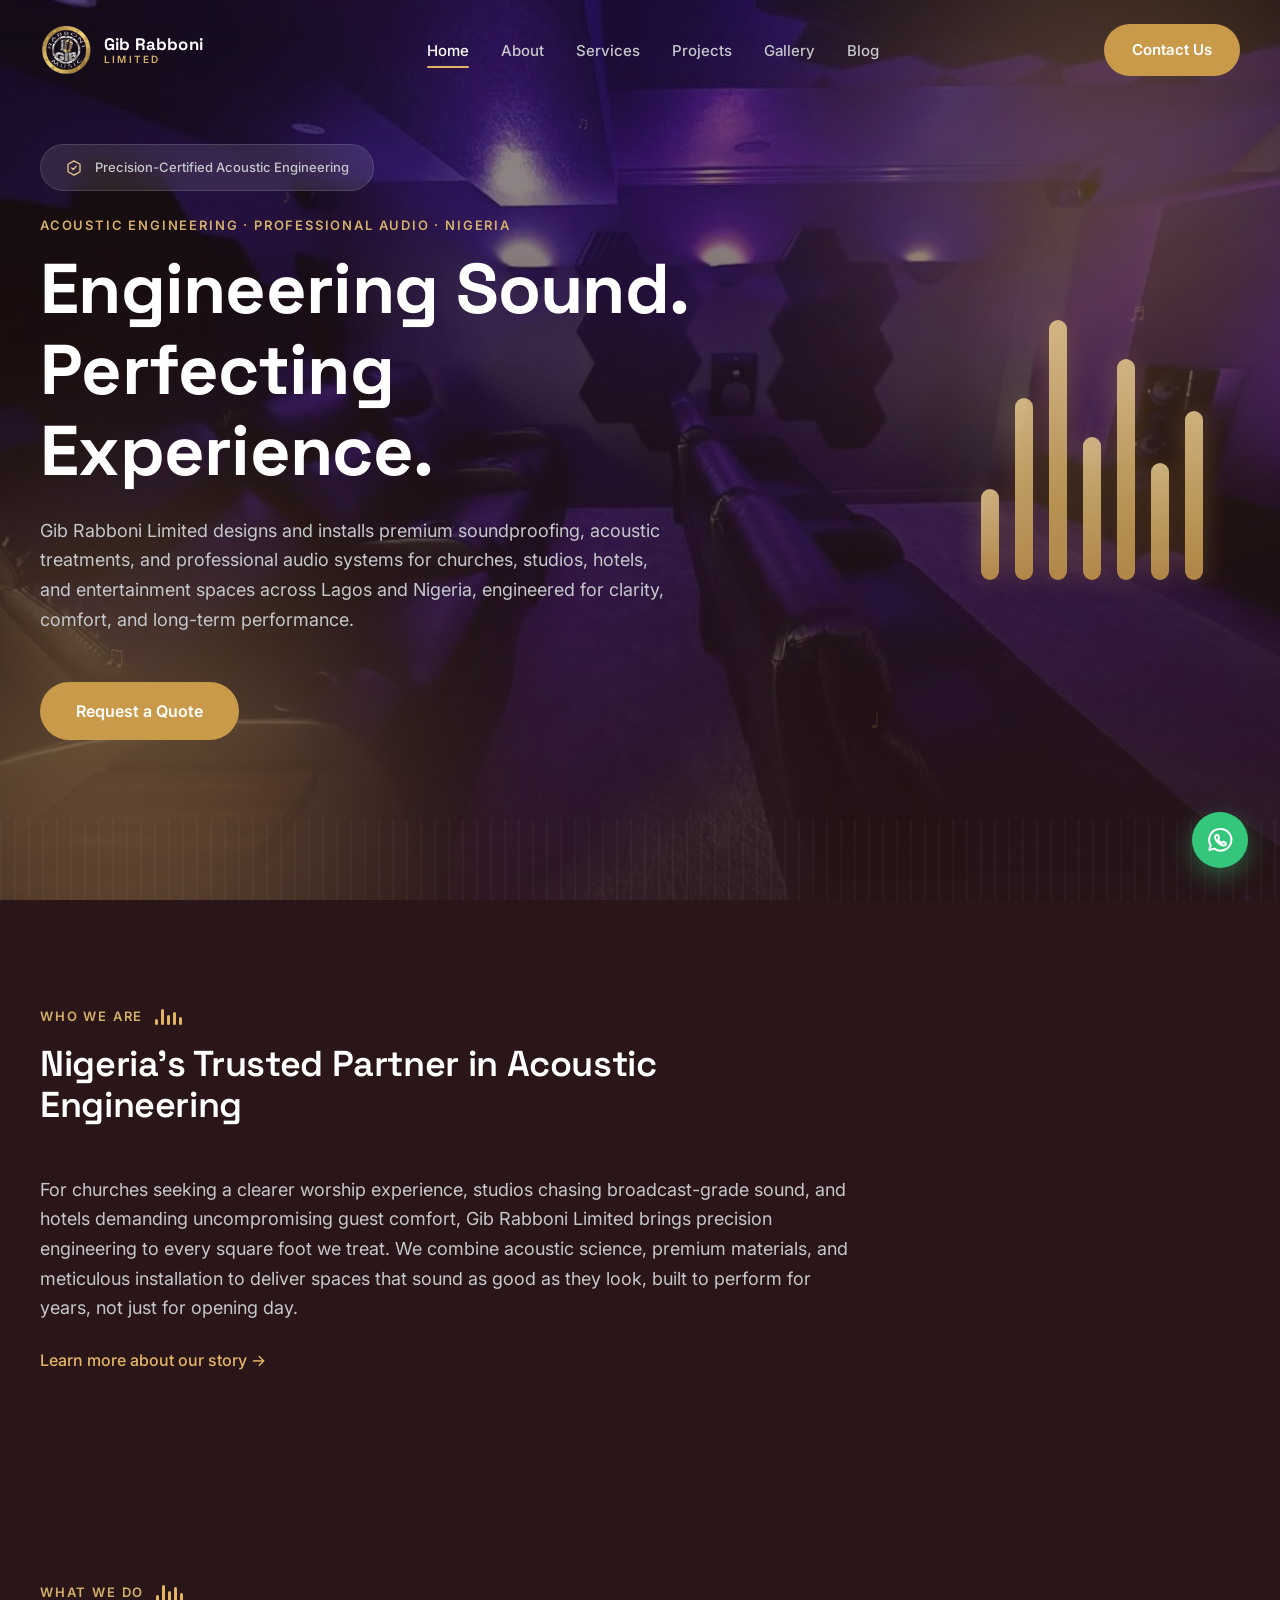
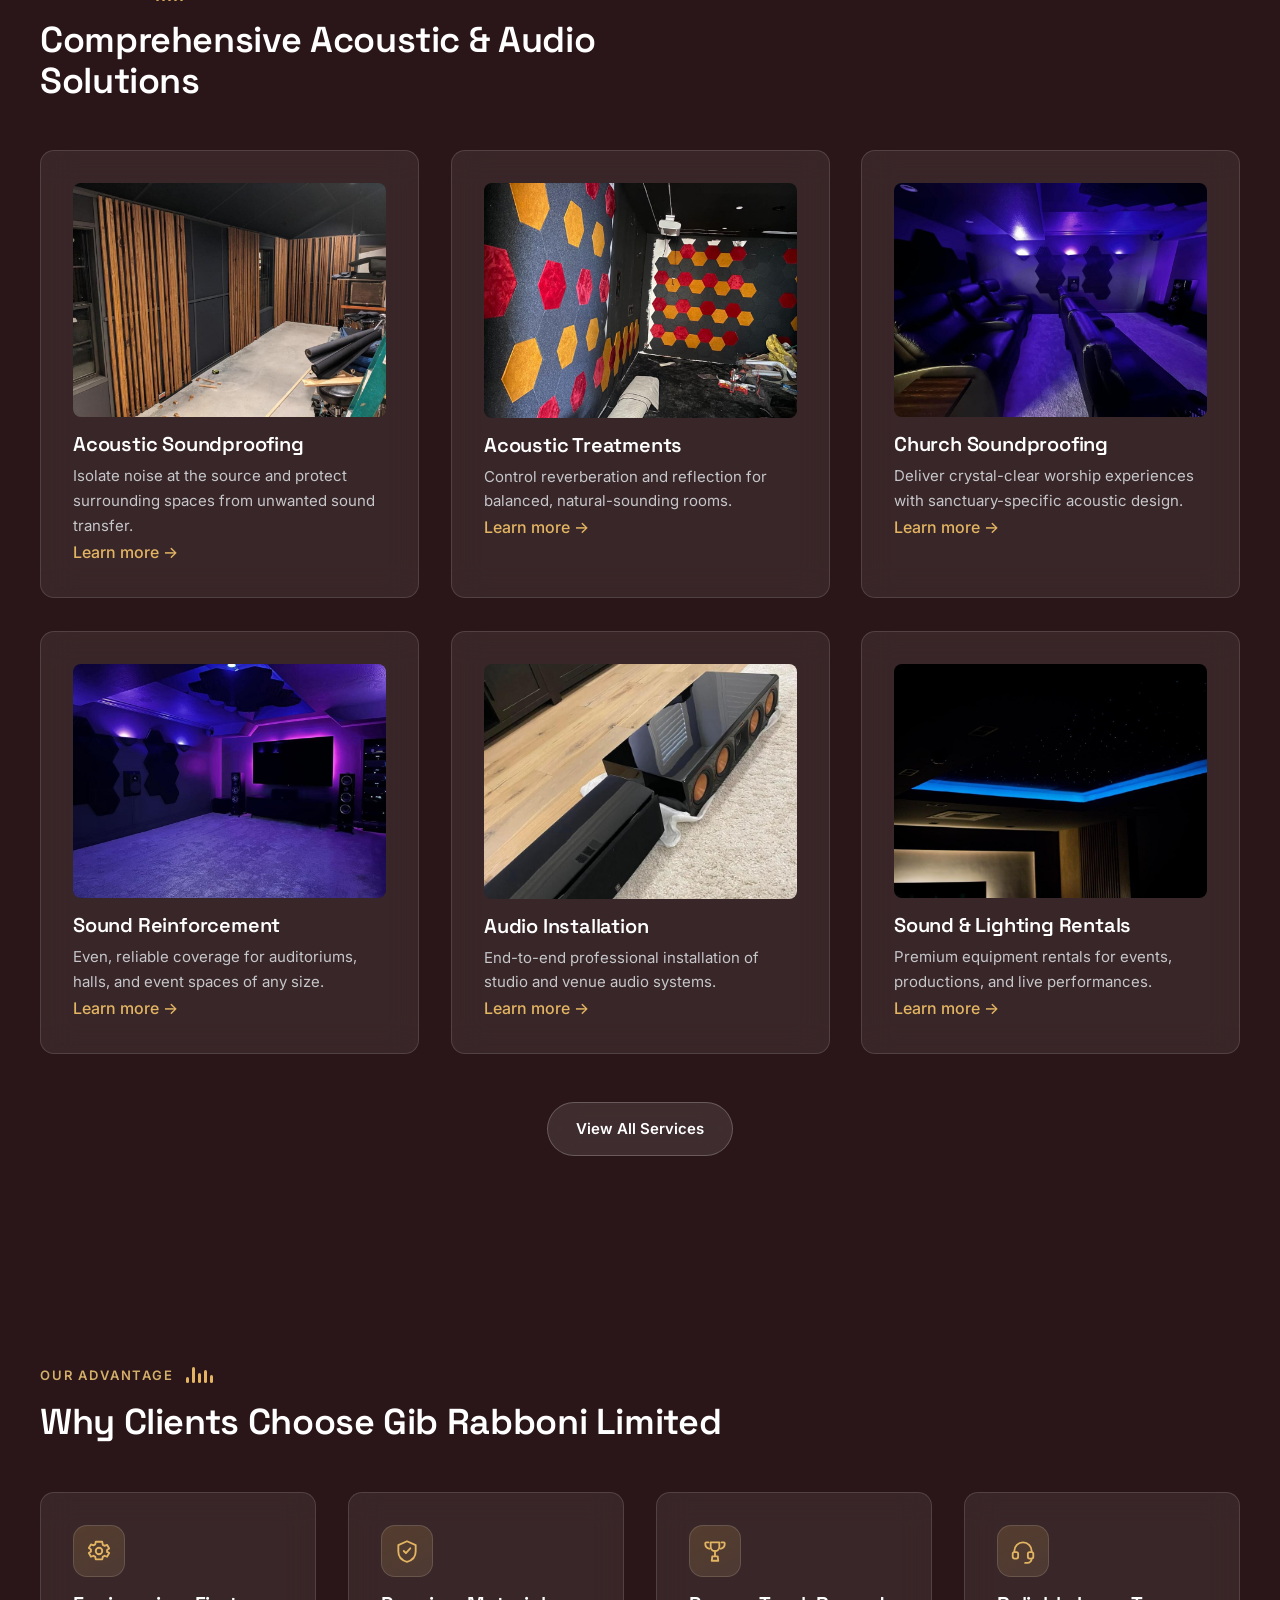
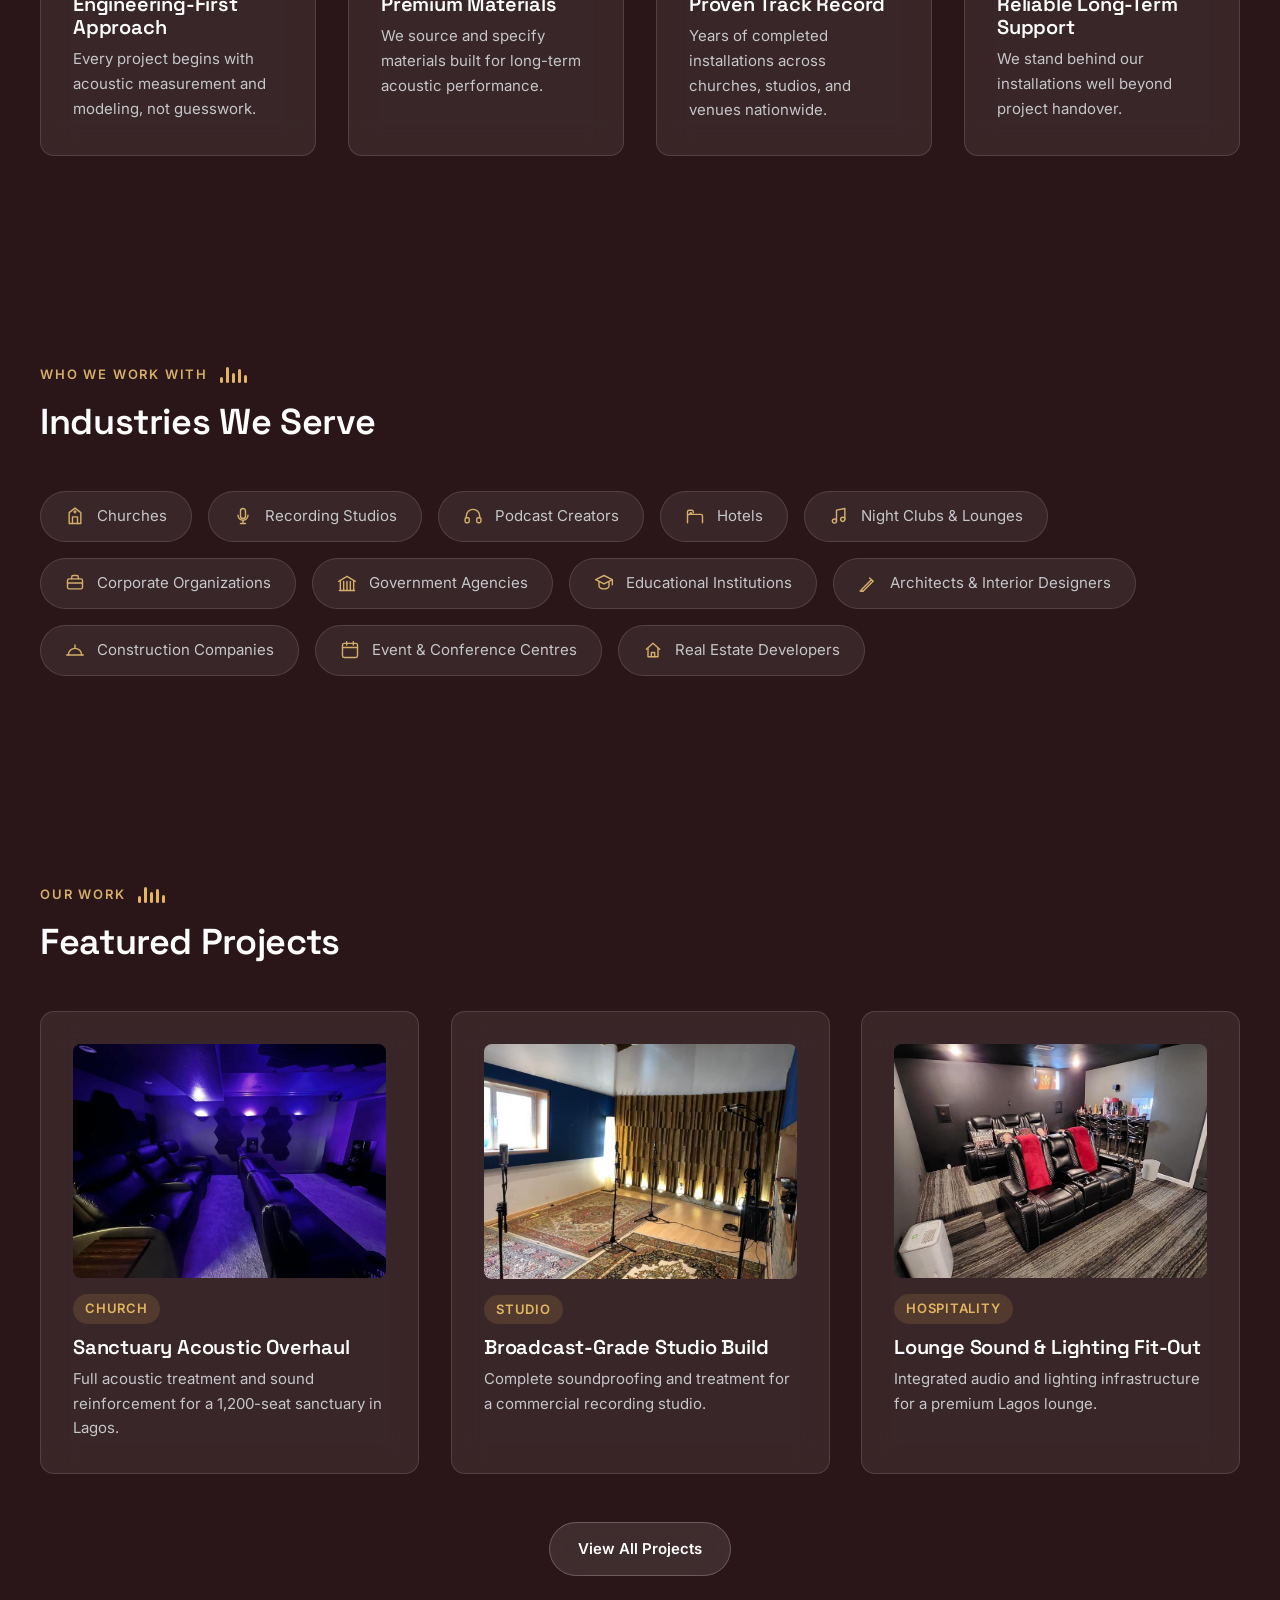
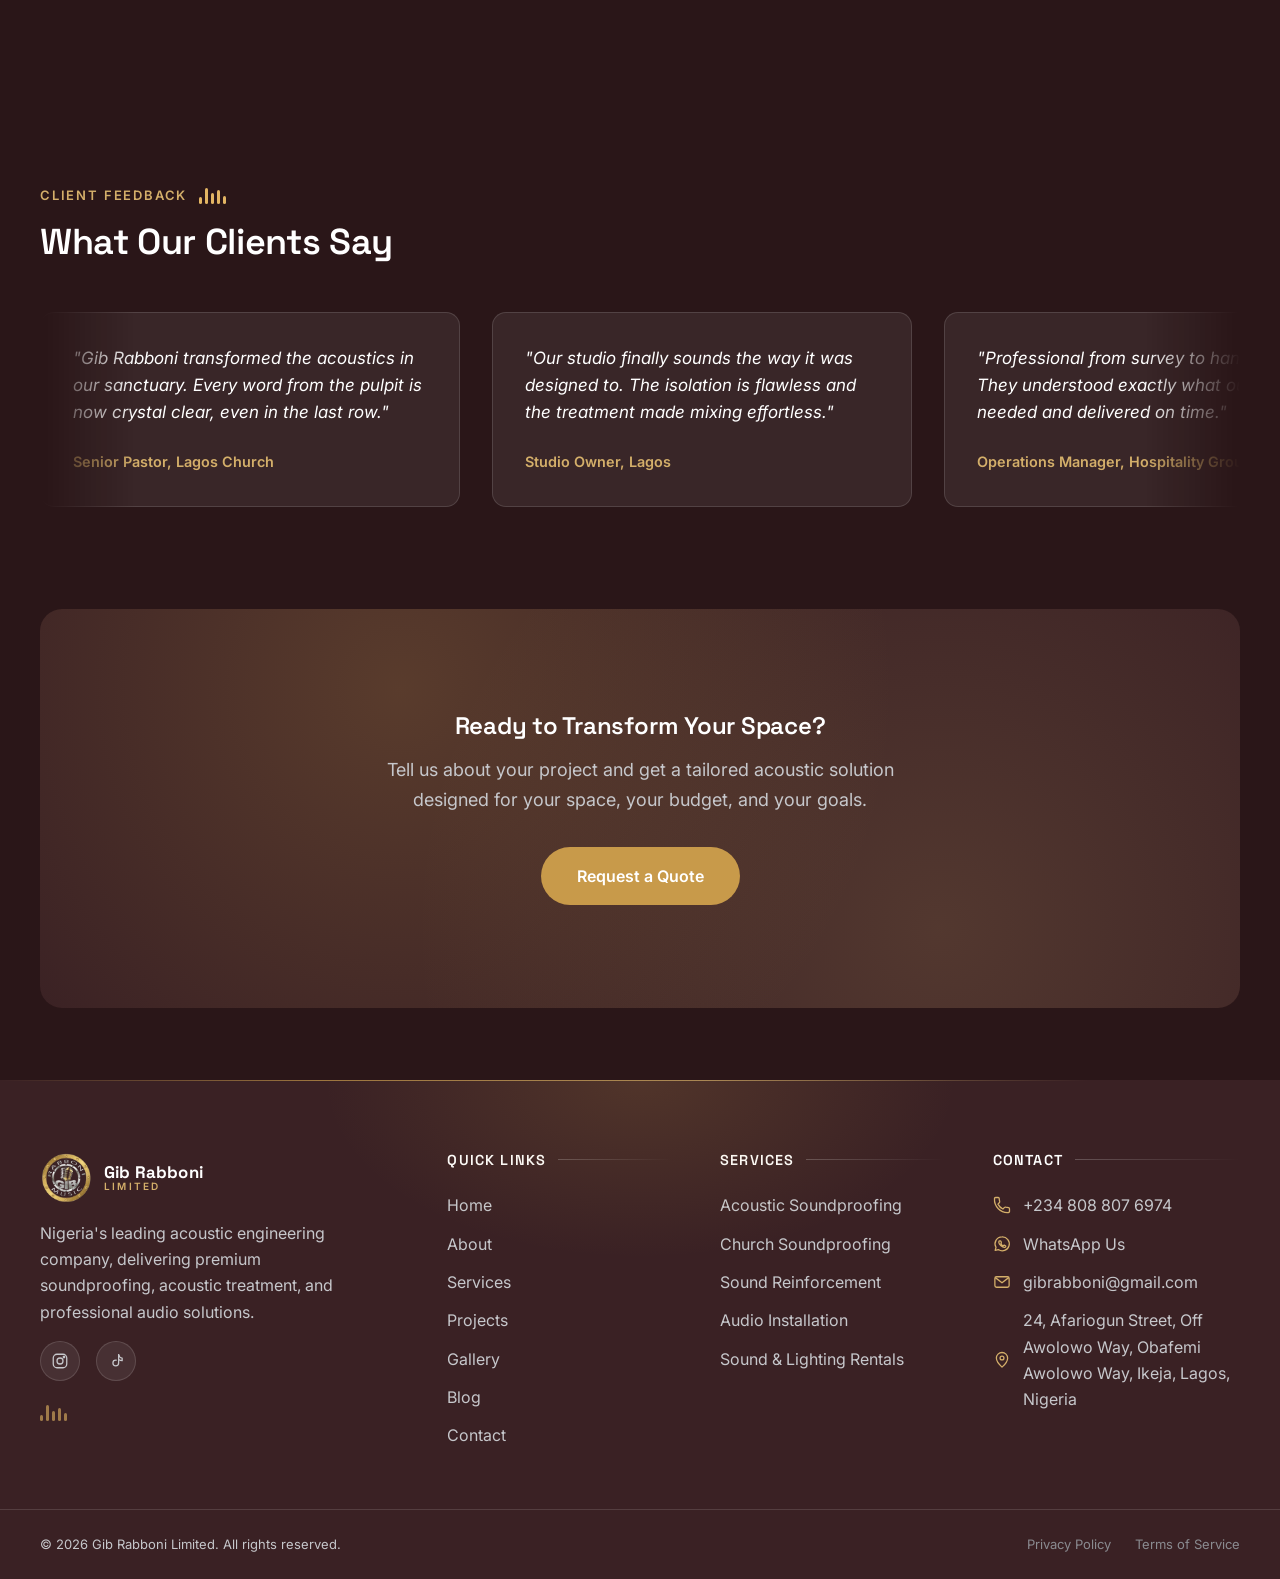
<file: index.html>
<!DOCTYPE html>
<html lang="en">
<head>
    <!-- ============================================================
         META / SEO
         ============================================================ -->
    <meta charset="UTF-8">
    <meta name="viewport" content="width=device-width, initial-scale=1.0">
    <title>Gib Rabboni Limited | Acoustic Engineering & Professional Audio Solutions in Lagos, Nigeria</title>
    <meta name="description" content="Gib Rabboni Limited is Nigeria's leading acoustic engineering company, delivering premium soundproofing, acoustic treatments, sound reinforcement, and professional audio installation for churches, studios, hotels, and corporate spaces in Lagos and across Nigeria.">
    <meta name="author" content="Gib Rabboni Limited">
    <meta name="theme-color" content="#2a1618">
    <link rel="canonical" href="https://www.gibrabboni.com/">

    <!-- Open Graph -->
    <meta property="og:type" content="website">
    <meta property="og:site_name" content="Gib Rabboni Limited">
    <meta property="og:title" content="Gib Rabboni Limited | Acoustic Engineering & Professional Audio Solutions">
    <meta property="og:description" content="Premium soundproofing, acoustic treatments, and professional audio installation for churches, studios, hotels, and corporate spaces across Nigeria.">
    <meta property="og:image" content="/images/hero/hero-home.jpg">
    <meta property="og:url" content="https://www.gibrabboni.com/">
    <meta property="og:locale" content="en_NG">

    <!-- Twitter Card -->
    <meta name="twitter:card" content="summary_large_image">
    <meta name="twitter:title" content="Gib Rabboni Limited | Acoustic Engineering & Professional Audio Solutions">
    <meta name="twitter:description" content="Nigeria's leading acoustic engineering company for churches, studios, hotels, and entertainment infrastructure.">
    <meta name="twitter:image" content="/images/hero/hero-home.jpg">

    <!-- Favicons -->
    <link rel="icon" type="image/png" sizes="32x32" href="/favicon/favicon-32x32.png">
    <link rel="icon" type="image/png" sizes="16x16" href="/favicon/favicon-16x16.png">
    <link rel="apple-touch-icon" sizes="180x180" href="/favicon/apple-touch-icon.png">
    <link rel="manifest" href="/favicon/site.webmanifest">

    <!-- Fonts (Google Fonts pairing: Space Grotesk + Inter) -->
    <link rel="preconnect" href="https://fonts.googleapis.com">
    <link rel="preconnect" href="https://fonts.gstatic.com" crossorigin>
    <link href="https://fonts.googleapis.com/css2?family=Space+Grotesk:wght@500;600;700&family=Inter:wght@400;500;600&display=swap" rel="stylesheet">

    <!-- Stylesheet -->
    <link rel="stylesheet" href="/css/style.css">

    <!-- Schema.org: Organization / LocalBusiness -->
    <script type="application/ld+json">
    {
        "@context": "https://schema.org",
        "@type": "LocalBusiness",
        "name": "Gib Rabboni Limited",
        "image": "https://www.gibrabboni.com/images/hero/hero-home.jpg",
        "url": "https://www.gibrabboni.com/",
        "telephone": "+234-808-807-6974",
        "priceRange": "$$",
        "address": {
            "@type": "PostalAddress",
            "streetAddress": "24, Afariogun Street, Off Awolowo Way, Obafemi Awolowo Way",
            "addressLocality": "Ikeja",
            "addressRegion": "Lagos",
            "addressCountry": "NG"
        },
        "areaServed": "Nigeria",
        "sameAs": [
            "https://www.instagram.com/gibrabboni",
            "https://www.facebook.com/gibrabboni",
            "https://www.linkedin.com/company/gibrabboni"
        ],
        "description": "Nigeria's leading acoustic engineering company providing soundproofing, acoustic treatments, sound reinforcement, sound design, audio installation, and entertainment infrastructure solutions."
    }
    </script>
</head>
<body>

    <!-- Skip link for keyboard/screen reader users -->
    <a class="skip-link" href="#main-content">Skip to main content</a>

    <!-- ============================================================
         HEADER / NAVIGATION
         ============================================================ -->
    <header class="site-header" id="site-header">
        <div class="container header__inner">

            <a href="/" class="logo-lockup" aria-label="Gib Rabboni Limited, Home"><span class="logo-lockup__mark"><img src="/images/brand/logo.png" alt="Gib Rabboni Limited emblem" width="52" height="52"></span><span class="logo-lockup__text"><span class="logo-lockup__name">Gib Rabboni</span><span class="logo-lockup__sub">Limited</span></span></a>

            <nav class="main-nav" aria-label="Primary navigation">
                <ul class="main-nav__list">
                    <li><a href="/" class="main-nav__link is-active" aria-current="page">Home</a></li>
                    <li><a href="/about/" class="main-nav__link">About</a></li>
                    <li><a href="/services/" class="main-nav__link">Services</a></li>
                    <li><a href="/projects/" class="main-nav__link">Projects</a></li>
                    <li><a href="/gallery/" class="main-nav__link">Gallery</a></li>
                    <li><a href="/blog/" class="main-nav__link">Blog</a></li>
                </ul>
            </nav>

            <div class="header__actions">
                <a href="/contact/" class="btn btn--primary">Contact Us</a>
            </div>

            <button class="hamburger" id="hamburger-btn" aria-label="Open menu" aria-expanded="false" aria-controls="mobile-menu">
                <span class="hamburger__line"></span>
                <span class="hamburger__line"></span>
                <span class="hamburger__line"></span>
            </button>
        </div>

        <!-- Mobile menu -->
        <nav class="mobile-menu" id="mobile-menu" aria-label="Mobile navigation" hidden>
            <button class="mobile-menu__close" id="mobile-menu-close" aria-label="Close menu">
                <svg viewBox="0 0 24 24" fill="none" stroke="currentColor" stroke-width="2" stroke-linecap="round" aria-hidden="true"><path d="M6 6l12 12M18 6L6 18"/></svg>
            </button>
            <ul class="mobile-menu__list">
                <li><a href="/" class="mobile-menu__link is-active" aria-current="page">Home</a></li>
                <li><a href="/about/" class="mobile-menu__link">About</a></li>
                <li><a href="/services/" class="mobile-menu__link">Services</a></li>
                <li><a href="/projects/" class="mobile-menu__link">Projects</a></li>
                <li><a href="/gallery/" class="mobile-menu__link">Gallery</a></li>
                <li><a href="/blog/" class="mobile-menu__link">Blog</a></li>
            </ul>
            <div class="mobile-menu__actions">
                <a href="/contact/" class="btn btn--primary btn--block">Contact Us</a>
                <a href="tel:+2348088076974" class="btn btn--secondary btn--block">Call Now</a>
            </div>
        </nav>
    </header>

    <!-- ============================================================
         MAIN CONTENT
         ============================================================ -->
    <main id="main-content">

        <!-- ========================================================
             HERO
             ======================================================== -->
        <section class="hero" aria-label="Introduction">
            <div class="hero__background" role="presentation">
                <img src="/images/hero/hero-home.jpg" alt="Home theater room with wood acoustic paneling and ambient blue lighting, installed by Gib Rabboni Limited" class="hero__bg-image is-active">
                <img src="/images/gallery/gallery-churches-01.jpg" alt="Acoustically treated hall with wood wall panels and ambient lighting" class="hero__bg-image">
                <img src="/images/gallery/gallery-studios-01.jpg" alt="Live recording room with microphone stands set up on rugs" class="hero__bg-image">
                <img src="/images/gallery/gallery-finished-01.jpg" alt="Finished home theater room with large projection screen" class="hero__bg-image">
                <img src="/images/gallery/gallery-lighting-01.jpg" alt="Ambient blue LED ceiling lighting in a treated room" class="hero__bg-image">
                <div class="hero__overlay"></div>
            </div>

            <div class="hero__decor" aria-hidden="true">
                <div class="hero__glow hero__glow--blue"></div>
                <div class="hero__glow hero__glow--gold"></div>
                <div class="hero__waveform"></div>
                <div class="note-field">
                    <span class="note">&#9835;</span>
                    <span class="note">&#9834;</span>
                    <span class="note">&#9836;</span>
                    <span class="note">&#9833;</span>
                    <span class="note">&#9835;</span>
                </div>
                <div class="hero__eq-decor">
                    <span></span><span></span><span></span><span></span><span></span><span></span><span></span>
                </div>
            </div>

            <div class="container hero__content">
                <div class="hero__badge">
                    <svg viewBox="0 0 24 24" fill="none" stroke="currentColor" stroke-width="1.7" stroke-linecap="round" stroke-linejoin="round" aria-hidden="true"><path d="M12 2.5 20 7v10L12 21.5 4 17V7l8-4.5Z"/><path d="m9 12 2 2 4-4.5"/></svg>
                    <span>Precision-Certified Acoustic Engineering</span>
                </div>
                <p class="eyebrow">Acoustic Engineering &middot; Professional Audio &middot; Nigeria</p>
                <h1 class="hero__title">Engineering Sound. Perfecting Experience.</h1>
                <p class="hero__subtitle">
                    Gib Rabboni Limited designs and installs premium soundproofing, acoustic treatments,
                    and professional audio systems for churches, studios, hotels, and entertainment
                    spaces across Lagos and Nigeria, engineered for clarity, comfort, and long-term
                    performance.
                </p>
                <div class="hero__actions">
                    <a href="/contact/" class="btn btn--primary btn--large">Request a Quote</a>
                </div>
            </div>
        </section>

        <!-- ========================================================
             COMPANY INTRODUCTION
             ======================================================== -->
        <section class="company-intro" id="company-intro">
            <div class="container">
                <div class="section-header">
                    <p class="eyebrow-row"><span class="eyebrow">Who We Are</span><span class="eq-bars" aria-hidden="true"><span class="eq-bars__bar"></span><span class="eq-bars__bar"></span><span class="eq-bars__bar"></span><span class="eq-bars__bar"></span><span class="eq-bars__bar"></span></span></p>
                    <h2 class="section-title">Nigeria's Trusted Partner in Acoustic Engineering</h2>
                </div>
                <div class="company-intro__grid">
                    <p class="company-intro__text">
                        For churches seeking a clearer worship experience, studios chasing broadcast-grade
                        sound, and hotels demanding uncompromising guest comfort, Gib Rabboni Limited brings
                        precision engineering to every square foot we treat. We combine acoustic science,
                        premium materials, and meticulous installation to deliver spaces that sound as good
                        as they look, built to perform for years, not just for opening day.
                    </p>
                    <a href="/about/" class="link-arrow">Learn more about our story &rarr;</a>
                </div>
            </div>
        </section>

        <!-- ========================================================
             FEATURED SERVICES
             ======================================================== -->
        <section class="featured-services" aria-labelledby="featured-services-title">
            <div class="container">
                <div class="section-header">
                    <p class="eyebrow-row"><span class="eyebrow">What We Do</span><span class="eq-bars" aria-hidden="true"><span class="eq-bars__bar"></span><span class="eq-bars__bar"></span><span class="eq-bars__bar"></span><span class="eq-bars__bar"></span><span class="eq-bars__bar"></span></span></p>
                    <h2 class="section-title" id="featured-services-title">Comprehensive Acoustic &amp; Audio Solutions</h2>
                </div>

                <div class="card-grid card-grid--services">
                    <article class="card card--service">
                        <img src="/images/services/service-acoustic-soundproofing.jpg" alt="Vertical wood acoustic slat wall paneling installed floor to ceiling" class="card__image" loading="lazy">
                        <h3 class="card__title">Acoustic Soundproofing</h3>
                        <p class="card__text">Isolate noise at the source and protect surrounding spaces from unwanted sound transfer.</p>
                        <a href="/services/#acoustic-soundproofing" class="link-arrow">Learn more &rarr;</a>
                    </article>

                    <article class="card card--service">
                        <img src="/images/services/service-acoustic-treatments.jpg" alt="Hexagonal acoustic treatment panels installed on a wall and ceiling" class="card__image" loading="lazy">
                        <h3 class="card__title">Acoustic Treatments</h3>
                        <p class="card__text">Control reverberation and reflection for balanced, natural-sounding rooms.</p>
                        <a href="/services/#acoustic-treatments" class="link-arrow">Learn more &rarr;</a>
                    </article>

                    <article class="card card--service">
                        <img src="/images/services/service-church-soundproofing.jpg" alt="Large acoustically treated hall with tiered seating and wood wall panels" class="card__image" loading="lazy">
                        <h3 class="card__title">Church Soundproofing</h3>
                        <p class="card__text">Deliver crystal-clear worship experiences with sanctuary-specific acoustic design.</p>
                        <a href="/services/#church-soundproofing" class="link-arrow">Learn more &rarr;</a>
                    </article>

                    <article class="card card--service">
                        <img src="/images/services/service-sound-reinforcement.jpg" alt="Speaker system installed alongside a wall-mounted display and equipment rack" class="card__image" loading="lazy">
                        <h3 class="card__title">Sound Reinforcement</h3>
                        <p class="card__text">Even, reliable coverage for auditoriums, halls, and event spaces of any size.</p>
                        <a href="/services/#sound-reinforcement" class="link-arrow">Learn more &rarr;</a>
                    </article>

                    <article class="card card--service">
                        <img src="/images/services/service-audio-installation.jpg" alt="Professional center channel speaker and subwoofer being installed" class="card__image" loading="lazy">
                        <h3 class="card__title">Audio Installation</h3>
                        <p class="card__text">End-to-end professional installation of studio and venue audio systems.</p>
                        <a href="/services/#audio-installation" class="link-arrow">Learn more &rarr;</a>
                    </article>

                    <article class="card card--service">
                        <img src="/images/services/service-sound-lighting-rentals.jpg" alt="Ambient blue LED lighting installed along a ceiling and screen wall" class="card__image" loading="lazy">
                        <h3 class="card__title">Sound &amp; Lighting Rentals</h3>
                        <p class="card__text">Premium equipment rentals for events, productions, and live performances.</p>
                        <a href="/services/#sound-lighting-rentals" class="link-arrow">Learn more &rarr;</a>
                    </article>
                </div>

                <div class="section-cta">
                    <a href="/services/" class="btn btn--secondary">View All Services</a>
                </div>
            </div>
        </section>

        <!-- ========================================================
             WHY CHOOSE US
             ======================================================== -->
        <section class="why-choose-us" aria-labelledby="why-choose-us-title">
            <div class="container">
                <div class="section-header">
                    <p class="eyebrow-row"><span class="eyebrow">Our Advantage</span><span class="eq-bars" aria-hidden="true"><span class="eq-bars__bar"></span><span class="eq-bars__bar"></span><span class="eq-bars__bar"></span><span class="eq-bars__bar"></span><span class="eq-bars__bar"></span></span></p>
                    <h2 class="section-title" id="why-choose-us-title">Why Clients Choose Gib Rabboni Limited</h2>
                </div>

                <div class="card-grid card-grid--features">
                    <article class="card card--feature">
                        <span class="icon-badge"><svg class="" viewBox="0 0 24 24" fill="none" stroke="currentColor" stroke-width="1.7" stroke-linecap="round" stroke-linejoin="round" aria-hidden="true"><circle cx="12" cy="12" r="3"/><path d="M19.4 12.9a7.4 7.4 0 0 0 0-1.8l2-1.4-2-3.4-2.3.9a7.6 7.6 0 0 0-1.6-.9L15 3.5h-6l-.5 2.4a7.6 7.6 0 0 0-1.6.9l-2.3-.9-2 3.4 2 1.4a7.4 7.4 0 0 0 0 1.8l-2 1.4 2 3.4 2.3-.9c.5.4 1 .7 1.6.9l.5 2.4h6l.5-2.4c.6-.2 1.1-.5 1.6-.9l2.3.9 2-3.4-2-1.4Z"/></svg></span>
                        <h3 class="card__title">Engineering-First Approach</h3>
                        <p class="card__text">Every project begins with acoustic measurement and modeling, not guesswork.</p>
                    </article>

                    <article class="card card--feature">
                        <span class="icon-badge"><svg class="" viewBox="0 0 24 24" fill="none" stroke="currentColor" stroke-width="1.7" stroke-linecap="round" stroke-linejoin="round" aria-hidden="true"><path d="M12 3 4 6.5v6c0 4.8 3.2 8.2 8 9.5 4.8-1.3 8-4.7 8-9.5v-6L12 3Z"/><path d="m9 12 2 2 4-4.5"/></svg></span>
                        <h3 class="card__title">Premium Materials</h3>
                        <p class="card__text">We source and specify materials built for long-term acoustic performance.</p>
                    </article>

                    <article class="card card--feature">
                        <span class="icon-badge"><svg class="" viewBox="0 0 24 24" fill="none" stroke="currentColor" stroke-width="1.7" stroke-linecap="round" stroke-linejoin="round" aria-hidden="true"><path d="M8 4h8v4a4 4 0 0 1-8 0V4Z"/><path d="M6 4H4a1 1 0 0 0-1 1c0 2.5 1.6 4.3 3.6 4.9M18 4h2a1 1 0 0 1 1 1c0 2.5-1.6 4.3-3.6 4.9"/><path d="M12 13v4M9 21h6M9.5 17h5l.5 4H9l.5-4Z"/></svg></span>
                        <h3 class="card__title">Proven Track Record</h3>
                        <p class="card__text">Years of completed installations across churches, studios, and venues nationwide.</p>
                    </article>

                    <article class="card card--feature">
                        <span class="icon-badge"><svg class="" viewBox="0 0 24 24" fill="none" stroke="currentColor" stroke-width="1.7" stroke-linecap="round" stroke-linejoin="round" aria-hidden="true"><path d="M4 13v-1a8 8 0 0 1 16 0v1"/><rect x="2.5" y="13" width="5" height="6" rx="1.6"/><rect x="16.5" y="13" width="5" height="6" rx="1.6"/><path d="M20 19a4 4 0 0 1-4 4h-2"/></svg></span>
                        <h3 class="card__title">Reliable Long-Term Support</h3>
                        <p class="card__text">We stand behind our installations well beyond project handover.</p>
                    </article>
                </div>
            </div>
        </section>

        <!-- ========================================================
             INDUSTRIES WE SERVE
             ======================================================== -->
        <section class="industries" aria-labelledby="industries-title">
            <div class="container">
                <div class="section-header">
                    <p class="eyebrow-row"><span class="eyebrow">Who We Work With</span><span class="eq-bars" aria-hidden="true"><span class="eq-bars__bar"></span><span class="eq-bars__bar"></span><span class="eq-bars__bar"></span><span class="eq-bars__bar"></span><span class="eq-bars__bar"></span></span></p>
                    <h2 class="section-title" id="industries-title">Industries We Serve</h2>
                </div>

                <ul class="industries__list">
                    <li class="industries__item" data-animate="fade-up" style="transition-delay:0ms"><svg viewBox="0 0 24 24" fill="none" stroke="currentColor" stroke-width="1.7" stroke-linecap="round" stroke-linejoin="round" aria-hidden="true"><path d="M12 2.5 19 8v13H5V8l7-5.5Z"/><path d="M9 21V13h6v8M12 5.5v3M10.5 7h3"/></svg><span>Churches</span></li>
                    <li class="industries__item" data-animate="fade-up" style="transition-delay:60ms"><svg viewBox="0 0 24 24" fill="none" stroke="currentColor" stroke-width="1.7" stroke-linecap="round" stroke-linejoin="round" aria-hidden="true"><path d="M12 15a3 3 0 0 0 3-3V6a3 3 0 0 0-6 0v6a3 3 0 0 0 3 3Z"/><path d="M6 11a6 6 0 0 0 12 0"/><path d="M12 17v4M9 21h6"/></svg><span>Recording Studios</span></li>
                    <li class="industries__item" data-animate="fade-up" style="transition-delay:120ms"><svg viewBox="0 0 24 24" fill="none" stroke="currentColor" stroke-width="1.7" stroke-linecap="round" stroke-linejoin="round" aria-hidden="true"><path d="M4 14v-2a8 8 0 0 1 16 0v2"/><rect x="2.5" y="14" width="5" height="6" rx="1.6"/><rect x="16.5" y="14" width="5" height="6" rx="1.6"/></svg><span>Podcast Creators</span></li>
                    <li class="industries__item" data-animate="fade-up" style="transition-delay:180ms"><svg viewBox="0 0 24 24" fill="none" stroke="currentColor" stroke-width="1.7" stroke-linecap="round" stroke-linejoin="round" aria-hidden="true"><path d="M3 18v-6a2 2 0 0 1 2-2h14a2 2 0 0 1 2 2v6"/><path d="M3 18v2M21 18v2"/><path d="M3 12V7a2 2 0 0 1 2-2h3a2 2 0 0 1 2 2v1"/><circle cx="7" cy="9" r="1"/></svg><span>Hotels</span></li>
                    <li class="industries__item" data-animate="fade-up" style="transition-delay:240ms"><svg viewBox="0 0 24 24" fill="none" stroke="currentColor" stroke-width="1.7" stroke-linecap="round" stroke-linejoin="round" aria-hidden="true"><path d="M9 18V5l10-2v13"/><circle cx="6.5" cy="18" r="2.5"/><circle cx="16.5" cy="16" r="2.5"/></svg><span>Night Clubs &amp; Lounges</span></li>
                    <li class="industries__item" data-animate="fade-up" style="transition-delay:300ms"><svg viewBox="0 0 24 24" fill="none" stroke="currentColor" stroke-width="1.7" stroke-linecap="round" stroke-linejoin="round" aria-hidden="true"><rect x="3" y="7" width="18" height="12" rx="2"/><path d="M8 7V5a2 2 0 0 1 2-2h4a2 2 0 0 1 2 2v2"/><path d="M3 12h18"/></svg><span>Corporate Organizations</span></li>
                    <li class="industries__item" data-animate="fade-up" style="transition-delay:0ms"><svg viewBox="0 0 24 24" fill="none" stroke="currentColor" stroke-width="1.7" stroke-linecap="round" stroke-linejoin="round" aria-hidden="true"><path d="M3 21h18"/><path d="M4 21V10M20 21V10"/><path d="m2 10 10-6 10 6"/><path d="M8 10v11M12 10v11M16 10v11"/></svg><span>Government Agencies</span></li>
                    <li class="industries__item" data-animate="fade-up" style="transition-delay:60ms"><svg viewBox="0 0 24 24" fill="none" stroke="currentColor" stroke-width="1.7" stroke-linecap="round" stroke-linejoin="round" aria-hidden="true"><path d="M12 3 2 8l10 5 10-5-10-5Z"/><path d="M6 10.5V16c0 1.5 2.7 3 6 3s6-1.5 6-3v-5.5"/><path d="M22 8v6"/></svg><span>Educational Institutions</span></li>
                    <li class="industries__item" data-animate="fade-up" style="transition-delay:120ms"><svg viewBox="0 0 24 24" fill="none" stroke="currentColor" stroke-width="1.7" stroke-linecap="round" stroke-linejoin="round" aria-hidden="true"><path d="M4 20 16 8l2 2L6 22H4v-2Z"/><path d="M14 6l4 4"/><path d="M2.5 21.5h3"/></svg><span>Architects &amp; Interior Designers</span></li>
                    <li class="industries__item" data-animate="fade-up" style="transition-delay:180ms"><svg viewBox="0 0 24 24" fill="none" stroke="currentColor" stroke-width="1.7" stroke-linecap="round" stroke-linejoin="round" aria-hidden="true"><path d="M4 18a8 8 0 0 1 16 0"/><path d="M2 18h20"/><path d="M12 6v4"/></svg><span>Construction Companies</span></li>
                    <li class="industries__item" data-animate="fade-up" style="transition-delay:240ms"><svg viewBox="0 0 24 24" fill="none" stroke="currentColor" stroke-width="1.7" stroke-linecap="round" stroke-linejoin="round" aria-hidden="true"><rect x="3" y="4" width="18" height="17" rx="2"/><path d="M3 9h18M8 2v4M16 2v4"/></svg><span>Event &amp; Conference Centres</span></li>
                    <li class="industries__item" data-animate="fade-up" style="transition-delay:300ms"><svg viewBox="0 0 24 24" fill="none" stroke="currentColor" stroke-width="1.7" stroke-linecap="round" stroke-linejoin="round" aria-hidden="true"><path d="m4 11 8-7 8 7"/><path d="M6 10v10h12V10"/><path d="M10 20v-5h4v5"/></svg><span>Real Estate Developers</span></li>
                </ul>
            </div>
        </section>

        <!-- ========================================================
             FEATURED PROJECTS
             ======================================================== -->
        <section class="featured-projects" aria-labelledby="featured-projects-title">
            <div class="container">
                <div class="section-header">
                    <p class="eyebrow-row"><span class="eyebrow">Our Work</span><span class="eq-bars" aria-hidden="true"><span class="eq-bars__bar"></span><span class="eq-bars__bar"></span><span class="eq-bars__bar"></span><span class="eq-bars__bar"></span><span class="eq-bars__bar"></span></span></p>
                    <h2 class="section-title" id="featured-projects-title">Featured Projects</h2>
                </div>

                <div class="card-grid card-grid--projects">
                    <article class="card card--project">
                        <img src="/images/projects/project-church-sanctuary.jpg" alt="Completed large hall acoustic treatment with tiered seating and wood wall panels" class="card__image" loading="lazy">
                        <span class="tag">Church</span>
                        <h3 class="card__title">Sanctuary Acoustic Overhaul</h3>
                        <p class="card__text">Full acoustic treatment and sound reinforcement for a 1,200-seat sanctuary in Lagos.</p>
                    </article>

                    <article class="card card--project">
                        <img src="/images/projects/project-recording-studio.jpg" alt="Live recording room with microphone stands and acoustic treatment" class="card__image" loading="lazy">
                        <span class="tag">Studio</span>
                        <h3 class="card__title">Broadcast-Grade Studio Build</h3>
                        <p class="card__text">Complete soundproofing and treatment for a commercial recording studio.</p>
                    </article>

                    <article class="card card--project">
                        <img src="/images/projects/project-hotel-lounge.jpg" alt="Lounge-style theater room with bar seating and recliners" class="card__image" loading="lazy">
                        <span class="tag">Hospitality</span>
                        <h3 class="card__title">Lounge Sound &amp; Lighting Fit-Out</h3>
                        <p class="card__text">Integrated audio and lighting infrastructure for a premium Lagos lounge.</p>
                    </article>
                </div>

                <div class="section-cta">
                    <a href="/projects/" class="btn btn--secondary">View All Projects</a>
                </div>
            </div>
        </section>

        <!-- ========================================================
             TESTIMONIALS
             ======================================================== -->
        <section class="testimonials" aria-labelledby="testimonials-title">
            <div class="container">
                <div class="section-header">
                    <p class="eyebrow-row"><span class="eyebrow">Client Feedback</span><span class="eq-bars" aria-hidden="true"><span class="eq-bars__bar"></span><span class="eq-bars__bar"></span><span class="eq-bars__bar"></span><span class="eq-bars__bar"></span><span class="eq-bars__bar"></span></span></p>
                    <h2 class="section-title" id="testimonials-title">What Our Clients Say</h2>
                </div>

                <div class="testimonial-marquee">
                    <div class="testimonial-marquee__track">
                        <blockquote class="card testimonial-card">
                            <p class="testimonial-card__quote">"Gib Rabboni transformed the acoustics in our sanctuary. Every word from the pulpit is now crystal clear, even in the last row."</p>
                            <footer class="testimonial-card__author">Senior Pastor, Lagos Church</footer>
                        </blockquote>
                        <blockquote class="card testimonial-card">
                            <p class="testimonial-card__quote">"Our studio finally sounds the way it was designed to. The isolation is flawless and the treatment made mixing effortless."</p>
                            <footer class="testimonial-card__author">Studio Owner, Lagos</footer>
                        </blockquote>
                        <blockquote class="card testimonial-card">
                            <p class="testimonial-card__quote">"Professional from survey to handover. They understood exactly what our lounge needed and delivered on time."</p>
                            <footer class="testimonial-card__author">Operations Manager, Hospitality Group</footer>
                        </blockquote>
                        <blockquote class="card testimonial-card" aria-hidden="true">
                            <p class="testimonial-card__quote">"Gib Rabboni transformed the acoustics in our sanctuary. Every word from the pulpit is now crystal clear, even in the last row."</p>
                            <footer class="testimonial-card__author">Senior Pastor, Lagos Church</footer>
                        </blockquote>
                        <blockquote class="card testimonial-card" aria-hidden="true">
                            <p class="testimonial-card__quote">"Our studio finally sounds the way it was designed to. The isolation is flawless and the treatment made mixing effortless."</p>
                            <footer class="testimonial-card__author">Studio Owner, Lagos</footer>
                        </blockquote>
                        <blockquote class="card testimonial-card" aria-hidden="true">
                            <p class="testimonial-card__quote">"Professional from survey to handover. They understood exactly what our lounge needed and delivered on time."</p>
                            <footer class="testimonial-card__author">Operations Manager, Hospitality Group</footer>
                        </blockquote>
                    </div>
                </div>
            </div>
        </section>

        <!-- ========================================================
             FINAL CALL TO ACTION
             ======================================================== -->
        <section class="cta-band" aria-labelledby="cta-band-title">
            <div class="cta-band__decor" aria-hidden="true"></div><div class="note-field"><span class="note">&#9835;</span><span class="note">&#9834;</span><span class="note">&#9836;</span><span class="note">&#9833;</span></div>
            <div class="container cta-band__content">
                <h2 class="cta-band__title" id="cta-band-title">Ready to Transform Your Space?</h2>
                <p class="cta-band__text">Tell us about your project and get a tailored acoustic solution designed for your space, your budget, and your goals.</p>
                <div class="cta-band__actions">
                    <a href="/contact/" class="btn btn--primary btn--large">Request a Quote</a>
                </div>
            </div>
        </section>

    </main>

    <!-- ============================================================
         FOOTER
         ============================================================ -->
    <footer class="site-footer">
        <div class="container footer__grid">

            <div class="footer__col footer__col--brand">
                <a href="/" class="logo-lockup" aria-label="Gib Rabboni Limited, Home"><span class="logo-lockup__mark"><img src="/images/brand/logo.png" alt="Gib Rabboni Limited emblem" width="52" height="52"></span><span class="logo-lockup__text"><span class="logo-lockup__name">Gib Rabboni</span><span class="logo-lockup__sub">Limited</span></span></a>
                <p class="footer__text">Nigeria's leading acoustic engineering company, delivering premium soundproofing, acoustic treatment, and professional audio solutions.</p>
                <ul class="footer__social" aria-label="Social media links">
                    <li><a href="https://www.instagram.com/gibrabboni?igsh=MTg4dmE5OWlzd2l6MQ%3D%3D&amp;utm_source=qr" target="_blank" rel="noopener" aria-label="Gib Rabboni on Instagram"><svg class="mini-icon" viewBox="0 0 24 24" fill="none" stroke="currentColor" stroke-width="1.7" stroke-linecap="round" stroke-linejoin="round" aria-hidden="true"><rect x="3" y="3" width="18" height="18" rx="5"/><circle cx="12" cy="12" r="4"/><circle cx="17.3" cy="6.7" r="1"/></svg></a></li>
                    <li><a href="https://www.tiktok.com/@gibrabboni?_r=1&amp;_t=ZS-98AgWlw9CQX" target="_blank" rel="noopener" aria-label="Gib Rabboni on TikTok"><svg class="mini-icon" viewBox="0 0 24 24" fill="none" stroke="currentColor" stroke-width="1.7" stroke-linecap="round" stroke-linejoin="round" aria-hidden="true"><path d="M15.5 3.5v11.2a3.8 3.8 0 1 1-3.8-3.8c.2 0 .4 0 .6.03"/><path d="M15.5 3.5c.5 2.5 2.3 4.3 4.7 4.7v3.3a7.8 7.8 0 0 1-4.7-1.6"/></svg></a></li>
                </ul>
                <div class="footer__eq eq-bars" aria-hidden="true"><span class="eq-bars__bar"></span><span class="eq-bars__bar"></span><span class="eq-bars__bar"></span><span class="eq-bars__bar"></span><span class="eq-bars__bar"></span></div>
            </div>

            <nav class="footer__col" aria-label="Quick links">
                <h3 class="footer__heading">Quick Links</h3>
                <ul class="footer__links">
                    <li><a href="/">Home</a></li>
                    <li><a href="/about/">About</a></li>
                    <li><a href="/services/">Services</a></li>
                    <li><a href="/projects/">Projects</a></li>
                    <li><a href="/gallery/">Gallery</a></li>
                    <li><a href="/blog/">Blog</a></li>
                    <li><a href="/contact/">Contact</a></li>
                </ul>
            </nav>

            <nav class="footer__col" aria-label="Our services">
                <h3 class="footer__heading">Services</h3>
                <ul class="footer__links">
                    <li><a href="/services/#acoustic-soundproofing">Acoustic Soundproofing</a></li>
                    <li><a href="/services/#church-soundproofing">Church Soundproofing</a></li>
                    <li><a href="/services/#sound-reinforcement">Sound Reinforcement</a></li>
                    <li><a href="/services/#audio-installation">Audio Installation</a></li>
                    <li><a href="/services/#sound-lighting-rentals">Sound &amp; Lighting Rentals</a></li>
                </ul>
            </nav>

            <div class="footer__col">
                <h3 class="footer__heading">Contact</h3>
                <ul class="footer__links footer__links--contact">
                    <li class="footer__contact-item"><svg class="mini-icon" viewBox="0 0 24 24" fill="none" stroke="currentColor" stroke-width="1.7" stroke-linecap="round" stroke-linejoin="round" aria-hidden="true"><path d="M6.6 10.8a15 15 0 0 0 6.6 6.6l2.2-2.2a1.4 1.4 0 0 1 1.5-.3c1.2.4 2.5.6 3.8.6a1.4 1.4 0 0 1 1.3 1.4v3.5A1.4 1.4 0 0 1 20.6 22 17.4 17.4 0 0 1 2 3.4 1.4 1.4 0 0 1 3.4 2h3.5a1.4 1.4 0 0 1 1.4 1.3c0 1.3.2 2.6.6 3.8a1.4 1.4 0 0 1-.3 1.5L6.6 10.8Z"/></svg><a href="tel:+2348088076974">+234 808 807 6974</a></li>
                    <li class="footer__contact-item"><svg class="mini-icon" viewBox="0 0 24 24" fill="none" stroke="currentColor" stroke-width="1.7" stroke-linecap="round" stroke-linejoin="round" aria-hidden="true"><path d="M12 2.5a9.3 9.3 0 0 0-8 14l-1.1 4 4.2-1.1a9.3 9.3 0 1 0 4.9-16.9Z"/><path d="M8.3 8.4c.2-.6.6-.6 1-.6h.6c.2 0 .4 0 .6.5l.7 1.8c.1.2 0 .4-.1.6l-.5.6c-.1.2-.2.3 0 .6.5.9 1.8 2.1 2.7 2.5.2.1.4.1.5-.1l.6-.7c.2-.2.4-.2.6-.1l1.7.9c.2.1.4.2.4.5 0 .8-.7 1.6-1.5 1.7-1.3.2-2.9-.3-4.9-2.1-1.7-1.5-2.7-3.1-2.9-4.4-.1-.7 0-1.4.5-2.2Z"/></svg><a href="https://wa.me/2348088076974" target="_blank" rel="noopener">WhatsApp Us</a></li>
                    <li class="footer__contact-item"><svg class="mini-icon" viewBox="0 0 24 24" fill="none" stroke="currentColor" stroke-width="1.7" stroke-linecap="round" stroke-linejoin="round" aria-hidden="true"><rect x="2.5" y="5" width="19" height="14" rx="2.2"/><path d="m3.5 6.5 8.5 6.5 8.5-6.5"/></svg><a href="mailto:gibrabboni@gmail.com">gibrabboni@gmail.com</a></li>
                    <li class="footer__contact-item"><svg class="mini-icon" viewBox="0 0 24 24" fill="none" stroke="currentColor" stroke-width="1.7" stroke-linecap="round" stroke-linejoin="round" aria-hidden="true"><path d="M12 21.5S4.5 14.8 4.5 9.5a7.5 7.5 0 0 1 15 0c0 5.3-7.5 12-7.5 12Z"/><circle cx="12" cy="9.3" r="2.6"/></svg><span>24, Afariogun Street, Off Awolowo Way, Obafemi Awolowo Way, Ikeja, Lagos, Nigeria</span></li>
                </ul>
            </div>

        </div>

        <div class="container footer__bottom">
            <p>&copy; <span id="current-year">2026</span> Gib Rabboni Limited. All rights reserved.</p>
            <div class="footer__legal-links">
                <a href="/privacy-policy/">Privacy Policy</a>
                <a href="/terms-of-service/">Terms of Service</a>
            </div>
        </div>
    </footer>

    <!-- Back to top -->

    <a href="https://wa.me/2348088076974" class="whatsapp-widget" target="_blank" rel="noopener" aria-label="Chat with us on WhatsApp">
        <svg viewBox="0 0 24 24" fill="none" stroke="currentColor" stroke-width="1.7" stroke-linecap="round" stroke-linejoin="round" aria-hidden="true"><path d="M12 2.5a9.3 9.3 0 0 0-8 14l-1.1 4 4.2-1.1a9.3 9.3 0 1 0 4.9-16.9Z"/><path d="M8.3 8.4c.2-.6.6-.6 1-.6h.6c.2 0 .4 0 .6.5l.7 1.8c.1.2 0 .4-.1.6l-.5.6c-.1.2-.2.3 0 .6.5.9 1.8 2.1 2.7 2.5.2.1.4.1.5-.1l.6-.7c.2-.2.4-.2.6-.1l1.7.9c.2.1.4.2.4.5 0 .8-.7 1.6-1.5 1.7-1.3.2-2.9-.3-4.9-2.1-1.7-1.5-2.7-3.1-2.9-4.4-.1-.7 0-1.4.5-2.2Z"/></svg>
    </a>
    <button class="back-to-top" id="back-to-top" aria-label="Back to top" hidden>
        <span aria-hidden="true">&uarr;</span>
    </button>

    <!-- Scroll progress indicator -->
    <div class="scroll-progress" id="scroll-progress" aria-hidden="true"></div>

    <script src="/js/script.js" defer></script>
</body>
</html>
</file>
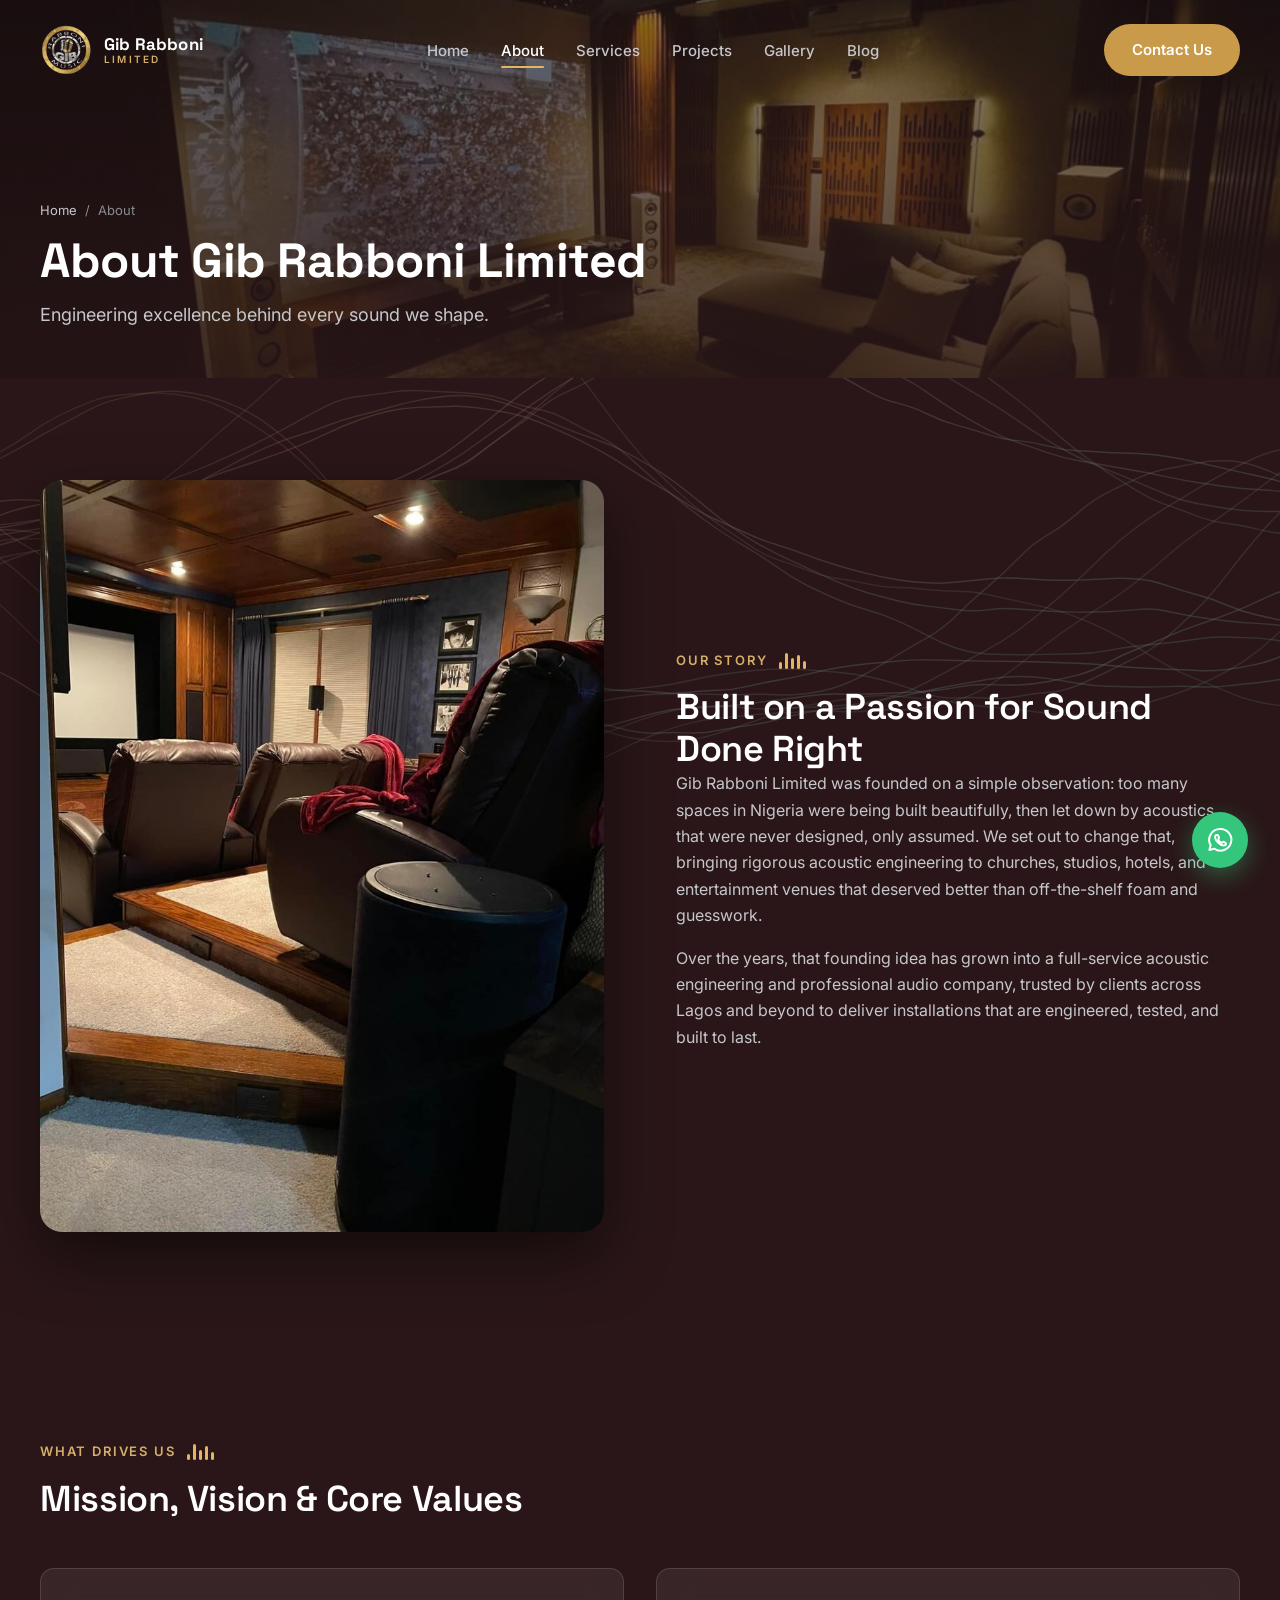
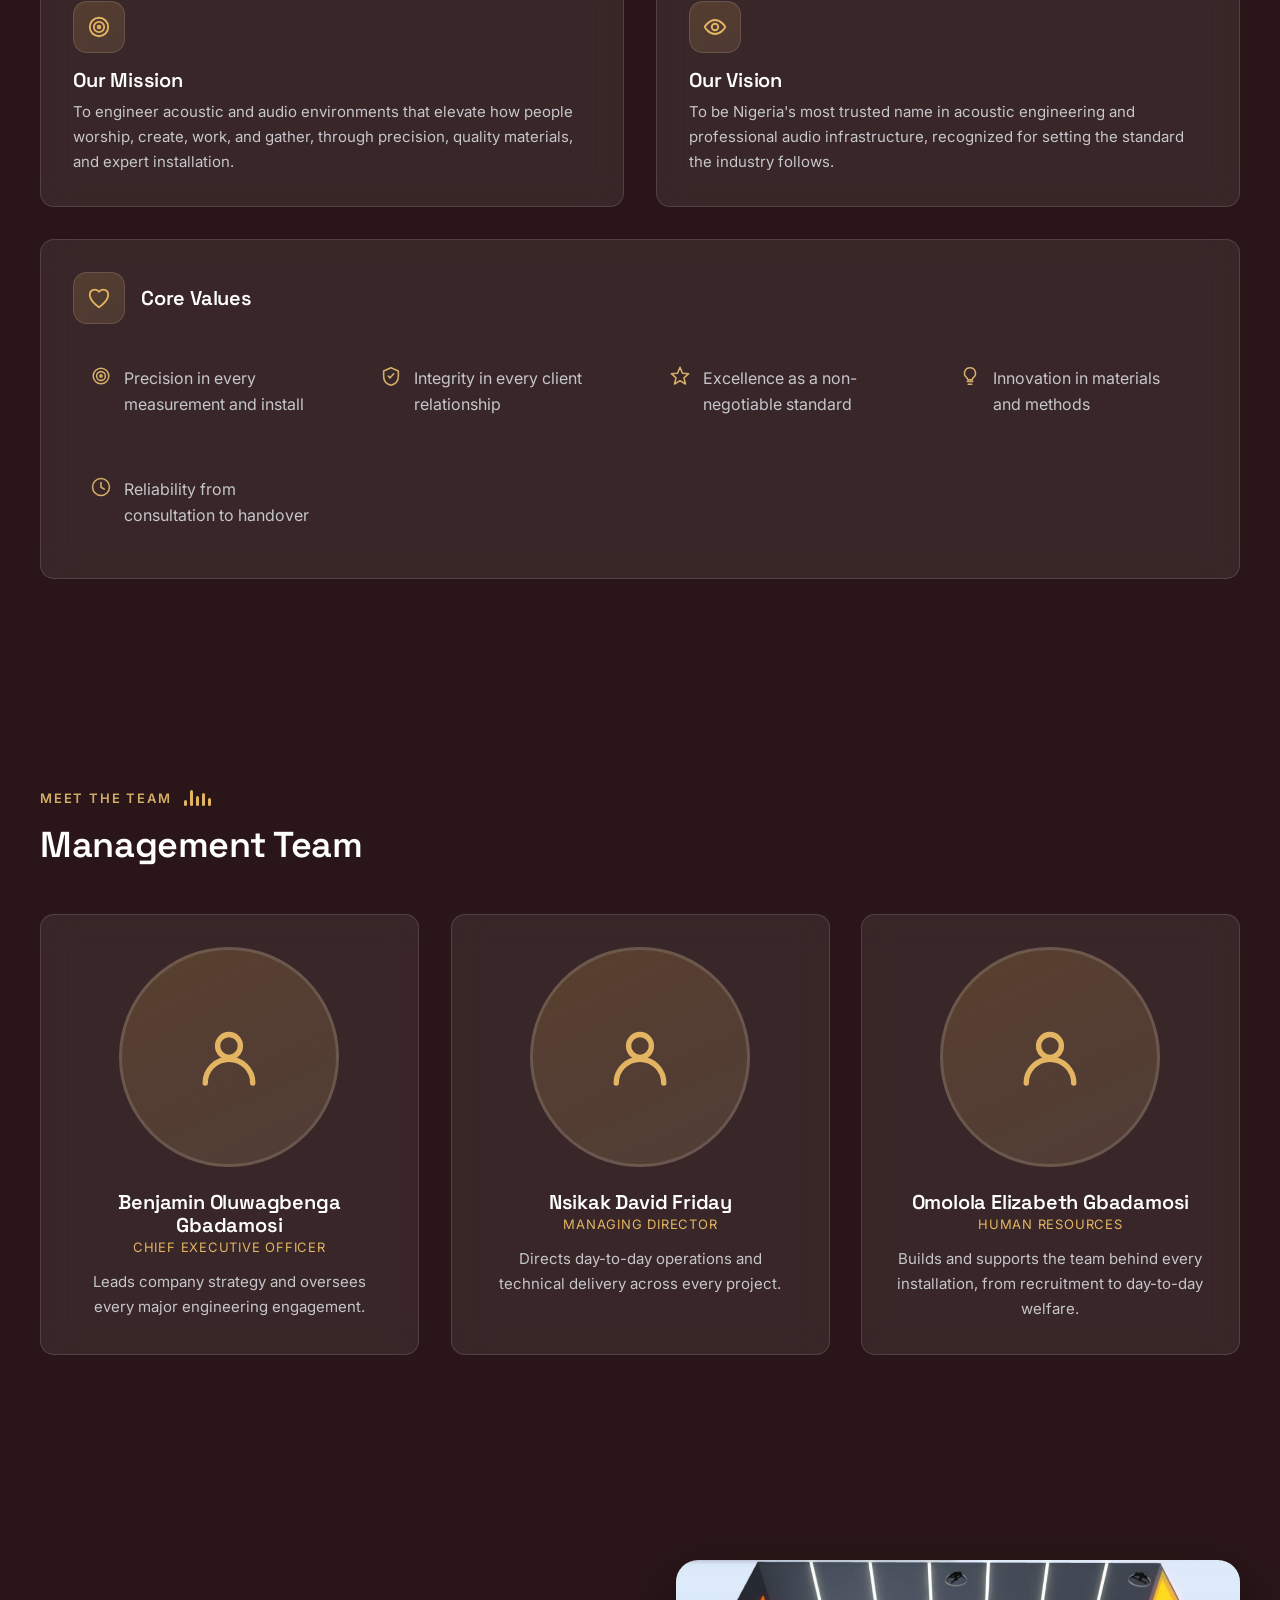
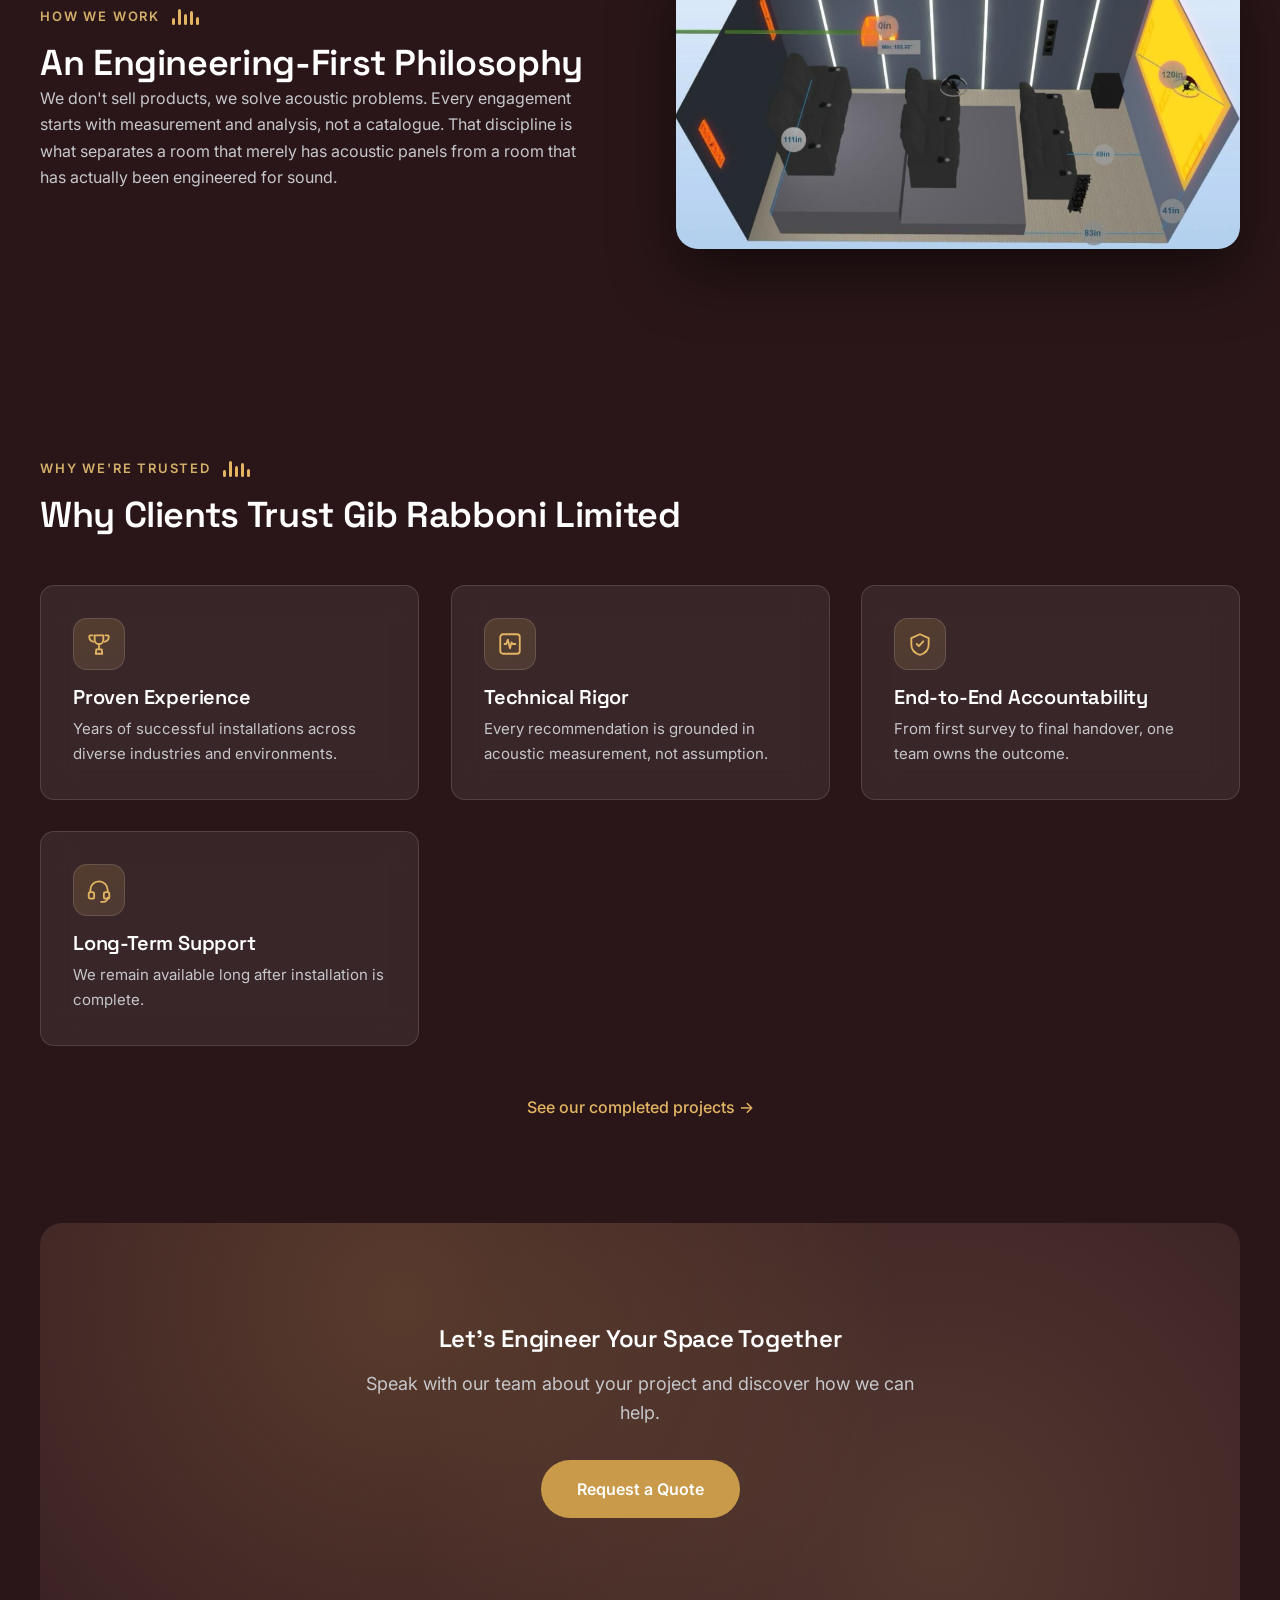
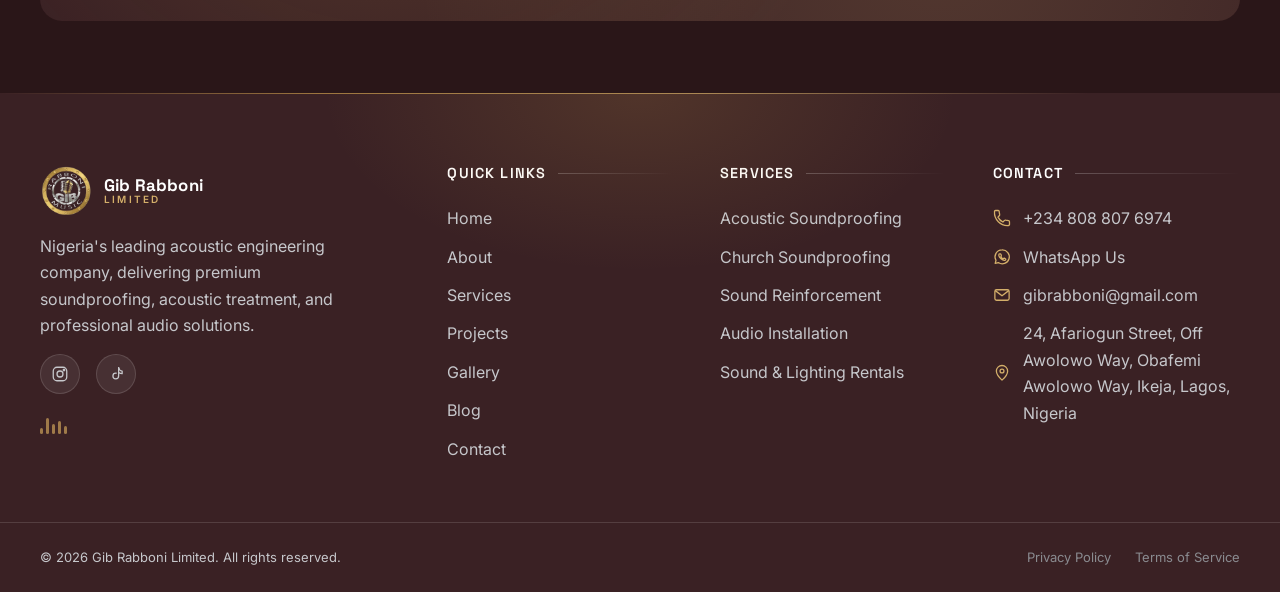
<file: about/index.html>
<!DOCTYPE html>
<html lang="en">
<head>
    <!-- ============================================================
         META / SEO
         ============================================================ -->
    <meta charset="UTF-8">
    <meta name="viewport" content="width=device-width, initial-scale=1.0">
    <title>About Us | Gib Rabboni Limited, Acoustic Engineering Experts, Lagos Nigeria</title>
    <meta name="description" content="Learn about Gib Rabboni Limited, Nigeria's acoustic engineering specialists. Discover our mission, vision, core values, management team, and why churches, studios, and hotels trust us with their sound.">
    <meta name="author" content="Gib Rabboni Limited">
    <meta name="theme-color" content="#2a1618">
    <link rel="canonical" href="https://www.gibrabboni.com/about/">

    <!-- Open Graph -->
    <meta property="og:type" content="website">
    <meta property="og:site_name" content="Gib Rabboni Limited">
    <meta property="og:title" content="About Us | Gib Rabboni Limited">
    <meta property="og:description" content="Nigeria's acoustic engineering specialists, our story, mission, values, and the team behind premium soundproofing and audio installations.">
    <meta property="og:image" content="/images/about/about-company.jpg">
    <meta property="og:url" content="https://www.gibrabboni.com/about/">
    <meta property="og:locale" content="en_NG">

    <!-- Twitter Card -->
    <meta name="twitter:card" content="summary_large_image">
    <meta name="twitter:title" content="About Us | Gib Rabboni Limited">
    <meta name="twitter:description" content="Our story, mission, values, and the team behind Nigeria's leading acoustic engineering company.">
    <meta name="twitter:image" content="/images/about/about-company.jpg">

    <!-- Favicons -->
    <link rel="icon" type="image/png" sizes="32x32" href="/favicon/favicon-32x32.png">
    <link rel="icon" type="image/png" sizes="16x16" href="/favicon/favicon-16x16.png">
    <link rel="apple-touch-icon" sizes="180x180" href="/favicon/apple-touch-icon.png">
    <link rel="manifest" href="/favicon/site.webmanifest">

    <!-- Fonts -->
    <link rel="preconnect" href="https://fonts.googleapis.com">
    <link rel="preconnect" href="https://fonts.gstatic.com" crossorigin>
    <link href="https://fonts.googleapis.com/css2?family=Space+Grotesk:wght@500;600;700&family=Inter:wght@400;500;600&display=swap" rel="stylesheet">

    <!-- Stylesheet -->
    <link rel="stylesheet" href="/css/style.css">

    <!-- Schema.org: BreadcrumbList -->
    <script type="application/ld+json">
    {
        "@context": "https://schema.org",
        "@type": "BreadcrumbList",
        "itemListElement": [
            { "@type": "ListItem", "position": 1, "name": "Home", "item": "https://www.gibrabboni.com/" },
            { "@type": "ListItem", "position": 2, "name": "About", "item": "https://www.gibrabboni.com/about/" }
        ]
    }
    </script>

    <!-- Schema.org: AboutPage -->
    <script type="application/ld+json">
    {
        "@context": "https://schema.org",
        "@type": "AboutPage",
        "name": "About Gib Rabboni Limited",
        "url": "https://www.gibrabboni.com/about/",
        "mainEntity": {
            "@type": "Organization",
            "name": "Gib Rabboni Limited",
            "foundingLocation": "Lagos, Nigeria"
        }
    }
    </script>
</head>
<body>

    <a class="skip-link" href="#main-content">Skip to main content</a>

    <!-- ============================================================
         HEADER / NAVIGATION (shared)
         ============================================================ -->
    <header class="site-header" id="site-header">
        <div class="container header__inner">

            <a href="/" class="logo-lockup" aria-label="Gib Rabboni Limited, Home"><span class="logo-lockup__mark"><img src="/images/brand/logo.png" alt="Gib Rabboni Limited emblem" width="52" height="52"></span><span class="logo-lockup__text"><span class="logo-lockup__name">Gib Rabboni</span><span class="logo-lockup__sub">Limited</span></span></a>

            <nav class="main-nav" aria-label="Primary navigation">
                <ul class="main-nav__list">
                    <li><a href="/" class="main-nav__link">Home</a></li>
                    <li><a href="/about/" class="main-nav__link is-active" aria-current="page">About</a></li>
                    <li><a href="/services/" class="main-nav__link">Services</a></li>
                    <li><a href="/projects/" class="main-nav__link">Projects</a></li>
                    <li><a href="/gallery/" class="main-nav__link">Gallery</a></li>
                    <li><a href="/blog/" class="main-nav__link">Blog</a></li>
                </ul>
            </nav>

            <div class="header__actions">
                <a href="/contact/" class="btn btn--primary">Contact Us</a>
            </div>

            <button class="hamburger" id="hamburger-btn" aria-label="Open menu" aria-expanded="false" aria-controls="mobile-menu">
                <span class="hamburger__line"></span>
                <span class="hamburger__line"></span>
                <span class="hamburger__line"></span>
            </button>
        </div>

        <nav class="mobile-menu" id="mobile-menu" aria-label="Mobile navigation" hidden>
            <button class="mobile-menu__close" id="mobile-menu-close" aria-label="Close menu">
                <svg viewBox="0 0 24 24" fill="none" stroke="currentColor" stroke-width="2" stroke-linecap="round" aria-hidden="true"><path d="M6 6l12 12M18 6L6 18"/></svg>
            </button>
            <ul class="mobile-menu__list">
                <li><a href="/" class="mobile-menu__link">Home</a></li>
                <li><a href="/about/" class="mobile-menu__link is-active" aria-current="page">About</a></li>
                <li><a href="/services/" class="mobile-menu__link">Services</a></li>
                <li><a href="/projects/" class="mobile-menu__link">Projects</a></li>
                <li><a href="/gallery/" class="mobile-menu__link">Gallery</a></li>
                <li><a href="/blog/" class="mobile-menu__link">Blog</a></li>
            </ul>
            <div class="mobile-menu__actions">
                <a href="/contact/" class="btn btn--primary btn--block">Contact Us</a>
                <a href="tel:+2348088076974" class="btn btn--secondary btn--block">Call Now</a>
            </div>
        </nav>
    </header>

    <!-- ============================================================
         MAIN CONTENT
         ============================================================ -->
    <main id="main-content">

        <!-- ========================================================
             PAGE BANNER
             ======================================================== -->
        <section class="page-banner" aria-label="Page introduction">
            <div class="page-banner__background" role="presentation">
                <img src="/images/backgrounds/about-banner.jpg" alt="Completed home theater installation with ambient star-ceiling lighting" class="page-banner__bg-image">
                <div class="page-banner__overlay"></div>
            </div>
            <div class="container page-banner__content">
                <nav class="breadcrumbs" aria-label="Breadcrumb">
                    <ol class="breadcrumbs__list">
                        <li><a href="/">Home</a></li>
                        <li aria-current="page">About</li>
                    </ol>
                </nav>
                <h1 class="page-banner__title">About Gib Rabboni Limited</h1>
                <p class="page-banner__subtitle">Engineering excellence behind every sound we shape.</p>
            </div>
        </section>

        <!-- ========================================================
             COMPANY STORY
             ======================================================== -->
        <section class="company-story" aria-labelledby="company-story-title">
            <div class="container company-story__grid">
                <div class="company-story__image">
                    <img src="/images/about/about-company.jpg" alt="Traditional wood-paneled home theater installation completed by Gib Rabboni Limited" loading="lazy">
                </div>
                <div class="company-story__content">
                    <p class="eyebrow-row"><span class="eyebrow">Our Story</span><span class="eq-bars" aria-hidden="true"><span class="eq-bars__bar"></span><span class="eq-bars__bar"></span><span class="eq-bars__bar"></span><span class="eq-bars__bar"></span><span class="eq-bars__bar"></span></span></p>
                    <h2 class="section-title" id="company-story-title">Built on a Passion for Sound Done Right</h2>
                    <p>
                        Gib Rabboni Limited was founded on a simple observation: too many spaces in Nigeria
                        were being built beautifully, then let down by acoustics that were never designed,
                        only assumed. We set out to change that, bringing rigorous acoustic engineering to
                        churches, studios, hotels, and entertainment venues that deserved better than
                        off-the-shelf foam and guesswork.
                    </p>
                    <p>
                        Over the years, that founding idea has grown into a full-service acoustic engineering
                        and professional audio company, trusted by clients across Lagos and beyond to deliver
                        installations that are engineered, tested, and built to last.
                    </p>
                </div>
            </div>
        </section>

        <!-- ========================================================
             MISSION / VISION / CORE VALUES
             ======================================================== -->
        <section class="mission-vision-values" aria-labelledby="mvv-title">
            <div class="container">
                <div class="section-header">
                    <p class="eyebrow-row"><span class="eyebrow">What Drives Us</span><span class="eq-bars" aria-hidden="true"><span class="eq-bars__bar"></span><span class="eq-bars__bar"></span><span class="eq-bars__bar"></span><span class="eq-bars__bar"></span><span class="eq-bars__bar"></span></span></p>
                    <h2 class="section-title" id="mvv-title">Mission, Vision &amp; Core Values</h2>
                </div>

                <div class="mvv-top">
                    <article class="card card--mvv" data-animate="fade-left">
                        <span class="icon-badge"><svg viewBox="0 0 24 24" fill="none" stroke="currentColor" stroke-width="1.7" stroke-linecap="round" stroke-linejoin="round" aria-hidden="true"><circle cx="12" cy="12" r="8.5"/><circle cx="12" cy="12" r="4.8"/><circle cx="12" cy="12" r="1.2"/></svg></span>
                        <h3 class="card__title">Our Mission</h3>
                        <p class="card__text">
                            To engineer acoustic and audio environments that elevate how people worship,
                            create, work, and gather, through precision, quality materials, and expert
                            installation.
                        </p>
                    </article>

                    <article class="card card--mvv" data-animate="fade-right">
                        <span class="icon-badge"><svg viewBox="0 0 24 24" fill="none" stroke="currentColor" stroke-width="1.7" stroke-linecap="round" stroke-linejoin="round" aria-hidden="true"><path d="M2.5 12S6 5.5 12 5.5 21.5 12 21.5 12 18 18.5 12 18.5 2.5 12 2.5 12Z"/><circle cx="12" cy="12" r="3"/></svg></span>
                        <h3 class="card__title">Our Vision</h3>
                        <p class="card__text">
                            To be Nigeria's most trusted name in acoustic engineering and professional
                            audio infrastructure, recognized for setting the standard the industry follows.
                        </p>
                    </article>
                </div>

                <div class="mvv-values" data-animate="fade-up">
                    <div class="mvv-values__header">
                        <span class="icon-badge"><svg viewBox="0 0 24 24" fill="none" stroke="currentColor" stroke-width="1.7" stroke-linecap="round" stroke-linejoin="round" aria-hidden="true"><path d="M12 20.5S3.5 15 3.5 9a4.7 4.7 0 0 1 8.5-2.7A4.7 4.7 0 0 1 20.5 9c0 6-8.5 11.5-8.5 11.5Z"/></svg></span>
                        <h3 class="card__title">Core Values</h3>
                    </div>
                    <ul class="mvv-values__list">
                        <li data-animate="fade-up">
                            <svg viewBox="0 0 24 24" fill="none" stroke="currentColor" stroke-width="1.7" stroke-linecap="round" stroke-linejoin="round" aria-hidden="true"><circle cx="12" cy="12" r="8.5"/><circle cx="12" cy="12" r="4.8"/><circle cx="12" cy="12" r="1.2"/></svg>
                            <span>Precision in every measurement and install</span>
                        </li>
                        <li data-animate="fade-up">
                            <svg viewBox="0 0 24 24" fill="none" stroke="currentColor" stroke-width="1.7" stroke-linecap="round" stroke-linejoin="round" aria-hidden="true"><path d="M12 3 4 6.5v6c0 4.8 3.2 8.2 8 9.5 4.8-1.3 8-4.7 8-9.5v-6L12 3Z"/><path d="m9 12 2 2 4-4.5"/></svg>
                            <span>Integrity in every client relationship</span>
                        </li>
                        <li data-animate="fade-up">
                            <svg viewBox="0 0 24 24" fill="none" stroke="currentColor" stroke-width="1.7" stroke-linecap="round" stroke-linejoin="round" aria-hidden="true"><path d="M12 2.5 14.7 9 21.5 9.5 16.3 14 18 20.7 12 17 6 20.7 7.7 14 2.5 9.5 9.3 9 12 2.5Z"/></svg>
                            <span>Excellence as a non-negotiable standard</span>
                        </li>
                        <li data-animate="fade-up">
                            <svg viewBox="0 0 24 24" fill="none" stroke="currentColor" stroke-width="1.7" stroke-linecap="round" stroke-linejoin="round" aria-hidden="true"><path d="M9 18h6M10 21h4M12 3a6 6 0 0 0-3.6 10.8c.6.5 1.1 1.3 1.1 2.2h5c0-.9.5-1.7 1.1-2.2A6 6 0 0 0 12 3Z"/></svg>
                            <span>Innovation in materials and methods</span>
                        </li>
                        <li data-animate="fade-up">
                            <svg viewBox="0 0 24 24" fill="none" stroke="currentColor" stroke-width="1.7" stroke-linecap="round" stroke-linejoin="round" aria-hidden="true"><circle cx="12" cy="12" r="9.2"/><path d="M12 7v5.3l3.6 2.1"/></svg>
                            <span>Reliability from consultation to handover</span>
                        </li>
                    </ul>
                </div>
            </div>
        </section>

        <!-- ========================================================
             MANAGEMENT TEAM
             ======================================================== -->
        <section class="management-team" aria-labelledby="team-title">
            <div class="container">
                <div class="section-header">
                    <p class="eyebrow-row"><span class="eyebrow">Meet the Team</span><span class="eq-bars" aria-hidden="true"><span class="eq-bars__bar"></span><span class="eq-bars__bar"></span><span class="eq-bars__bar"></span><span class="eq-bars__bar"></span><span class="eq-bars__bar"></span></span></p>
                    <h2 class="section-title" id="team-title">Management Team</h2>
                </div>

                <div class="card-grid card-grid--team">
                    <article class="card card--team">
                        <div class="card__avatar-placeholder" role="img" aria-label="Portrait of Benjamin Oluwagbenga Gbadamosi, CEO of Gib Rabboni Limited"><svg class="" viewBox="0 0 24 24" fill="none" stroke="currentColor" stroke-width="1.7" stroke-linecap="round" stroke-linejoin="round" aria-hidden="true"><circle cx="12" cy="8.5" r="3.6"/><path d="M4.5 20.2a7.5 7.5 0 0 1 15 0"/></svg></div>
                        <h3 class="card__title">Benjamin Oluwagbenga Gbadamosi</h3>
                        <p class="card__role">Chief Executive Officer</p>
                        <p class="card__text">Leads company strategy and oversees every major engineering engagement.</p>
                    </article>

                    <article class="card card--team">
                        <div class="card__avatar-placeholder" role="img" aria-label="Portrait of Nsikak David Friday, Managing Director of Gib Rabboni Limited"><svg class="" viewBox="0 0 24 24" fill="none" stroke="currentColor" stroke-width="1.7" stroke-linecap="round" stroke-linejoin="round" aria-hidden="true"><circle cx="12" cy="8.5" r="3.6"/><path d="M4.5 20.2a7.5 7.5 0 0 1 15 0"/></svg></div>
                        <h3 class="card__title">Nsikak David Friday</h3>
                        <p class="card__role">Managing Director</p>
                        <p class="card__text">Directs day-to-day operations and technical delivery across every project.</p>
                    </article>

                    <article class="card card--team">
                        <div class="card__avatar-placeholder" role="img" aria-label="Portrait of Omolola Elizabeth Gbadamosi, Head of HR at Gib Rabboni Limited"><svg class="" viewBox="0 0 24 24" fill="none" stroke="currentColor" stroke-width="1.7" stroke-linecap="round" stroke-linejoin="round" aria-hidden="true"><circle cx="12" cy="8.5" r="3.6"/><path d="M4.5 20.2a7.5 7.5 0 0 1 15 0"/></svg></div>
                        <h3 class="card__title">Omolola Elizabeth Gbadamosi</h3>
                        <p class="card__role">Human Resources</p>
                        <p class="card__text">Builds and supports the team behind every installation, from recruitment to day-to-day welfare.</p>
                    </article>
                </div>
            </div>
        </section>

        <!-- ========================================================
             COMPANY PHILOSOPHY
             ======================================================== -->
        <section class="company-philosophy" aria-labelledby="philosophy-title">
            <div class="container company-philosophy__grid">
                <div class="company-philosophy__content">
                    <p class="eyebrow-row"><span class="eyebrow">How We Work</span><span class="eq-bars" aria-hidden="true"><span class="eq-bars__bar"></span><span class="eq-bars__bar"></span><span class="eq-bars__bar"></span><span class="eq-bars__bar"></span><span class="eq-bars__bar"></span></span></p>
                    <h2 class="section-title" id="philosophy-title">An Engineering-First Philosophy</h2>
                    <p>
                        We don't sell products, we solve acoustic problems. Every engagement starts with
                        measurement and analysis, not a catalogue. That discipline is what separates a room
                        that merely has acoustic panels from a room that has actually been engineered for
                        sound.
                    </p>
                </div>
                <div class="company-philosophy__image">
                    <img src="/images/about/about-philosophy.jpg" alt="3D acoustic and audio system design plan used to engineer a room before installation" loading="lazy">
                </div>
            </div>
        </section>

        <!-- ========================================================
             WHY CLIENTS TRUST US
             ======================================================== -->
        <section class="trust-indicators" aria-labelledby="trust-title">
            <div class="container">
                <div class="section-header">
                    <p class="eyebrow-row"><span class="eyebrow">Why We're Trusted</span><span class="eq-bars" aria-hidden="true"><span class="eq-bars__bar"></span><span class="eq-bars__bar"></span><span class="eq-bars__bar"></span><span class="eq-bars__bar"></span><span class="eq-bars__bar"></span></span></p>
                    <h2 class="section-title" id="trust-title">Why Clients Trust Gib Rabboni Limited</h2>
                </div>

                <div class="card-grid card-grid--trust">
                    <article class="card card--trust" data-animate="fade-up">
                        <span class="icon-badge"><svg viewBox="0 0 24 24" fill="none" stroke="currentColor" stroke-width="1.7" stroke-linecap="round" stroke-linejoin="round" aria-hidden="true"><path d="M8 4h8v4a4 4 0 0 1-8 0V4Z"/><path d="M6 4H4a1 1 0 0 0-1 1c0 2.5 1.6 4.3 3.6 4.9M18 4h2a1 1 0 0 1 1 1c0 2.5-1.6 4.3-3.6 4.9"/><path d="M12 13v4M9 21h6M9.5 17h5l.5 4H9l.5-4Z"/></svg></span>
                        <h3 class="card__title">Proven Experience</h3>
                        <p class="card__text">Years of successful installations across diverse industries and environments.</p>
                    </article>
                    <article class="card card--trust" data-animate="fade-up">
                        <span class="icon-badge"><svg viewBox="0 0 24 24" fill="none" stroke="currentColor" stroke-width="1.7" stroke-linecap="round" stroke-linejoin="round" aria-hidden="true"><rect x="3" y="3" width="18" height="18" rx="2.5"/><path d="M7 12h1.6l1.4-4 2 8 1.4-5.5 1 1.5h2.6"/></svg></span>
                        <h3 class="card__title">Technical Rigor</h3>
                        <p class="card__text">Every recommendation is grounded in acoustic measurement, not assumption.</p>
                    </article>
                    <article class="card card--trust" data-animate="fade-up">
                        <span class="icon-badge"><svg viewBox="0 0 24 24" fill="none" stroke="currentColor" stroke-width="1.7" stroke-linecap="round" stroke-linejoin="round" aria-hidden="true"><path d="M12 3 4 6.5v6c0 4.8 3.2 8.2 8 9.5 4.8-1.3 8-4.7 8-9.5v-6L12 3Z"/><path d="m9 12 2 2 4-4.5"/></svg></span>
                        <h3 class="card__title">End-to-End Accountability</h3>
                        <p class="card__text">From first survey to final handover, one team owns the outcome.</p>
                    </article>
                    <article class="card card--trust" data-animate="fade-up">
                        <span class="icon-badge"><svg viewBox="0 0 24 24" fill="none" stroke="currentColor" stroke-width="1.7" stroke-linecap="round" stroke-linejoin="round" aria-hidden="true"><path d="M4 14v-2a8 8 0 0 1 16 0v2"/><rect x="2.5" y="14" width="5" height="6" rx="1.6"/><rect x="16.5" y="14" width="5" height="6" rx="1.6"/><path d="M20 19a4 4 0 0 1-4 4h-2"/></svg></span>
                        <h3 class="card__title">Long-Term Support</h3>
                        <p class="card__text">We remain available long after installation is complete.</p>
                    </article>
                </div>

                <div class="section-cta">
                    <a href="/projects/" class="link-arrow">See our completed projects &rarr;</a>
                </div>
            </div>
        </section>

        <!-- ========================================================
             FINAL CALL TO ACTION
             ======================================================== -->
        <section class="cta-band" aria-labelledby="cta-band-title">
            <div class="cta-band__decor" aria-hidden="true"></div><div class="note-field"><span class="note">&#9835;</span><span class="note">&#9834;</span><span class="note">&#9836;</span><span class="note">&#9833;</span></div>
            <div class="container cta-band__content">
                <h2 class="cta-band__title" id="cta-band-title">Let's Engineer Your Space Together</h2>
                <p class="cta-band__text">Speak with our team about your project and discover how we can help.</p>
                <div class="cta-band__actions">
                    <a href="/contact/" class="btn btn--primary btn--large">Request a Quote</a>
                </div>
            </div>
        </section>

    </main>

    <!-- ============================================================
         FOOTER (shared)
         ============================================================ -->
    <footer class="site-footer">
        <div class="container footer__grid">

            <div class="footer__col footer__col--brand">
                <a href="/" class="logo-lockup" aria-label="Gib Rabboni Limited, Home"><span class="logo-lockup__mark"><img src="/images/brand/logo.png" alt="Gib Rabboni Limited emblem" width="52" height="52"></span><span class="logo-lockup__text"><span class="logo-lockup__name">Gib Rabboni</span><span class="logo-lockup__sub">Limited</span></span></a>
                <p class="footer__text">Nigeria's leading acoustic engineering company, delivering premium soundproofing, acoustic treatment, and professional audio solutions.</p>
                <ul class="footer__social" aria-label="Social media links">
                    <li><a href="https://www.instagram.com/gibrabboni?igsh=MTg4dmE5OWlzd2l6MQ%3D%3D&amp;utm_source=qr" target="_blank" rel="noopener" aria-label="Gib Rabboni on Instagram"><svg class="mini-icon" viewBox="0 0 24 24" fill="none" stroke="currentColor" stroke-width="1.7" stroke-linecap="round" stroke-linejoin="round" aria-hidden="true"><rect x="3" y="3" width="18" height="18" rx="5"/><circle cx="12" cy="12" r="4"/><circle cx="17.3" cy="6.7" r="1"/></svg></a></li>
                    <li><a href="https://www.tiktok.com/@gibrabboni?_r=1&amp;_t=ZS-98AgWlw9CQX" target="_blank" rel="noopener" aria-label="Gib Rabboni on TikTok"><svg class="mini-icon" viewBox="0 0 24 24" fill="none" stroke="currentColor" stroke-width="1.7" stroke-linecap="round" stroke-linejoin="round" aria-hidden="true"><path d="M15.5 3.5v11.2a3.8 3.8 0 1 1-3.8-3.8c.2 0 .4 0 .6.03"/><path d="M15.5 3.5c.5 2.5 2.3 4.3 4.7 4.7v3.3a7.8 7.8 0 0 1-4.7-1.6"/></svg></a></li>
                </ul>
                <div class="footer__eq eq-bars" aria-hidden="true"><span class="eq-bars__bar"></span><span class="eq-bars__bar"></span><span class="eq-bars__bar"></span><span class="eq-bars__bar"></span><span class="eq-bars__bar"></span></div>
            </div>

            <nav class="footer__col" aria-label="Quick links">
                <h3 class="footer__heading">Quick Links</h3>
                <ul class="footer__links">
                    <li><a href="/">Home</a></li>
                    <li><a href="/about/">About</a></li>
                    <li><a href="/services/">Services</a></li>
                    <li><a href="/projects/">Projects</a></li>
                    <li><a href="/gallery/">Gallery</a></li>
                    <li><a href="/blog/">Blog</a></li>
                    <li><a href="/contact/">Contact</a></li>
                </ul>
            </nav>

            <nav class="footer__col" aria-label="Our services">
                <h3 class="footer__heading">Services</h3>
                <ul class="footer__links">
                    <li><a href="/services/#acoustic-soundproofing">Acoustic Soundproofing</a></li>
                    <li><a href="/services/#church-soundproofing">Church Soundproofing</a></li>
                    <li><a href="/services/#sound-reinforcement">Sound Reinforcement</a></li>
                    <li><a href="/services/#audio-installation">Audio Installation</a></li>
                    <li><a href="/services/#sound-lighting-rentals">Sound &amp; Lighting Rentals</a></li>
                </ul>
            </nav>

            <div class="footer__col">
                <h3 class="footer__heading">Contact</h3>
                <ul class="footer__links footer__links--contact">
                    <li class="footer__contact-item"><svg class="mini-icon" viewBox="0 0 24 24" fill="none" stroke="currentColor" stroke-width="1.7" stroke-linecap="round" stroke-linejoin="round" aria-hidden="true"><path d="M6.6 10.8a15 15 0 0 0 6.6 6.6l2.2-2.2a1.4 1.4 0 0 1 1.5-.3c1.2.4 2.5.6 3.8.6a1.4 1.4 0 0 1 1.3 1.4v3.5A1.4 1.4 0 0 1 20.6 22 17.4 17.4 0 0 1 2 3.4 1.4 1.4 0 0 1 3.4 2h3.5a1.4 1.4 0 0 1 1.4 1.3c0 1.3.2 2.6.6 3.8a1.4 1.4 0 0 1-.3 1.5L6.6 10.8Z"/></svg><a href="tel:+2348088076974">+234 808 807 6974</a></li>
                    <li class="footer__contact-item"><svg class="mini-icon" viewBox="0 0 24 24" fill="none" stroke="currentColor" stroke-width="1.7" stroke-linecap="round" stroke-linejoin="round" aria-hidden="true"><path d="M12 2.5a9.3 9.3 0 0 0-8 14l-1.1 4 4.2-1.1a9.3 9.3 0 1 0 4.9-16.9Z"/><path d="M8.3 8.4c.2-.6.6-.6 1-.6h.6c.2 0 .4 0 .6.5l.7 1.8c.1.2 0 .4-.1.6l-.5.6c-.1.2-.2.3 0 .6.5.9 1.8 2.1 2.7 2.5.2.1.4.1.5-.1l.6-.7c.2-.2.4-.2.6-.1l1.7.9c.2.1.4.2.4.5 0 .8-.7 1.6-1.5 1.7-1.3.2-2.9-.3-4.9-2.1-1.7-1.5-2.7-3.1-2.9-4.4-.1-.7 0-1.4.5-2.2Z"/></svg><a href="https://wa.me/2348088076974" target="_blank" rel="noopener">WhatsApp Us</a></li>
                    <li class="footer__contact-item"><svg class="mini-icon" viewBox="0 0 24 24" fill="none" stroke="currentColor" stroke-width="1.7" stroke-linecap="round" stroke-linejoin="round" aria-hidden="true"><rect x="2.5" y="5" width="19" height="14" rx="2.2"/><path d="m3.5 6.5 8.5 6.5 8.5-6.5"/></svg><a href="mailto:gibrabboni@gmail.com">gibrabboni@gmail.com</a></li>
                    <li class="footer__contact-item"><svg class="mini-icon" viewBox="0 0 24 24" fill="none" stroke="currentColor" stroke-width="1.7" stroke-linecap="round" stroke-linejoin="round" aria-hidden="true"><path d="M12 21.5S4.5 14.8 4.5 9.5a7.5 7.5 0 0 1 15 0c0 5.3-7.5 12-7.5 12Z"/><circle cx="12" cy="9.3" r="2.6"/></svg><span>24, Afariogun Street, Off Awolowo Way, Obafemi Awolowo Way, Ikeja, Lagos, Nigeria</span></li>
                </ul>
            </div>

        </div>

        <div class="container footer__bottom">
            <p>&copy; <span id="current-year">2026</span> Gib Rabboni Limited. All rights reserved.</p>
            <div class="footer__legal-links">
                <a href="/privacy-policy/">Privacy Policy</a>
                <a href="/terms-of-service/">Terms of Service</a>
            </div>
        </div>
    </footer>


    <a href="https://wa.me/2348088076974" class="whatsapp-widget" target="_blank" rel="noopener" aria-label="Chat with us on WhatsApp">
        <svg viewBox="0 0 24 24" fill="none" stroke="currentColor" stroke-width="1.7" stroke-linecap="round" stroke-linejoin="round" aria-hidden="true"><path d="M12 2.5a9.3 9.3 0 0 0-8 14l-1.1 4 4.2-1.1a9.3 9.3 0 1 0 4.9-16.9Z"/><path d="M8.3 8.4c.2-.6.6-.6 1-.6h.6c.2 0 .4 0 .6.5l.7 1.8c.1.2 0 .4-.1.6l-.5.6c-.1.2-.2.3 0 .6.5.9 1.8 2.1 2.7 2.5.2.1.4.1.5-.1l.6-.7c.2-.2.4-.2.6-.1l1.7.9c.2.1.4.2.4.5 0 .8-.7 1.6-1.5 1.7-1.3.2-2.9-.3-4.9-2.1-1.7-1.5-2.7-3.1-2.9-4.4-.1-.7 0-1.4.5-2.2Z"/></svg>
    </a>
    <button class="back-to-top" id="back-to-top" aria-label="Back to top" hidden>
        <span aria-hidden="true">&uarr;</span>
    </button>

    <div class="scroll-progress" id="scroll-progress" aria-hidden="true"></div>

    <script src="/js/script.js" defer></script>
</body>
</html>
</file>
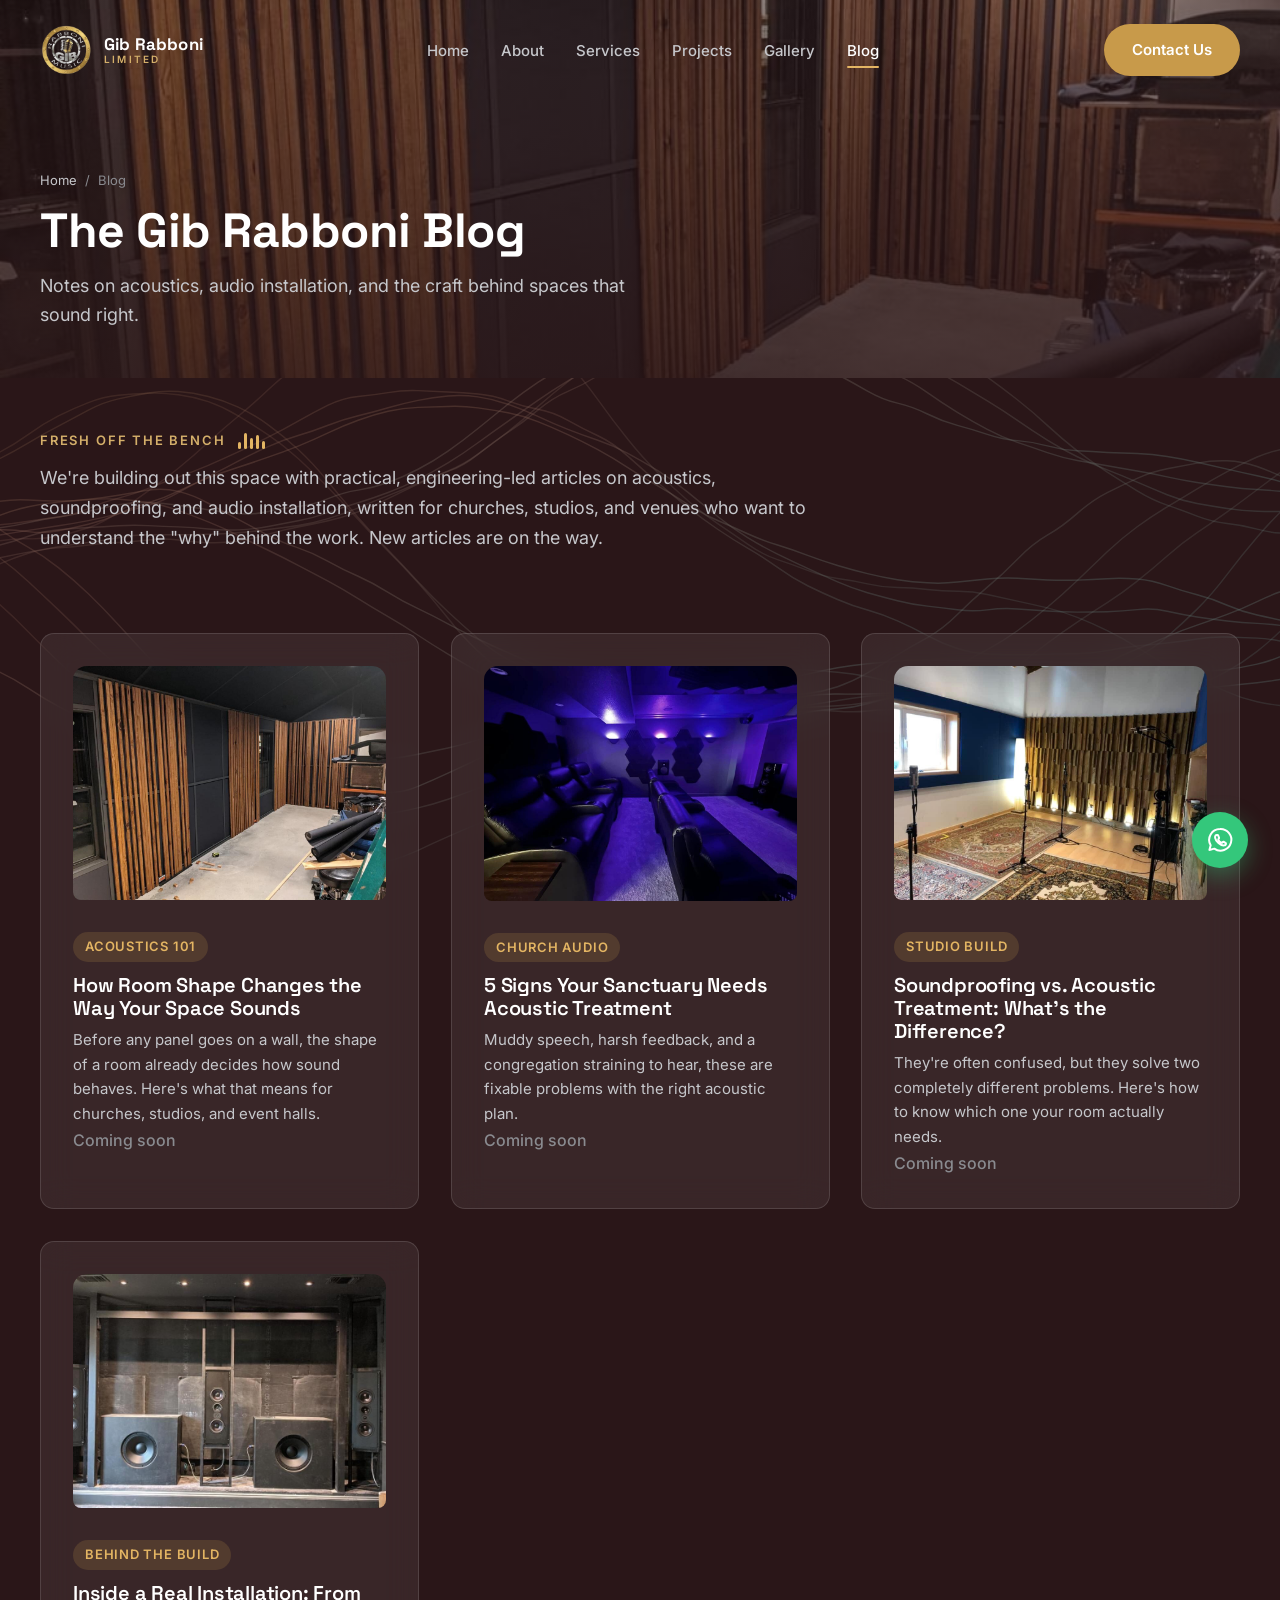
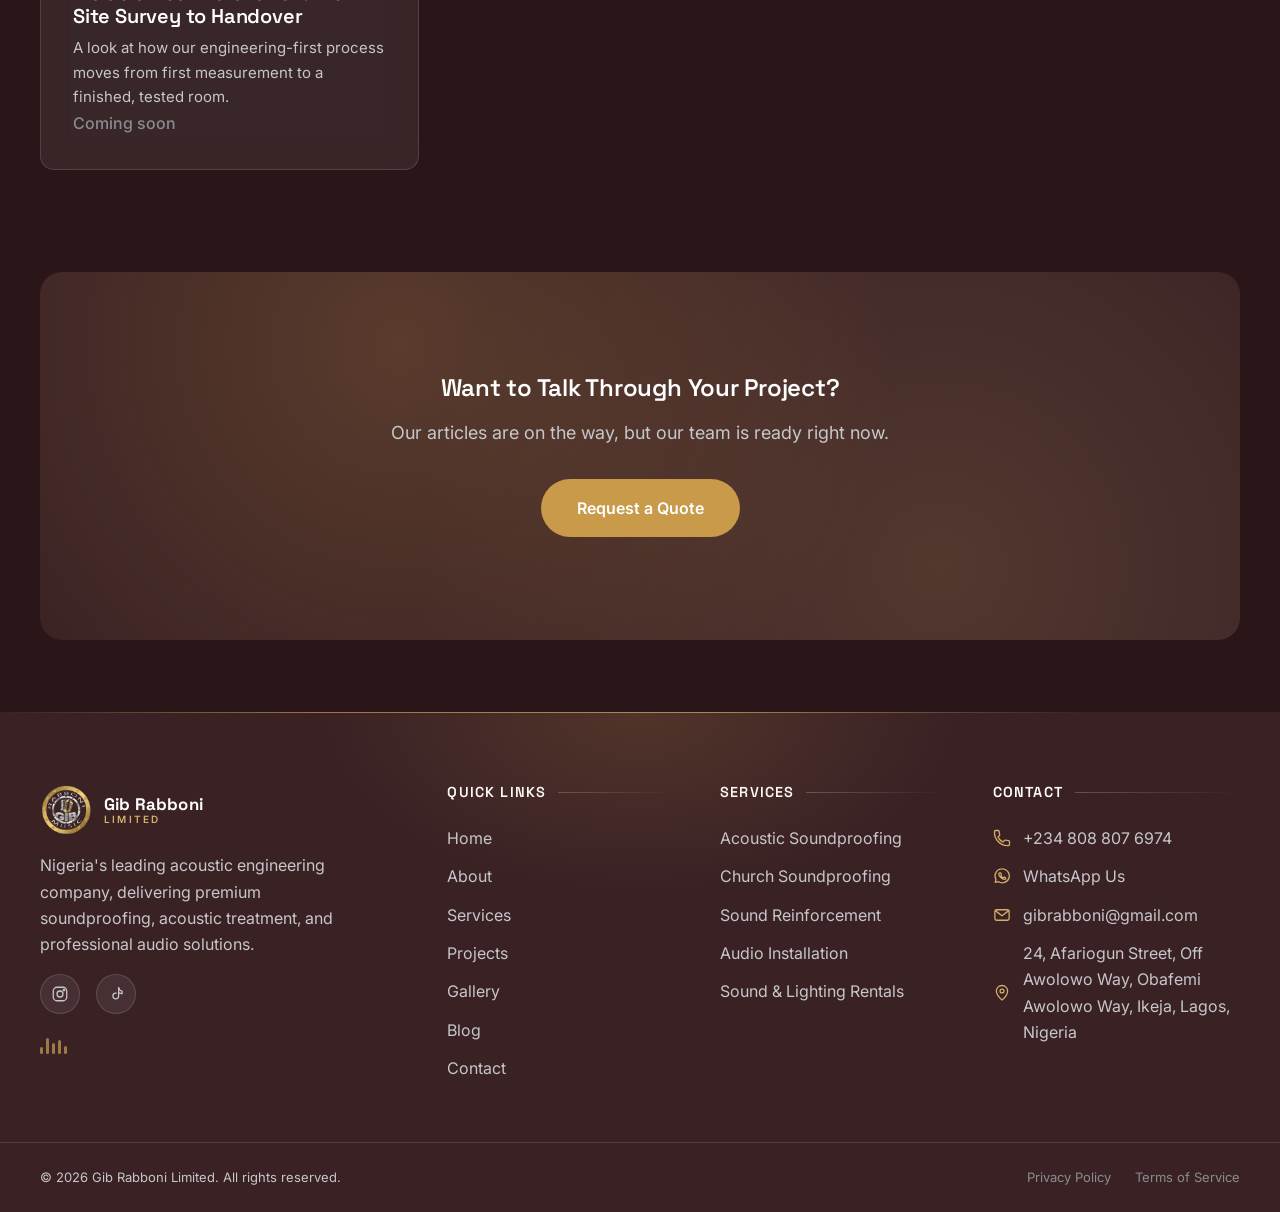
<file: blog/index.html>
<!DOCTYPE html>
<html lang="en">
<head>
    <meta charset="UTF-8">
    <meta name="viewport" content="width=device-width, initial-scale=1.0">
    <title>Blog | Acoustic Engineering Insights | Gib Rabboni Limited</title>
    <meta name="description" content="Articles and insights on acoustic engineering, soundproofing, and professional audio installation from Gib Rabboni Limited.">
    <meta name="author" content="Gib Rabboni Limited">
    <meta name="theme-color" content="#2a1618">
    <link rel="canonical" href="https://www.gibrabboni.com/blog/">

    <meta property="og:type" content="website">
    <meta property="og:site_name" content="Gib Rabboni Limited">
    <meta property="og:title" content="Blog | Acoustic Engineering Insights | Gib Rabboni Limited">
    <meta property="og:description" content="Articles and insights on acoustic engineering, soundproofing, and professional audio installation from Gib Rabboni Limited.">
    <meta property="og:image" content="/images/backgrounds/services-banner.jpg">
    <meta property="og:url" content="https://www.gibrabboni.com/blog/">
    <meta property="og:locale" content="en_NG">

    <meta name="twitter:card" content="summary_large_image">
    <meta name="twitter:title" content="Blog | Acoustic Engineering Insights | Gib Rabboni Limited">
    <meta name="twitter:description" content="Articles and insights on acoustic engineering, soundproofing, and professional audio installation from Gib Rabboni Limited.">
    <meta name="twitter:image" content="/images/backgrounds/services-banner.jpg">

    <link rel="icon" type="image/png" sizes="32x32" href="/favicon/favicon-32x32.png">
    <link rel="icon" type="image/png" sizes="16x16" href="/favicon/favicon-16x16.png">
    <link rel="apple-touch-icon" sizes="180x180" href="/favicon/apple-touch-icon.png">
    <link rel="manifest" href="/favicon/site.webmanifest">

    <link rel="preconnect" href="https://fonts.googleapis.com">
    <link rel="preconnect" href="https://fonts.gstatic.com" crossorigin>
    <link href="https://fonts.googleapis.com/css2?family=Space+Grotesk:wght@500;600;700&family=Inter:wght@400;500;600&display=swap" rel="stylesheet">

    <link rel="stylesheet" href="/css/style.css">

    <script type="application/ld+json">
    {
        "@context": "https://schema.org",
        "@type": "BreadcrumbList",
        "itemListElement": [
            { "@type": "ListItem", "position": 1, "name": "Home", "item": "https://www.gibrabboni.com/" },
            { "@type": "ListItem", "position": 2, "name": "Blog", "item": "https://www.gibrabboni.com/blog/" }
        ]
    }
    </script>

</head>
<body>

    <a class="skip-link" href="#main-content">Skip to main content</a>

    <header class="site-header" id="site-header">
        <div class="container header__inner">

            <a href="/" class="logo-lockup" aria-label="Gib Rabboni Limited, Home"><span class="logo-lockup__mark"><img src="/images/brand/logo.png" alt="Gib Rabboni Limited emblem" width="52" height="52"></span><span class="logo-lockup__text"><span class="logo-lockup__name">Gib Rabboni</span><span class="logo-lockup__sub">Limited</span></span></a>

            <nav class="main-nav" aria-label="Primary navigation">
                <ul class="main-nav__list">
                    <li><a href="/" class="main-nav__link">Home</a></li>
                    <li><a href="/about/" class="main-nav__link">About</a></li>
                    <li><a href="/services/" class="main-nav__link">Services</a></li>
                    <li><a href="/projects/" class="main-nav__link">Projects</a></li>
                    <li><a href="/gallery/" class="main-nav__link">Gallery</a></li>
                    <li><a href="/blog/" class="main-nav__link is-active" aria-current="page">Blog</a></li>
                </ul>
            </nav>

            <div class="header__actions">
                <a href="/contact/" class="btn btn--primary">Contact Us</a>
            </div>

            <button class="hamburger" id="hamburger-btn" aria-label="Open menu" aria-expanded="false" aria-controls="mobile-menu">
                <span class="hamburger__line"></span>
                <span class="hamburger__line"></span>
                <span class="hamburger__line"></span>
            </button>
        </div>

        <nav class="mobile-menu" id="mobile-menu" aria-label="Mobile navigation" hidden>
            <button class="mobile-menu__close" id="mobile-menu-close" aria-label="Close menu">
                <svg viewBox="0 0 24 24" fill="none" stroke="currentColor" stroke-width="2" stroke-linecap="round" aria-hidden="true"><path d="M6 6l12 12M18 6L6 18"/></svg>
            </button>
            <ul class="mobile-menu__list">
                <li><a href="/" class="mobile-menu__link">Home</a></li>
                <li><a href="/about/" class="mobile-menu__link">About</a></li>
                <li><a href="/services/" class="mobile-menu__link">Services</a></li>
                <li><a href="/projects/" class="mobile-menu__link">Projects</a></li>
                <li><a href="/gallery/" class="mobile-menu__link">Gallery</a></li>
                <li><a href="/blog/" class="mobile-menu__link is-active" aria-current="page">Blog</a></li>
            </ul>
            <div class="mobile-menu__actions">
                <a href="/contact/" class="btn btn--primary btn--block">Contact Us</a>
                <a href="tel:+2348088076974" class="btn btn--secondary btn--block">Call Now</a>
            </div>
        </nav>
    </header>

    <main id="main-content">
        <section class="page-banner" aria-label="Page introduction">
            <div class="page-banner__background" role="presentation">
                <img src="/images/backgrounds/services-banner.jpg" alt="" class="page-banner__bg-image">
                <div class="page-banner__overlay"></div>
            </div>
            <div class="container page-banner__content">
                <nav class="breadcrumbs" aria-label="Breadcrumb">
                    <ol class="breadcrumbs__list">
                        <li><a href="/">Home</a></li>
                        <li aria-current="page">Blog</li>
                    </ol>
                </nav>
                <h1 class="page-banner__title">The Gib Rabboni Blog</h1>
                <p class="page-banner__subtitle">Notes on acoustics, audio installation, and the craft behind spaces that sound right.</p>
            </div>
        </section>

        <section class="services-intro">
            <div class="container">
                <p class="eyebrow-row"><span class="eyebrow">Fresh Off the Bench</span><span class="eq-bars" aria-hidden="true"><span class="eq-bars__bar"></span><span class="eq-bars__bar"></span><span class="eq-bars__bar"></span><span class="eq-bars__bar"></span><span class="eq-bars__bar"></span></span></p>
                <p class="services-intro__text">
                    We're building out this space with practical, engineering-led articles on acoustics,
                    soundproofing, and audio installation, written for churches, studios, and venues who
                    want to understand the "why" behind the work. New articles are on the way.
                </p>
            </div>
        </section>

        <section class="projects-grid-section" aria-label="Blog articles">
            <div class="container">
                <div class="card-grid card-grid--projects">
                    <article class="card card--project">
                        <div class="card__image-wrap">
                            <img src="/images/gallery/gallery-installations-01.jpg" alt="How Room Shape Changes the Way Your Space Sounds" class="card__image" loading="lazy">
                        </div>
                        <span class="tag">Acoustics 101</span>
                        <h3 class="card__title">How Room Shape Changes the Way Your Space Sounds</h3>
                        <p class="card__text">Before any panel goes on a wall, the shape of a room already decides how sound behaves. Here's what that means for churches, studios, and event halls.</p>
                        <span class="link-arrow" aria-disabled="true">Coming soon</span>
                    </article>
                    <article class="card card--project">
                        <div class="card__image-wrap">
                            <img src="/images/gallery/gallery-churches-01.jpg" alt="5 Signs Your Sanctuary Needs Acoustic Treatment" class="card__image" loading="lazy">
                        </div>
                        <span class="tag">Church Audio</span>
                        <h3 class="card__title">5 Signs Your Sanctuary Needs Acoustic Treatment</h3>
                        <p class="card__text">Muddy speech, harsh feedback, and a congregation straining to hear, these are fixable problems with the right acoustic plan.</p>
                        <span class="link-arrow" aria-disabled="true">Coming soon</span>
                    </article>
                    <article class="card card--project">
                        <div class="card__image-wrap">
                            <img src="/images/gallery/gallery-studios-01.jpg" alt="Soundproofing vs. Acoustic Treatment: What's the Difference?" class="card__image" loading="lazy">
                        </div>
                        <span class="tag">Studio Build</span>
                        <h3 class="card__title">Soundproofing vs. Acoustic Treatment: What's the Difference?</h3>
                        <p class="card__text">They're often confused, but they solve two completely different problems. Here's how to know which one your room actually needs.</p>
                        <span class="link-arrow" aria-disabled="true">Coming soon</span>
                    </article>
                    <article class="card card--project">
                        <div class="card__image-wrap">
                            <img src="/images/gallery/gallery-installations-02.jpg" alt="Inside a Real Installation: From Site Survey to Handover" class="card__image" loading="lazy">
                        </div>
                        <span class="tag">Behind the Build</span>
                        <h3 class="card__title">Inside a Real Installation: From Site Survey to Handover</h3>
                        <p class="card__text">A look at how our engineering-first process moves from first measurement to a finished, tested room.</p>
                        <span class="link-arrow" aria-disabled="true">Coming soon</span>
                    </article>
                </div>
            </div>
        </section>

        <section class="cta-band" aria-labelledby="cta-band-title">
            <div class="cta-band__decor" aria-hidden="true"></div>
            <div class="note-field"><span class="note">&#9835;</span><span class="note">&#9834;</span><span class="note">&#9836;</span><span class="note">&#9833;</span></div>
            <div class="container cta-band__content">
                <h2 class="cta-band__title" id="cta-band-title">Want to Talk Through Your Project?</h2>
                <p class="cta-band__text">Our articles are on the way, but our team is ready right now.</p>
                <div class="cta-band__actions">
                    <a href="/contact/" class="btn btn--primary btn--large">Request a Quote</a>
                </div>
            </div>
        </section>

    </main>

    <footer class="site-footer">
        <div class="container footer__grid">

            <div class="footer__col footer__col--brand">
                <a href="/" class="logo-lockup" aria-label="Gib Rabboni Limited, Home"><span class="logo-lockup__mark"><img src="/images/brand/logo.png" alt="Gib Rabboni Limited emblem" width="52" height="52"></span><span class="logo-lockup__text"><span class="logo-lockup__name">Gib Rabboni</span><span class="logo-lockup__sub">Limited</span></span></a>
                <p class="footer__text">Nigeria's leading acoustic engineering company, delivering premium soundproofing, acoustic treatment, and professional audio solutions.</p>
                <ul class="footer__social" aria-label="Social media links">
                    <li><a href="https://www.instagram.com/gibrabboni?igsh=MTg4dmE5OWlzd2l6MQ%3D%3D&amp;utm_source=qr" target="_blank" rel="noopener" aria-label="Gib Rabboni on Instagram"><svg class="mini-icon" viewBox="0 0 24 24" fill="none" stroke="currentColor" stroke-width="1.7" stroke-linecap="round" stroke-linejoin="round" aria-hidden="true"><rect x="3" y="3" width="18" height="18" rx="5"/><circle cx="12" cy="12" r="4"/><circle cx="17.3" cy="6.7" r="1"/></svg></a></li>
                    <li><a href="https://www.tiktok.com/@gibrabboni?_r=1&amp;_t=ZS-98AgWlw9CQX" target="_blank" rel="noopener" aria-label="Gib Rabboni on TikTok"><svg class="mini-icon" viewBox="0 0 24 24" fill="none" stroke="currentColor" stroke-width="1.7" stroke-linecap="round" stroke-linejoin="round" aria-hidden="true"><path d="M15.5 3.5v11.2a3.8 3.8 0 1 1-3.8-3.8c.2 0 .4 0 .6.03"/><path d="M15.5 3.5c.5 2.5 2.3 4.3 4.7 4.7v3.3a7.8 7.8 0 0 1-4.7-1.6"/></svg></a></li>
                </ul>
                <div class="footer__eq eq-bars" aria-hidden="true"><span class="eq-bars__bar"></span><span class="eq-bars__bar"></span><span class="eq-bars__bar"></span><span class="eq-bars__bar"></span><span class="eq-bars__bar"></span></div>
            </div>

            <nav class="footer__col" aria-label="Quick links">
                <h3 class="footer__heading">Quick Links</h3>
                <ul class="footer__links">
                    <li><a href="/">Home</a></li>
                    <li><a href="/about/">About</a></li>
                    <li><a href="/services/">Services</a></li>
                    <li><a href="/projects/">Projects</a></li>
                    <li><a href="/gallery/">Gallery</a></li>
                    <li><a href="/blog/">Blog</a></li>
                    <li><a href="/contact/">Contact</a></li>
                </ul>
            </nav>

            <nav class="footer__col" aria-label="Our services">
                <h3 class="footer__heading">Services</h3>
                <ul class="footer__links">
                    <li><a href="/services/#acoustic-soundproofing">Acoustic Soundproofing</a></li>
                    <li><a href="/services/#church-soundproofing">Church Soundproofing</a></li>
                    <li><a href="/services/#sound-reinforcement">Sound Reinforcement</a></li>
                    <li><a href="/services/#audio-installation">Audio Installation</a></li>
                    <li><a href="/services/#sound-lighting-rentals">Sound &amp; Lighting Rentals</a></li>
                </ul>
            </nav>

            <div class="footer__col">
                <h3 class="footer__heading">Contact</h3>
                <ul class="footer__links footer__links--contact">
                    <li class="footer__contact-item"><svg class="mini-icon" viewBox="0 0 24 24" fill="none" stroke="currentColor" stroke-width="1.7" stroke-linecap="round" stroke-linejoin="round" aria-hidden="true"><path d="M6.6 10.8a15 15 0 0 0 6.6 6.6l2.2-2.2a1.4 1.4 0 0 1 1.5-.3c1.2.4 2.5.6 3.8.6a1.4 1.4 0 0 1 1.3 1.4v3.5A1.4 1.4 0 0 1 20.6 22 17.4 17.4 0 0 1 2 3.4 1.4 1.4 0 0 1 3.4 2h3.5a1.4 1.4 0 0 1 1.4 1.3c0 1.3.2 2.6.6 3.8a1.4 1.4 0 0 1-.3 1.5L6.6 10.8Z"/></svg><a href="tel:+2348088076974">+234 808 807 6974</a></li>
                    <li class="footer__contact-item"><svg class="mini-icon" viewBox="0 0 24 24" fill="none" stroke="currentColor" stroke-width="1.7" stroke-linecap="round" stroke-linejoin="round" aria-hidden="true"><path d="M12 2.5a9.3 9.3 0 0 0-8 14l-1.1 4 4.2-1.1a9.3 9.3 0 1 0 4.9-16.9Z"/><path d="M8.3 8.4c.2-.6.6-.6 1-.6h.6c.2 0 .4 0 .6.5l.7 1.8c.1.2 0 .4-.1.6l-.5.6c-.1.2-.2.3 0 .6.5.9 1.8 2.1 2.7 2.5.2.1.4.1.5-.1l.6-.7c.2-.2.4-.2.6-.1l1.7.9c.2.1.4.2.4.5 0 .8-.7 1.6-1.5 1.7-1.3.2-2.9-.3-4.9-2.1-1.7-1.5-2.7-3.1-2.9-4.4-.1-.7 0-1.4.5-2.2Z"/></svg><a href="https://wa.me/2348088076974" target="_blank" rel="noopener">WhatsApp Us</a></li>
                    <li class="footer__contact-item"><svg class="mini-icon" viewBox="0 0 24 24" fill="none" stroke="currentColor" stroke-width="1.7" stroke-linecap="round" stroke-linejoin="round" aria-hidden="true"><rect x="2.5" y="5" width="19" height="14" rx="2.2"/><path d="m3.5 6.5 8.5 6.5 8.5-6.5"/></svg><a href="mailto:gibrabboni@gmail.com">gibrabboni@gmail.com</a></li>
                    <li class="footer__contact-item"><svg class="mini-icon" viewBox="0 0 24 24" fill="none" stroke="currentColor" stroke-width="1.7" stroke-linecap="round" stroke-linejoin="round" aria-hidden="true"><path d="M12 21.5S4.5 14.8 4.5 9.5a7.5 7.5 0 0 1 15 0c0 5.3-7.5 12-7.5 12Z"/><circle cx="12" cy="9.3" r="2.6"/></svg><span>24, Afariogun Street, Off Awolowo Way, Obafemi Awolowo Way, Ikeja, Lagos, Nigeria</span></li>
                </ul>
            </div>

        </div>

        <div class="container footer__bottom">
            <p>&copy; <span id="current-year">2026</span> Gib Rabboni Limited. All rights reserved.</p>
            <div class="footer__legal-links">
                <a href="/privacy-policy/">Privacy Policy</a>
                <a href="/terms-of-service/">Terms of Service</a>
            </div>
        </div>
    </footer>


    <a href="https://wa.me/2348088076974" class="whatsapp-widget" target="_blank" rel="noopener" aria-label="Chat with us on WhatsApp">
        <svg viewBox="0 0 24 24" fill="none" stroke="currentColor" stroke-width="1.7" stroke-linecap="round" stroke-linejoin="round" aria-hidden="true"><path d="M12 2.5a9.3 9.3 0 0 0-8 14l-1.1 4 4.2-1.1a9.3 9.3 0 1 0 4.9-16.9Z"/><path d="M8.3 8.4c.2-.6.6-.6 1-.6h.6c.2 0 .4 0 .6.5l.7 1.8c.1.2 0 .4-.1.6l-.5.6c-.1.2-.2.3 0 .6.5.9 1.8 2.1 2.7 2.5.2.1.4.1.5-.1l.6-.7c.2-.2.4-.2.6-.1l1.7.9c.2.1.4.2.4.5 0 .8-.7 1.6-1.5 1.7-1.3.2-2.9-.3-4.9-2.1-1.7-1.5-2.7-3.1-2.9-4.4-.1-.7 0-1.4.5-2.2Z"/></svg>
    </a>
    <button class="back-to-top" id="back-to-top" aria-label="Back to top" hidden>
        <span aria-hidden="true">&uarr;</span>
    </button>

    <div class="scroll-progress" id="scroll-progress" aria-hidden="true"></div>

    <script src="/js/script.js" defer></script>
</body>
</html>
</file>
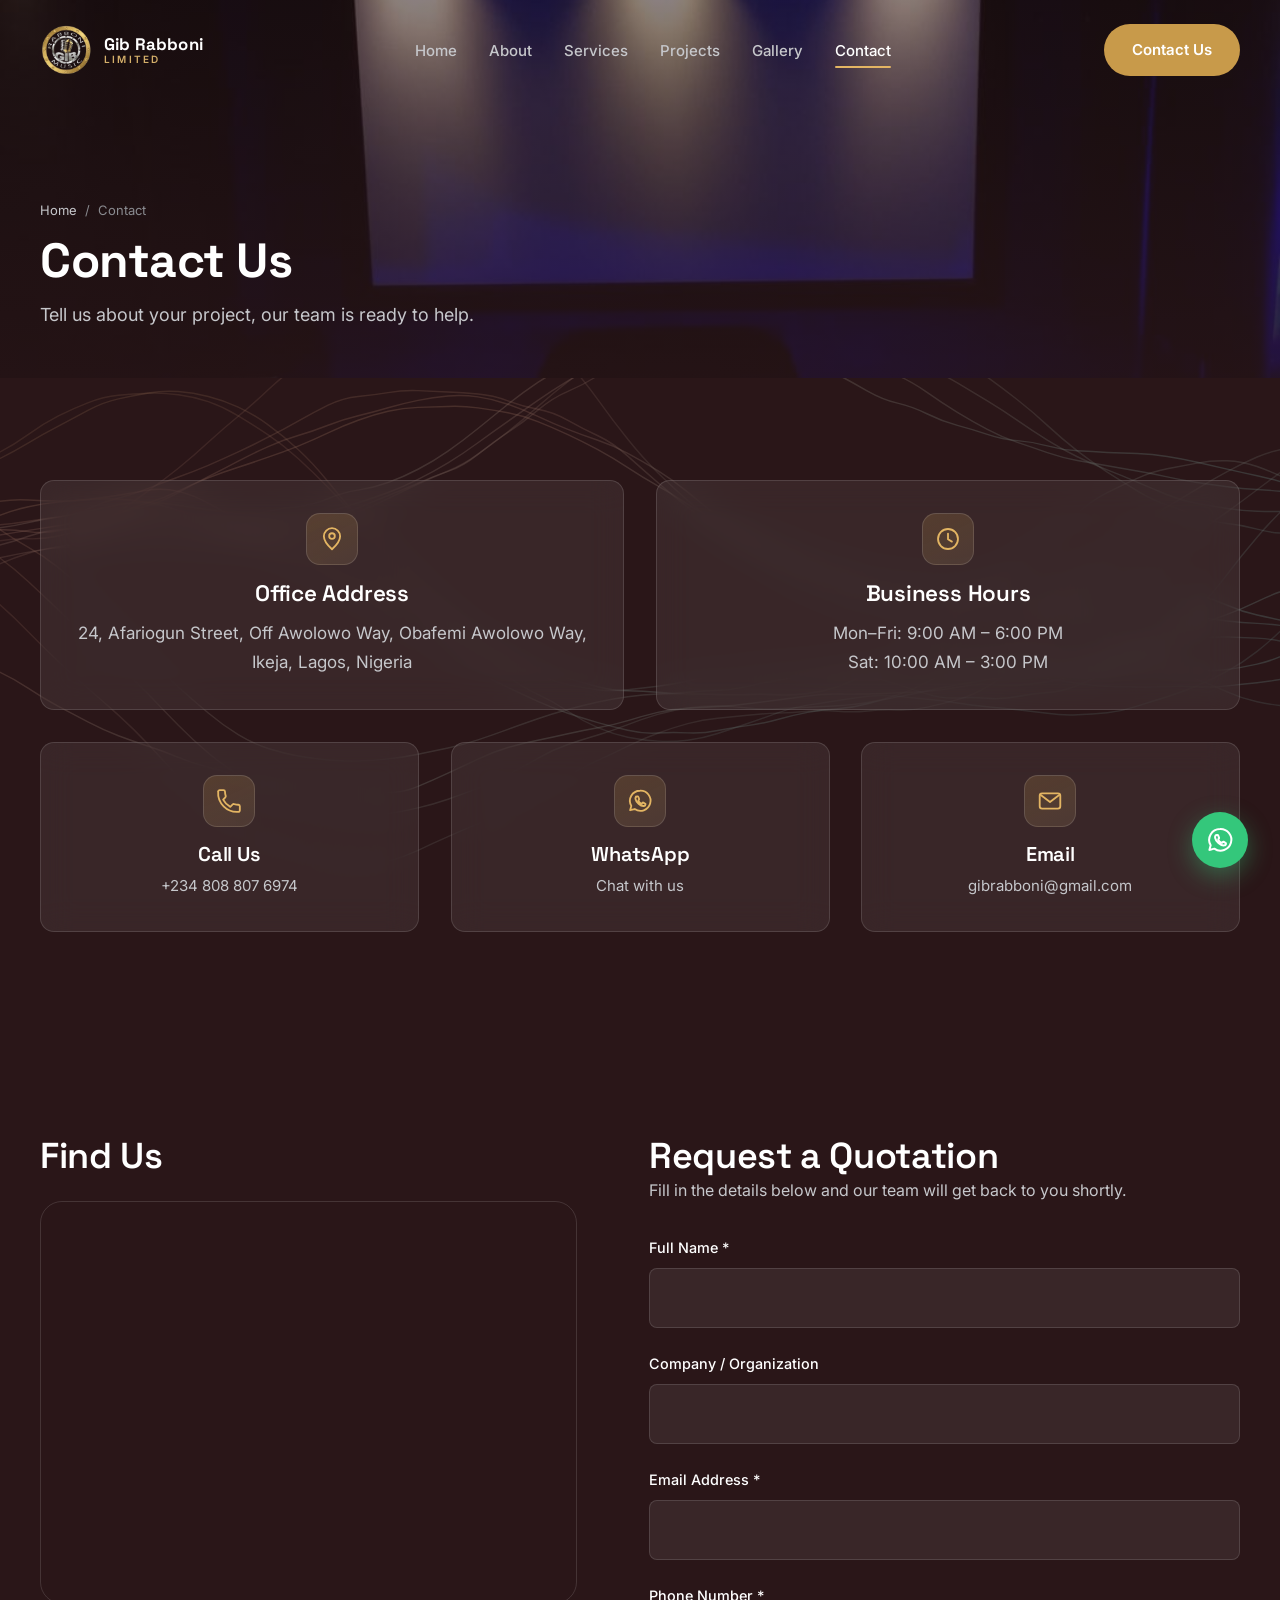
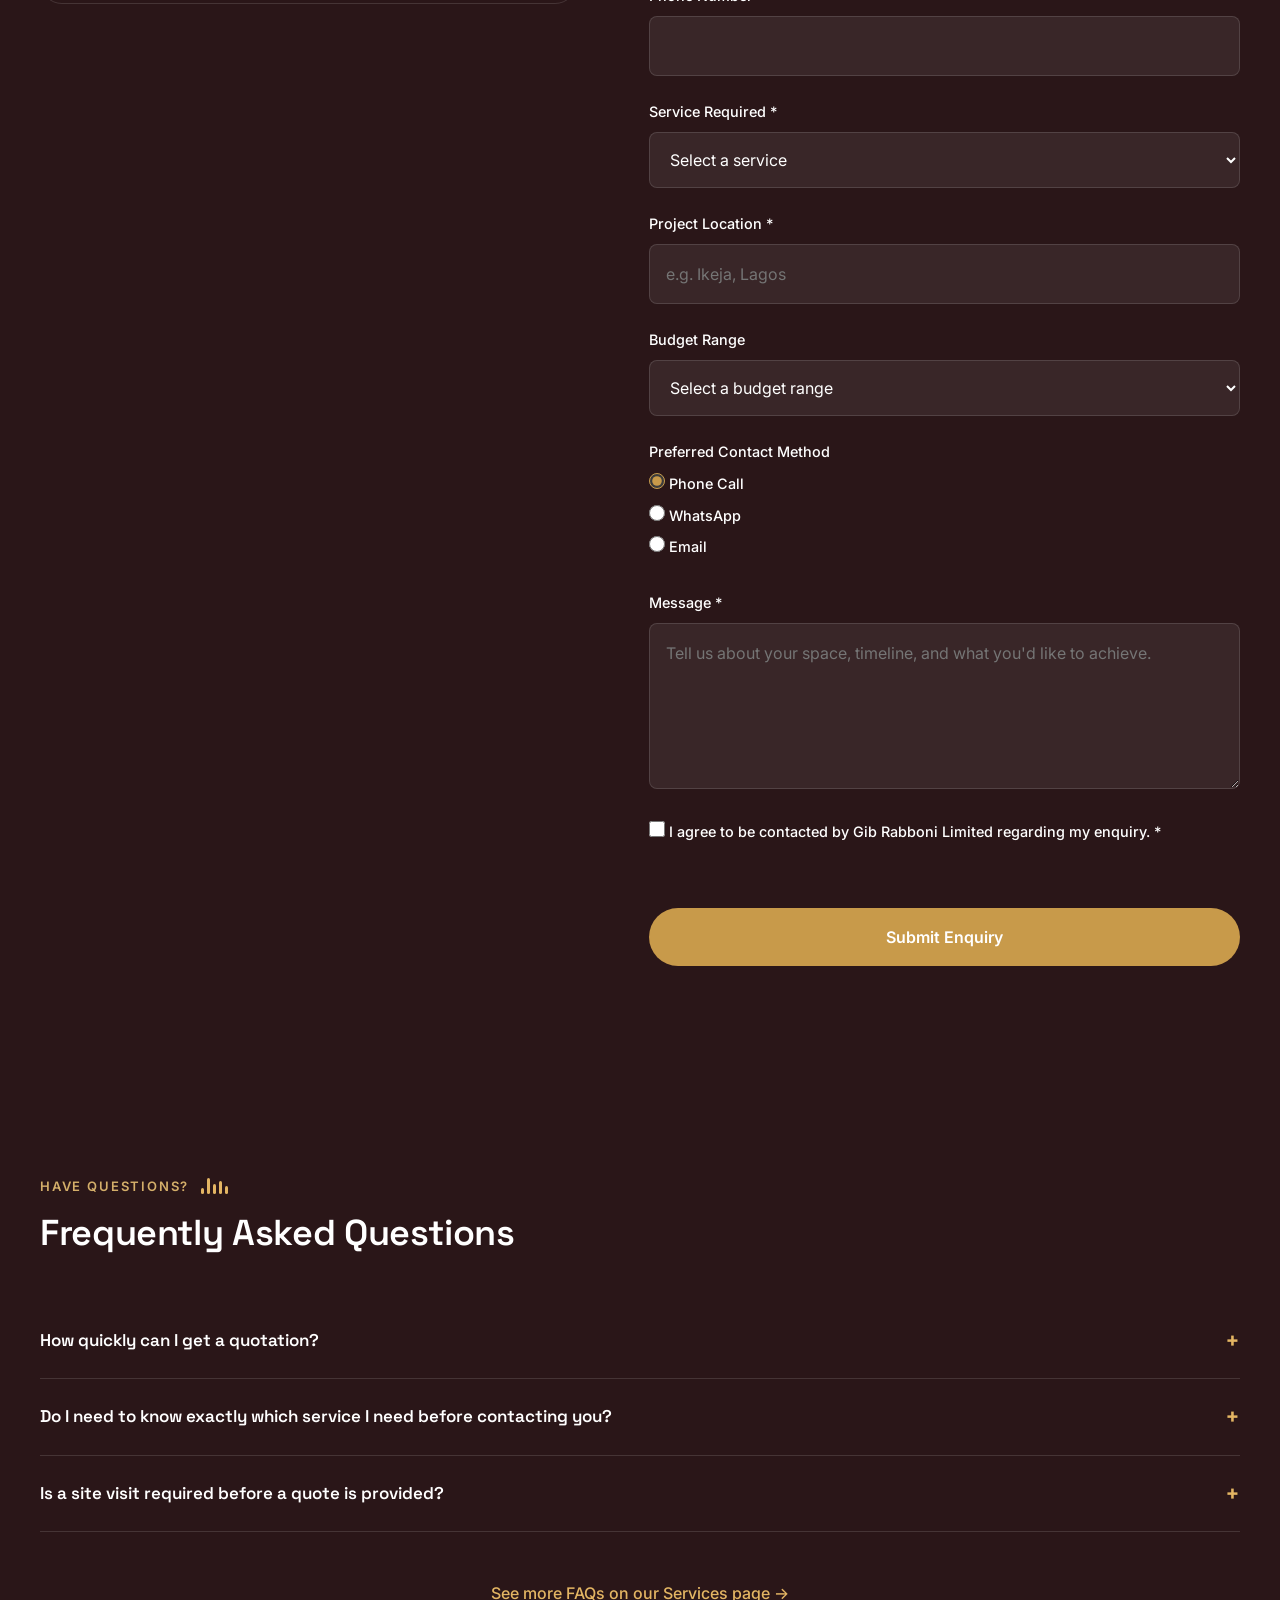
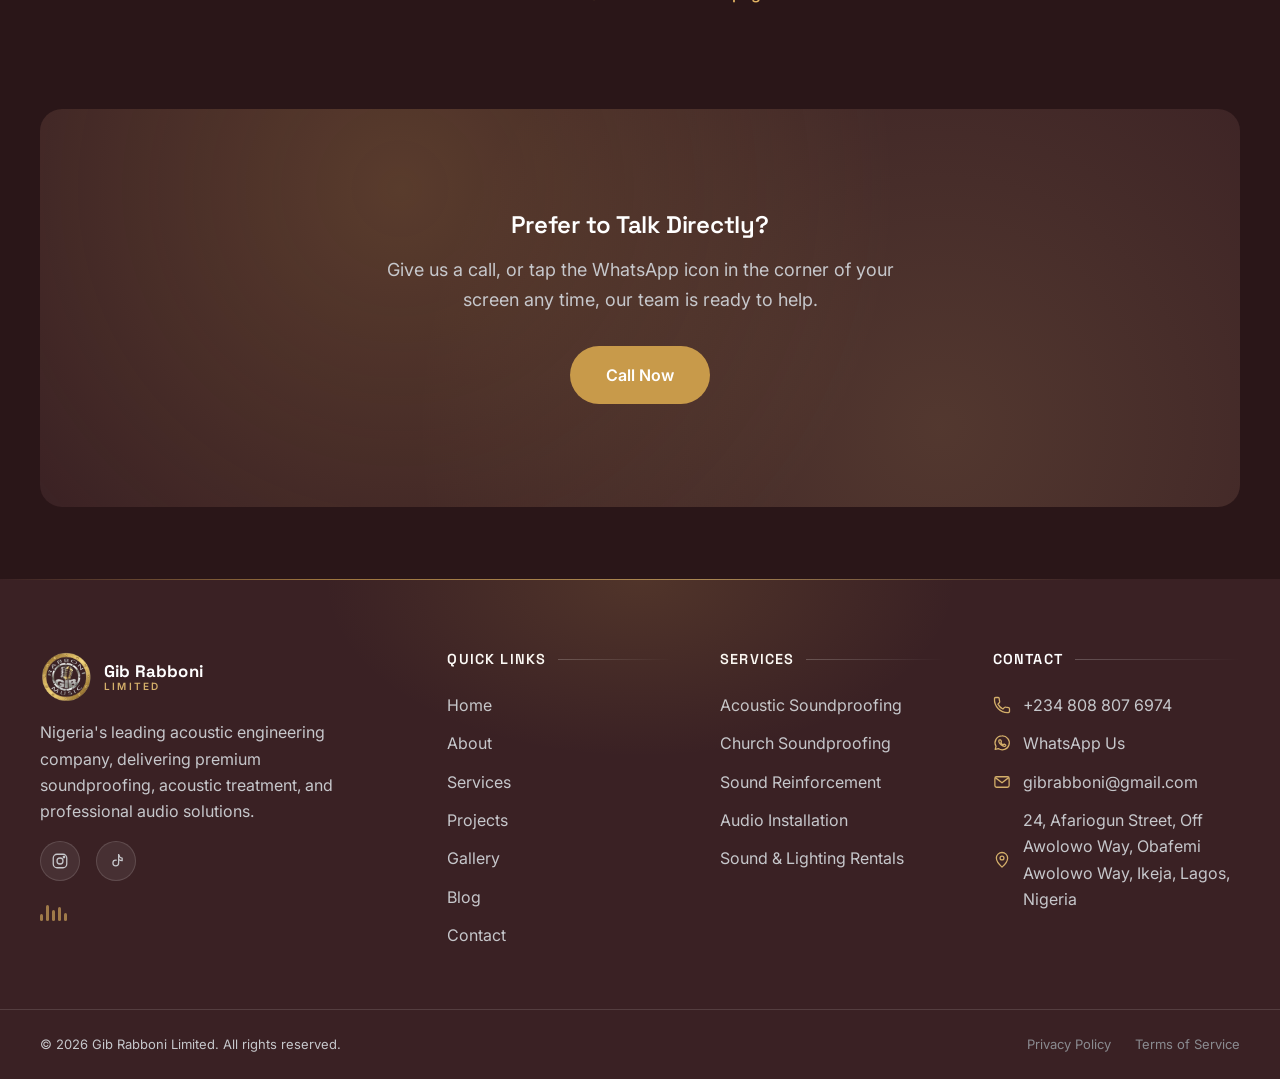
<file: contact/index.html>
<!DOCTYPE html>
<html lang="en">
<head>
    <!-- ============================================================
         META / SEO
         ============================================================ -->
    <meta charset="UTF-8">
    <meta name="viewport" content="width=device-width, initial-scale=1.0">
    <title>Contact Us | Request a Quote | Gib Rabboni Limited, Lagos, Nigeria</title>
    <meta name="description" content="Contact Gib Rabboni Limited for a quotation on acoustic soundproofing, treatments, or professional audio installation. Reach us by phone, WhatsApp, email, or our enquiry form in Ikeja, Lagos.">
    <meta name="author" content="Gib Rabboni Limited">
    <meta name="theme-color" content="#2a1618">
    <link rel="canonical" href="https://www.gibrabboni.com/contact/">

    <!-- Open Graph -->
    <meta property="og:type" content="website">
    <meta property="og:site_name" content="Gib Rabboni Limited">
    <meta property="og:title" content="Contact Us | Gib Rabboni Limited">
    <meta property="og:description" content="Request a quotation or speak with our acoustic engineering team. Phone, WhatsApp, email, and enquiry form available.">
    <meta property="og:image" content="/images/contact/contact-office.jpg">
    <meta property="og:url" content="https://www.gibrabboni.com/contact/">
    <meta property="og:locale" content="en_NG">

    <!-- Twitter Card -->
    <meta name="twitter:card" content="summary_large_image">
    <meta name="twitter:title" content="Contact Us | Gib Rabboni Limited">
    <meta name="twitter:description" content="Request a quotation or speak with our acoustic engineering team in Lagos, Nigeria.">
    <meta name="twitter:image" content="/images/contact/contact-office.jpg">

    <!-- Favicons -->
    <link rel="icon" type="image/png" sizes="32x32" href="/favicon/favicon-32x32.png">
    <link rel="icon" type="image/png" sizes="16x16" href="/favicon/favicon-16x16.png">
    <link rel="apple-touch-icon" sizes="180x180" href="/favicon/apple-touch-icon.png">
    <link rel="manifest" href="/favicon/site.webmanifest">

    <!-- Fonts -->
    <link rel="preconnect" href="https://fonts.googleapis.com">
    <link rel="preconnect" href="https://fonts.gstatic.com" crossorigin>
    <link href="https://fonts.googleapis.com/css2?family=Space+Grotesk:wght@500;600;700&family=Inter:wght@400;500;600&display=swap" rel="stylesheet">

    <!-- Stylesheet -->
    <link rel="stylesheet" href="/css/style.css">

    <!-- Schema.org: BreadcrumbList -->
    <script type="application/ld+json">
    {
        "@context": "https://schema.org",
        "@type": "BreadcrumbList",
        "itemListElement": [
            { "@type": "ListItem", "position": 1, "name": "Home", "item": "https://www.gibrabboni.com/" },
            { "@type": "ListItem", "position": 2, "name": "Contact", "item": "https://www.gibrabboni.com/contact/" }
        ]
    }
    </script>

    <!-- Schema.org: LocalBusiness (page-specific) -->
    <script type="application/ld+json">
    {
        "@context": "https://schema.org",
        "@type": "LocalBusiness",
        "name": "Gib Rabboni Limited",
        "telephone": "+234-808-807-6974",
        "email": "gibrabboni@gmail.com",
        "address": {
            "@type": "PostalAddress",
            "streetAddress": "24, Afariogun Street, Off Awolowo Way, Obafemi Awolowo Way",
            "addressLocality": "Ikeja",
            "addressRegion": "Lagos",
            "addressCountry": "NG"
        },
        "openingHoursSpecification": [
            {
                "@type": "OpeningHoursSpecification",
                "dayOfWeek": ["Monday", "Tuesday", "Wednesday", "Thursday", "Friday"],
                "opens": "09:00",
                "closes": "18:00"
            },
            {
                "@type": "OpeningHoursSpecification",
                "dayOfWeek": ["Saturday"],
                "opens": "10:00",
                "closes": "15:00"
            }
        ]
    }
    </script>

    <!-- Schema.org: FAQPage (preview subset) -->
    <script type="application/ld+json">
    {
        "@context": "https://schema.org",
        "@type": "FAQPage",
        "mainEntity": [
            {
                "@type": "Question",
                "name": "How quickly can I get a quotation?",
                "acceptedAnswer": { "@type": "Answer", "text": "We typically respond to enquiries within one business day and can schedule a site survey shortly after." }
            },
            {
                "@type": "Question",
                "name": "Do I need to know exactly which service I need before contacting you?",
                "acceptedAnswer": { "@type": "Answer", "text": "No. Tell us about your space and goals, and our team will recommend the right solution." }
            },
            {
                "@type": "Question",
                "name": "Is a site visit required before a quote is provided?",
                "acceptedAnswer": { "@type": "Answer", "text": "For most projects, yes, an on-site acoustic survey ensures our quotation is accurate and tailored to your space." }
            }
        ]
    }
    </script>
</head>
<body>

    <a class="skip-link" href="#main-content">Skip to main content</a>

    <!-- ============================================================
         HEADER / NAVIGATION (shared)
         ============================================================ -->
    <header class="site-header" id="site-header">
        <div class="container header__inner">

            <a href="/" class="logo-lockup" aria-label="Gib Rabboni Limited, Home"><span class="logo-lockup__mark"><img src="/images/brand/logo.png" alt="Gib Rabboni Limited emblem" width="52" height="52"></span><span class="logo-lockup__text"><span class="logo-lockup__name">Gib Rabboni</span><span class="logo-lockup__sub">Limited</span></span></a>

            <nav class="main-nav" aria-label="Primary navigation">
                <ul class="main-nav__list">
                    <li><a href="/" class="main-nav__link">Home</a></li>
                    <li><a href="/about/" class="main-nav__link">About</a></li>
                    <li><a href="/services/" class="main-nav__link">Services</a></li>
                    <li><a href="/projects/" class="main-nav__link">Projects</a></li>
                    <li><a href="/gallery/" class="main-nav__link">Gallery</a></li>
                    <li><a href="/contact/" class="main-nav__link is-active" aria-current="page">Contact</a></li>
                </ul>
            </nav>

            <div class="header__actions">
                <a href="/contact/" class="btn btn--primary">Contact Us</a>
            </div>

            <button class="hamburger" id="hamburger-btn" aria-label="Open menu" aria-expanded="false" aria-controls="mobile-menu">
                <span class="hamburger__line"></span>
                <span class="hamburger__line"></span>
                <span class="hamburger__line"></span>
            </button>
        </div>

        <nav class="mobile-menu" id="mobile-menu" aria-label="Mobile navigation" hidden>
            <button class="mobile-menu__close" id="mobile-menu-close" aria-label="Close menu">
                <svg viewBox="0 0 24 24" fill="none" stroke="currentColor" stroke-width="2" stroke-linecap="round" aria-hidden="true"><path d="M6 6l12 12M18 6L6 18"/></svg>
            </button>
            <ul class="mobile-menu__list">
                <li><a href="/" class="mobile-menu__link">Home</a></li>
                <li><a href="/about/" class="mobile-menu__link">About</a></li>
                <li><a href="/services/" class="mobile-menu__link">Services</a></li>
                <li><a href="/projects/" class="mobile-menu__link">Projects</a></li>
                <li><a href="/gallery/" class="mobile-menu__link">Gallery</a></li>
                <li><a href="/contact/" class="mobile-menu__link is-active" aria-current="page">Contact</a></li>
            </ul>
            <div class="mobile-menu__actions">
                <a href="/contact/" class="btn btn--primary btn--block">Contact Us</a>
                <a href="tel:+2348088076974" class="btn btn--secondary btn--block">Call Now</a>
            </div>
        </nav>
    </header>

    <!-- ============================================================
         MAIN CONTENT
         ============================================================ -->
    <main id="main-content">

        <!-- ========================================================
             PAGE BANNER
             ======================================================== -->
        <section class="page-banner" aria-label="Page introduction">
            <div class="page-banner__background" role="presentation">
                <img src="/images/backgrounds/contact-banner.jpg" alt="Home theater screen wall with ambient blue cove lighting" class="page-banner__bg-image">
                <div class="page-banner__overlay"></div>
            </div>
            <div class="container page-banner__content">
                <nav class="breadcrumbs" aria-label="Breadcrumb">
                    <ol class="breadcrumbs__list">
                        <li><a href="/">Home</a></li>
                        <li aria-current="page">Contact</li>
                    </ol>
                </nav>
                <h1 class="page-banner__title">Contact Us</h1>
                <p class="page-banner__subtitle">Tell us about your project, our team is ready to help.</p>
            </div>
        </section>

        <!-- ========================================================
             CONTACT INFO CARDS
             ======================================================== -->
        <section class="contact-info" aria-label="Contact information">
            <div class="container">

                <div class="contact-info__primary">
                    <article class="card card--contact card--contact-primary" data-animate="fade-left">
                        <span class="icon-badge"><svg viewBox="0 0 24 24" fill="none" stroke="currentColor" stroke-width="1.7" stroke-linecap="round" stroke-linejoin="round" aria-hidden="true"><path d="M12 21.5S4.5 14.8 4.5 9.5a7.5 7.5 0 0 1 15 0c0 5.3-7.5 12-7.5 12Z"/><circle cx="12" cy="9.3" r="2.6"/></svg></span>
                        <h3 class="card__title">Office Address</h3>
                        <p class="card__text">24, Afariogun Street, Off Awolowo Way, Obafemi Awolowo Way, Ikeja, Lagos, Nigeria</p>
                    </article>

                    <article class="card card--contact card--contact-primary" data-animate="fade-right">
                        <span class="icon-badge"><svg viewBox="0 0 24 24" fill="none" stroke="currentColor" stroke-width="1.7" stroke-linecap="round" stroke-linejoin="round" aria-hidden="true"><circle cx="12" cy="12" r="9.2"/><path d="M12 7v5.3l3.6 2.1"/></svg></span>
                        <h3 class="card__title">Business Hours</h3>
                        <p class="card__text">Mon–Fri: 9:00 AM – 6:00 PM<br>Sat: 10:00 AM – 3:00 PM</p>
                    </article>
                </div>

                <div class="card-grid card-grid--contact-secondary">

                    <article class="card card--contact" data-animate="fade-up">
                        <span class="icon-badge"><svg viewBox="0 0 24 24" fill="none" stroke="currentColor" stroke-width="1.7" stroke-linecap="round" stroke-linejoin="round" aria-hidden="true"><path d="M6.6 10.8a15 15 0 0 0 6.6 6.6l2.2-2.2a1.4 1.4 0 0 1 1.5-.3c1.2.4 2.5.6 3.8.6a1.4 1.4 0 0 1 1.3 1.4v3.5A1.4 1.4 0 0 1 20.6 22 17.4 17.4 0 0 1 2 3.4 1.4 1.4 0 0 1 3.4 2h3.5a1.4 1.4 0 0 1 1.4 1.3c0 1.3.2 2.6.6 3.8a1.4 1.4 0 0 1-.3 1.5L6.6 10.8Z"/></svg></span>
                        <h3 class="card__title">Call Us</h3>
                        <p class="card__text"><a href="tel:+2348088076974">+234 808 807 6974</a></p>
                    </article>

                    <article class="card card--contact" data-animate="fade-up">
                        <span class="icon-badge"><svg viewBox="0 0 24 24" fill="none" stroke="currentColor" stroke-width="1.7" stroke-linecap="round" stroke-linejoin="round" aria-hidden="true"><path d="M12 2.5a9.3 9.3 0 0 0-8 14l-1.1 4 4.2-1.1a9.3 9.3 0 1 0 4.9-16.9Z"/><path d="M8.3 8.4c.2-.6.6-.6 1-.6h.6c.2 0 .4 0 .6.5l.7 1.8c.1.2 0 .4-.1.6l-.5.6c-.1.2-.2.3 0 .6.5.9 1.8 2.1 2.7 2.5.2.1.4.1.5-.1l.6-.7c.2-.2.4-.2.6-.1l1.7.9c.2.1.4.2.4.5 0 .8-.7 1.6-1.5 1.7-1.3.2-2.9-.3-4.9-2.1-1.7-1.5-2.7-3.1-2.9-4.4-.1-.7 0-1.4.5-2.2Z"/></svg></span>
                        <h3 class="card__title">WhatsApp</h3>
                        <p class="card__text"><a href="https://wa.me/2348088076974" target="_blank" rel="noopener">Chat with us</a></p>
                    </article>

                    <article class="card card--contact" data-animate="fade-up">
                        <span class="icon-badge"><svg viewBox="0 0 24 24" fill="none" stroke="currentColor" stroke-width="1.7" stroke-linecap="round" stroke-linejoin="round" aria-hidden="true"><rect x="2.5" y="5" width="19" height="14" rx="2.2"/><path d="m3.5 6.5 8.5 6.5 8.5-6.5"/></svg></span>
                        <h3 class="card__title">Email</h3>
                        <p class="card__text"><a href="mailto:gibrabboni@gmail.com">gibrabboni@gmail.com</a></p>
                    </article>

                </div>
            </div>
        </section>

        <!-- ========================================================
             MAP + ENQUIRY FORM
             ======================================================== -->
        <section class="contact-main" aria-label="Location and enquiry form">
            <div class="container contact-main__grid">

                <div class="contact-main__map">
                    <h2 class="section-title">Find Us</h2>
                    <div class="map-embed" role="presentation">
                        <!-- Google Maps embed placeholder -->
                        <iframe
                            src="https://www.google.com/maps?q=24+Afariogun+Street+Off+Awolowo+Way+Ikeja+Lagos+Nigeria&output=embed"
                            title="Gib Rabboni Limited office location map"
                            loading="lazy"
                            referrerpolicy="no-referrer-when-downgrade"
                            width="100%"
                            height="100%">
                        </iframe>
                    </div>
                </div>

                <div class="contact-main__form">
                    <h2 class="section-title" id="enquiry-form-title">Request a Quotation</h2>
                    <p class="contact-main__form-intro">Fill in the details below and our team will get back to you shortly.</p>

                    <form class="enquiry-form" id="enquiry-form" aria-labelledby="enquiry-form-title" novalidate>

                        <div class="form-group">
                            <label for="full-name">Full Name <span aria-hidden="true">*</span></label>
                            <input type="text" id="full-name" name="fullName" autocomplete="name" required aria-required="true">
                        </div>

                        <div class="form-group">
                            <label for="company">Company / Organization</label>
                            <input type="text" id="company" name="company" autocomplete="organization">
                        </div>

                        <div class="form-group">
                            <label for="email">Email Address <span aria-hidden="true">*</span></label>
                            <input type="email" id="email" name="email" autocomplete="email" required aria-required="true">
                        </div>

                        <div class="form-group">
                            <label for="phone">Phone Number <span aria-hidden="true">*</span></label>
                            <input type="tel" id="phone" name="phone" autocomplete="tel" required aria-required="true">
                        </div>

                        <div class="form-group">
                            <label for="service-required">Service Required <span aria-hidden="true">*</span></label>
                            <select id="service-required" name="serviceRequired" required aria-required="true">
                                <option value="" disabled selected>Select a service</option>
                                <option value="acoustic-soundproofing">Acoustic Soundproofing</option>
                                <option value="acoustic-treatments">Acoustic Treatments</option>
                                <option value="live-music-studio">Live Music Studio Soundproofing</option>
                                <option value="digital-studio">Digital Studio Soundproofing</option>
                                <option value="podcast-room">Podcast Room Soundproofing</option>
                                <option value="church-soundproofing">Church Soundproofing</option>
                                <option value="clubs-lounge">Clubs &amp; Lounge Soundproofing</option>
                                <option value="sound-reinforcement">Sound Reinforcement</option>
                                <option value="sound-design">Sound Design</option>
                                <option value="audio-installation">Audio Installation</option>
                                <option value="sound-lighting-rentals">Sound &amp; Lighting Rentals</option>
                                <option value="not-sure">Not Sure / Need Advice</option>
                            </select>
                        </div>

                        <div class="form-group">
                            <label for="project-location">Project Location <span aria-hidden="true">*</span></label>
                            <input type="text" id="project-location" name="projectLocation" autocomplete="address-level2" placeholder="e.g. Ikeja, Lagos" required aria-required="true">
                        </div>

                        <div class="form-group">
                            <label for="budget-range">Budget Range</label>
                            <select id="budget-range" name="budgetRange">
                                <option value="" disabled selected>Select a budget range</option>
                                <option value="under-500k">Under ₦500,000</option>
                                <option value="500k-2m">₦500,000 – ₦2,000,000</option>
                                <option value="2m-10m">₦2,000,000 – ₦10,000,000</option>
                                <option value="above-10m">Above ₦10,000,000</option>
                                <option value="not-sure">Not Sure Yet</option>
                            </select>
                        </div>

                        <fieldset class="form-group form-group--radio">
                            <legend>Preferred Contact Method</legend>
                            <label class="radio-label">
                                <input type="radio" name="preferredContact" value="phone" checked>
                                Phone Call
                            </label>
                            <label class="radio-label">
                                <input type="radio" name="preferredContact" value="whatsapp">
                                WhatsApp
                            </label>
                            <label class="radio-label">
                                <input type="radio" name="preferredContact" value="email">
                                Email
                            </label>
                        </fieldset>

                        <div class="form-group">
                            <label for="message">Message <span aria-hidden="true">*</span></label>
                            <textarea id="message" name="message" rows="5" minlength="10" required aria-required="true" placeholder="Tell us about your space, timeline, and what you'd like to achieve."></textarea>
                        </div>

                        <div class="form-group form-group--checkbox">
                            <label class="checkbox-label">
                                <input type="checkbox" id="consent" name="consent" required aria-required="true">
                                I agree to be contacted by Gib Rabboni Limited regarding my enquiry. <span aria-hidden="true">*</span>
                            </label>
                        </div>

                        <div class="form-feedback" id="form-feedback" role="status" aria-live="polite"></div>

                        <button type="submit" class="btn btn--primary btn--large btn--block">Submit Enquiry</button>
                    </form>
                </div>

            </div>
        </section>

        <!-- ========================================================
             FAQ PREVIEW
             ======================================================== -->
        <section class="faq faq--preview" aria-labelledby="faq-preview-title">
            <div class="container">
                <div class="section-header">
                    <p class="eyebrow-row"><span class="eyebrow">Have Questions?</span><span class="eq-bars" aria-hidden="true"><span class="eq-bars__bar"></span><span class="eq-bars__bar"></span><span class="eq-bars__bar"></span><span class="eq-bars__bar"></span><span class="eq-bars__bar"></span></span></p>
                    <h2 class="section-title" id="faq-preview-title">Frequently Asked Questions</h2>
                </div>

                <div class="accordion" data-component="accordion">
                    <div class="accordion__item">
                        <h3 class="accordion__header">
                            <button class="accordion__trigger" aria-expanded="false" aria-controls="cfaq-answer-1" id="cfaq-question-1">
                                How quickly can I get a quotation?
                            </button>
                        </h3>
                        <div class="accordion__panel" id="cfaq-answer-1" role="region" aria-labelledby="cfaq-question-1" hidden>
                            <p>We typically respond to enquiries within one business day and can schedule a site survey shortly after.</p>
                        </div>
                    </div>

                    <div class="accordion__item">
                        <h3 class="accordion__header">
                            <button class="accordion__trigger" aria-expanded="false" aria-controls="cfaq-answer-2" id="cfaq-question-2">
                                Do I need to know exactly which service I need before contacting you?
                            </button>
                        </h3>
                        <div class="accordion__panel" id="cfaq-answer-2" role="region" aria-labelledby="cfaq-question-2" hidden>
                            <p>No. Tell us about your space and goals, and our team will recommend the right solution.</p>
                        </div>
                    </div>

                    <div class="accordion__item">
                        <h3 class="accordion__header">
                            <button class="accordion__trigger" aria-expanded="false" aria-controls="cfaq-answer-3" id="cfaq-question-3">
                                Is a site visit required before a quote is provided?
                            </button>
                        </h3>
                        <div class="accordion__panel" id="cfaq-answer-3" role="region" aria-labelledby="cfaq-question-3" hidden>
                            <p>For most projects, yes, an on-site acoustic survey ensures our quotation is accurate and tailored to your space.</p>
                        </div>
                    </div>
                </div>

                <div class="section-cta">
                    <a href="/services/" class="link-arrow">See more FAQs on our Services page &rarr;</a>
                </div>
            </div>
        </section>

        <!-- ========================================================
             FINAL CALL TO ACTION
             ======================================================== -->
        <section class="cta-band" aria-labelledby="cta-band-title">
            <div class="cta-band__decor" aria-hidden="true"></div><div class="note-field"><span class="note">&#9835;</span><span class="note">&#9834;</span><span class="note">&#9836;</span><span class="note">&#9833;</span></div>
            <div class="container cta-band__content">
                <h2 class="cta-band__title" id="cta-band-title">Prefer to Talk Directly?</h2>
                <p class="cta-band__text">Give us a call, or tap the WhatsApp icon in the corner of your screen any time, our team is ready to help.</p>
                <div class="cta-band__actions">
                    <a href="tel:+2348088076974" class="btn btn--primary btn--large">Call Now</a>
                </div>
            </div>
        </section>

    </main>

    <!-- ============================================================
         FOOTER (shared)
         ============================================================ -->
    <footer class="site-footer">
        <div class="container footer__grid">

            <div class="footer__col footer__col--brand">
                <a href="/" class="logo-lockup" aria-label="Gib Rabboni Limited, Home"><span class="logo-lockup__mark"><img src="/images/brand/logo.png" alt="Gib Rabboni Limited emblem" width="52" height="52"></span><span class="logo-lockup__text"><span class="logo-lockup__name">Gib Rabboni</span><span class="logo-lockup__sub">Limited</span></span></a>
                <p class="footer__text">Nigeria's leading acoustic engineering company, delivering premium soundproofing, acoustic treatment, and professional audio solutions.</p>
                <ul class="footer__social" aria-label="Social media links">
                    <li><a href="https://www.instagram.com/gibrabboni?igsh=MTg4dmE5OWlzd2l6MQ%3D%3D&amp;utm_source=qr" target="_blank" rel="noopener" aria-label="Gib Rabboni on Instagram"><svg class="mini-icon" viewBox="0 0 24 24" fill="none" stroke="currentColor" stroke-width="1.7" stroke-linecap="round" stroke-linejoin="round" aria-hidden="true"><rect x="3" y="3" width="18" height="18" rx="5"/><circle cx="12" cy="12" r="4"/><circle cx="17.3" cy="6.7" r="1"/></svg></a></li>
                    <li><a href="https://www.tiktok.com/@gibrabboni?_r=1&amp;_t=ZS-98AgWlw9CQX" target="_blank" rel="noopener" aria-label="Gib Rabboni on TikTok"><svg class="mini-icon" viewBox="0 0 24 24" fill="none" stroke="currentColor" stroke-width="1.7" stroke-linecap="round" stroke-linejoin="round" aria-hidden="true"><path d="M15.5 3.5v11.2a3.8 3.8 0 1 1-3.8-3.8c.2 0 .4 0 .6.03"/><path d="M15.5 3.5c.5 2.5 2.3 4.3 4.7 4.7v3.3a7.8 7.8 0 0 1-4.7-1.6"/></svg></a></li>
                </ul>
                <div class="footer__eq eq-bars" aria-hidden="true"><span class="eq-bars__bar"></span><span class="eq-bars__bar"></span><span class="eq-bars__bar"></span><span class="eq-bars__bar"></span><span class="eq-bars__bar"></span></div>
            </div>

            <nav class="footer__col" aria-label="Quick links">
                <h3 class="footer__heading">Quick Links</h3>
                <ul class="footer__links">
                    <li><a href="/">Home</a></li>
                    <li><a href="/about/">About</a></li>
                    <li><a href="/services/">Services</a></li>
                    <li><a href="/projects/">Projects</a></li>
                    <li><a href="/gallery/">Gallery</a></li>
                    <li><a href="/blog/">Blog</a></li>
                    <li><a href="/contact/">Contact</a></li>
                </ul>
            </nav>

            <nav class="footer__col" aria-label="Our services">
                <h3 class="footer__heading">Services</h3>
                <ul class="footer__links">
                    <li><a href="/services/#acoustic-soundproofing">Acoustic Soundproofing</a></li>
                    <li><a href="/services/#church-soundproofing">Church Soundproofing</a></li>
                    <li><a href="/services/#sound-reinforcement">Sound Reinforcement</a></li>
                    <li><a href="/services/#audio-installation">Audio Installation</a></li>
                    <li><a href="/services/#sound-lighting-rentals">Sound &amp; Lighting Rentals</a></li>
                </ul>
            </nav>

            <div class="footer__col">
                <h3 class="footer__heading">Contact</h3>
                <ul class="footer__links footer__links--contact">
                    <li class="footer__contact-item"><svg class="mini-icon" viewBox="0 0 24 24" fill="none" stroke="currentColor" stroke-width="1.7" stroke-linecap="round" stroke-linejoin="round" aria-hidden="true"><path d="M6.6 10.8a15 15 0 0 0 6.6 6.6l2.2-2.2a1.4 1.4 0 0 1 1.5-.3c1.2.4 2.5.6 3.8.6a1.4 1.4 0 0 1 1.3 1.4v3.5A1.4 1.4 0 0 1 20.6 22 17.4 17.4 0 0 1 2 3.4 1.4 1.4 0 0 1 3.4 2h3.5a1.4 1.4 0 0 1 1.4 1.3c0 1.3.2 2.6.6 3.8a1.4 1.4 0 0 1-.3 1.5L6.6 10.8Z"/></svg><a href="tel:+2348088076974">+234 808 807 6974</a></li>
                    <li class="footer__contact-item"><svg class="mini-icon" viewBox="0 0 24 24" fill="none" stroke="currentColor" stroke-width="1.7" stroke-linecap="round" stroke-linejoin="round" aria-hidden="true"><path d="M12 2.5a9.3 9.3 0 0 0-8 14l-1.1 4 4.2-1.1a9.3 9.3 0 1 0 4.9-16.9Z"/><path d="M8.3 8.4c.2-.6.6-.6 1-.6h.6c.2 0 .4 0 .6.5l.7 1.8c.1.2 0 .4-.1.6l-.5.6c-.1.2-.2.3 0 .6.5.9 1.8 2.1 2.7 2.5.2.1.4.1.5-.1l.6-.7c.2-.2.4-.2.6-.1l1.7.9c.2.1.4.2.4.5 0 .8-.7 1.6-1.5 1.7-1.3.2-2.9-.3-4.9-2.1-1.7-1.5-2.7-3.1-2.9-4.4-.1-.7 0-1.4.5-2.2Z"/></svg><a href="https://wa.me/2348088076974" target="_blank" rel="noopener">WhatsApp Us</a></li>
                    <li class="footer__contact-item"><svg class="mini-icon" viewBox="0 0 24 24" fill="none" stroke="currentColor" stroke-width="1.7" stroke-linecap="round" stroke-linejoin="round" aria-hidden="true"><rect x="2.5" y="5" width="19" height="14" rx="2.2"/><path d="m3.5 6.5 8.5 6.5 8.5-6.5"/></svg><a href="mailto:gibrabboni@gmail.com">gibrabboni@gmail.com</a></li>
                    <li class="footer__contact-item"><svg class="mini-icon" viewBox="0 0 24 24" fill="none" stroke="currentColor" stroke-width="1.7" stroke-linecap="round" stroke-linejoin="round" aria-hidden="true"><path d="M12 21.5S4.5 14.8 4.5 9.5a7.5 7.5 0 0 1 15 0c0 5.3-7.5 12-7.5 12Z"/><circle cx="12" cy="9.3" r="2.6"/></svg><span>24, Afariogun Street, Off Awolowo Way, Obafemi Awolowo Way, Ikeja, Lagos, Nigeria</span></li>
                </ul>
            </div>

        </div>

        <div class="container footer__bottom">
            <p>&copy; <span id="current-year">2026</span> Gib Rabboni Limited. All rights reserved.</p>
            <div class="footer__legal-links">
                <a href="/privacy-policy/">Privacy Policy</a>
                <a href="/terms-of-service/">Terms of Service</a>
            </div>
        </div>
    </footer>


    <a href="https://wa.me/2348088076974" class="whatsapp-widget" target="_blank" rel="noopener" aria-label="Chat with us on WhatsApp">
        <svg viewBox="0 0 24 24" fill="none" stroke="currentColor" stroke-width="1.7" stroke-linecap="round" stroke-linejoin="round" aria-hidden="true"><path d="M12 2.5a9.3 9.3 0 0 0-8 14l-1.1 4 4.2-1.1a9.3 9.3 0 1 0 4.9-16.9Z"/><path d="M8.3 8.4c.2-.6.6-.6 1-.6h.6c.2 0 .4 0 .6.5l.7 1.8c.1.2 0 .4-.1.6l-.5.6c-.1.2-.2.3 0 .6.5.9 1.8 2.1 2.7 2.5.2.1.4.1.5-.1l.6-.7c.2-.2.4-.2.6-.1l1.7.9c.2.1.4.2.4.5 0 .8-.7 1.6-1.5 1.7-1.3.2-2.9-.3-4.9-2.1-1.7-1.5-2.7-3.1-2.9-4.4-.1-.7 0-1.4.5-2.2Z"/></svg>
    </a>
    <button class="back-to-top" id="back-to-top" aria-label="Back to top" hidden>
        <span aria-hidden="true">&uarr;</span>
    </button>

    <div class="scroll-progress" id="scroll-progress" aria-hidden="true"></div>

    <script src="/js/script.js" defer></script>
</body>
</html>
</file>
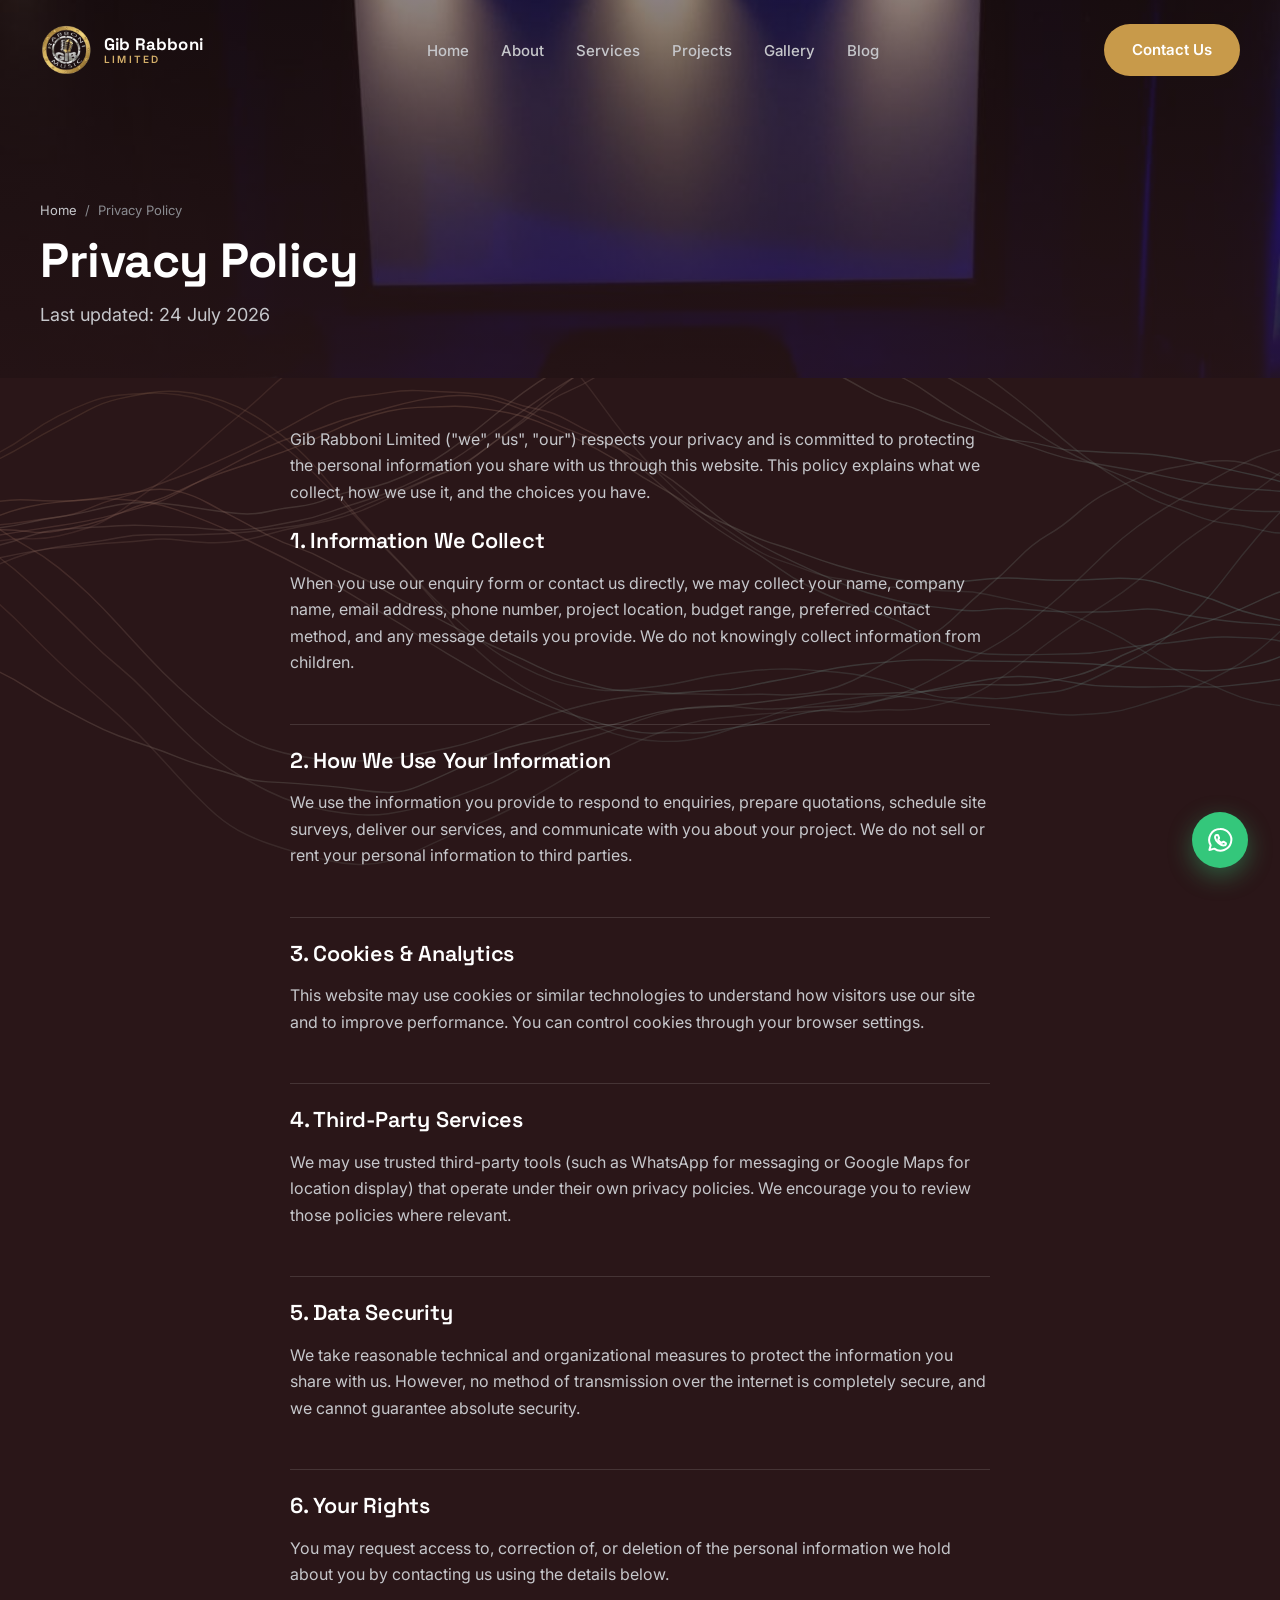
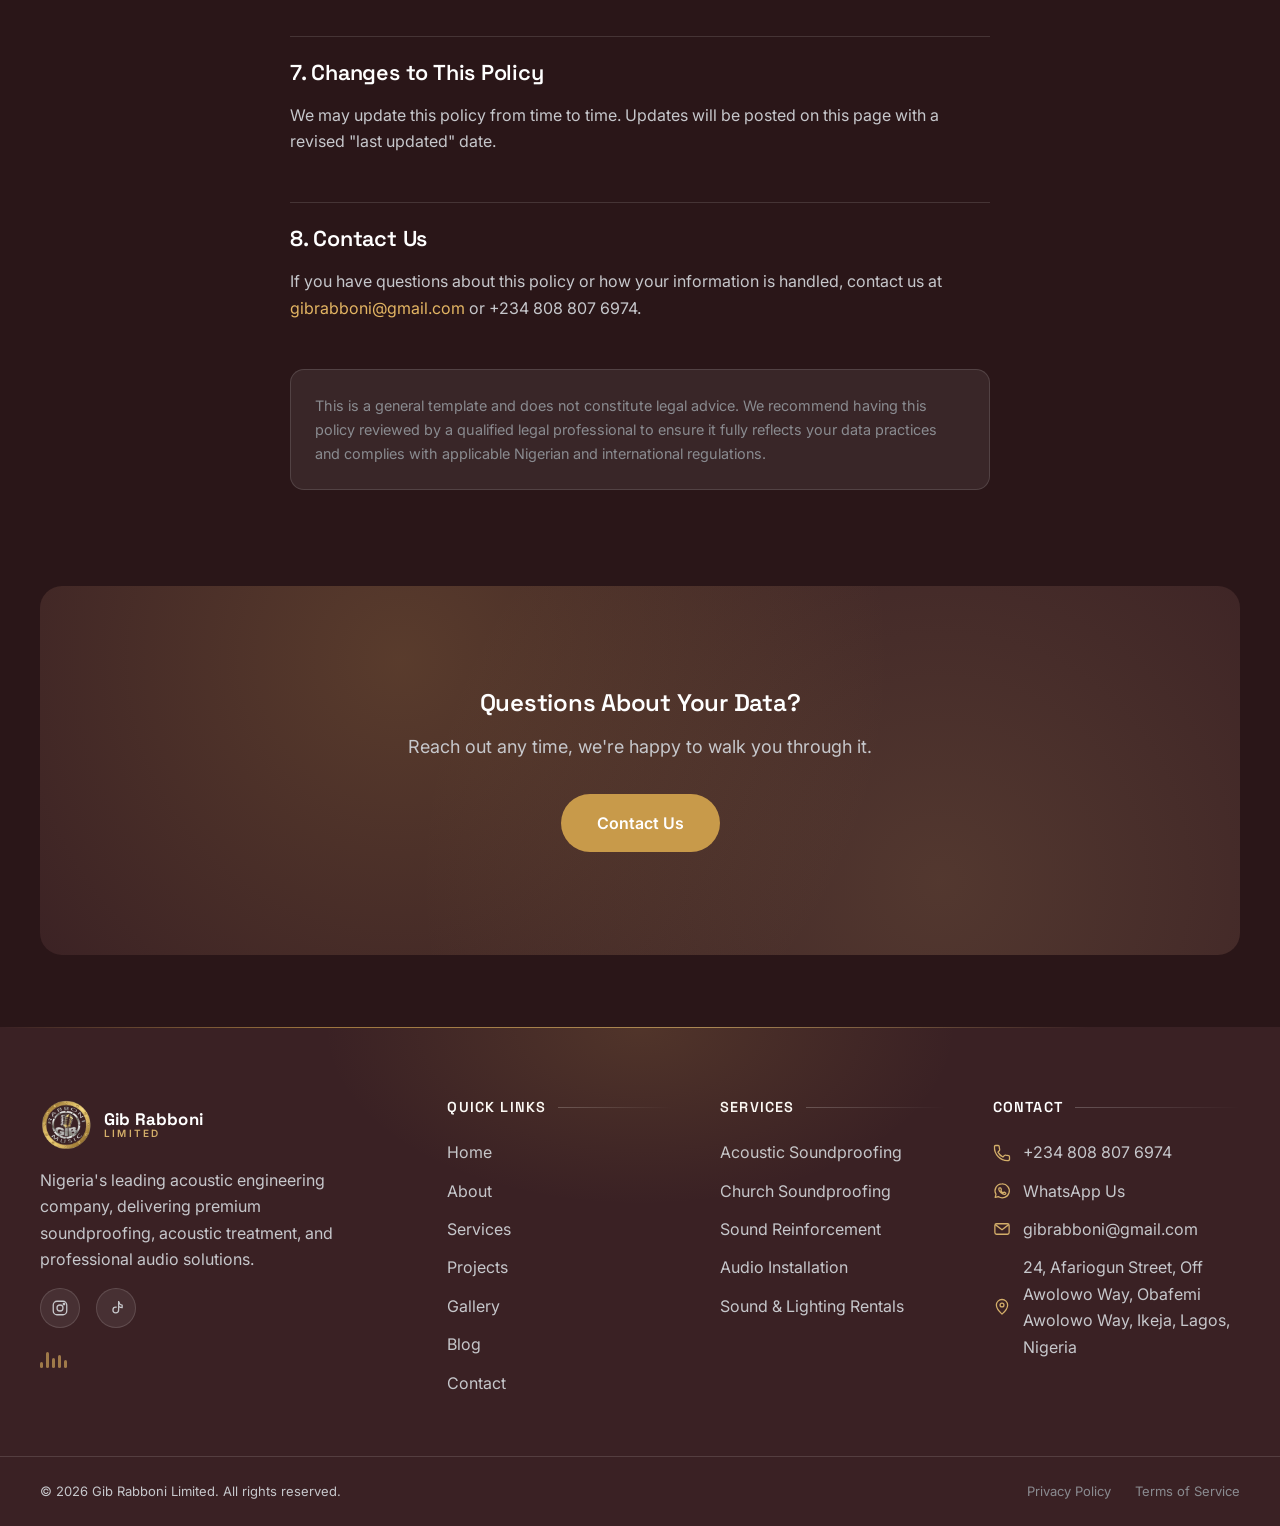
<file: privacy-policy/index.html>
<!DOCTYPE html>
<html lang="en">
<head>
    <meta charset="UTF-8">
    <meta name="viewport" content="width=device-width, initial-scale=1.0">
    <title>Privacy Policy | Gib Rabboni Limited</title>
    <meta name="description" content="Read Gib Rabboni Limited's privacy policy to understand how we collect, use, and protect your personal information.">
    <meta name="author" content="Gib Rabboni Limited">
    <meta name="theme-color" content="#2a1618">
    <link rel="canonical" href="https://www.gibrabboni.com/privacy-policy/">

    <meta property="og:type" content="website">
    <meta property="og:site_name" content="Gib Rabboni Limited">
    <meta property="og:title" content="Privacy Policy | Gib Rabboni Limited">
    <meta property="og:description" content="Read Gib Rabboni Limited's privacy policy to understand how we collect, use, and protect your personal information.">
    <meta property="og:image" content="/images/backgrounds/contact-banner.jpg">
    <meta property="og:url" content="https://www.gibrabboni.com/privacy-policy/">
    <meta property="og:locale" content="en_NG">

    <meta name="twitter:card" content="summary_large_image">
    <meta name="twitter:title" content="Privacy Policy | Gib Rabboni Limited">
    <meta name="twitter:description" content="Read Gib Rabboni Limited's privacy policy to understand how we collect, use, and protect your personal information.">
    <meta name="twitter:image" content="/images/backgrounds/contact-banner.jpg">

    <link rel="icon" type="image/png" sizes="32x32" href="/favicon/favicon-32x32.png">
    <link rel="icon" type="image/png" sizes="16x16" href="/favicon/favicon-16x16.png">
    <link rel="apple-touch-icon" sizes="180x180" href="/favicon/apple-touch-icon.png">
    <link rel="manifest" href="/favicon/site.webmanifest">

    <link rel="preconnect" href="https://fonts.googleapis.com">
    <link rel="preconnect" href="https://fonts.gstatic.com" crossorigin>
    <link href="https://fonts.googleapis.com/css2?family=Space+Grotesk:wght@500;600;700&family=Inter:wght@400;500;600&display=swap" rel="stylesheet">

    <link rel="stylesheet" href="/css/style.css">

    <script type="application/ld+json">
    {
        "@context": "https://schema.org",
        "@type": "BreadcrumbList",
        "itemListElement": [
            { "@type": "ListItem", "position": 1, "name": "Home", "item": "https://www.gibrabboni.com/" },
            { "@type": "ListItem", "position": 2, "name": "Privacy Policy", "item": "https://www.gibrabboni.com/privacy-policy/" }
        ]
    }
    </script>

</head>
<body>

    <a class="skip-link" href="#main-content">Skip to main content</a>

    <header class="site-header" id="site-header">
        <div class="container header__inner">

            <a href="/" class="logo-lockup" aria-label="Gib Rabboni Limited, Home"><span class="logo-lockup__mark"><img src="/images/brand/logo.png" alt="Gib Rabboni Limited emblem" width="52" height="52"></span><span class="logo-lockup__text"><span class="logo-lockup__name">Gib Rabboni</span><span class="logo-lockup__sub">Limited</span></span></a>

            <nav class="main-nav" aria-label="Primary navigation">
                <ul class="main-nav__list">
                    <li><a href="/" class="main-nav__link">Home</a></li>
                    <li><a href="/about/" class="main-nav__link">About</a></li>
                    <li><a href="/services/" class="main-nav__link">Services</a></li>
                    <li><a href="/projects/" class="main-nav__link">Projects</a></li>
                    <li><a href="/gallery/" class="main-nav__link">Gallery</a></li>
                    <li><a href="/blog/" class="main-nav__link">Blog</a></li>
                </ul>
            </nav>

            <div class="header__actions">
                <a href="/contact/" class="btn btn--primary">Contact Us</a>
            </div>

            <button class="hamburger" id="hamburger-btn" aria-label="Open menu" aria-expanded="false" aria-controls="mobile-menu">
                <span class="hamburger__line"></span>
                <span class="hamburger__line"></span>
                <span class="hamburger__line"></span>
            </button>
        </div>

        <nav class="mobile-menu" id="mobile-menu" aria-label="Mobile navigation" hidden>
            <button class="mobile-menu__close" id="mobile-menu-close" aria-label="Close menu">
                <svg viewBox="0 0 24 24" fill="none" stroke="currentColor" stroke-width="2" stroke-linecap="round" aria-hidden="true"><path d="M6 6l12 12M18 6L6 18"/></svg>
            </button>
            <ul class="mobile-menu__list">
                <li><a href="/" class="mobile-menu__link">Home</a></li>
                <li><a href="/about/" class="mobile-menu__link">About</a></li>
                <li><a href="/services/" class="mobile-menu__link">Services</a></li>
                <li><a href="/projects/" class="mobile-menu__link">Projects</a></li>
                <li><a href="/gallery/" class="mobile-menu__link">Gallery</a></li>
                <li><a href="/blog/" class="mobile-menu__link">Blog</a></li>
            </ul>
            <div class="mobile-menu__actions">
                <a href="/contact/" class="btn btn--primary btn--block">Contact Us</a>
                <a href="tel:+2348088076974" class="btn btn--secondary btn--block">Call Now</a>
            </div>
        </nav>
    </header>

    <main id="main-content">
        <section class="page-banner" aria-label="Page introduction">
            <div class="page-banner__background" role="presentation">
                <img src="/images/backgrounds/contact-banner.jpg" alt="" class="page-banner__bg-image">
                <div class="page-banner__overlay"></div>
            </div>
            <div class="container page-banner__content">
                <nav class="breadcrumbs" aria-label="Breadcrumb">
                    <ol class="breadcrumbs__list">
                        <li><a href="/">Home</a></li>
                        <li aria-current="page">Privacy Policy</li>
                    </ol>
                </nav>
                <h1 class="page-banner__title">Privacy Policy</h1>
                <p class="page-banner__subtitle">Last updated: 24 July 2026</p>
            </div>
        </section>

        <section class="legal-content">
            <div class="container legal-content__inner">
                <p>
                    Gib Rabboni Limited ("we", "us", "our") respects your privacy and is committed to
                    protecting the personal information you share with us through this website. This
                    policy explains what we collect, how we use it, and the choices you have.
                </p>

                <h2>1. Information We Collect</h2>
                <p>When you use our enquiry form or contact us directly, we may collect your name, company
                name, email address, phone number, project location, budget range, preferred contact
                method, and any message details you provide. We do not knowingly collect information from
                children.</p>

                <h2>2. How We Use Your Information</h2>
                <p>We use the information you provide to respond to enquiries, prepare quotations, schedule
                site surveys, deliver our services, and communicate with you about your project. We do not
                sell or rent your personal information to third parties.</p>

                <h2>3. Cookies &amp; Analytics</h2>
                <p>This website may use cookies or similar technologies to understand how visitors use our
                site and to improve performance. You can control cookies through your browser settings.</p>

                <h2>4. Third-Party Services</h2>
                <p>We may use trusted third-party tools (such as WhatsApp for messaging or Google Maps for
                location display) that operate under their own privacy policies. We encourage you to review
                those policies where relevant.</p>

                <h2>5. Data Security</h2>
                <p>We take reasonable technical and organizational measures to protect the information you
                share with us. However, no method of transmission over the internet is completely secure,
                and we cannot guarantee absolute security.</p>

                <h2>6. Your Rights</h2>
                <p>You may request access to, correction of, or deletion of the personal information we
                hold about you by contacting us using the details below.</p>

                <h2>7. Changes to This Policy</h2>
                <p>We may update this policy from time to time. Updates will be posted on this page with a
                revised "last updated" date.</p>

                <h2>8. Contact Us</h2>
                <p>If you have questions about this policy or how your information is handled, contact us at
                <a href="mailto:gibrabboni@gmail.com">gibrabboni@gmail.com</a> or +234 808 807 6974.</p>

                <p class="legal-content__note">This is a general template and does not constitute legal
                advice. We recommend having this policy reviewed by a qualified legal professional to ensure
                it fully reflects your data practices and complies with applicable Nigerian and
                international regulations.</p>
            </div>
        </section>

        <section class="cta-band" aria-labelledby="cta-band-title">
            <div class="cta-band__decor" aria-hidden="true"></div>
            <div class="container cta-band__content">
                <h2 class="cta-band__title" id="cta-band-title">Questions About Your Data?</h2>
                <p class="cta-band__text">Reach out any time, we're happy to walk you through it.</p>
                <div class="cta-band__actions">
                    <a href="/contact/" class="btn btn--primary btn--large">Contact Us</a>
                </div>
            </div>
        </section>

    </main>

    <footer class="site-footer">
        <div class="container footer__grid">

            <div class="footer__col footer__col--brand">
                <a href="/" class="logo-lockup" aria-label="Gib Rabboni Limited, Home"><span class="logo-lockup__mark"><img src="/images/brand/logo.png" alt="Gib Rabboni Limited emblem" width="52" height="52"></span><span class="logo-lockup__text"><span class="logo-lockup__name">Gib Rabboni</span><span class="logo-lockup__sub">Limited</span></span></a>
                <p class="footer__text">Nigeria's leading acoustic engineering company, delivering premium soundproofing, acoustic treatment, and professional audio solutions.</p>
                <ul class="footer__social" aria-label="Social media links">
                    <li><a href="https://www.instagram.com/gibrabboni?igsh=MTg4dmE5OWlzd2l6MQ%3D%3D&amp;utm_source=qr" target="_blank" rel="noopener" aria-label="Gib Rabboni on Instagram"><svg class="mini-icon" viewBox="0 0 24 24" fill="none" stroke="currentColor" stroke-width="1.7" stroke-linecap="round" stroke-linejoin="round" aria-hidden="true"><rect x="3" y="3" width="18" height="18" rx="5"/><circle cx="12" cy="12" r="4"/><circle cx="17.3" cy="6.7" r="1"/></svg></a></li>
                    <li><a href="https://www.tiktok.com/@gibrabboni?_r=1&amp;_t=ZS-98AgWlw9CQX" target="_blank" rel="noopener" aria-label="Gib Rabboni on TikTok"><svg class="mini-icon" viewBox="0 0 24 24" fill="none" stroke="currentColor" stroke-width="1.7" stroke-linecap="round" stroke-linejoin="round" aria-hidden="true"><path d="M15.5 3.5v11.2a3.8 3.8 0 1 1-3.8-3.8c.2 0 .4 0 .6.03"/><path d="M15.5 3.5c.5 2.5 2.3 4.3 4.7 4.7v3.3a7.8 7.8 0 0 1-4.7-1.6"/></svg></a></li>
                </ul>
                <div class="footer__eq eq-bars" aria-hidden="true"><span class="eq-bars__bar"></span><span class="eq-bars__bar"></span><span class="eq-bars__bar"></span><span class="eq-bars__bar"></span><span class="eq-bars__bar"></span></div>
            </div>

            <nav class="footer__col" aria-label="Quick links">
                <h3 class="footer__heading">Quick Links</h3>
                <ul class="footer__links">
                    <li><a href="/">Home</a></li>
                    <li><a href="/about/">About</a></li>
                    <li><a href="/services/">Services</a></li>
                    <li><a href="/projects/">Projects</a></li>
                    <li><a href="/gallery/">Gallery</a></li>
                    <li><a href="/blog/">Blog</a></li>
                    <li><a href="/contact/">Contact</a></li>
                </ul>
            </nav>

            <nav class="footer__col" aria-label="Our services">
                <h3 class="footer__heading">Services</h3>
                <ul class="footer__links">
                    <li><a href="/services/#acoustic-soundproofing">Acoustic Soundproofing</a></li>
                    <li><a href="/services/#church-soundproofing">Church Soundproofing</a></li>
                    <li><a href="/services/#sound-reinforcement">Sound Reinforcement</a></li>
                    <li><a href="/services/#audio-installation">Audio Installation</a></li>
                    <li><a href="/services/#sound-lighting-rentals">Sound &amp; Lighting Rentals</a></li>
                </ul>
            </nav>

            <div class="footer__col">
                <h3 class="footer__heading">Contact</h3>
                <ul class="footer__links footer__links--contact">
                    <li class="footer__contact-item"><svg class="mini-icon" viewBox="0 0 24 24" fill="none" stroke="currentColor" stroke-width="1.7" stroke-linecap="round" stroke-linejoin="round" aria-hidden="true"><path d="M6.6 10.8a15 15 0 0 0 6.6 6.6l2.2-2.2a1.4 1.4 0 0 1 1.5-.3c1.2.4 2.5.6 3.8.6a1.4 1.4 0 0 1 1.3 1.4v3.5A1.4 1.4 0 0 1 20.6 22 17.4 17.4 0 0 1 2 3.4 1.4 1.4 0 0 1 3.4 2h3.5a1.4 1.4 0 0 1 1.4 1.3c0 1.3.2 2.6.6 3.8a1.4 1.4 0 0 1-.3 1.5L6.6 10.8Z"/></svg><a href="tel:+2348088076974">+234 808 807 6974</a></li>
                    <li class="footer__contact-item"><svg class="mini-icon" viewBox="0 0 24 24" fill="none" stroke="currentColor" stroke-width="1.7" stroke-linecap="round" stroke-linejoin="round" aria-hidden="true"><path d="M12 2.5a9.3 9.3 0 0 0-8 14l-1.1 4 4.2-1.1a9.3 9.3 0 1 0 4.9-16.9Z"/><path d="M8.3 8.4c.2-.6.6-.6 1-.6h.6c.2 0 .4 0 .6.5l.7 1.8c.1.2 0 .4-.1.6l-.5.6c-.1.2-.2.3 0 .6.5.9 1.8 2.1 2.7 2.5.2.1.4.1.5-.1l.6-.7c.2-.2.4-.2.6-.1l1.7.9c.2.1.4.2.4.5 0 .8-.7 1.6-1.5 1.7-1.3.2-2.9-.3-4.9-2.1-1.7-1.5-2.7-3.1-2.9-4.4-.1-.7 0-1.4.5-2.2Z"/></svg><a href="https://wa.me/2348088076974" target="_blank" rel="noopener">WhatsApp Us</a></li>
                    <li class="footer__contact-item"><svg class="mini-icon" viewBox="0 0 24 24" fill="none" stroke="currentColor" stroke-width="1.7" stroke-linecap="round" stroke-linejoin="round" aria-hidden="true"><rect x="2.5" y="5" width="19" height="14" rx="2.2"/><path d="m3.5 6.5 8.5 6.5 8.5-6.5"/></svg><a href="mailto:gibrabboni@gmail.com">gibrabboni@gmail.com</a></li>
                    <li class="footer__contact-item"><svg class="mini-icon" viewBox="0 0 24 24" fill="none" stroke="currentColor" stroke-width="1.7" stroke-linecap="round" stroke-linejoin="round" aria-hidden="true"><path d="M12 21.5S4.5 14.8 4.5 9.5a7.5 7.5 0 0 1 15 0c0 5.3-7.5 12-7.5 12Z"/><circle cx="12" cy="9.3" r="2.6"/></svg><span>24, Afariogun Street, Off Awolowo Way, Obafemi Awolowo Way, Ikeja, Lagos, Nigeria</span></li>
                </ul>
            </div>

        </div>

        <div class="container footer__bottom">
            <p>&copy; <span id="current-year">2026</span> Gib Rabboni Limited. All rights reserved.</p>
            <div class="footer__legal-links">
                <a href="/privacy-policy/">Privacy Policy</a>
                <a href="/terms-of-service/">Terms of Service</a>
            </div>
        </div>
    </footer>


    <a href="https://wa.me/2348088076974" class="whatsapp-widget" target="_blank" rel="noopener" aria-label="Chat with us on WhatsApp">
        <svg viewBox="0 0 24 24" fill="none" stroke="currentColor" stroke-width="1.7" stroke-linecap="round" stroke-linejoin="round" aria-hidden="true"><path d="M12 2.5a9.3 9.3 0 0 0-8 14l-1.1 4 4.2-1.1a9.3 9.3 0 1 0 4.9-16.9Z"/><path d="M8.3 8.4c.2-.6.6-.6 1-.6h.6c.2 0 .4 0 .6.5l.7 1.8c.1.2 0 .4-.1.6l-.5.6c-.1.2-.2.3 0 .6.5.9 1.8 2.1 2.7 2.5.2.1.4.1.5-.1l.6-.7c.2-.2.4-.2.6-.1l1.7.9c.2.1.4.2.4.5 0 .8-.7 1.6-1.5 1.7-1.3.2-2.9-.3-4.9-2.1-1.7-1.5-2.7-3.1-2.9-4.4-.1-.7 0-1.4.5-2.2Z"/></svg>
    </a>
    <button class="back-to-top" id="back-to-top" aria-label="Back to top" hidden>
        <span aria-hidden="true">&uarr;</span>
    </button>

    <div class="scroll-progress" id="scroll-progress" aria-hidden="true"></div>

    <script src="/js/script.js" defer></script>
</body>
</html>
</file>
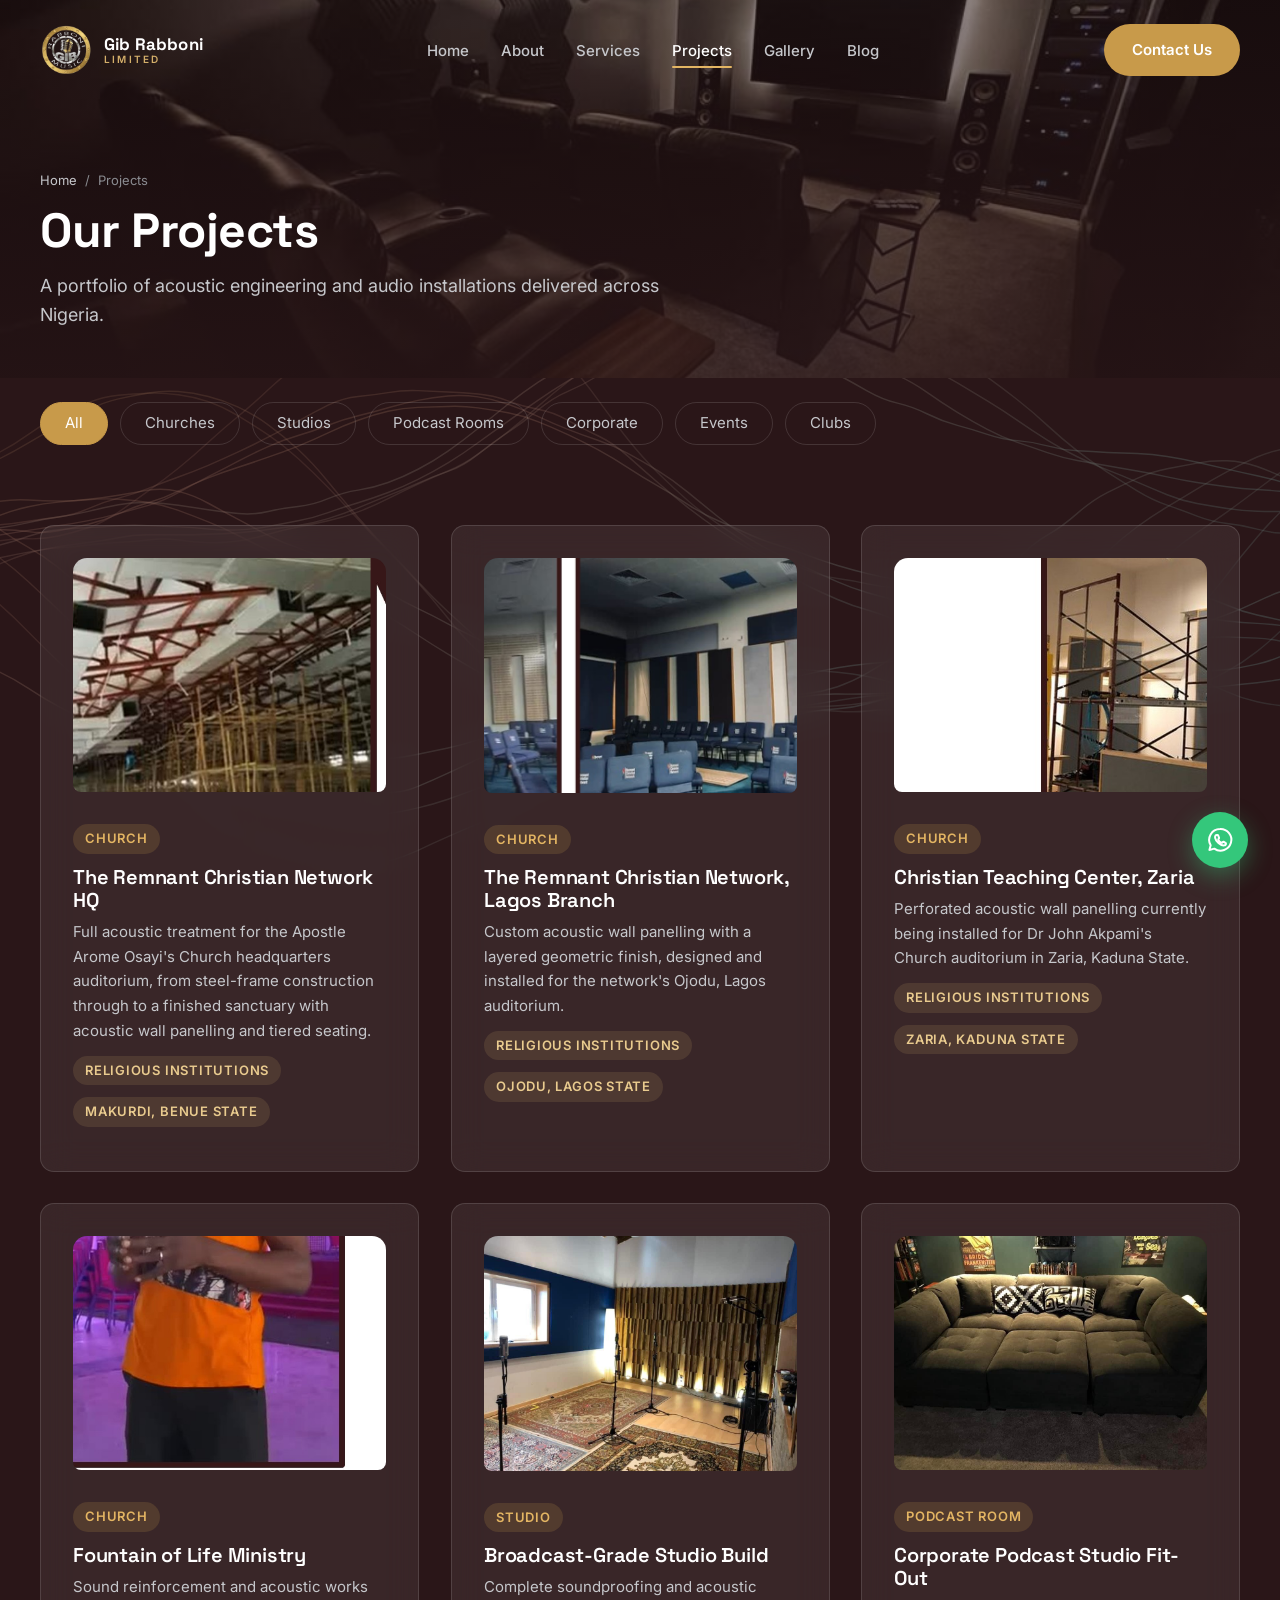
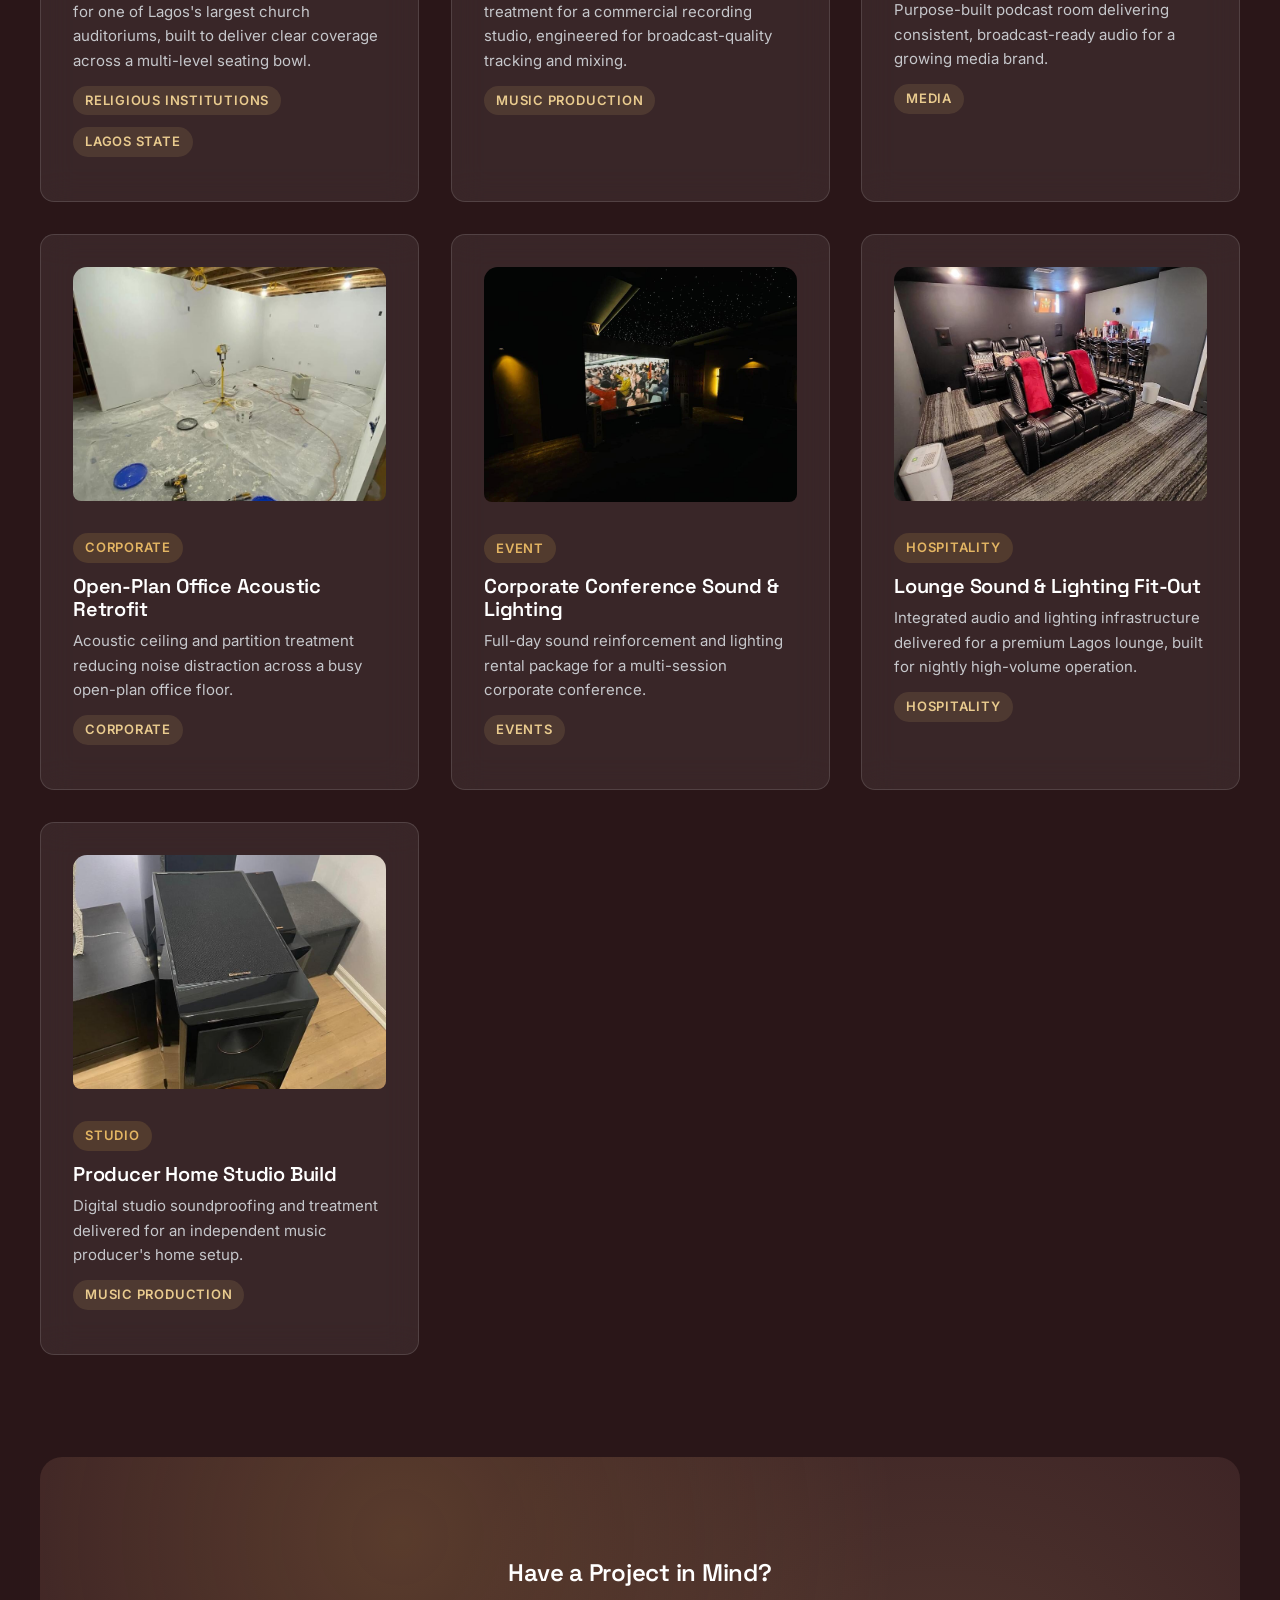
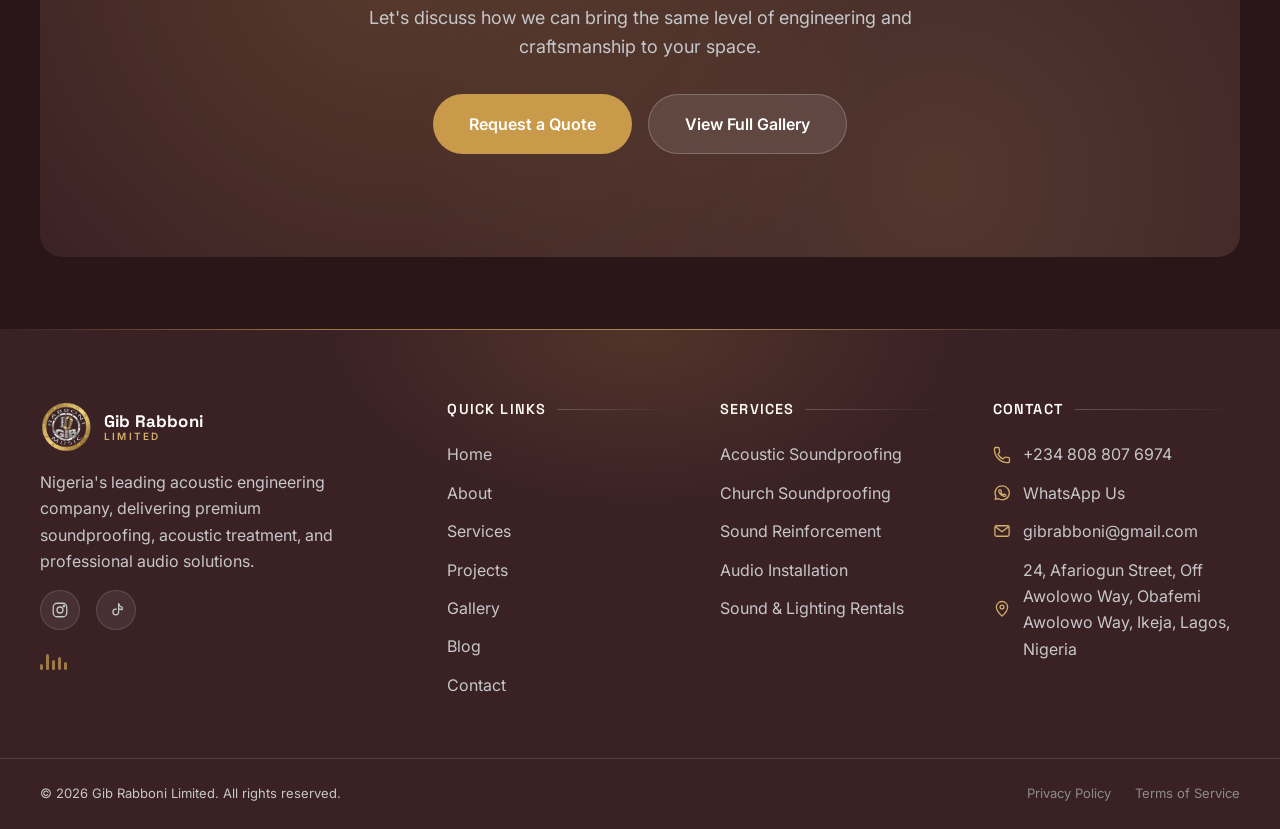
<file: projects/index.html>
<!DOCTYPE html>
<html lang="en">
<head>
    <!-- ============================================================
         META / SEO
         ============================================================ -->
    <meta charset="UTF-8">
    <meta name="viewport" content="width=device-width, initial-scale=1.0">
    <title>Our Projects | Acoustic Engineering Case Studies | Gib Rabboni Limited</title>
    <meta name="description" content="Browse completed acoustic engineering and audio installation projects by Gib Rabboni Limited, churches, recording studios, podcast rooms, corporate offices, events, and clubs across Nigeria.">
    <meta name="author" content="Gib Rabboni Limited">
    <meta name="theme-color" content="#2a1618">
    <link rel="canonical" href="https://www.gibrabboni.com/projects/">

    <!-- Open Graph -->
    <meta property="og:type" content="website">
    <meta property="og:site_name" content="Gib Rabboni Limited">
    <meta property="og:title" content="Our Projects | Gib Rabboni Limited">
    <meta property="og:description" content="Completed acoustic engineering and audio installation projects across churches, studios, corporate offices, events, and clubs in Nigeria.">
    <meta property="og:image" content="/images/projects/project-church-sanctuary.jpg">
    <meta property="og:url" content="https://www.gibrabboni.com/projects/">
    <meta property="og:locale" content="en_NG">

    <!-- Twitter Card -->
    <meta name="twitter:card" content="summary_large_image">
    <meta name="twitter:title" content="Our Projects | Gib Rabboni Limited">
    <meta name="twitter:description" content="Completed acoustic engineering projects across Nigeria, churches, studios, corporate spaces, events, and clubs.">
    <meta name="twitter:image" content="/images/projects/project-church-sanctuary.jpg">

    <!-- Favicons -->
    <link rel="icon" type="image/png" sizes="32x32" href="/favicon/favicon-32x32.png">
    <link rel="icon" type="image/png" sizes="16x16" href="/favicon/favicon-16x16.png">
    <link rel="apple-touch-icon" sizes="180x180" href="/favicon/apple-touch-icon.png">
    <link rel="manifest" href="/favicon/site.webmanifest">

    <!-- Fonts -->
    <link rel="preconnect" href="https://fonts.googleapis.com">
    <link rel="preconnect" href="https://fonts.gstatic.com" crossorigin>
    <link href="https://fonts.googleapis.com/css2?family=Space+Grotesk:wght@500;600;700&family=Inter:wght@400;500;600&display=swap" rel="stylesheet">

    <!-- Stylesheet -->
    <link rel="stylesheet" href="/css/style.css">

    <!-- Schema.org: BreadcrumbList -->
    <script type="application/ld+json">
    {
        "@context": "https://schema.org",
        "@type": "BreadcrumbList",
        "itemListElement": [
            { "@type": "ListItem", "position": 1, "name": "Home", "item": "https://www.gibrabboni.com/" },
            { "@type": "ListItem", "position": 2, "name": "Projects", "item": "https://www.gibrabboni.com/projects/" }
        ]
    }
    </script>
</head>
<body>

    <a class="skip-link" href="#main-content">Skip to main content</a>

    <!-- ============================================================
         HEADER / NAVIGATION (shared)
         ============================================================ -->
    <header class="site-header" id="site-header">
        <div class="container header__inner">

            <a href="/" class="logo-lockup" aria-label="Gib Rabboni Limited, Home"><span class="logo-lockup__mark"><img src="/images/brand/logo.png" alt="Gib Rabboni Limited emblem" width="52" height="52"></span><span class="logo-lockup__text"><span class="logo-lockup__name">Gib Rabboni</span><span class="logo-lockup__sub">Limited</span></span></a>

            <nav class="main-nav" aria-label="Primary navigation">
                <ul class="main-nav__list">
                    <li><a href="/" class="main-nav__link">Home</a></li>
                    <li><a href="/about/" class="main-nav__link">About</a></li>
                    <li><a href="/services/" class="main-nav__link">Services</a></li>
                    <li><a href="/projects/" class="main-nav__link is-active" aria-current="page">Projects</a></li>
                    <li><a href="/gallery/" class="main-nav__link">Gallery</a></li>
                    <li><a href="/blog/" class="main-nav__link">Blog</a></li>
                </ul>
            </nav>

            <div class="header__actions">
                <a href="/contact/" class="btn btn--primary">Contact Us</a>
            </div>

            <button class="hamburger" id="hamburger-btn" aria-label="Open menu" aria-expanded="false" aria-controls="mobile-menu">
                <span class="hamburger__line"></span>
                <span class="hamburger__line"></span>
                <span class="hamburger__line"></span>
            </button>
        </div>

        <nav class="mobile-menu" id="mobile-menu" aria-label="Mobile navigation" hidden>
            <button class="mobile-menu__close" id="mobile-menu-close" aria-label="Close menu">
                <svg viewBox="0 0 24 24" fill="none" stroke="currentColor" stroke-width="2" stroke-linecap="round" aria-hidden="true"><path d="M6 6l12 12M18 6L6 18"/></svg>
            </button>
            <ul class="mobile-menu__list">
                <li><a href="/" class="mobile-menu__link">Home</a></li>
                <li><a href="/about/" class="mobile-menu__link">About</a></li>
                <li><a href="/services/" class="mobile-menu__link">Services</a></li>
                <li><a href="/projects/" class="mobile-menu__link is-active" aria-current="page">Projects</a></li>
                <li><a href="/gallery/" class="mobile-menu__link">Gallery</a></li>
                <li><a href="/blog/" class="mobile-menu__link">Blog</a></li>
            </ul>
            <div class="mobile-menu__actions">
                <a href="/contact/" class="btn btn--primary btn--block">Contact Us</a>
                <a href="tel:+2348088076974" class="btn btn--secondary btn--block">Call Now</a>
            </div>
        </nav>
    </header>

    <!-- ============================================================
         MAIN CONTENT
         ============================================================ -->
    <main id="main-content">

        <!-- ========================================================
             PAGE BANNER
             ======================================================== -->
        <section class="page-banner" aria-label="Page introduction">
            <div class="page-banner__background" role="presentation">
                <img src="/images/backgrounds/projects-banner.jpg" alt="Finished acoustic treatment installation with wall panels and seating" class="page-banner__bg-image">
                <div class="page-banner__overlay"></div>
            </div>
            <div class="container page-banner__content">
                <nav class="breadcrumbs" aria-label="Breadcrumb">
                    <ol class="breadcrumbs__list">
                        <li><a href="/">Home</a></li>
                        <li aria-current="page">Projects</li>
                    </ol>
                </nav>
                <h1 class="page-banner__title">Our Projects</h1>
                <p class="page-banner__subtitle">A portfolio of acoustic engineering and audio installations delivered across Nigeria.</p>
            </div>
        </section>

        <!-- ========================================================
             PROJECT FILTERS
             ======================================================== -->
        <section class="projects-filter" aria-label="Filter projects by category">
            <div class="container">
                <div class="filter-bar" data-component="filter-bar" role="group" aria-label="Project category filters">
                    <button class="filter-bar__btn is-active" data-filter="all" aria-pressed="true">All</button>
                    <button class="filter-bar__btn" data-filter="churches" aria-pressed="false">Churches</button>
                    <button class="filter-bar__btn" data-filter="studios" aria-pressed="false">Studios</button>
                    <button class="filter-bar__btn" data-filter="podcast" aria-pressed="false">Podcast Rooms</button>
                    <button class="filter-bar__btn" data-filter="corporate" aria-pressed="false">Corporate</button>
                    <button class="filter-bar__btn" data-filter="events" aria-pressed="false">Events</button>
                    <button class="filter-bar__btn" data-filter="clubs" aria-pressed="false">Clubs</button>
                </div>
            </div>
        </section>

        <!-- ========================================================
             PROJECTS GRID
             ======================================================== -->
        <section class="projects-grid-section" aria-label="Project portfolio">
            <div class="container">
                <div class="card-grid card-grid--projects" id="projects-grid" data-component="project-grid">

                    <article class="card card--project" data-category="churches">
                        <div class="card__image-wrap">
                            <img src="/images/projects/real/remnant-makurdi-finished-02.jpg" alt="Completed sanctuary auditorium with acoustic wall panels and upholstered seating at The Remnant Christian Network HQ, Makurdi" class="card__image" loading="lazy">
                            <div class="card__overlay">
                                <a href="/gallery/?filter=churches" class="btn btn--secondary btn--small">View Gallery</a>
                            </div>
                        </div>
                        <span class="tag">Church</span>
                        <h3 class="card__title">The Remnant Christian Network HQ</h3>
                        <p class="card__text">Full acoustic treatment for the Apostle Arome Osayi's Church headquarters auditorium, from steel-frame construction through to a finished sanctuary with acoustic wall panelling and tiered seating.</p>
                        <ul class="card__tags">
                            <li class="industry-tag">Religious Institutions</li>
                            <li class="industry-tag">Makurdi, Benue State</li>
                        </ul>
                    </article>

                    <article class="card card--project" data-category="churches">
                        <div class="card__image-wrap">
                            <img src="/images/projects/real/remnant-ojodu-finished.jpg" alt="Completed auditorium with geometric acoustic wall panels at The Remnant Christian Network, Ojodu Lagos branch" class="card__image" loading="lazy">
                            <div class="card__overlay">
                                <a href="/gallery/?filter=churches" class="btn btn--secondary btn--small">View Gallery</a>
                            </div>
                        </div>
                        <span class="tag">Church</span>
                        <h3 class="card__title">The Remnant Christian Network, Lagos Branch</h3>
                        <p class="card__text">Custom acoustic wall panelling with a layered geometric finish, designed and installed for the network's Ojodu, Lagos auditorium.</p>
                        <ul class="card__tags">
                            <li class="industry-tag">Religious Institutions</li>
                            <li class="industry-tag">Ojodu, Lagos State</li>
                        </ul>
                    </article>

                    <article class="card card--project" data-category="churches">
                        <div class="card__image-wrap">
                            <img src="/images/projects/real/christian-teaching-center-zaria-01.jpg" alt="Perforated acoustic wall panel installation in progress at Christian Teaching Center, Zaria" class="card__image" loading="lazy">
                            <div class="card__overlay">
                                <a href="/gallery/?filter=churches" class="btn btn--secondary btn--small">View Gallery</a>
                            </div>
                        </div>
                        <span class="tag">Church</span>
                        <h3 class="card__title">Christian Teaching Center, Zaria</h3>
                        <p class="card__text">Perforated acoustic wall panelling currently being installed for Dr John Akpami's Church auditorium in Zaria, Kaduna State.</p>
                        <ul class="card__tags">
                            <li class="industry-tag">Religious Institutions</li>
                            <li class="industry-tag">Zaria, Kaduna State</li>
                        </ul>
                    </article>

                    <article class="card card--project" data-category="churches">
                        <div class="card__image-wrap">
                            <img src="/images/projects/real/fountain-of-life-02.jpg" alt="Large finished auditorium with balcony seating at Fountain of Life Ministry, Lagos" class="card__image" loading="lazy">
                            <div class="card__overlay">
                                <a href="/gallery/?filter=churches" class="btn btn--secondary btn--small">View Gallery</a>
                            </div>
                        </div>
                        <span class="tag">Church</span>
                        <h3 class="card__title">Fountain of Life Ministry</h3>
                        <p class="card__text">Sound reinforcement and acoustic works for one of Lagos's largest church auditoriums, built to deliver clear coverage across a multi-level seating bowl.</p>
                        <ul class="card__tags">
                            <li class="industry-tag">Religious Institutions</li>
                            <li class="industry-tag">Lagos State</li>
                        </ul>
                    </article>

                    <article class="card card--project" data-category="studios">
                        <div class="card__image-wrap">
                            <img src="/images/projects/project-recording-studio.jpg" alt="Live recording room with microphone stands and acoustic treatment" class="card__image" loading="lazy">
                            <div class="card__overlay">
                                <a href="/gallery/?filter=studios" class="btn btn--secondary btn--small">View Gallery</a>
                            </div>
                        </div>
                        <span class="tag">Studio</span>
                        <h3 class="card__title">Broadcast-Grade Studio Build</h3>
                        <p class="card__text">Complete soundproofing and acoustic treatment for a commercial recording studio, engineered for broadcast-quality tracking and mixing.</p>
                        <ul class="card__tags">
                            <li class="industry-tag">Music Production</li>
                        </ul>
                    </article>

                    <article class="card card--project" data-category="podcast">
                        <div class="card__image-wrap">
                            <img src="/images/projects/project-podcast-studio.jpg" alt="Acoustically treated media room with sectional seating" class="card__image" loading="lazy">
                            <div class="card__overlay">
                                <a href="/gallery/?filter=studios" class="btn btn--secondary btn--small">View Gallery</a>
                            </div>
                        </div>
                        <span class="tag">Podcast Room</span>
                        <h3 class="card__title">Corporate Podcast Studio Fit-Out</h3>
                        <p class="card__text">Purpose-built podcast room delivering consistent, broadcast-ready audio for a growing media brand.</p>
                        <ul class="card__tags">
                            <li class="industry-tag">Media</li>
                        </ul>
                    </article>

                    <article class="card card--project" data-category="corporate">
                        <div class="card__image-wrap">
                            <img src="/images/projects/project-corporate-office.jpg" alt="Room under acoustic construction with framing and drywall in progress" class="card__image" loading="lazy">
                            <div class="card__overlay">
                                <a href="/gallery/?filter=installations" class="btn btn--secondary btn--small">View Gallery</a>
                            </div>
                        </div>
                        <span class="tag">Corporate</span>
                        <h3 class="card__title">Open-Plan Office Acoustic Retrofit</h3>
                        <p class="card__text">Acoustic ceiling and partition treatment reducing noise distraction across a busy open-plan office floor.</p>
                        <ul class="card__tags">
                            <li class="industry-tag">Corporate</li>
                        </ul>
                    </article>

                    <article class="card card--project" data-category="events">
                        <div class="card__image-wrap">
                            <img src="/images/projects/project-conference-event.jpg" alt="Large hall with projection screen and star ceiling lighting" class="card__image" loading="lazy">
                            <div class="card__overlay">
                                <a href="/gallery/?filter=lighting" class="btn btn--secondary btn--small">View Gallery</a>
                            </div>
                        </div>
                        <span class="tag">Event</span>
                        <h3 class="card__title">Corporate Conference Sound &amp; Lighting</h3>
                        <p class="card__text">Full-day sound reinforcement and lighting rental package for a multi-session corporate conference.</p>
                        <ul class="card__tags">
                            <li class="industry-tag">Events</li>
                        </ul>
                    </article>

                    <article class="card card--project" data-category="clubs">
                        <div class="card__image-wrap">
                            <img src="/images/projects/project-hotel-lounge.jpg" alt="Lounge-style theater room with bar seating and recliners" class="card__image" loading="lazy">
                            <div class="card__overlay">
                                <a href="/gallery/?filter=lighting" class="btn btn--secondary btn--small">View Gallery</a>
                            </div>
                        </div>
                        <span class="tag">Hospitality</span>
                        <h3 class="card__title">Lounge Sound &amp; Lighting Fit-Out</h3>
                        <p class="card__text">Integrated audio and lighting infrastructure delivered for a premium Lagos lounge, built for nightly high-volume operation.</p>
                        <ul class="card__tags">
                            <li class="industry-tag">Hospitality</li>
                        </ul>
                    </article>

                    <article class="card card--project" data-category="studios">
                        <div class="card__image-wrap">
                            <img src="/images/projects/project-home-studio.jpg" alt="Dolby Atmos speaker module and subwoofer set up in a home installation" class="card__image" loading="lazy">
                            <div class="card__overlay">
                                <a href="/gallery/?filter=studios" class="btn btn--secondary btn--small">View Gallery</a>
                            </div>
                        </div>
                        <span class="tag">Studio</span>
                        <h3 class="card__title">Producer Home Studio Build</h3>
                        <p class="card__text">Digital studio soundproofing and treatment delivered for an independent music producer's home setup.</p>
                        <ul class="card__tags">
                            <li class="industry-tag">Music Production</li>
                        </ul>
                    </article>

                </div>

                <p class="projects-grid__empty" id="projects-empty-state" hidden>No projects found in this category yet, check back soon or contact us to discuss your project.</p>
            </div>
        </section>

        <!-- ========================================================
             FINAL CALL TO ACTION
             ======================================================== -->
        <section class="cta-band" aria-labelledby="cta-band-title">
            <div class="cta-band__decor" aria-hidden="true"></div><div class="note-field"><span class="note">&#9835;</span><span class="note">&#9834;</span><span class="note">&#9836;</span><span class="note">&#9833;</span></div>
            <div class="container cta-band__content">
                <h2 class="cta-band__title" id="cta-band-title">Have a Project in Mind?</h2>
                <p class="cta-band__text">Let's discuss how we can bring the same level of engineering and craftsmanship to your space.</p>
                <div class="cta-band__actions">
                    <a href="/contact/" class="btn btn--primary btn--large">Request a Quote</a>
                    <a href="/gallery/" class="btn btn--secondary btn--large">View Full Gallery</a>
                </div>
            </div>
        </section>

    </main>

    <!-- ============================================================
         FOOTER (shared)
         ============================================================ -->
    <footer class="site-footer">
        <div class="container footer__grid">

            <div class="footer__col footer__col--brand">
                <a href="/" class="logo-lockup" aria-label="Gib Rabboni Limited, Home"><span class="logo-lockup__mark"><img src="/images/brand/logo.png" alt="Gib Rabboni Limited emblem" width="52" height="52"></span><span class="logo-lockup__text"><span class="logo-lockup__name">Gib Rabboni</span><span class="logo-lockup__sub">Limited</span></span></a>
                <p class="footer__text">Nigeria's leading acoustic engineering company, delivering premium soundproofing, acoustic treatment, and professional audio solutions.</p>
                <ul class="footer__social" aria-label="Social media links">
                    <li><a href="https://www.instagram.com/gibrabboni?igsh=MTg4dmE5OWlzd2l6MQ%3D%3D&amp;utm_source=qr" target="_blank" rel="noopener" aria-label="Gib Rabboni on Instagram"><svg class="mini-icon" viewBox="0 0 24 24" fill="none" stroke="currentColor" stroke-width="1.7" stroke-linecap="round" stroke-linejoin="round" aria-hidden="true"><rect x="3" y="3" width="18" height="18" rx="5"/><circle cx="12" cy="12" r="4"/><circle cx="17.3" cy="6.7" r="1"/></svg></a></li>
                    <li><a href="https://www.tiktok.com/@gibrabboni?_r=1&amp;_t=ZS-98AgWlw9CQX" target="_blank" rel="noopener" aria-label="Gib Rabboni on TikTok"><svg class="mini-icon" viewBox="0 0 24 24" fill="none" stroke="currentColor" stroke-width="1.7" stroke-linecap="round" stroke-linejoin="round" aria-hidden="true"><path d="M15.5 3.5v11.2a3.8 3.8 0 1 1-3.8-3.8c.2 0 .4 0 .6.03"/><path d="M15.5 3.5c.5 2.5 2.3 4.3 4.7 4.7v3.3a7.8 7.8 0 0 1-4.7-1.6"/></svg></a></li>
                </ul>
                <div class="footer__eq eq-bars" aria-hidden="true"><span class="eq-bars__bar"></span><span class="eq-bars__bar"></span><span class="eq-bars__bar"></span><span class="eq-bars__bar"></span><span class="eq-bars__bar"></span></div>
            </div>

            <nav class="footer__col" aria-label="Quick links">
                <h3 class="footer__heading">Quick Links</h3>
                <ul class="footer__links">
                    <li><a href="/">Home</a></li>
                    <li><a href="/about/">About</a></li>
                    <li><a href="/services/">Services</a></li>
                    <li><a href="/projects/">Projects</a></li>
                    <li><a href="/gallery/">Gallery</a></li>
                    <li><a href="/blog/">Blog</a></li>
                    <li><a href="/contact/">Contact</a></li>
                </ul>
            </nav>

            <nav class="footer__col" aria-label="Our services">
                <h3 class="footer__heading">Services</h3>
                <ul class="footer__links">
                    <li><a href="/services/#acoustic-soundproofing">Acoustic Soundproofing</a></li>
                    <li><a href="/services/#church-soundproofing">Church Soundproofing</a></li>
                    <li><a href="/services/#sound-reinforcement">Sound Reinforcement</a></li>
                    <li><a href="/services/#audio-installation">Audio Installation</a></li>
                    <li><a href="/services/#sound-lighting-rentals">Sound &amp; Lighting Rentals</a></li>
                </ul>
            </nav>

            <div class="footer__col">
                <h3 class="footer__heading">Contact</h3>
                <ul class="footer__links footer__links--contact">
                    <li class="footer__contact-item"><svg class="mini-icon" viewBox="0 0 24 24" fill="none" stroke="currentColor" stroke-width="1.7" stroke-linecap="round" stroke-linejoin="round" aria-hidden="true"><path d="M6.6 10.8a15 15 0 0 0 6.6 6.6l2.2-2.2a1.4 1.4 0 0 1 1.5-.3c1.2.4 2.5.6 3.8.6a1.4 1.4 0 0 1 1.3 1.4v3.5A1.4 1.4 0 0 1 20.6 22 17.4 17.4 0 0 1 2 3.4 1.4 1.4 0 0 1 3.4 2h3.5a1.4 1.4 0 0 1 1.4 1.3c0 1.3.2 2.6.6 3.8a1.4 1.4 0 0 1-.3 1.5L6.6 10.8Z"/></svg><a href="tel:+2348088076974">+234 808 807 6974</a></li>
                    <li class="footer__contact-item"><svg class="mini-icon" viewBox="0 0 24 24" fill="none" stroke="currentColor" stroke-width="1.7" stroke-linecap="round" stroke-linejoin="round" aria-hidden="true"><path d="M12 2.5a9.3 9.3 0 0 0-8 14l-1.1 4 4.2-1.1a9.3 9.3 0 1 0 4.9-16.9Z"/><path d="M8.3 8.4c.2-.6.6-.6 1-.6h.6c.2 0 .4 0 .6.5l.7 1.8c.1.2 0 .4-.1.6l-.5.6c-.1.2-.2.3 0 .6.5.9 1.8 2.1 2.7 2.5.2.1.4.1.5-.1l.6-.7c.2-.2.4-.2.6-.1l1.7.9c.2.1.4.2.4.5 0 .8-.7 1.6-1.5 1.7-1.3.2-2.9-.3-4.9-2.1-1.7-1.5-2.7-3.1-2.9-4.4-.1-.7 0-1.4.5-2.2Z"/></svg><a href="https://wa.me/2348088076974" target="_blank" rel="noopener">WhatsApp Us</a></li>
                    <li class="footer__contact-item"><svg class="mini-icon" viewBox="0 0 24 24" fill="none" stroke="currentColor" stroke-width="1.7" stroke-linecap="round" stroke-linejoin="round" aria-hidden="true"><rect x="2.5" y="5" width="19" height="14" rx="2.2"/><path d="m3.5 6.5 8.5 6.5 8.5-6.5"/></svg><a href="mailto:gibrabboni@gmail.com">gibrabboni@gmail.com</a></li>
                    <li class="footer__contact-item"><svg class="mini-icon" viewBox="0 0 24 24" fill="none" stroke="currentColor" stroke-width="1.7" stroke-linecap="round" stroke-linejoin="round" aria-hidden="true"><path d="M12 21.5S4.5 14.8 4.5 9.5a7.5 7.5 0 0 1 15 0c0 5.3-7.5 12-7.5 12Z"/><circle cx="12" cy="9.3" r="2.6"/></svg><span>24, Afariogun Street, Off Awolowo Way, Obafemi Awolowo Way, Ikeja, Lagos, Nigeria</span></li>
                </ul>
            </div>

        </div>

        <div class="container footer__bottom">
            <p>&copy; <span id="current-year">2026</span> Gib Rabboni Limited. All rights reserved.</p>
            <div class="footer__legal-links">
                <a href="/privacy-policy/">Privacy Policy</a>
                <a href="/terms-of-service/">Terms of Service</a>
            </div>
        </div>
    </footer>


    <a href="https://wa.me/2348088076974" class="whatsapp-widget" target="_blank" rel="noopener" aria-label="Chat with us on WhatsApp">
        <svg viewBox="0 0 24 24" fill="none" stroke="currentColor" stroke-width="1.7" stroke-linecap="round" stroke-linejoin="round" aria-hidden="true"><path d="M12 2.5a9.3 9.3 0 0 0-8 14l-1.1 4 4.2-1.1a9.3 9.3 0 1 0 4.9-16.9Z"/><path d="M8.3 8.4c.2-.6.6-.6 1-.6h.6c.2 0 .4 0 .6.5l.7 1.8c.1.2 0 .4-.1.6l-.5.6c-.1.2-.2.3 0 .6.5.9 1.8 2.1 2.7 2.5.2.1.4.1.5-.1l.6-.7c.2-.2.4-.2.6-.1l1.7.9c.2.1.4.2.4.5 0 .8-.7 1.6-1.5 1.7-1.3.2-2.9-.3-4.9-2.1-1.7-1.5-2.7-3.1-2.9-4.4-.1-.7 0-1.4.5-2.2Z"/></svg>
    </a>
    <button class="back-to-top" id="back-to-top" aria-label="Back to top" hidden>
        <span aria-hidden="true">&uarr;</span>
    </button>

    <div class="scroll-progress" id="scroll-progress" aria-hidden="true"></div>

    <script src="/js/script.js" defer></script>
</body>
</html>
</file>
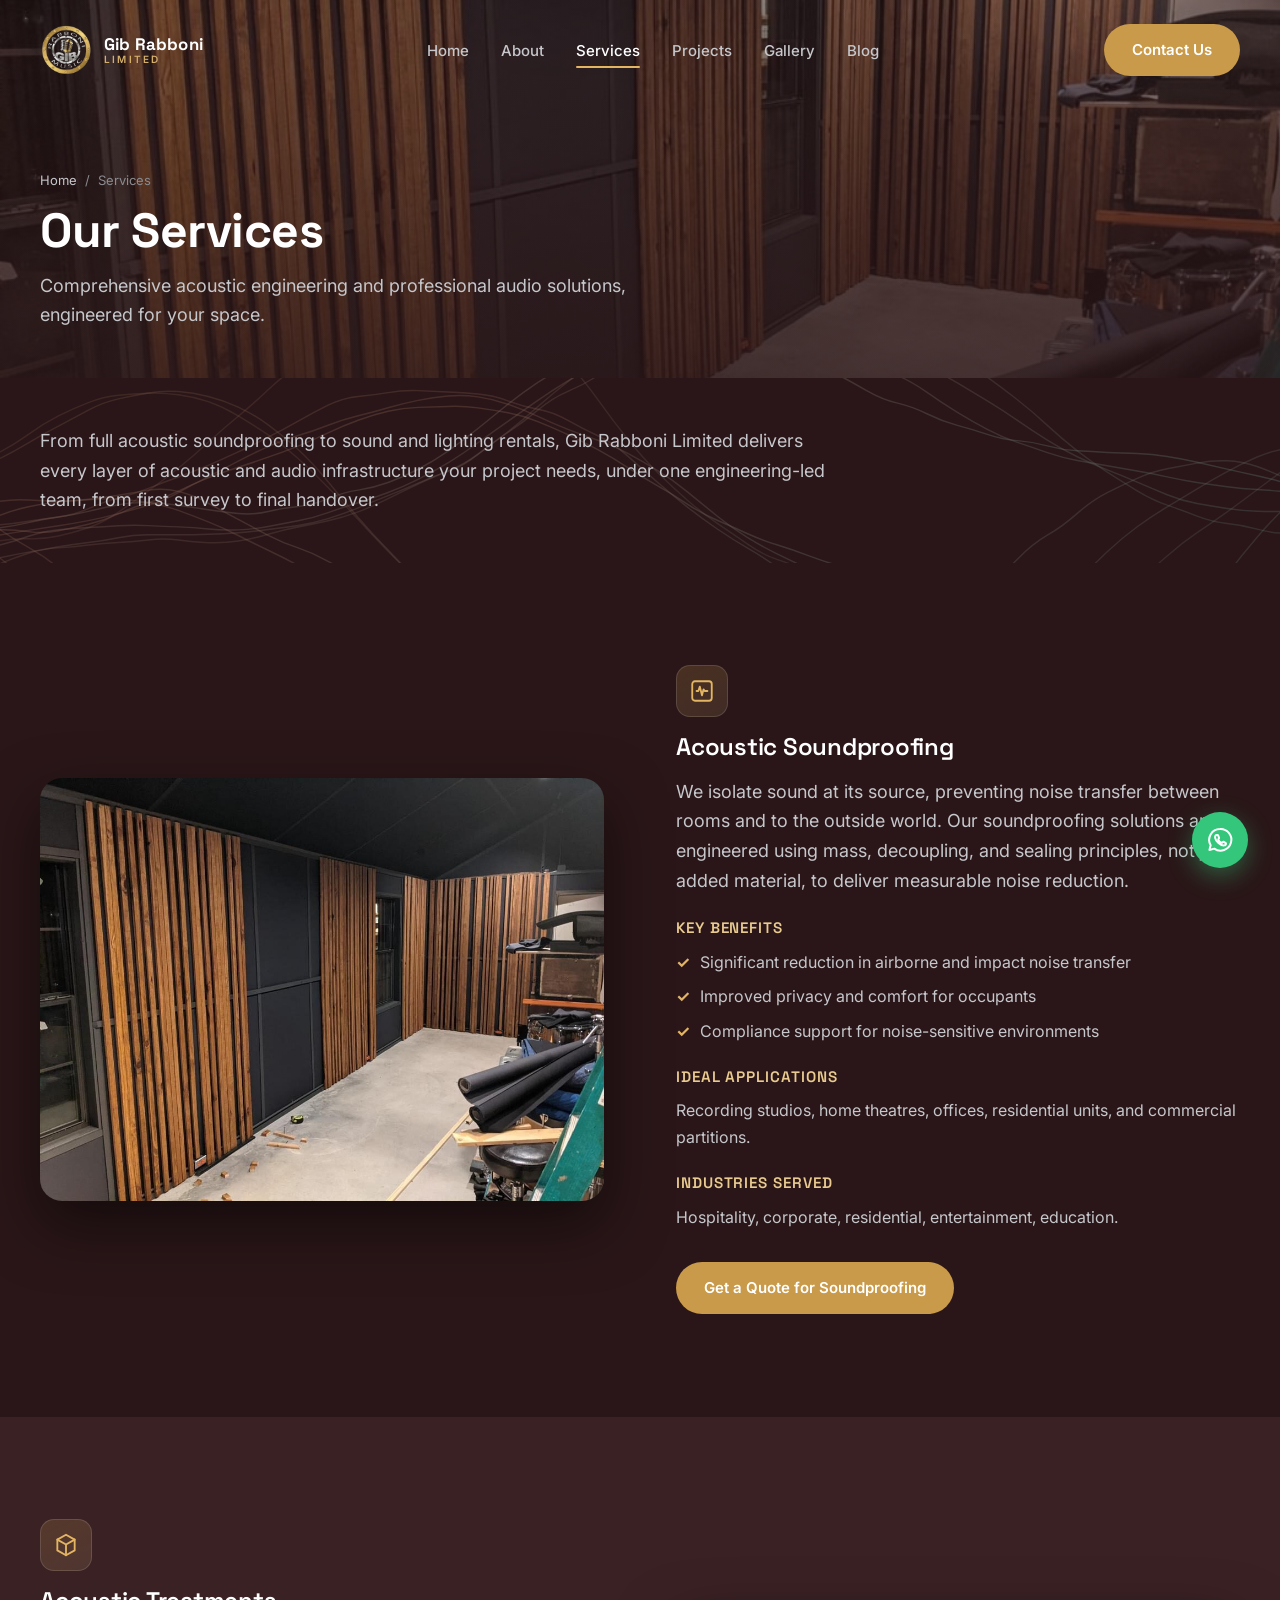
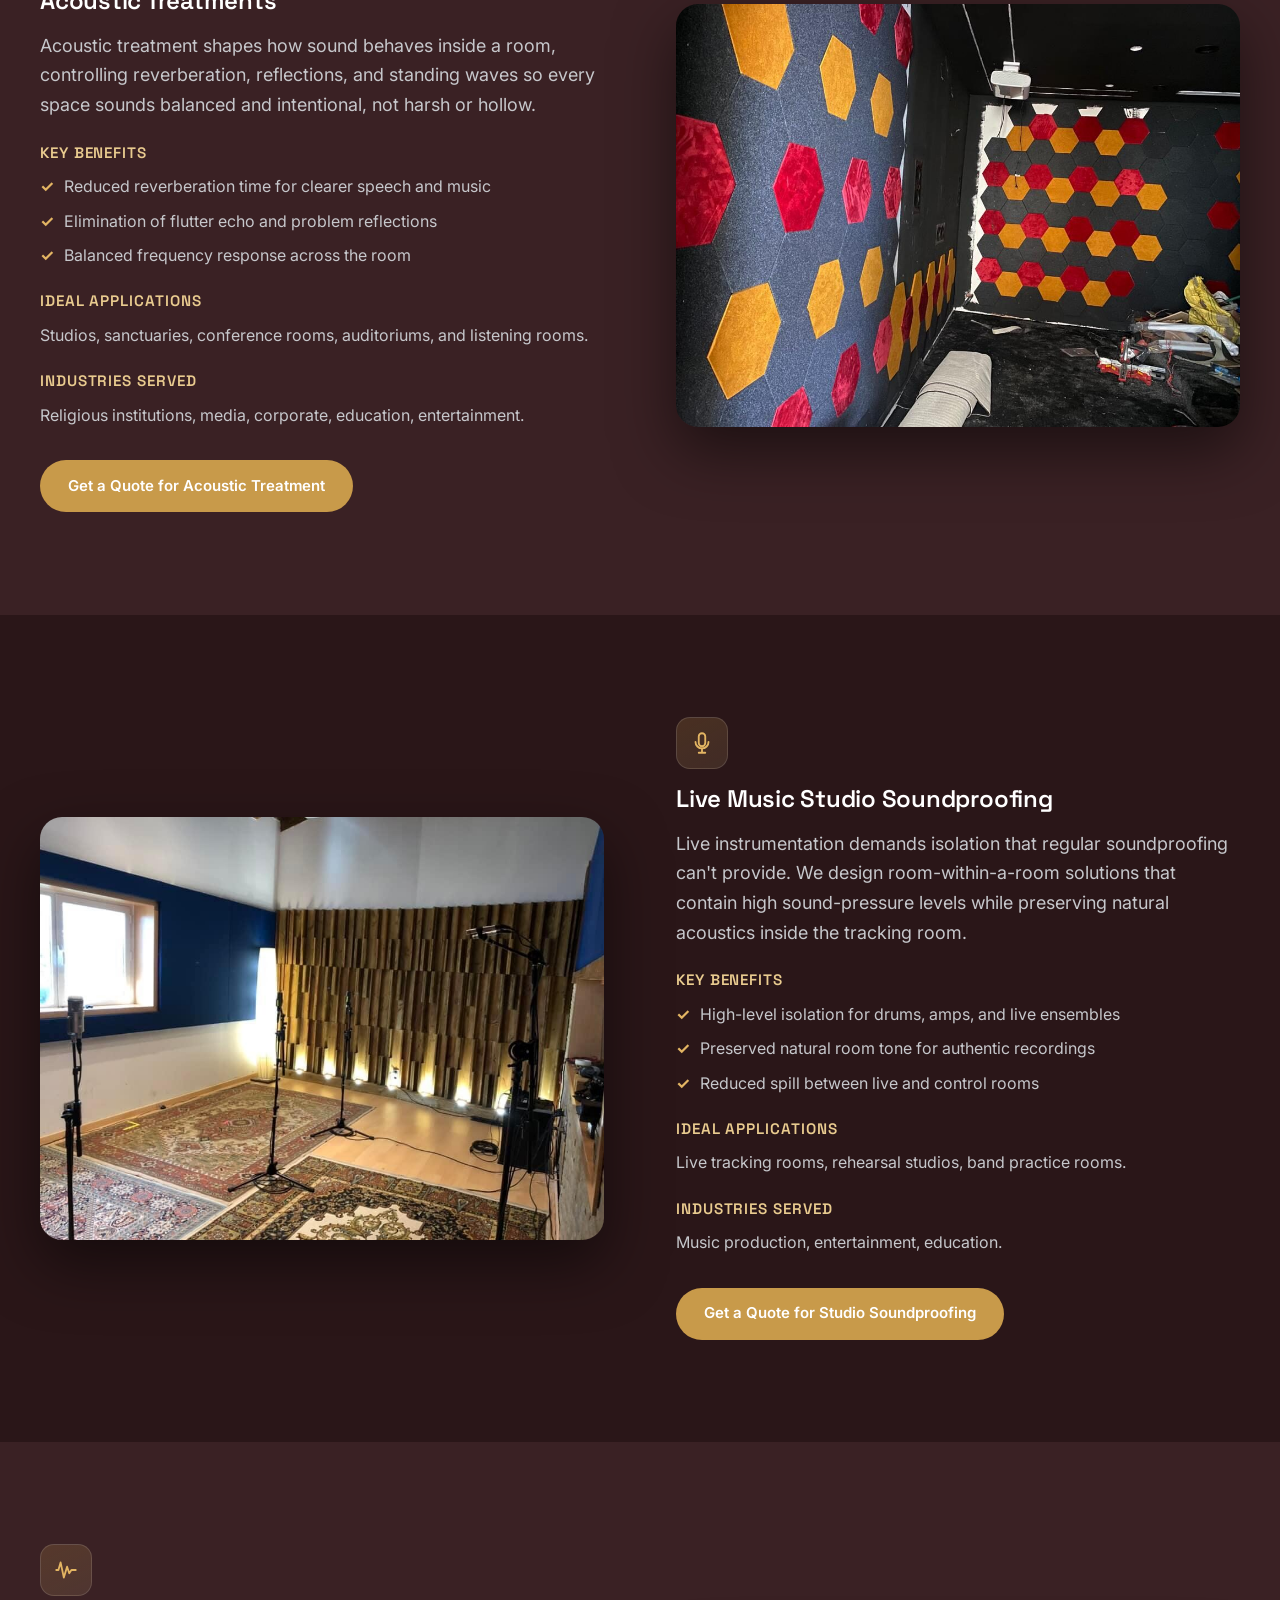
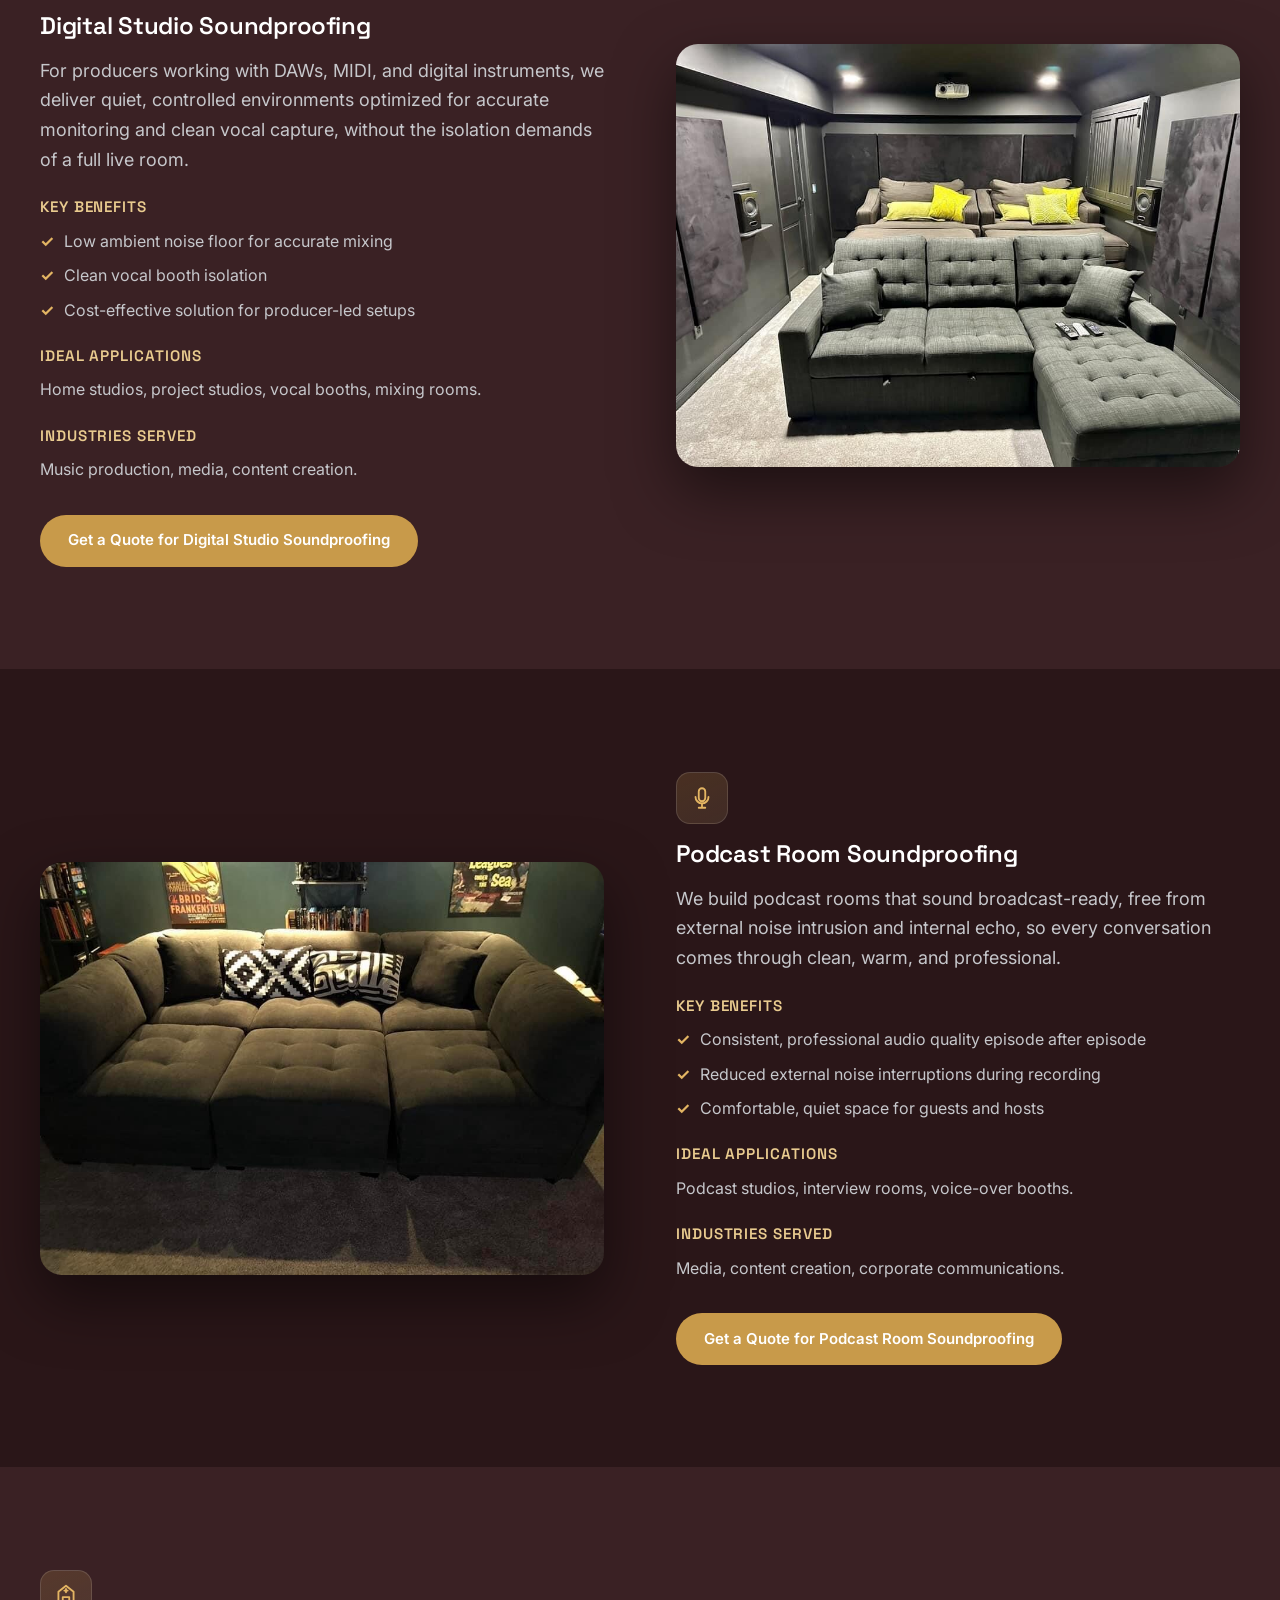
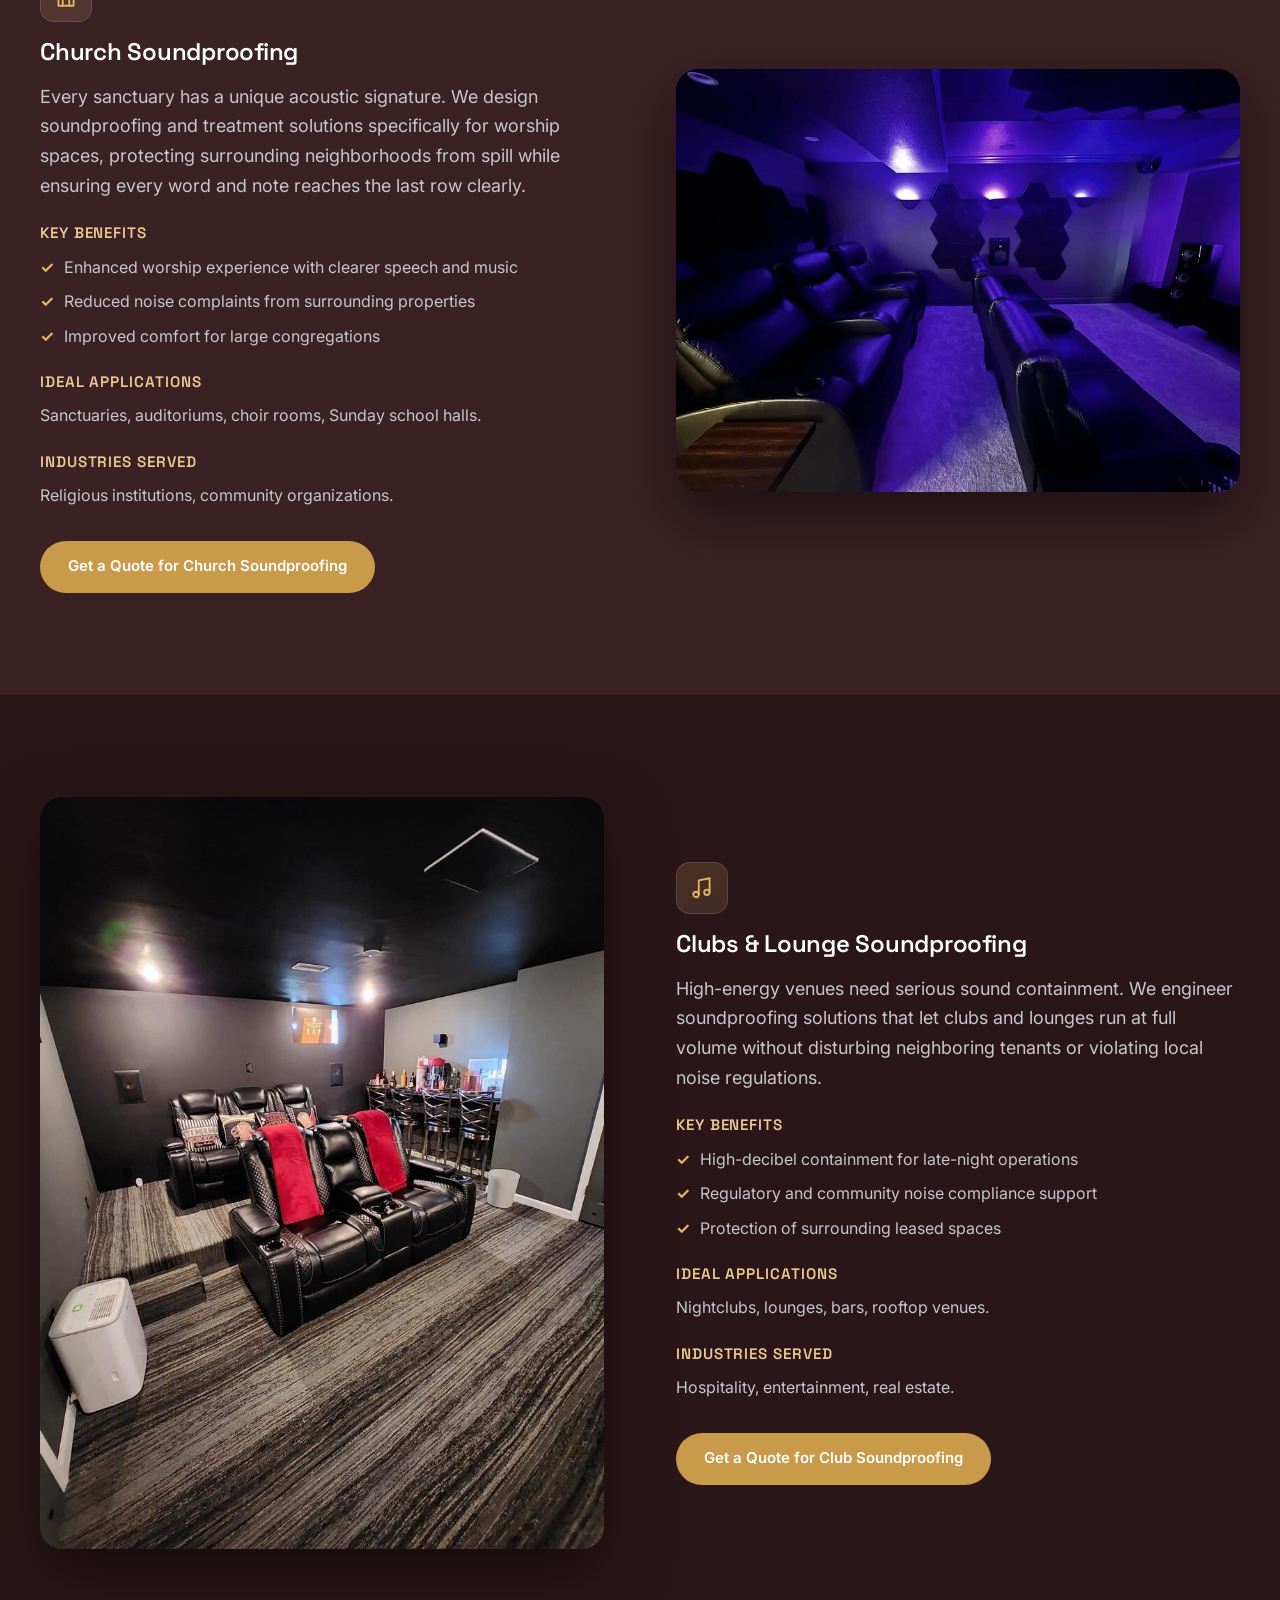
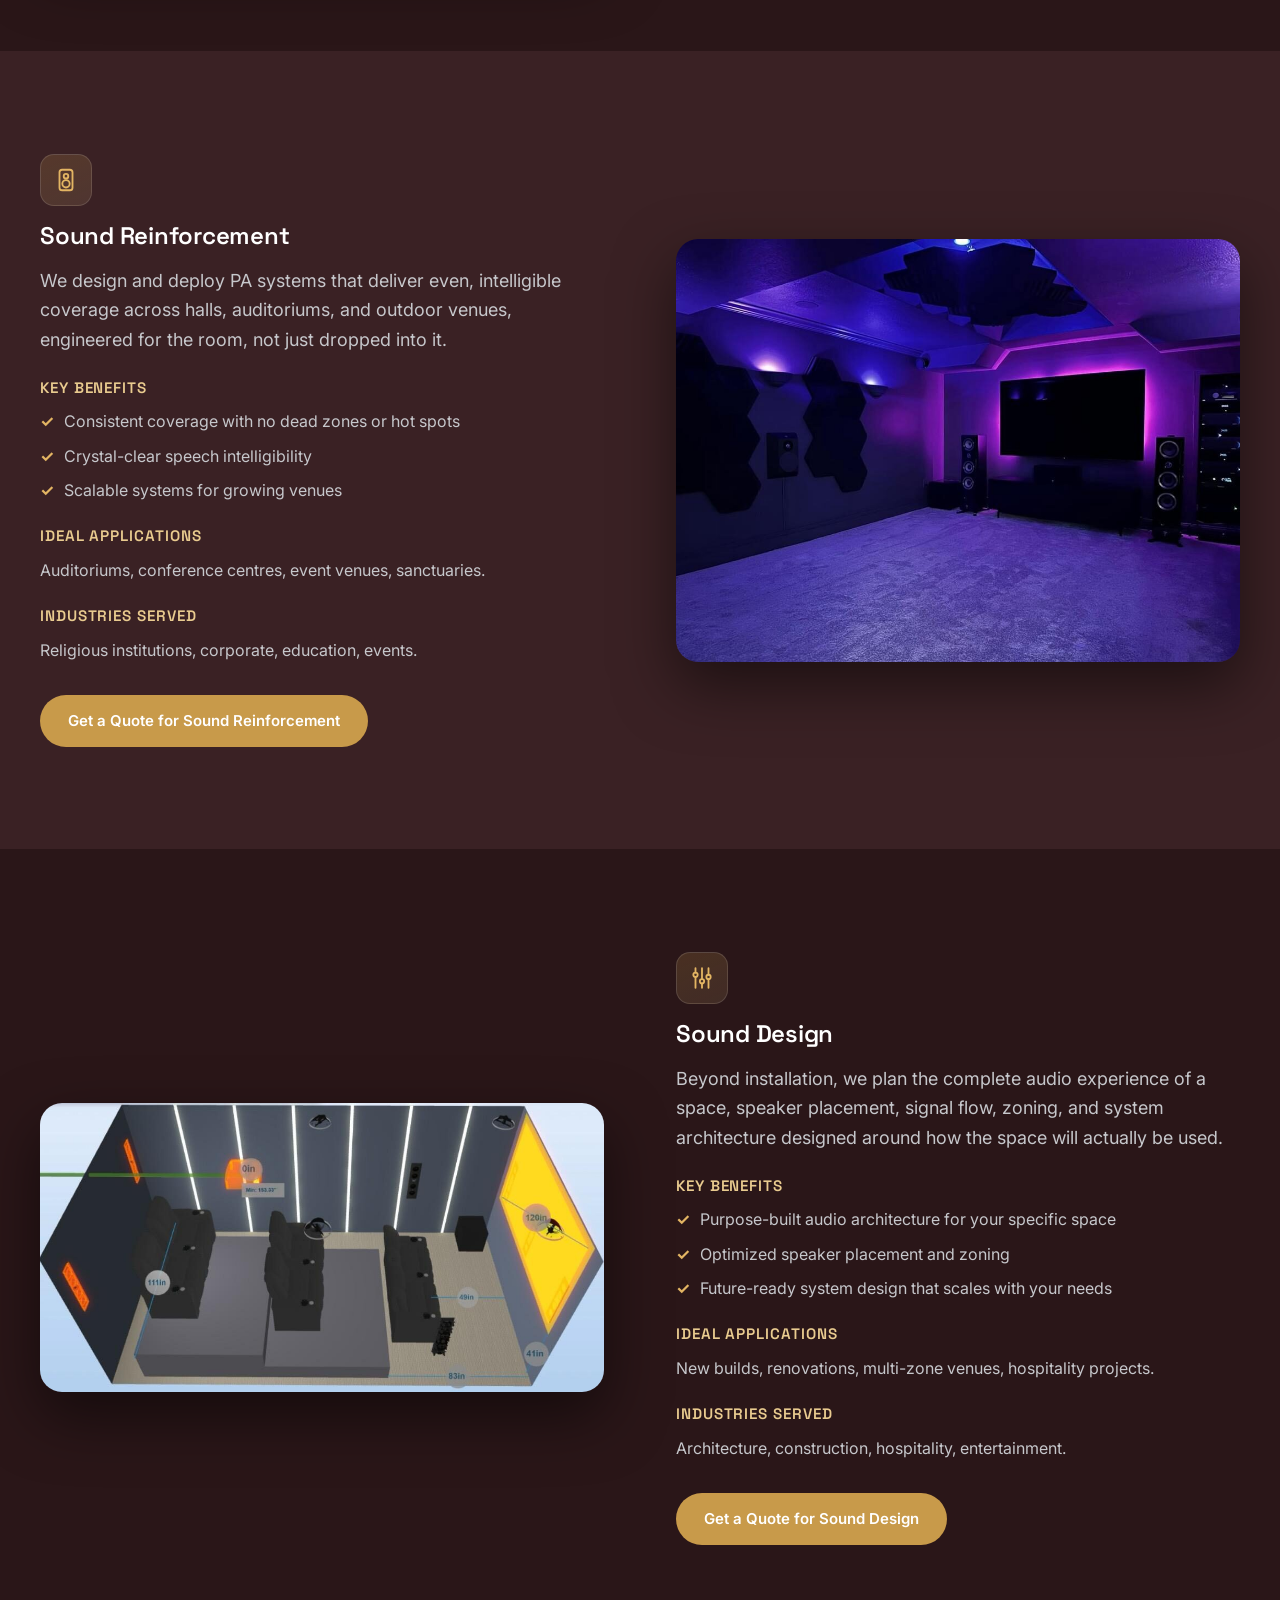
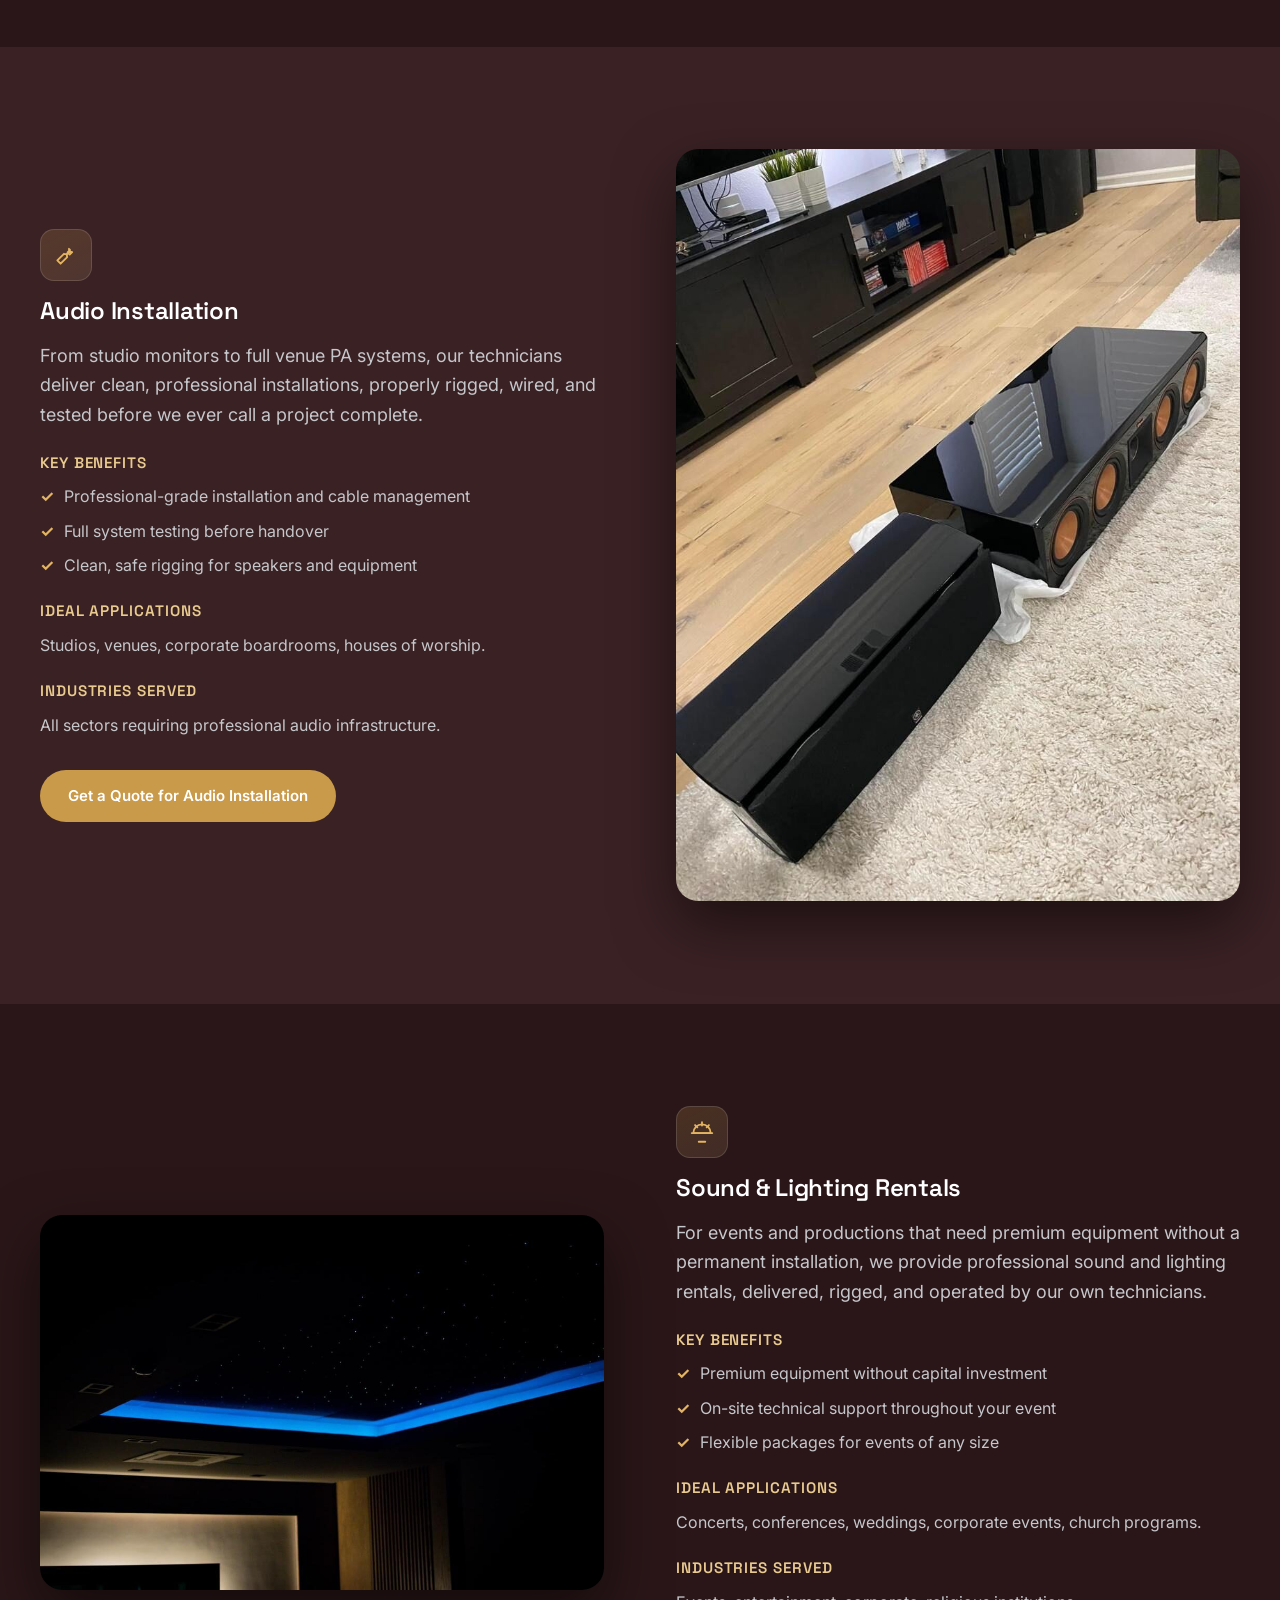
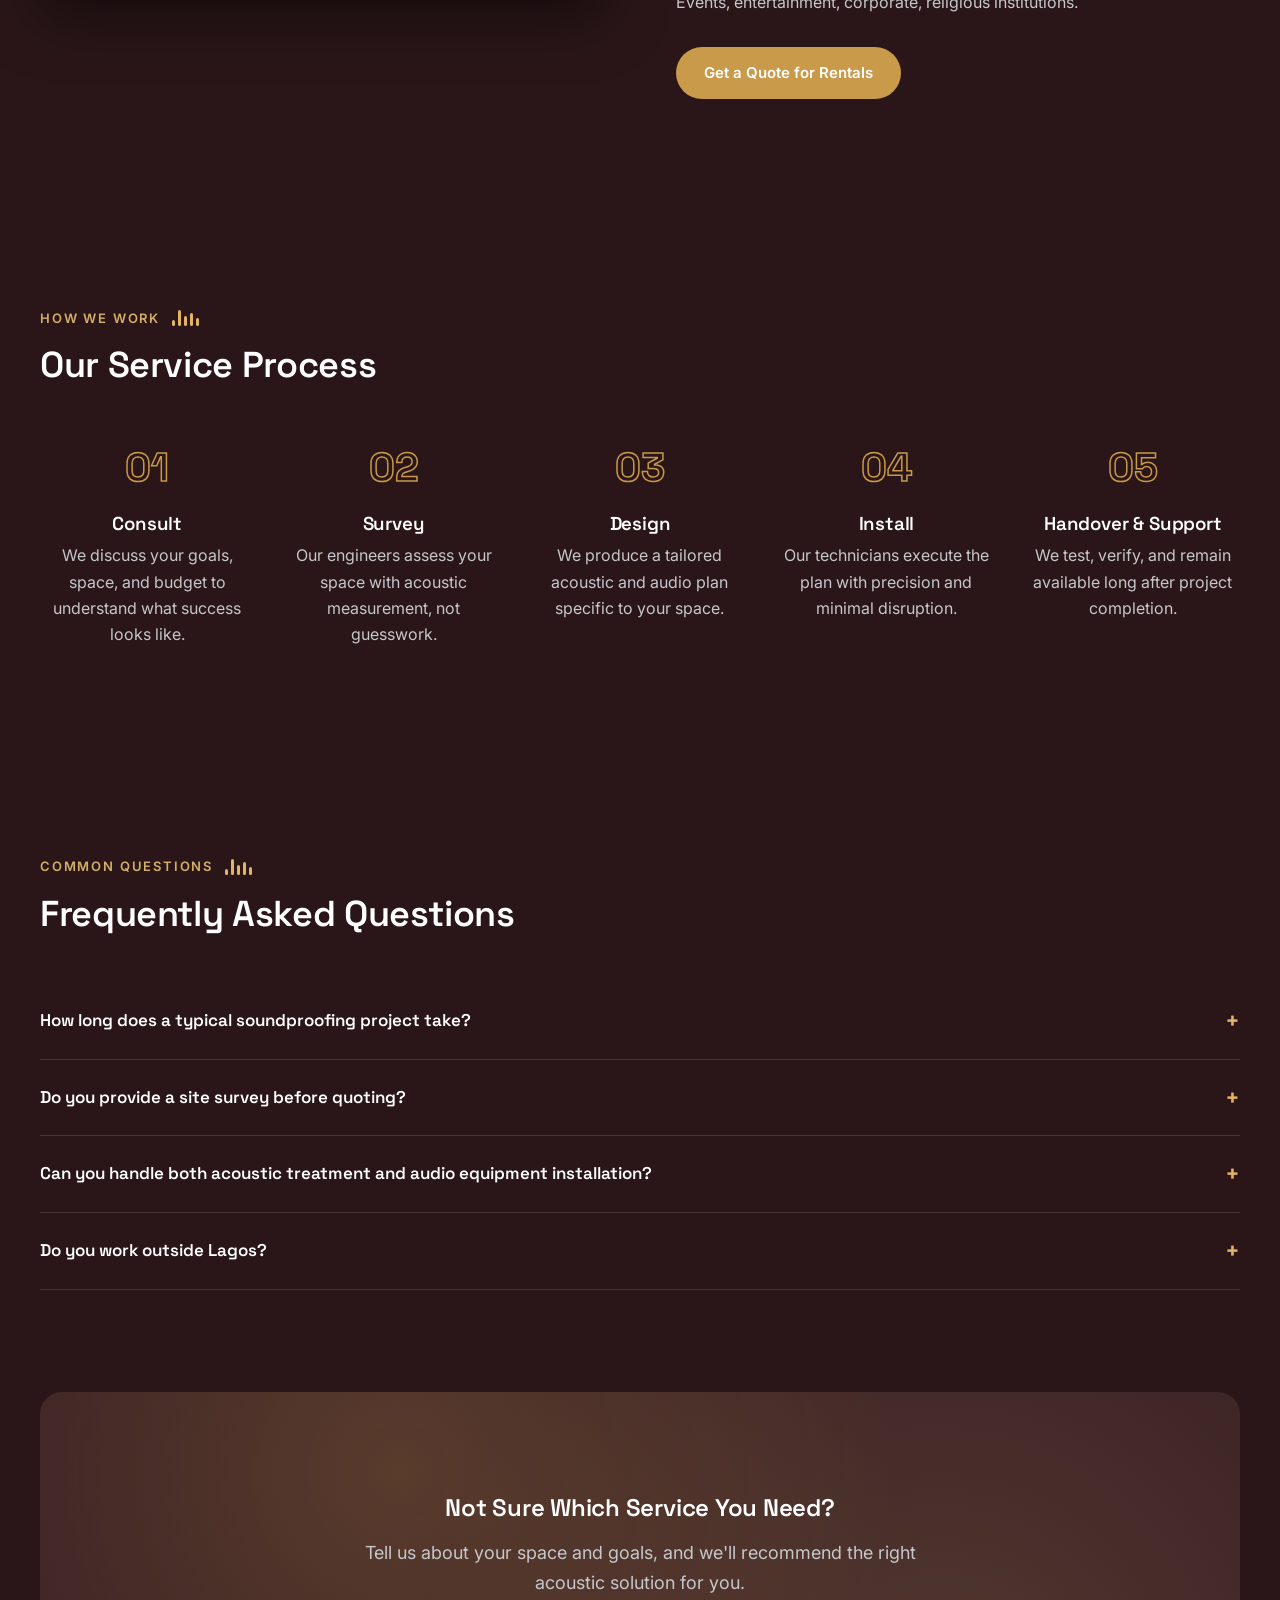
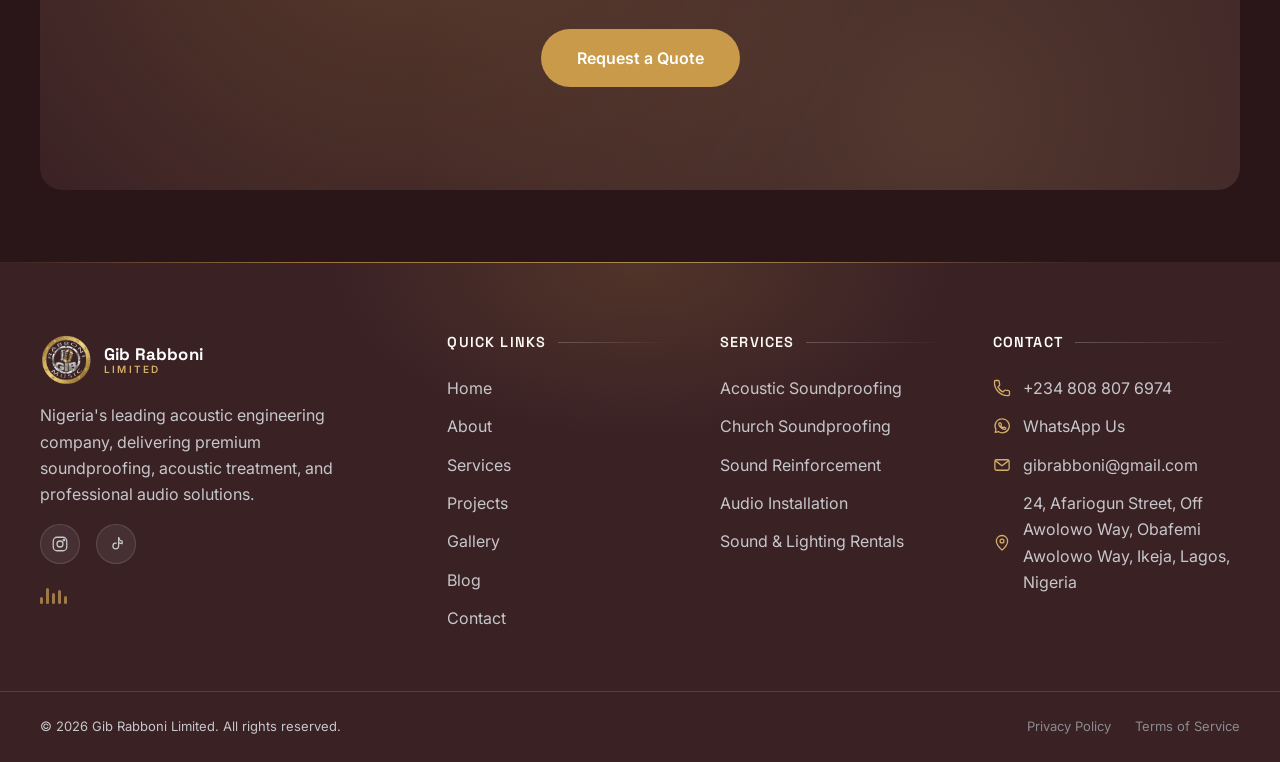
<file: services/index.html>
<!DOCTYPE html>
<html lang="en">
<head>
    <!-- ============================================================
         META / SEO
         ============================================================ -->
    <meta charset="UTF-8">
    <meta name="viewport" content="width=device-width, initial-scale=1.0">
    <title>Our Services | Acoustic Soundproofing, Treatments &amp; Audio Installation | Gib Rabboni Limited</title>
    <meta name="description" content="Explore Gib Rabboni Limited's full range of acoustic engineering services: soundproofing, acoustic treatments, church soundproofing, sound reinforcement, sound design, audio installation, and sound & lighting rentals across Nigeria.">
    <meta name="author" content="Gib Rabboni Limited">
    <meta name="theme-color" content="#2a1618">
    <link rel="canonical" href="https://www.gibrabboni.com/services/">

    <!-- Open Graph -->
    <meta property="og:type" content="website">
    <meta property="og:site_name" content="Gib Rabboni Limited">
    <meta property="og:title" content="Our Services | Gib Rabboni Limited">
    <meta property="og:description" content="Acoustic soundproofing, acoustic treatments, church soundproofing, sound reinforcement, sound design, audio installation, and rentals, engineered for Nigeria's most demanding spaces.">
    <meta property="og:image" content="/images/services/service-acoustic-soundproofing.jpg">
    <meta property="og:url" content="https://www.gibrabboni.com/services/">
    <meta property="og:locale" content="en_NG">

    <!-- Twitter Card -->
    <meta name="twitter:card" content="summary_large_image">
    <meta name="twitter:title" content="Our Services | Gib Rabboni Limited">
    <meta name="twitter:description" content="Full-service acoustic engineering: soundproofing, treatments, sound reinforcement, sound design, audio installation, and rentals.">
    <meta name="twitter:image" content="/images/services/service-acoustic-soundproofing.jpg">

    <!-- Favicons -->
    <link rel="icon" type="image/png" sizes="32x32" href="/favicon/favicon-32x32.png">
    <link rel="icon" type="image/png" sizes="16x16" href="/favicon/favicon-16x16.png">
    <link rel="apple-touch-icon" sizes="180x180" href="/favicon/apple-touch-icon.png">
    <link rel="manifest" href="/favicon/site.webmanifest">

    <!-- Fonts -->
    <link rel="preconnect" href="https://fonts.googleapis.com">
    <link rel="preconnect" href="https://fonts.gstatic.com" crossorigin>
    <link href="https://fonts.googleapis.com/css2?family=Space+Grotesk:wght@500;600;700&family=Inter:wght@400;500;600&display=swap" rel="stylesheet">

    <!-- Stylesheet -->
    <link rel="stylesheet" href="/css/style.css">

    <!-- Schema.org: BreadcrumbList -->
    <script type="application/ld+json">
    {
        "@context": "https://schema.org",
        "@type": "BreadcrumbList",
        "itemListElement": [
            { "@type": "ListItem", "position": 1, "name": "Home", "item": "https://www.gibrabboni.com/" },
            { "@type": "ListItem", "position": 2, "name": "Services", "item": "https://www.gibrabboni.com/services/" }
        ]
    }
    </script>

    <!-- Schema.org: Service list -->
    <script type="application/ld+json">
    {
        "@context": "https://schema.org",
        "@type": "ItemList",
        "itemListElement": [
            { "@type": "Service", "position": 1, "name": "Acoustic Soundproofing", "provider": { "@type": "Organization", "name": "Gib Rabboni Limited" } },
            { "@type": "Service", "position": 2, "name": "Acoustic Treatments", "provider": { "@type": "Organization", "name": "Gib Rabboni Limited" } },
            { "@type": "Service", "position": 3, "name": "Live Music Studio Soundproofing", "provider": { "@type": "Organization", "name": "Gib Rabboni Limited" } },
            { "@type": "Service", "position": 4, "name": "Digital Studio Soundproofing", "provider": { "@type": "Organization", "name": "Gib Rabboni Limited" } },
            { "@type": "Service", "position": 5, "name": "Podcast Room Soundproofing", "provider": { "@type": "Organization", "name": "Gib Rabboni Limited" } },
            { "@type": "Service", "position": 6, "name": "Church Soundproofing", "provider": { "@type": "Organization", "name": "Gib Rabboni Limited" } },
            { "@type": "Service", "position": 7, "name": "Clubs & Lounge Soundproofing", "provider": { "@type": "Organization", "name": "Gib Rabboni Limited" } },
            { "@type": "Service", "position": 8, "name": "Sound Reinforcement", "provider": { "@type": "Organization", "name": "Gib Rabboni Limited" } },
            { "@type": "Service", "position": 9, "name": "Sound Design", "provider": { "@type": "Organization", "name": "Gib Rabboni Limited" } },
            { "@type": "Service", "position": 10, "name": "Audio Installation", "provider": { "@type": "Organization", "name": "Gib Rabboni Limited" } },
            { "@type": "Service", "position": 11, "name": "Sound & Lighting Rentals", "provider": { "@type": "Organization", "name": "Gib Rabboni Limited" } }
        ]
    }
    </script>

    <!-- Schema.org: FAQPage -->
    <script type="application/ld+json">
    {
        "@context": "https://schema.org",
        "@type": "FAQPage",
        "mainEntity": [
            {
                "@type": "Question",
                "name": "How long does a typical soundproofing project take?",
                "acceptedAnswer": { "@type": "Answer", "text": "Timelines depend on the size and complexity of the space, but most projects range from one to four weeks from survey to handover." }
            },
            {
                "@type": "Question",
                "name": "Do you provide a site survey before quoting?",
                "acceptedAnswer": { "@type": "Answer", "text": "Yes. Every project begins with an acoustic survey of your space so our recommendations are based on measurement, not assumption." }
            },
            {
                "@type": "Question",
                "name": "Can you handle both acoustic treatment and audio equipment installation?",
                "acceptedAnswer": { "@type": "Answer", "text": "Yes. We provide end-to-end service covering acoustic treatment, soundproofing, and professional audio and lighting installation." }
            },
            {
                "@type": "Question",
                "name": "Do you work outside Lagos?",
                "acceptedAnswer": { "@type": "Answer", "text": "Yes, we serve clients across Nigeria in addition to our core Lagos market." }
            }
        ]
    }
    </script>
</head>
<body>

    <a class="skip-link" href="#main-content">Skip to main content</a>

    <!-- ============================================================
         HEADER / NAVIGATION (shared)
         ============================================================ -->
    <header class="site-header" id="site-header">
        <div class="container header__inner">

            <a href="/" class="logo-lockup" aria-label="Gib Rabboni Limited, Home"><span class="logo-lockup__mark"><img src="/images/brand/logo.png" alt="Gib Rabboni Limited emblem" width="52" height="52"></span><span class="logo-lockup__text"><span class="logo-lockup__name">Gib Rabboni</span><span class="logo-lockup__sub">Limited</span></span></a>

            <nav class="main-nav" aria-label="Primary navigation">
                <ul class="main-nav__list">
                    <li><a href="/" class="main-nav__link">Home</a></li>
                    <li><a href="/about/" class="main-nav__link">About</a></li>
                    <li><a href="/services/" class="main-nav__link is-active" aria-current="page">Services</a></li>
                    <li><a href="/projects/" class="main-nav__link">Projects</a></li>
                    <li><a href="/gallery/" class="main-nav__link">Gallery</a></li>
                    <li><a href="/blog/" class="main-nav__link">Blog</a></li>
                </ul>
            </nav>

            <div class="header__actions">
                <a href="/contact/" class="btn btn--primary">Contact Us</a>
            </div>

            <button class="hamburger" id="hamburger-btn" aria-label="Open menu" aria-expanded="false" aria-controls="mobile-menu">
                <span class="hamburger__line"></span>
                <span class="hamburger__line"></span>
                <span class="hamburger__line"></span>
            </button>
        </div>

        <nav class="mobile-menu" id="mobile-menu" aria-label="Mobile navigation" hidden>
            <button class="mobile-menu__close" id="mobile-menu-close" aria-label="Close menu">
                <svg viewBox="0 0 24 24" fill="none" stroke="currentColor" stroke-width="2" stroke-linecap="round" aria-hidden="true"><path d="M6 6l12 12M18 6L6 18"/></svg>
            </button>
            <ul class="mobile-menu__list">
                <li><a href="/" class="mobile-menu__link">Home</a></li>
                <li><a href="/about/" class="mobile-menu__link">About</a></li>
                <li><a href="/services/" class="mobile-menu__link is-active" aria-current="page">Services</a></li>
                <li><a href="/projects/" class="mobile-menu__link">Projects</a></li>
                <li><a href="/gallery/" class="mobile-menu__link">Gallery</a></li>
                <li><a href="/blog/" class="mobile-menu__link">Blog</a></li>
            </ul>
            <div class="mobile-menu__actions">
                <a href="/contact/" class="btn btn--primary btn--block">Contact Us</a>
                <a href="tel:+2348088076974" class="btn btn--secondary btn--block">Call Now</a>
            </div>
        </nav>
    </header>

    <!-- ============================================================
         MAIN CONTENT
         ============================================================ -->
    <main id="main-content">

        <!-- ========================================================
             PAGE BANNER
             ======================================================== -->
        <section class="page-banner" aria-label="Page introduction">
            <div class="page-banner__background" role="presentation">
                <img src="/images/backgrounds/services-banner.jpg" alt="Acoustic wood slat wall paneling being installed" class="page-banner__bg-image">
                <div class="page-banner__overlay"></div>
            </div>
            <div class="container page-banner__content">
                <nav class="breadcrumbs" aria-label="Breadcrumb">
                    <ol class="breadcrumbs__list">
                        <li><a href="/">Home</a></li>
                        <li aria-current="page">Services</li>
                    </ol>
                </nav>
                <h1 class="page-banner__title">Our Services</h1>
                <p class="page-banner__subtitle">Comprehensive acoustic engineering and professional audio solutions, engineered for your space.</p>
            </div>
        </section>

        <!-- ========================================================
             SERVICES INTRO
             ======================================================== -->
        <section class="services-intro">
            <div class="container">
                <p class="services-intro__text">
                    From full acoustic soundproofing to sound and lighting rentals, Gib Rabboni Limited
                    delivers every layer of acoustic and audio infrastructure your project needs, under
                    one engineering-led team, from first survey to final handover.
                </p>
            </div>
        </section>

        <!-- ========================================================
             SERVICE 1, ACOUSTIC SOUNDPROOFING
             ======================================================== -->
        <section class="service-block" id="acoustic-soundproofing" aria-labelledby="svc-1-title">
            <div class="container service-block__grid">
                <div class="service-block__image">
                    <img src="/images/services/service-acoustic-soundproofing.jpg" alt="Vertical wood acoustic slat wall paneling installed floor to ceiling" loading="lazy">
                </div>
                <div class="service-block__content">
                    <span class="icon-badge"><svg class="" viewBox="0 0 24 24" fill="none" stroke="currentColor" stroke-width="1.7" stroke-linecap="round" stroke-linejoin="round" aria-hidden="true"><rect x="3" y="3" width="18" height="18" rx="2.5"/><path d="M7 12h1.6l1.4-4 2 8 1.4-5.5 1 1.5h2.6"/></svg></span>
                    <h2 class="service-block__title" id="svc-1-title">Acoustic Soundproofing</h2>
                    <p class="service-block__desc">
                        We isolate sound at its source, preventing noise transfer between rooms and to the
                        outside world. Our soundproofing solutions are engineered using mass, decoupling,
                        and sealing principles, not just added material, to deliver measurable noise
                        reduction.
                    </p>
                    <h3 class="service-block__subheading">Key Benefits</h3>
                    <ul class="service-block__list">
                        <li>Significant reduction in airborne and impact noise transfer</li>
                        <li>Improved privacy and comfort for occupants</li>
                        <li>Compliance support for noise-sensitive environments</li>
                    </ul>
                    <h3 class="service-block__subheading">Ideal Applications</h3>
                    <p>Recording studios, home theatres, offices, residential units, and commercial partitions.</p>
                    <h3 class="service-block__subheading">Industries Served</h3>
                    <p>Hospitality, corporate, residential, entertainment, education.</p>
                    <a href="/contact/" class="btn btn--primary">Get a Quote for Soundproofing</a>
                </div>
            </div>
        </section>

        <!-- ========================================================
             SERVICE 2, ACOUSTIC TREATMENTS
             ======================================================== -->
        <section class="service-block service-block--alt" id="acoustic-treatments" aria-labelledby="svc-2-title">
            <div class="container service-block__grid">
                <div class="service-block__content">
                    <span class="icon-badge"><svg class="" viewBox="0 0 24 24" fill="none" stroke="currentColor" stroke-width="1.7" stroke-linecap="round" stroke-linejoin="round" aria-hidden="true"><path d="M12 2.5 20 7v10L12 21.5 4 17V7l8-4.5Z"/><path d="M4 7l8 4.5L20 7M12 11.5V21.5"/></svg></span>
                    <h2 class="service-block__title" id="svc-2-title">Acoustic Treatments</h2>
                    <p class="service-block__desc">
                        Acoustic treatment shapes how sound behaves inside a room, controlling
                        reverberation, reflections, and standing waves so every space sounds balanced and
                        intentional, not harsh or hollow.
                    </p>
                    <h3 class="service-block__subheading">Key Benefits</h3>
                    <ul class="service-block__list">
                        <li>Reduced reverberation time for clearer speech and music</li>
                        <li>Elimination of flutter echo and problem reflections</li>
                        <li>Balanced frequency response across the room</li>
                    </ul>
                    <h3 class="service-block__subheading">Ideal Applications</h3>
                    <p>Studios, sanctuaries, conference rooms, auditoriums, and listening rooms.</p>
                    <h3 class="service-block__subheading">Industries Served</h3>
                    <p>Religious institutions, media, corporate, education, entertainment.</p>
                    <a href="/contact/" class="btn btn--primary">Get a Quote for Acoustic Treatment</a>
                </div>
                <div class="service-block__image">
                    <img src="/images/services/service-acoustic-treatments.jpg" alt="Hexagonal acoustic treatment panels installed on a wall and ceiling" loading="lazy">
                </div>
            </div>
        </section>

        <!-- ========================================================
             SERVICE 3, LIVE MUSIC STUDIO SOUNDPROOFING
             ======================================================== -->
        <section class="service-block" id="live-music-studio" aria-labelledby="svc-3-title">
            <div class="container service-block__grid">
                <div class="service-block__image">
                    <img src="/images/services/service-live-music-studio.jpg" alt="Live recording room with microphone stands and acoustic wood slat wall" loading="lazy">
                </div>
                <div class="service-block__content">
                    <span class="icon-badge"><svg class="" viewBox="0 0 24 24" fill="none" stroke="currentColor" stroke-width="1.7" stroke-linecap="round" stroke-linejoin="round" aria-hidden="true"><path d="M12 15a3 3 0 0 0 3-3V6a3 3 0 0 0-6 0v6a3 3 0 0 0 3 3Z"/><path d="M6 11a6 6 0 0 0 12 0"/><path d="M12 17v4M9 21h6"/></svg></span>
                    <h2 class="service-block__title" id="svc-3-title">Live Music Studio Soundproofing</h2>
                    <p class="service-block__desc">
                        Live instrumentation demands isolation that regular soundproofing can't provide. We
                        design room-within-a-room solutions that contain high sound-pressure levels while
                        preserving natural acoustics inside the tracking room.
                    </p>
                    <h3 class="service-block__subheading">Key Benefits</h3>
                    <ul class="service-block__list">
                        <li>High-level isolation for drums, amps, and live ensembles</li>
                        <li>Preserved natural room tone for authentic recordings</li>
                        <li>Reduced spill between live and control rooms</li>
                    </ul>
                    <h3 class="service-block__subheading">Ideal Applications</h3>
                    <p>Live tracking rooms, rehearsal studios, band practice rooms.</p>
                    <h3 class="service-block__subheading">Industries Served</h3>
                    <p>Music production, entertainment, education.</p>
                    <a href="/contact/" class="btn btn--primary">Get a Quote for Studio Soundproofing</a>
                </div>
            </div>
        </section>

        <!-- ========================================================
             SERVICE 4, DIGITAL STUDIO SOUNDPROOFING
             ======================================================== -->
        <section class="service-block service-block--alt" id="digital-studio" aria-labelledby="svc-4-title">
            <div class="container service-block__grid">
                <div class="service-block__content">
                    <span class="icon-badge"><svg class="" viewBox="0 0 24 24" fill="none" stroke="currentColor" stroke-width="1.7" stroke-linecap="round" stroke-linejoin="round" aria-hidden="true"><path d="M3 12h2l2-7 3 14 3-10 2 6 2-3h4"/></svg></span>
                    <h2 class="service-block__title" id="svc-4-title">Digital Studio Soundproofing</h2>
                    <p class="service-block__desc">
                        For producers working with DAWs, MIDI, and digital instruments, we deliver quiet,
                        controlled environments optimized for accurate monitoring and clean vocal capture,
                        without the isolation demands of a full live room.
                    </p>
                    <h3 class="service-block__subheading">Key Benefits</h3>
                    <ul class="service-block__list">
                        <li>Low ambient noise floor for accurate mixing</li>
                        <li>Clean vocal booth isolation</li>
                        <li>Cost-effective solution for producer-led setups</li>
                    </ul>
                    <h3 class="service-block__subheading">Ideal Applications</h3>
                    <p>Home studios, project studios, vocal booths, mixing rooms.</p>
                    <h3 class="service-block__subheading">Industries Served</h3>
                    <p>Music production, media, content creation.</p>
                    <a href="/contact/" class="btn btn--primary">Get a Quote for Digital Studio Soundproofing</a>
                </div>
                <div class="service-block__image">
                    <img src="/images/services/service-digital-studio.jpg" alt="Media production room with sectional seating and screen" loading="lazy">
                </div>
            </div>
        </section>

        <!-- ========================================================
             SERVICE 5, PODCAST ROOM SOUNDPROOFING
             ======================================================== -->
        <section class="service-block" id="podcast-room" aria-labelledby="svc-5-title">
            <div class="container service-block__grid">
                <div class="service-block__image">
                    <img src="/images/services/service-podcast-room.jpg" alt="Acoustically treated media room with sectional seating" loading="lazy">
                </div>
                <div class="service-block__content">
                    <span class="icon-badge"><svg class="" viewBox="0 0 24 24" fill="none" stroke="currentColor" stroke-width="1.7" stroke-linecap="round" stroke-linejoin="round" aria-hidden="true"><path d="M12 15a3 3 0 0 0 3-3V6a3 3 0 0 0-6 0v6a3 3 0 0 0 3 3Z"/><path d="M6 11a6 6 0 0 0 12 0"/><path d="M12 17v4M9 21h6"/></svg></span>
                    <h2 class="service-block__title" id="svc-5-title">Podcast Room Soundproofing</h2>
                    <p class="service-block__desc">
                        We build podcast rooms that sound broadcast-ready, free from external noise
                        intrusion and internal echo, so every conversation comes through clean, warm, and
                        professional.
                    </p>
                    <h3 class="service-block__subheading">Key Benefits</h3>
                    <ul class="service-block__list">
                        <li>Consistent, professional audio quality episode after episode</li>
                        <li>Reduced external noise interruptions during recording</li>
                        <li>Comfortable, quiet space for guests and hosts</li>
                    </ul>
                    <h3 class="service-block__subheading">Ideal Applications</h3>
                    <p>Podcast studios, interview rooms, voice-over booths.</p>
                    <h3 class="service-block__subheading">Industries Served</h3>
                    <p>Media, content creation, corporate communications.</p>
                    <a href="/contact/" class="btn btn--primary">Get a Quote for Podcast Room Soundproofing</a>
                </div>
            </div>
        </section>

        <!-- ========================================================
             SERVICE 6, CHURCH SOUNDPROOFING
             ======================================================== -->
        <section class="service-block service-block--alt" id="church-soundproofing" aria-labelledby="svc-6-title">
            <div class="container service-block__grid">
                <div class="service-block__content">
                    <span class="icon-badge"><svg class="" viewBox="0 0 24 24" fill="none" stroke="currentColor" stroke-width="1.7" stroke-linecap="round" stroke-linejoin="round" aria-hidden="true"><path d="M12 2.5 19 8v13H5V8l7-5.5Z"/><path d="M9 21V13h6v8M12 5.5v3M10.5 7h3"/></svg></span>
                    <h2 class="service-block__title" id="svc-6-title">Church Soundproofing</h2>
                    <p class="service-block__desc">
                        Every sanctuary has a unique acoustic signature. We design soundproofing and
                        treatment solutions specifically for worship spaces, protecting surrounding
                        neighborhoods from spill while ensuring every word and note reaches the last row
                        clearly.
                    </p>
                    <h3 class="service-block__subheading">Key Benefits</h3>
                    <ul class="service-block__list">
                        <li>Enhanced worship experience with clearer speech and music</li>
                        <li>Reduced noise complaints from surrounding properties</li>
                        <li>Improved comfort for large congregations</li>
                    </ul>
                    <h3 class="service-block__subheading">Ideal Applications</h3>
                    <p>Sanctuaries, auditoriums, choir rooms, Sunday school halls.</p>
                    <h3 class="service-block__subheading">Industries Served</h3>
                    <p>Religious institutions, community organizations.</p>
                    <a href="/contact/" class="btn btn--primary">Get a Quote for Church Soundproofing</a>
                </div>
                <div class="service-block__image">
                    <img src="/images/services/service-church-soundproofing.jpg" alt="Large acoustically treated hall with tiered seating and wood wall panels" loading="lazy">
                </div>
            </div>
        </section>

        <!-- ========================================================
             SERVICE 7, CLUBS & LOUNGE SOUNDPROOFING
             ======================================================== -->
        <section class="service-block" id="clubs-lounge" aria-labelledby="svc-7-title">
            <div class="container service-block__grid">
                <div class="service-block__image">
                    <img src="/images/services/service-clubs-lounge.jpg" alt="Lounge-style theater room with bar seating and recliners" loading="lazy">
                </div>
                <div class="service-block__content">
                    <span class="icon-badge"><svg class="" viewBox="0 0 24 24" fill="none" stroke="currentColor" stroke-width="1.7" stroke-linecap="round" stroke-linejoin="round" aria-hidden="true"><path d="M9 18V5l10-2v13"/><circle cx="6.5" cy="18" r="2.5"/><circle cx="16.5" cy="16" r="2.5"/></svg></span>
                    <h2 class="service-block__title" id="svc-7-title">Clubs &amp; Lounge Soundproofing</h2>
                    <p class="service-block__desc">
                        High-energy venues need serious sound containment. We engineer soundproofing
                        solutions that let clubs and lounges run at full volume without disturbing
                        neighboring tenants or violating local noise regulations.
                    </p>
                    <h3 class="service-block__subheading">Key Benefits</h3>
                    <ul class="service-block__list">
                        <li>High-decibel containment for late-night operations</li>
                        <li>Regulatory and community noise compliance support</li>
                        <li>Protection of surrounding leased spaces</li>
                    </ul>
                    <h3 class="service-block__subheading">Ideal Applications</h3>
                    <p>Nightclubs, lounges, bars, rooftop venues.</p>
                    <h3 class="service-block__subheading">Industries Served</h3>
                    <p>Hospitality, entertainment, real estate.</p>
                    <a href="/contact/" class="btn btn--primary">Get a Quote for Club Soundproofing</a>
                </div>
            </div>
        </section>

        <!-- ========================================================
             SERVICE 8, SOUND REINFORCEMENT
             ======================================================== -->
        <section class="service-block service-block--alt" id="sound-reinforcement" aria-labelledby="svc-8-title">
            <div class="container service-block__grid">
                <div class="service-block__content">
                    <span class="icon-badge"><svg class="" viewBox="0 0 24 24" fill="none" stroke="currentColor" stroke-width="1.7" stroke-linecap="round" stroke-linejoin="round" aria-hidden="true"><rect x="6" y="2.5" width="12" height="19" rx="2.4"/><circle cx="12" cy="8.5" r="2.1"/><circle cx="12" cy="15.5" r="3.4"/></svg></span>
                    <h2 class="service-block__title" id="svc-8-title">Sound Reinforcement</h2>
                    <p class="service-block__desc">
                        We design and deploy PA systems that deliver even, intelligible coverage across
                        halls, auditoriums, and outdoor venues, engineered for the room, not just dropped
                        into it.
                    </p>
                    <h3 class="service-block__subheading">Key Benefits</h3>
                    <ul class="service-block__list">
                        <li>Consistent coverage with no dead zones or hot spots</li>
                        <li>Crystal-clear speech intelligibility</li>
                        <li>Scalable systems for growing venues</li>
                    </ul>
                    <h3 class="service-block__subheading">Ideal Applications</h3>
                    <p>Auditoriums, conference centres, event venues, sanctuaries.</p>
                    <h3 class="service-block__subheading">Industries Served</h3>
                    <p>Religious institutions, corporate, education, events.</p>
                    <a href="/contact/" class="btn btn--primary">Get a Quote for Sound Reinforcement</a>
                </div>
                <div class="service-block__image">
                    <img src="/images/services/service-sound-reinforcement.jpg" alt="Speaker system installed alongside a wall-mounted display and equipment rack" loading="lazy">
                </div>
            </div>
        </section>

        <!-- ========================================================
             SERVICE 9, SOUND DESIGN
             ======================================================== -->
        <section class="service-block" id="sound-design" aria-labelledby="svc-9-title">
            <div class="container service-block__grid">
                <div class="service-block__image">
                    <img src="/images/services/service-sound-design.jpg" alt="3D acoustic and speaker layout design plan for a treated room" loading="lazy">
                </div>
                <div class="service-block__content">
                    <span class="icon-badge"><svg class="" viewBox="0 0 24 24" fill="none" stroke="currentColor" stroke-width="1.7" stroke-linecap="round" stroke-linejoin="round" aria-hidden="true"><path d="M6 21V11M6 7V3M12 21v-4M12 13V3M18 21v-8M18 9V3"/><circle cx="6" cy="9" r="2"/><circle cx="12" cy="15" r="2"/><circle cx="18" cy="11" r="2"/></svg></span>
                    <h2 class="service-block__title" id="svc-9-title">Sound Design</h2>
                    <p class="service-block__desc">
                        Beyond installation, we plan the complete audio experience of a space, speaker
                        placement, signal flow, zoning, and system architecture designed around how the
                        space will actually be used.
                    </p>
                    <h3 class="service-block__subheading">Key Benefits</h3>
                    <ul class="service-block__list">
                        <li>Purpose-built audio architecture for your specific space</li>
                        <li>Optimized speaker placement and zoning</li>
                        <li>Future-ready system design that scales with your needs</li>
                    </ul>
                    <h3 class="service-block__subheading">Ideal Applications</h3>
                    <p>New builds, renovations, multi-zone venues, hospitality projects.</p>
                    <h3 class="service-block__subheading">Industries Served</h3>
                    <p>Architecture, construction, hospitality, entertainment.</p>
                    <a href="/contact/" class="btn btn--primary">Get a Quote for Sound Design</a>
                </div>
            </div>
        </section>

        <!-- ========================================================
             SERVICE 10, AUDIO INSTALLATION
             ======================================================== -->
        <section class="service-block service-block--alt" id="audio-installation" aria-labelledby="svc-10-title">
            <div class="container service-block__grid">
                <div class="service-block__content">
                    <span class="icon-badge"><svg class="" viewBox="0 0 24 24" fill="none" stroke="currentColor" stroke-width="1.7" stroke-linecap="round" stroke-linejoin="round" aria-hidden="true"><path d="M14.7 6.3a3.5 3.5 0 0 1-4.6 4.6L4 17l3 3 6.1-6.1a3.5 3.5 0 0 1 4.6-4.6l-2.3 2.3-2-2 2.3-2.3Z"/></svg></span>
                    <h2 class="service-block__title" id="svc-10-title">Audio Installation</h2>
                    <p class="service-block__desc">
                        From studio monitors to full venue PA systems, our technicians deliver clean,
                        professional installations, properly rigged, wired, and tested before we ever call
                        a project complete.
                    </p>
                    <h3 class="service-block__subheading">Key Benefits</h3>
                    <ul class="service-block__list">
                        <li>Professional-grade installation and cable management</li>
                        <li>Full system testing before handover</li>
                        <li>Clean, safe rigging for speakers and equipment</li>
                    </ul>
                    <h3 class="service-block__subheading">Ideal Applications</h3>
                    <p>Studios, venues, corporate boardrooms, houses of worship.</p>
                    <h3 class="service-block__subheading">Industries Served</h3>
                    <p>All sectors requiring professional audio infrastructure.</p>
                    <a href="/contact/" class="btn btn--primary">Get a Quote for Audio Installation</a>
                </div>
                <div class="service-block__image">
                    <img src="/images/services/service-audio-installation.jpg" alt="Professional center channel speaker and subwoofer being installed" loading="lazy">
                </div>
            </div>
        </section>

        <!-- ========================================================
             SERVICE 11, SOUND & LIGHTING RENTALS
             ======================================================== -->
        <section class="service-block" id="sound-lighting-rentals" aria-labelledby="svc-11-title">
            <div class="container service-block__grid">
                <div class="service-block__image">
                    <img src="/images/services/service-sound-lighting-rentals.jpg" alt="Ambient blue LED lighting installed along a ceiling and screen wall" loading="lazy">
                </div>
                <div class="service-block__content">
                    <span class="icon-badge"><svg class="" viewBox="0 0 24 24" fill="none" stroke="currentColor" stroke-width="1.7" stroke-linecap="round" stroke-linejoin="round" aria-hidden="true"><path d="M12 3v3M5.6 5.6l2.1 2.1M18.4 5.6l-2.1 2.1M4 13a8 8 0 0 1 16 0Z"/><path d="M2.5 13h19M9 21h6"/></svg></span>
                    <h2 class="service-block__title" id="svc-11-title">Sound &amp; Lighting Rentals</h2>
                    <p class="service-block__desc">
                        For events and productions that need premium equipment without a permanent
                        installation, we provide professional sound and lighting rentals, delivered,
                        rigged, and operated by our own technicians.
                    </p>
                    <h3 class="service-block__subheading">Key Benefits</h3>
                    <ul class="service-block__list">
                        <li>Premium equipment without capital investment</li>
                        <li>On-site technical support throughout your event</li>
                        <li>Flexible packages for events of any size</li>
                    </ul>
                    <h3 class="service-block__subheading">Ideal Applications</h3>
                    <p>Concerts, conferences, weddings, corporate events, church programs.</p>
                    <h3 class="service-block__subheading">Industries Served</h3>
                    <p>Events, entertainment, corporate, religious institutions.</p>
                    <a href="/contact/" class="btn btn--primary">Get a Quote for Rentals</a>
                </div>
            </div>
        </section>

        <!-- ========================================================
             SERVICE PROCESS
             ======================================================== -->
        <section class="service-process" aria-labelledby="process-title">
            <div class="container">
                <div class="section-header">
                    <p class="eyebrow-row"><span class="eyebrow">How We Work</span><span class="eq-bars" aria-hidden="true"><span class="eq-bars__bar"></span><span class="eq-bars__bar"></span><span class="eq-bars__bar"></span><span class="eq-bars__bar"></span><span class="eq-bars__bar"></span></span></p>
                    <h2 class="section-title" id="process-title">Our Service Process</h2>
                </div>

                <ol class="process-steps">
                    <li class="process-step">
                        <span class="process-step__number">01</span>
                        <h3 class="process-step__title">Consult</h3>
                        <p class="process-step__text">We discuss your goals, space, and budget to understand what success looks like.</p>
                    </li>
                    <li class="process-step">
                        <span class="process-step__number">02</span>
                        <h3 class="process-step__title">Survey</h3>
                        <p class="process-step__text">Our engineers assess your space with acoustic measurement, not guesswork.</p>
                    </li>
                    <li class="process-step">
                        <span class="process-step__number">03</span>
                        <h3 class="process-step__title">Design</h3>
                        <p class="process-step__text">We produce a tailored acoustic and audio plan specific to your space.</p>
                    </li>
                    <li class="process-step">
                        <span class="process-step__number">04</span>
                        <h3 class="process-step__title">Install</h3>
                        <p class="process-step__text">Our technicians execute the plan with precision and minimal disruption.</p>
                    </li>
                    <li class="process-step">
                        <span class="process-step__number">05</span>
                        <h3 class="process-step__title">Handover &amp; Support</h3>
                        <p class="process-step__text">We test, verify, and remain available long after project completion.</p>
                    </li>
                </ol>
            </div>
        </section>

        <!-- ========================================================
             FAQ
             ======================================================== -->
        <section class="faq" aria-labelledby="faq-title">
            <div class="container">
                <div class="section-header">
                    <p class="eyebrow-row"><span class="eyebrow">Common Questions</span><span class="eq-bars" aria-hidden="true"><span class="eq-bars__bar"></span><span class="eq-bars__bar"></span><span class="eq-bars__bar"></span><span class="eq-bars__bar"></span><span class="eq-bars__bar"></span></span></p>
                    <h2 class="section-title" id="faq-title">Frequently Asked Questions</h2>
                </div>

                <div class="accordion" data-component="accordion">
                    <div class="accordion__item">
                        <h3 class="accordion__header">
                            <button class="accordion__trigger" aria-expanded="false" aria-controls="faq-answer-1" id="faq-question-1">
                                How long does a typical soundproofing project take?
                            </button>
                        </h3>
                        <div class="accordion__panel" id="faq-answer-1" role="region" aria-labelledby="faq-question-1" hidden>
                            <p>Timelines depend on the size and complexity of the space, but most projects range from one to four weeks from survey to handover.</p>
                        </div>
                    </div>

                    <div class="accordion__item">
                        <h3 class="accordion__header">
                            <button class="accordion__trigger" aria-expanded="false" aria-controls="faq-answer-2" id="faq-question-2">
                                Do you provide a site survey before quoting?
                            </button>
                        </h3>
                        <div class="accordion__panel" id="faq-answer-2" role="region" aria-labelledby="faq-question-2" hidden>
                            <p>Yes. Every project begins with an acoustic survey of your space so our recommendations are based on measurement, not assumption.</p>
                        </div>
                    </div>

                    <div class="accordion__item">
                        <h3 class="accordion__header">
                            <button class="accordion__trigger" aria-expanded="false" aria-controls="faq-answer-3" id="faq-question-3">
                                Can you handle both acoustic treatment and audio equipment installation?
                            </button>
                        </h3>
                        <div class="accordion__panel" id="faq-answer-3" role="region" aria-labelledby="faq-question-3" hidden>
                            <p>Yes. We provide end-to-end service covering acoustic treatment, soundproofing, and professional audio and lighting installation.</p>
                        </div>
                    </div>

                    <div class="accordion__item">
                        <h3 class="accordion__header">
                            <button class="accordion__trigger" aria-expanded="false" aria-controls="faq-answer-4" id="faq-question-4">
                                Do you work outside Lagos?
                            </button>
                        </h3>
                        <div class="accordion__panel" id="faq-answer-4" role="region" aria-labelledby="faq-question-4" hidden>
                            <p>Yes, we serve clients across Nigeria in addition to our core Lagos market.</p>
                        </div>
                    </div>
                </div>
            </div>
        </section>

        <!-- ========================================================
             FINAL CALL TO ACTION
             ======================================================== -->
        <section class="cta-band" aria-labelledby="cta-band-title">
            <div class="cta-band__decor" aria-hidden="true"></div><div class="note-field"><span class="note">&#9835;</span><span class="note">&#9834;</span><span class="note">&#9836;</span><span class="note">&#9833;</span></div>
            <div class="container cta-band__content">
                <h2 class="cta-band__title" id="cta-band-title">Not Sure Which Service You Need?</h2>
                <p class="cta-band__text">Tell us about your space and goals, and we'll recommend the right acoustic solution for you.</p>
                <div class="cta-band__actions">
                    <a href="/contact/" class="btn btn--primary btn--large">Request a Quote</a>
                </div>
            </div>
        </section>

    </main>

    <!-- ============================================================
         FOOTER (shared)
         ============================================================ -->
    <footer class="site-footer">
        <div class="container footer__grid">

            <div class="footer__col footer__col--brand">
                <a href="/" class="logo-lockup" aria-label="Gib Rabboni Limited, Home"><span class="logo-lockup__mark"><img src="/images/brand/logo.png" alt="Gib Rabboni Limited emblem" width="52" height="52"></span><span class="logo-lockup__text"><span class="logo-lockup__name">Gib Rabboni</span><span class="logo-lockup__sub">Limited</span></span></a>
                <p class="footer__text">Nigeria's leading acoustic engineering company, delivering premium soundproofing, acoustic treatment, and professional audio solutions.</p>
                <ul class="footer__social" aria-label="Social media links">
                    <li><a href="https://www.instagram.com/gibrabboni?igsh=MTg4dmE5OWlzd2l6MQ%3D%3D&amp;utm_source=qr" target="_blank" rel="noopener" aria-label="Gib Rabboni on Instagram"><svg class="mini-icon" viewBox="0 0 24 24" fill="none" stroke="currentColor" stroke-width="1.7" stroke-linecap="round" stroke-linejoin="round" aria-hidden="true"><rect x="3" y="3" width="18" height="18" rx="5"/><circle cx="12" cy="12" r="4"/><circle cx="17.3" cy="6.7" r="1"/></svg></a></li>
                    <li><a href="https://www.tiktok.com/@gibrabboni?_r=1&amp;_t=ZS-98AgWlw9CQX" target="_blank" rel="noopener" aria-label="Gib Rabboni on TikTok"><svg class="mini-icon" viewBox="0 0 24 24" fill="none" stroke="currentColor" stroke-width="1.7" stroke-linecap="round" stroke-linejoin="round" aria-hidden="true"><path d="M15.5 3.5v11.2a3.8 3.8 0 1 1-3.8-3.8c.2 0 .4 0 .6.03"/><path d="M15.5 3.5c.5 2.5 2.3 4.3 4.7 4.7v3.3a7.8 7.8 0 0 1-4.7-1.6"/></svg></a></li>
                </ul>
                <div class="footer__eq eq-bars" aria-hidden="true"><span class="eq-bars__bar"></span><span class="eq-bars__bar"></span><span class="eq-bars__bar"></span><span class="eq-bars__bar"></span><span class="eq-bars__bar"></span></div>
            </div>

            <nav class="footer__col" aria-label="Quick links">
                <h3 class="footer__heading">Quick Links</h3>
                <ul class="footer__links">
                    <li><a href="/">Home</a></li>
                    <li><a href="/about/">About</a></li>
                    <li><a href="/services/">Services</a></li>
                    <li><a href="/projects/">Projects</a></li>
                    <li><a href="/gallery/">Gallery</a></li>
                    <li><a href="/blog/">Blog</a></li>
                    <li><a href="/contact/">Contact</a></li>
                </ul>
            </nav>

            <nav class="footer__col" aria-label="Our services">
                <h3 class="footer__heading">Services</h3>
                <ul class="footer__links">
                    <li><a href="/services/#acoustic-soundproofing">Acoustic Soundproofing</a></li>
                    <li><a href="/services/#church-soundproofing">Church Soundproofing</a></li>
                    <li><a href="/services/#sound-reinforcement">Sound Reinforcement</a></li>
                    <li><a href="/services/#audio-installation">Audio Installation</a></li>
                    <li><a href="/services/#sound-lighting-rentals">Sound &amp; Lighting Rentals</a></li>
                </ul>
            </nav>

            <div class="footer__col">
                <h3 class="footer__heading">Contact</h3>
                <ul class="footer__links footer__links--contact">
                    <li class="footer__contact-item"><svg class="mini-icon" viewBox="0 0 24 24" fill="none" stroke="currentColor" stroke-width="1.7" stroke-linecap="round" stroke-linejoin="round" aria-hidden="true"><path d="M6.6 10.8a15 15 0 0 0 6.6 6.6l2.2-2.2a1.4 1.4 0 0 1 1.5-.3c1.2.4 2.5.6 3.8.6a1.4 1.4 0 0 1 1.3 1.4v3.5A1.4 1.4 0 0 1 20.6 22 17.4 17.4 0 0 1 2 3.4 1.4 1.4 0 0 1 3.4 2h3.5a1.4 1.4 0 0 1 1.4 1.3c0 1.3.2 2.6.6 3.8a1.4 1.4 0 0 1-.3 1.5L6.6 10.8Z"/></svg><a href="tel:+2348088076974">+234 808 807 6974</a></li>
                    <li class="footer__contact-item"><svg class="mini-icon" viewBox="0 0 24 24" fill="none" stroke="currentColor" stroke-width="1.7" stroke-linecap="round" stroke-linejoin="round" aria-hidden="true"><path d="M12 2.5a9.3 9.3 0 0 0-8 14l-1.1 4 4.2-1.1a9.3 9.3 0 1 0 4.9-16.9Z"/><path d="M8.3 8.4c.2-.6.6-.6 1-.6h.6c.2 0 .4 0 .6.5l.7 1.8c.1.2 0 .4-.1.6l-.5.6c-.1.2-.2.3 0 .6.5.9 1.8 2.1 2.7 2.5.2.1.4.1.5-.1l.6-.7c.2-.2.4-.2.6-.1l1.7.9c.2.1.4.2.4.5 0 .8-.7 1.6-1.5 1.7-1.3.2-2.9-.3-4.9-2.1-1.7-1.5-2.7-3.1-2.9-4.4-.1-.7 0-1.4.5-2.2Z"/></svg><a href="https://wa.me/2348088076974" target="_blank" rel="noopener">WhatsApp Us</a></li>
                    <li class="footer__contact-item"><svg class="mini-icon" viewBox="0 0 24 24" fill="none" stroke="currentColor" stroke-width="1.7" stroke-linecap="round" stroke-linejoin="round" aria-hidden="true"><rect x="2.5" y="5" width="19" height="14" rx="2.2"/><path d="m3.5 6.5 8.5 6.5 8.5-6.5"/></svg><a href="mailto:gibrabboni@gmail.com">gibrabboni@gmail.com</a></li>
                    <li class="footer__contact-item"><svg class="mini-icon" viewBox="0 0 24 24" fill="none" stroke="currentColor" stroke-width="1.7" stroke-linecap="round" stroke-linejoin="round" aria-hidden="true"><path d="M12 21.5S4.5 14.8 4.5 9.5a7.5 7.5 0 0 1 15 0c0 5.3-7.5 12-7.5 12Z"/><circle cx="12" cy="9.3" r="2.6"/></svg><span>24, Afariogun Street, Off Awolowo Way, Obafemi Awolowo Way, Ikeja, Lagos, Nigeria</span></li>
                </ul>
            </div>

        </div>

        <div class="container footer__bottom">
            <p>&copy; <span id="current-year">2026</span> Gib Rabboni Limited. All rights reserved.</p>
            <div class="footer__legal-links">
                <a href="/privacy-policy/">Privacy Policy</a>
                <a href="/terms-of-service/">Terms of Service</a>
            </div>
        </div>
    </footer>


    <a href="https://wa.me/2348088076974" class="whatsapp-widget" target="_blank" rel="noopener" aria-label="Chat with us on WhatsApp">
        <svg viewBox="0 0 24 24" fill="none" stroke="currentColor" stroke-width="1.7" stroke-linecap="round" stroke-linejoin="round" aria-hidden="true"><path d="M12 2.5a9.3 9.3 0 0 0-8 14l-1.1 4 4.2-1.1a9.3 9.3 0 1 0 4.9-16.9Z"/><path d="M8.3 8.4c.2-.6.6-.6 1-.6h.6c.2 0 .4 0 .6.5l.7 1.8c.1.2 0 .4-.1.6l-.5.6c-.1.2-.2.3 0 .6.5.9 1.8 2.1 2.7 2.5.2.1.4.1.5-.1l.6-.7c.2-.2.4-.2.6-.1l1.7.9c.2.1.4.2.4.5 0 .8-.7 1.6-1.5 1.7-1.3.2-2.9-.3-4.9-2.1-1.7-1.5-2.7-3.1-2.9-4.4-.1-.7 0-1.4.5-2.2Z"/></svg>
    </a>
    <button class="back-to-top" id="back-to-top" aria-label="Back to top" hidden>
        <span aria-hidden="true">&uarr;</span>
    </button>

    <div class="scroll-progress" id="scroll-progress" aria-hidden="true"></div>

    <script src="/js/script.js" defer></script>
</body>
</html>
</file>
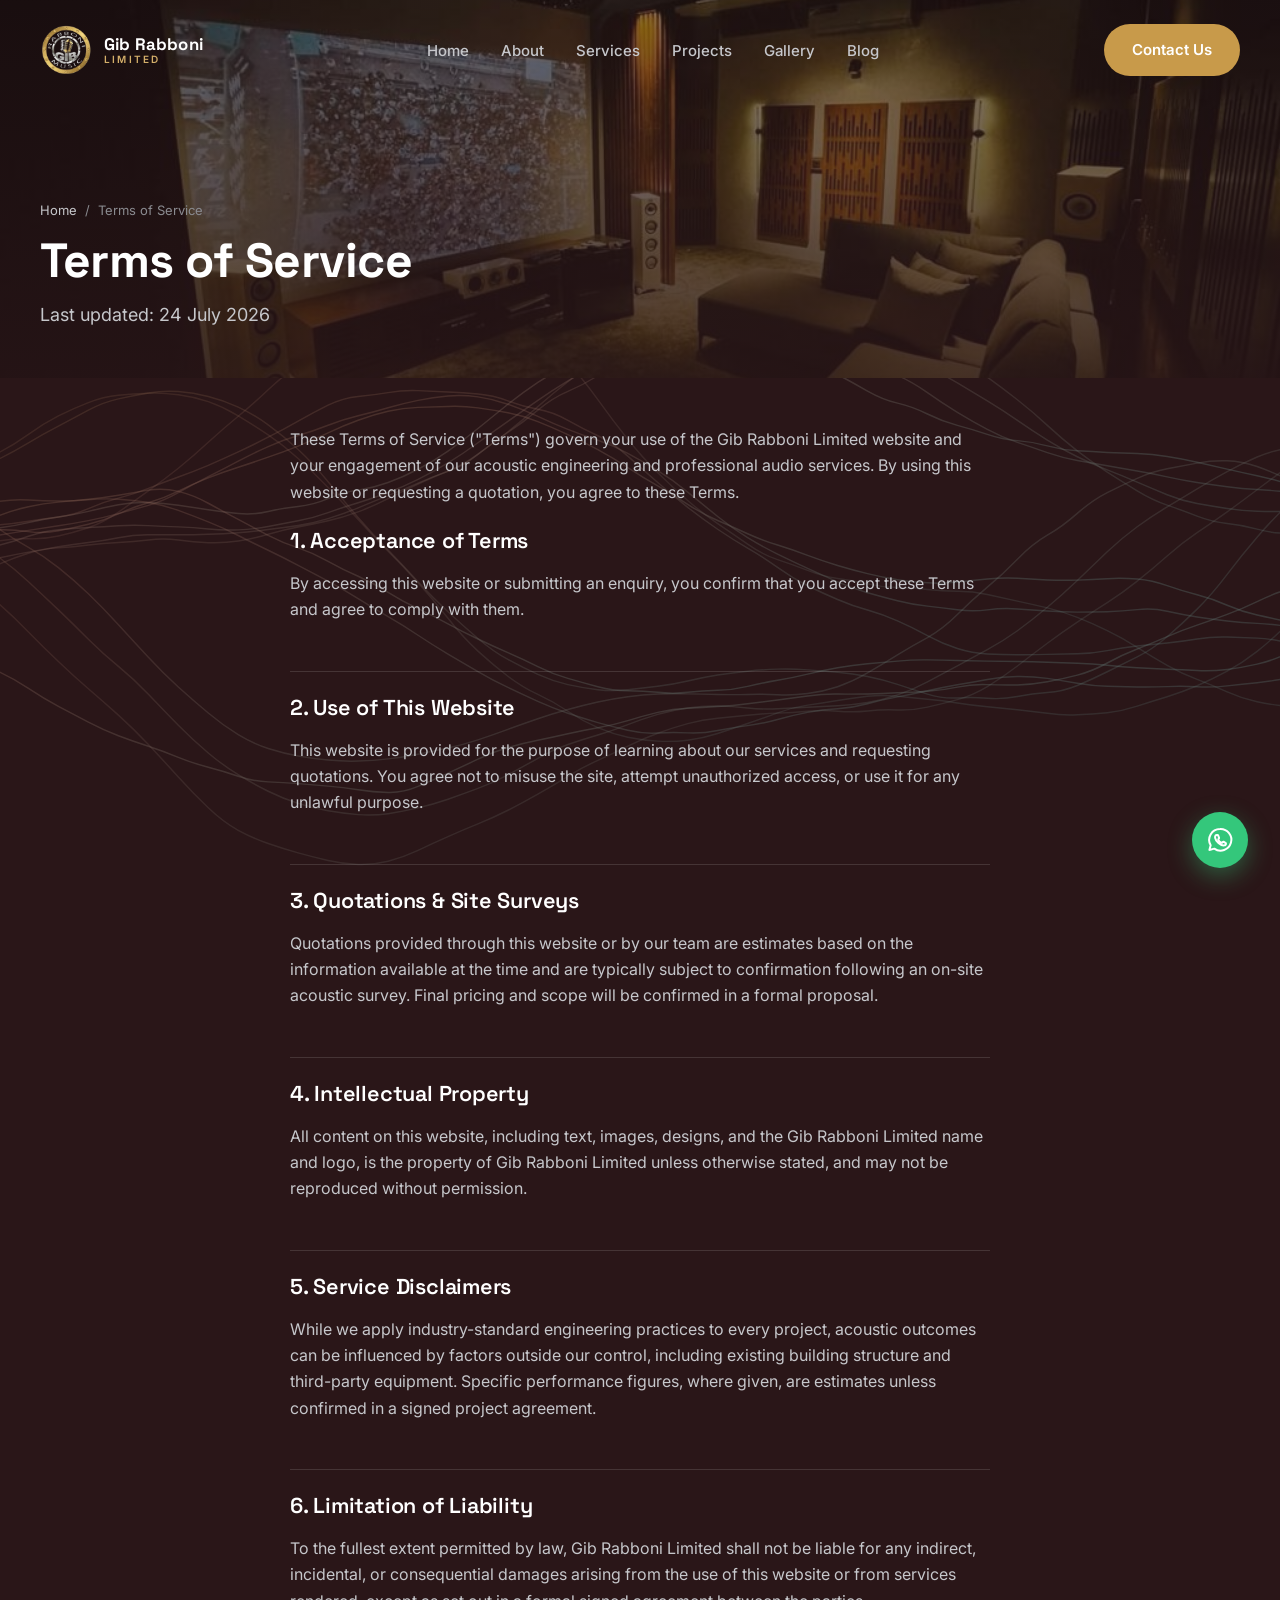
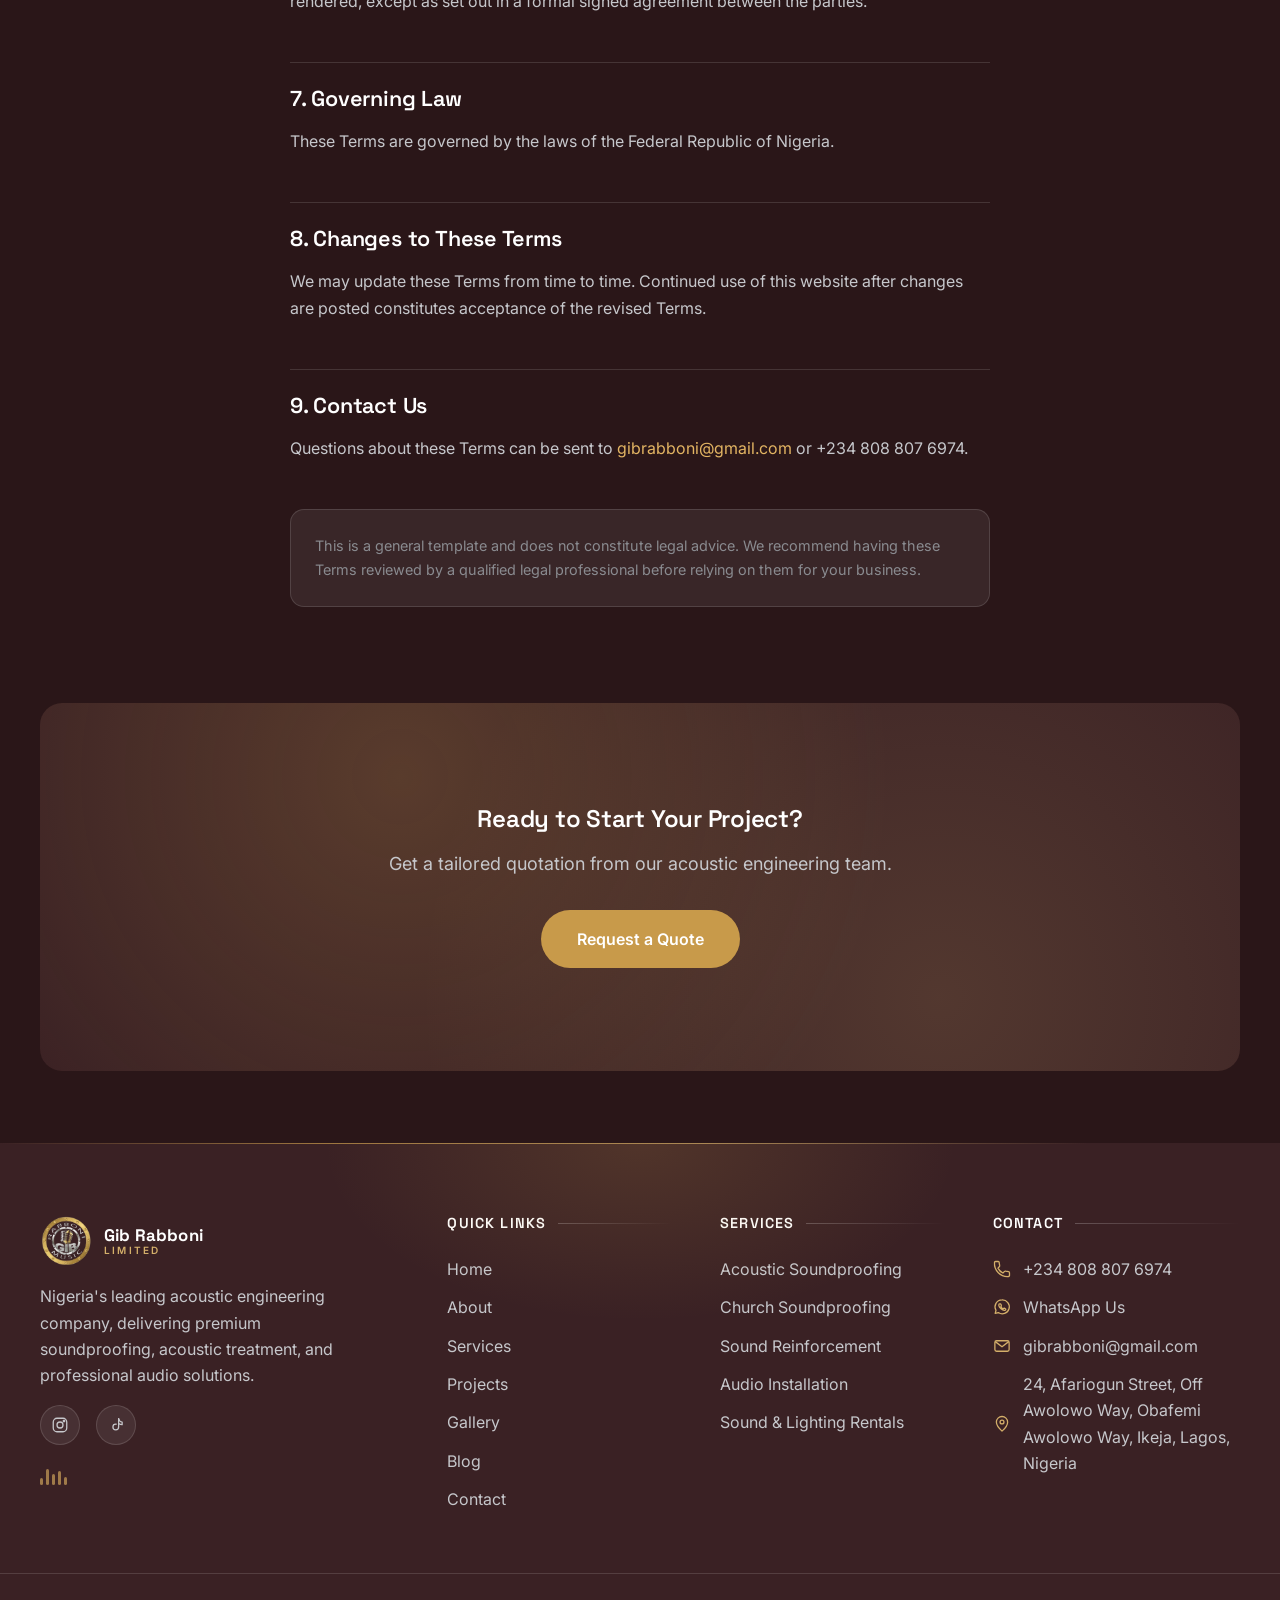
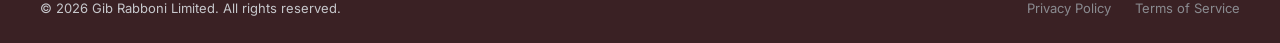
<file: terms-of-service/index.html>
<!DOCTYPE html>
<html lang="en">
<head>
    <meta charset="UTF-8">
    <meta name="viewport" content="width=device-width, initial-scale=1.0">
    <title>Terms of Service | Gib Rabboni Limited</title>
    <meta name="description" content="Read the Terms of Service governing use of the Gib Rabboni Limited website and our acoustic engineering services.">
    <meta name="author" content="Gib Rabboni Limited">
    <meta name="theme-color" content="#2a1618">
    <link rel="canonical" href="https://www.gibrabboni.com/terms-of-service/">

    <meta property="og:type" content="website">
    <meta property="og:site_name" content="Gib Rabboni Limited">
    <meta property="og:title" content="Terms of Service | Gib Rabboni Limited">
    <meta property="og:description" content="Read the Terms of Service governing use of the Gib Rabboni Limited website and our acoustic engineering services.">
    <meta property="og:image" content="/images/backgrounds/about-banner.jpg">
    <meta property="og:url" content="https://www.gibrabboni.com/terms-of-service/">
    <meta property="og:locale" content="en_NG">

    <meta name="twitter:card" content="summary_large_image">
    <meta name="twitter:title" content="Terms of Service | Gib Rabboni Limited">
    <meta name="twitter:description" content="Read the Terms of Service governing use of the Gib Rabboni Limited website and our acoustic engineering services.">
    <meta name="twitter:image" content="/images/backgrounds/about-banner.jpg">

    <link rel="icon" type="image/png" sizes="32x32" href="/favicon/favicon-32x32.png">
    <link rel="icon" type="image/png" sizes="16x16" href="/favicon/favicon-16x16.png">
    <link rel="apple-touch-icon" sizes="180x180" href="/favicon/apple-touch-icon.png">
    <link rel="manifest" href="/favicon/site.webmanifest">

    <link rel="preconnect" href="https://fonts.googleapis.com">
    <link rel="preconnect" href="https://fonts.gstatic.com" crossorigin>
    <link href="https://fonts.googleapis.com/css2?family=Space+Grotesk:wght@500;600;700&family=Inter:wght@400;500;600&display=swap" rel="stylesheet">

    <link rel="stylesheet" href="/css/style.css">

    <script type="application/ld+json">
    {
        "@context": "https://schema.org",
        "@type": "BreadcrumbList",
        "itemListElement": [
            { "@type": "ListItem", "position": 1, "name": "Home", "item": "https://www.gibrabboni.com/" },
            { "@type": "ListItem", "position": 2, "name": "Terms of Service", "item": "https://www.gibrabboni.com/terms-of-service/" }
        ]
    }
    </script>

</head>
<body>

    <a class="skip-link" href="#main-content">Skip to main content</a>

    <header class="site-header" id="site-header">
        <div class="container header__inner">

            <a href="/" class="logo-lockup" aria-label="Gib Rabboni Limited, Home"><span class="logo-lockup__mark"><img src="/images/brand/logo.png" alt="Gib Rabboni Limited emblem" width="52" height="52"></span><span class="logo-lockup__text"><span class="logo-lockup__name">Gib Rabboni</span><span class="logo-lockup__sub">Limited</span></span></a>

            <nav class="main-nav" aria-label="Primary navigation">
                <ul class="main-nav__list">
                    <li><a href="/" class="main-nav__link">Home</a></li>
                    <li><a href="/about/" class="main-nav__link">About</a></li>
                    <li><a href="/services/" class="main-nav__link">Services</a></li>
                    <li><a href="/projects/" class="main-nav__link">Projects</a></li>
                    <li><a href="/gallery/" class="main-nav__link">Gallery</a></li>
                    <li><a href="/blog/" class="main-nav__link">Blog</a></li>
                </ul>
            </nav>

            <div class="header__actions">
                <a href="/contact/" class="btn btn--primary">Contact Us</a>
            </div>

            <button class="hamburger" id="hamburger-btn" aria-label="Open menu" aria-expanded="false" aria-controls="mobile-menu">
                <span class="hamburger__line"></span>
                <span class="hamburger__line"></span>
                <span class="hamburger__line"></span>
            </button>
        </div>

        <nav class="mobile-menu" id="mobile-menu" aria-label="Mobile navigation" hidden>
            <button class="mobile-menu__close" id="mobile-menu-close" aria-label="Close menu">
                <svg viewBox="0 0 24 24" fill="none" stroke="currentColor" stroke-width="2" stroke-linecap="round" aria-hidden="true"><path d="M6 6l12 12M18 6L6 18"/></svg>
            </button>
            <ul class="mobile-menu__list">
                <li><a href="/" class="mobile-menu__link">Home</a></li>
                <li><a href="/about/" class="mobile-menu__link">About</a></li>
                <li><a href="/services/" class="mobile-menu__link">Services</a></li>
                <li><a href="/projects/" class="mobile-menu__link">Projects</a></li>
                <li><a href="/gallery/" class="mobile-menu__link">Gallery</a></li>
                <li><a href="/blog/" class="mobile-menu__link">Blog</a></li>
            </ul>
            <div class="mobile-menu__actions">
                <a href="/contact/" class="btn btn--primary btn--block">Contact Us</a>
                <a href="tel:+2348088076974" class="btn btn--secondary btn--block">Call Now</a>
            </div>
        </nav>
    </header>

    <main id="main-content">
        <section class="page-banner" aria-label="Page introduction">
            <div class="page-banner__background" role="presentation">
                <img src="/images/backgrounds/about-banner.jpg" alt="" class="page-banner__bg-image">
                <div class="page-banner__overlay"></div>
            </div>
            <div class="container page-banner__content">
                <nav class="breadcrumbs" aria-label="Breadcrumb">
                    <ol class="breadcrumbs__list">
                        <li><a href="/">Home</a></li>
                        <li aria-current="page">Terms of Service</li>
                    </ol>
                </nav>
                <h1 class="page-banner__title">Terms of Service</h1>
                <p class="page-banner__subtitle">Last updated: 24 July 2026</p>
            </div>
        </section>

        <section class="legal-content">
            <div class="container legal-content__inner">
                <p>
                    These Terms of Service ("Terms") govern your use of the Gib Rabboni Limited website and
                    your engagement of our acoustic engineering and professional audio services. By using
                    this website or requesting a quotation, you agree to these Terms.
                </p>

                <h2>1. Acceptance of Terms</h2>
                <p>By accessing this website or submitting an enquiry, you confirm that you accept these
                Terms and agree to comply with them.</p>

                <h2>2. Use of This Website</h2>
                <p>This website is provided for the purpose of learning about our services and requesting
                quotations. You agree not to misuse the site, attempt unauthorized access, or use it for any
                unlawful purpose.</p>

                <h2>3. Quotations &amp; Site Surveys</h2>
                <p>Quotations provided through this website or by our team are estimates based on the
                information available at the time and are typically subject to confirmation following an
                on-site acoustic survey. Final pricing and scope will be confirmed in a formal proposal.</p>

                <h2>4. Intellectual Property</h2>
                <p>All content on this website, including text, images, designs, and the Gib Rabboni
                Limited name and logo, is the property of Gib Rabboni Limited unless otherwise stated, and
                may not be reproduced without permission.</p>

                <h2>5. Service Disclaimers</h2>
                <p>While we apply industry-standard engineering practices to every project, acoustic outcomes
                can be influenced by factors outside our control, including existing building structure and
                third-party equipment. Specific performance figures, where given, are estimates unless
                confirmed in a signed project agreement.</p>

                <h2>6. Limitation of Liability</h2>
                <p>To the fullest extent permitted by law, Gib Rabboni Limited shall not be liable for any
                indirect, incidental, or consequential damages arising from the use of this website or from
                services rendered, except as set out in a formal signed agreement between the parties.</p>

                <h2>7. Governing Law</h2>
                <p>These Terms are governed by the laws of the Federal Republic of Nigeria.</p>

                <h2>8. Changes to These Terms</h2>
                <p>We may update these Terms from time to time. Continued use of this website after changes
                are posted constitutes acceptance of the revised Terms.</p>

                <h2>9. Contact Us</h2>
                <p>Questions about these Terms can be sent to
                <a href="mailto:gibrabboni@gmail.com">gibrabboni@gmail.com</a> or +234 808 807 6974.</p>

                <p class="legal-content__note">This is a general template and does not constitute legal
                advice. We recommend having these Terms reviewed by a qualified legal professional before
                relying on them for your business.</p>
            </div>
        </section>

        <section class="cta-band" aria-labelledby="cta-band-title">
            <div class="cta-band__decor" aria-hidden="true"></div>
            <div class="container cta-band__content">
                <h2 class="cta-band__title" id="cta-band-title">Ready to Start Your Project?</h2>
                <p class="cta-band__text">Get a tailored quotation from our acoustic engineering team.</p>
                <div class="cta-band__actions">
                    <a href="/contact/" class="btn btn--primary btn--large">Request a Quote</a>
                </div>
            </div>
        </section>

    </main>

    <footer class="site-footer">
        <div class="container footer__grid">

            <div class="footer__col footer__col--brand">
                <a href="/" class="logo-lockup" aria-label="Gib Rabboni Limited, Home"><span class="logo-lockup__mark"><img src="/images/brand/logo.png" alt="Gib Rabboni Limited emblem" width="52" height="52"></span><span class="logo-lockup__text"><span class="logo-lockup__name">Gib Rabboni</span><span class="logo-lockup__sub">Limited</span></span></a>
                <p class="footer__text">Nigeria's leading acoustic engineering company, delivering premium soundproofing, acoustic treatment, and professional audio solutions.</p>
                <ul class="footer__social" aria-label="Social media links">
                    <li><a href="https://www.instagram.com/gibrabboni?igsh=MTg4dmE5OWlzd2l6MQ%3D%3D&amp;utm_source=qr" target="_blank" rel="noopener" aria-label="Gib Rabboni on Instagram"><svg class="mini-icon" viewBox="0 0 24 24" fill="none" stroke="currentColor" stroke-width="1.7" stroke-linecap="round" stroke-linejoin="round" aria-hidden="true"><rect x="3" y="3" width="18" height="18" rx="5"/><circle cx="12" cy="12" r="4"/><circle cx="17.3" cy="6.7" r="1"/></svg></a></li>
                    <li><a href="https://www.tiktok.com/@gibrabboni?_r=1&amp;_t=ZS-98AgWlw9CQX" target="_blank" rel="noopener" aria-label="Gib Rabboni on TikTok"><svg class="mini-icon" viewBox="0 0 24 24" fill="none" stroke="currentColor" stroke-width="1.7" stroke-linecap="round" stroke-linejoin="round" aria-hidden="true"><path d="M15.5 3.5v11.2a3.8 3.8 0 1 1-3.8-3.8c.2 0 .4 0 .6.03"/><path d="M15.5 3.5c.5 2.5 2.3 4.3 4.7 4.7v3.3a7.8 7.8 0 0 1-4.7-1.6"/></svg></a></li>
                </ul>
                <div class="footer__eq eq-bars" aria-hidden="true"><span class="eq-bars__bar"></span><span class="eq-bars__bar"></span><span class="eq-bars__bar"></span><span class="eq-bars__bar"></span><span class="eq-bars__bar"></span></div>
            </div>

            <nav class="footer__col" aria-label="Quick links">
                <h3 class="footer__heading">Quick Links</h3>
                <ul class="footer__links">
                    <li><a href="/">Home</a></li>
                    <li><a href="/about/">About</a></li>
                    <li><a href="/services/">Services</a></li>
                    <li><a href="/projects/">Projects</a></li>
                    <li><a href="/gallery/">Gallery</a></li>
                    <li><a href="/blog/">Blog</a></li>
                    <li><a href="/contact/">Contact</a></li>
                </ul>
            </nav>

            <nav class="footer__col" aria-label="Our services">
                <h3 class="footer__heading">Services</h3>
                <ul class="footer__links">
                    <li><a href="/services/#acoustic-soundproofing">Acoustic Soundproofing</a></li>
                    <li><a href="/services/#church-soundproofing">Church Soundproofing</a></li>
                    <li><a href="/services/#sound-reinforcement">Sound Reinforcement</a></li>
                    <li><a href="/services/#audio-installation">Audio Installation</a></li>
                    <li><a href="/services/#sound-lighting-rentals">Sound &amp; Lighting Rentals</a></li>
                </ul>
            </nav>

            <div class="footer__col">
                <h3 class="footer__heading">Contact</h3>
                <ul class="footer__links footer__links--contact">
                    <li class="footer__contact-item"><svg class="mini-icon" viewBox="0 0 24 24" fill="none" stroke="currentColor" stroke-width="1.7" stroke-linecap="round" stroke-linejoin="round" aria-hidden="true"><path d="M6.6 10.8a15 15 0 0 0 6.6 6.6l2.2-2.2a1.4 1.4 0 0 1 1.5-.3c1.2.4 2.5.6 3.8.6a1.4 1.4 0 0 1 1.3 1.4v3.5A1.4 1.4 0 0 1 20.6 22 17.4 17.4 0 0 1 2 3.4 1.4 1.4 0 0 1 3.4 2h3.5a1.4 1.4 0 0 1 1.4 1.3c0 1.3.2 2.6.6 3.8a1.4 1.4 0 0 1-.3 1.5L6.6 10.8Z"/></svg><a href="tel:+2348088076974">+234 808 807 6974</a></li>
                    <li class="footer__contact-item"><svg class="mini-icon" viewBox="0 0 24 24" fill="none" stroke="currentColor" stroke-width="1.7" stroke-linecap="round" stroke-linejoin="round" aria-hidden="true"><path d="M12 2.5a9.3 9.3 0 0 0-8 14l-1.1 4 4.2-1.1a9.3 9.3 0 1 0 4.9-16.9Z"/><path d="M8.3 8.4c.2-.6.6-.6 1-.6h.6c.2 0 .4 0 .6.5l.7 1.8c.1.2 0 .4-.1.6l-.5.6c-.1.2-.2.3 0 .6.5.9 1.8 2.1 2.7 2.5.2.1.4.1.5-.1l.6-.7c.2-.2.4-.2.6-.1l1.7.9c.2.1.4.2.4.5 0 .8-.7 1.6-1.5 1.7-1.3.2-2.9-.3-4.9-2.1-1.7-1.5-2.7-3.1-2.9-4.4-.1-.7 0-1.4.5-2.2Z"/></svg><a href="https://wa.me/2348088076974" target="_blank" rel="noopener">WhatsApp Us</a></li>
                    <li class="footer__contact-item"><svg class="mini-icon" viewBox="0 0 24 24" fill="none" stroke="currentColor" stroke-width="1.7" stroke-linecap="round" stroke-linejoin="round" aria-hidden="true"><rect x="2.5" y="5" width="19" height="14" rx="2.2"/><path d="m3.5 6.5 8.5 6.5 8.5-6.5"/></svg><a href="mailto:gibrabboni@gmail.com">gibrabboni@gmail.com</a></li>
                    <li class="footer__contact-item"><svg class="mini-icon" viewBox="0 0 24 24" fill="none" stroke="currentColor" stroke-width="1.7" stroke-linecap="round" stroke-linejoin="round" aria-hidden="true"><path d="M12 21.5S4.5 14.8 4.5 9.5a7.5 7.5 0 0 1 15 0c0 5.3-7.5 12-7.5 12Z"/><circle cx="12" cy="9.3" r="2.6"/></svg><span>24, Afariogun Street, Off Awolowo Way, Obafemi Awolowo Way, Ikeja, Lagos, Nigeria</span></li>
                </ul>
            </div>

        </div>

        <div class="container footer__bottom">
            <p>&copy; <span id="current-year">2026</span> Gib Rabboni Limited. All rights reserved.</p>
            <div class="footer__legal-links">
                <a href="/privacy-policy/">Privacy Policy</a>
                <a href="/terms-of-service/">Terms of Service</a>
            </div>
        </div>
    </footer>


    <a href="https://wa.me/2348088076974" class="whatsapp-widget" target="_blank" rel="noopener" aria-label="Chat with us on WhatsApp">
        <svg viewBox="0 0 24 24" fill="none" stroke="currentColor" stroke-width="1.7" stroke-linecap="round" stroke-linejoin="round" aria-hidden="true"><path d="M12 2.5a9.3 9.3 0 0 0-8 14l-1.1 4 4.2-1.1a9.3 9.3 0 1 0 4.9-16.9Z"/><path d="M8.3 8.4c.2-.6.6-.6 1-.6h.6c.2 0 .4 0 .6.5l.7 1.8c.1.2 0 .4-.1.6l-.5.6c-.1.2-.2.3 0 .6.5.9 1.8 2.1 2.7 2.5.2.1.4.1.5-.1l.6-.7c.2-.2.4-.2.6-.1l1.7.9c.2.1.4.2.4.5 0 .8-.7 1.6-1.5 1.7-1.3.2-2.9-.3-4.9-2.1-1.7-1.5-2.7-3.1-2.9-4.4-.1-.7 0-1.4.5-2.2Z"/></svg>
    </a>
    <button class="back-to-top" id="back-to-top" aria-label="Back to top" hidden>
        <span aria-hidden="true">&uarr;</span>
    </button>

    <div class="scroll-progress" id="scroll-progress" aria-hidden="true"></div>

    <script src="/js/script.js" defer></script>
</body>
</html>
</file>
<file: css/style.css>
/* ====================================================================
   GIB RABBONI LIMITED, PREMIUM DESIGN SYSTEM
   css/style.css
   Pure CSS3. No frameworks.

   TABLE OF CONTENTS
   1.  CSS Reset
   2.  CSS Variables
   3.  Base Styles
   4.  Typography
   5.  Layout Utilities
   6.  Header
   7.  Navigation
   8.  Hero Banner
   9.  Shared Components
   10. Home Page
   11. About Page
   12. Services Page
   13. Projects Page
   14. Gallery Page
   15. Contact Page
   16. Footer
   17. Forms
   18. Buttons
   19. Cards
   20. Animations
   21. Media Queries
   ==================================================================== */


/* ====================================================================
   1. CSS RESET
   ==================================================================== */
*, *::before, *::after { box-sizing: border-box; margin: 0; padding: 0; }
[hidden] { display: none !important; }
html { scroll-behavior: smooth; overflow-x: hidden; width: 100%; }
@media (prefers-reduced-motion: reduce) {
    html { scroll-behavior: auto; }
    *, *::before, *::after {
        animation-duration: 0.01ms !important;
        animation-iteration-count: 1 !important;
        transition-duration: 0.01ms !important;
        scroll-behavior: auto !important;
    }
}
img, picture, svg, video { display: block; max-width: 100%; }
ul, ol { list-style: none; }
a { color: inherit; text-decoration: none; }
button { font: inherit; color: inherit; background: none; border: none; cursor: pointer; }
input, textarea, select { font: inherit; color: inherit; }
table { border-collapse: collapse; }


/* ====================================================================
   2. CSS VARIABLES
   ==================================================================== */
:root {
    /* Colors, Backgrounds */
    --color-bg-primary: #2a1618;
    --color-bg-secondary: #3a2124;
    --color-bg-tertiary: #452a2c;

    /* Colors, Surfaces */
    --color-card-bg: rgba(255, 255, 255, 0.07);
    --color-glass-bg: rgba(255, 255, 255, 0.10);
    --color-border-subtle: rgba(255, 255, 255, 0.13);
    --color-border-strong: rgba(255, 255, 255, 0.22);

    /* Colors, Accents (brand: gold/amber, matching the logo emblem, no blue) */
    --color-accent-blue: #C89A4A;
    --color-accent-blue-bright: #E3B563;
    --color-accent-gold: #D4AF6A;
    --color-accent-gold-bright: #E9CB8F;
    --color-success: #34C77B;
    --color-warning: #F2994A;

    /* Colors, Text */
    --color-text-primary: #FFFFFF;
    --color-text-soft: #C6C7CB;
    --color-text-muted: #8A8B90;

    /* Typography */
    --font-display: 'Space Grotesk', 'Inter', sans-serif;
    --font-body: 'Inter', sans-serif;

    --fs-hero: clamp(2.75rem, 5.5vw, 4.5rem);
    --fs-page-title: clamp(2.25rem, 4vw, 3rem);
    --fs-section-title: clamp(1.75rem, 3vw, 2.25rem);
    --fs-card-title: 1.25rem;
    --fs-body: 1rem;
    --fs-body-lg: 1.125rem;
    --fs-caption: 0.8125rem;
    --fs-button: 0.9375rem;
    --fs-eyebrow: 0.8125rem;

    /* Spacing scale */
    --space-2xs: 0.25rem;
    --space-xs: 0.5rem;
    --space-sm: 0.75rem;
    --space-md: 1rem;
    --space-lg: 1.5rem;
    --space-xl: 2rem;
    --space-2xl: 3rem;
    --space-3xl: 4.5rem;
    --space-4xl: 6rem;
    --space-section: clamp(4.5rem, 8vw, 8rem);

    /* Layout */
    --container-width: 1320px;
    --container-padding: clamp(1.25rem, 4vw, 2.5rem);

    /* Borders / radius */
    --radius-sm: 8px;
    --radius-md: 14px;
    --radius-lg: 22px;
    --radius-full: 999px;

    /* Shadows */
    --shadow-sm: 0 4px 16px rgba(0, 0, 0, 0.30);
    --shadow-md: 0 12px 32px rgba(0, 0, 0, 0.40);
    --shadow-lg: 0 24px 60px rgba(0, 0, 0, 0.50);
    --shadow-glow-blue: 0 0 32px rgba(200, 154, 74, 0.40);
    --shadow-glow-gold: 0 0 32px rgba(212, 175, 106, 0.30);

    /* Glass */
    --blur-glass: blur(16px);

    /* Transitions */
    --transition-fast: 150ms ease;
    --transition-base: 280ms cubic-bezier(0.4, 0, 0.2, 1);
    --transition-slow: 500ms cubic-bezier(0.4, 0, 0.2, 1);

    /* Z-index scale */
    --z-header: 100;
    --z-mobile-menu: 110;
    --z-lightbox: 200;
    --z-back-to-top: 90;
    --z-scroll-progress: 120;
}


/* ====================================================================
   3. BASE STYLES
   ==================================================================== */
body {
    position: relative;
    background-color: var(--color-bg-primary);
    color: var(--color-text-soft);
    font-family: var(--font-body);
    font-size: var(--fs-body);
    line-height: 1.65;
    -webkit-font-smoothing: antialiased;
    overflow-x: hidden;
}

/* Site-wide ambient waveform texture, matching the brand deck's abstract line art */
body::before {
    content: '';
    position: fixed;
    inset: 0;
    z-index: 0;
    background-image: url('/images/brand/waveform-art.svg');
    background-repeat: no-repeat;
    background-position: top right;
    background-size: 130vw auto;
    opacity: 0.5;
    pointer-events: none;
}
body > * { position: relative; z-index: 1; }

::selection { background: var(--color-accent-blue); color: #fff; }

:focus-visible {
    outline: 2px solid var(--color-accent-blue-bright);
    outline-offset: 3px;
    border-radius: var(--radius-sm);
}

.skip-link {
    position: absolute;
    top: -100px;
    left: var(--space-md);
    z-index: 1000;
    background: var(--color-accent-blue);
    color: #fff;
    padding: var(--space-sm) var(--space-lg);
    border-radius: var(--radius-sm);
    transition: top var(--transition-base);
}
.skip-link:focus { top: var(--space-md); }


/* ====================================================================
   4. TYPOGRAPHY
   ==================================================================== */
h1, h2, h3, h4 {
    font-family: var(--font-display);
    color: var(--color-text-primary);
    line-height: 1.15;
    font-weight: 600;
    letter-spacing: -0.01em;
}

.hero__title, .page-banner__title { font-size: var(--fs-hero); font-weight: 700; }
.page-banner__title { font-size: var(--fs-page-title); }
.section-title { font-size: var(--fs-section-title); }
.card__title { font-size: var(--fs-card-title); font-weight: 600; }

p { color: var(--color-text-soft); }

.eyebrow {
    font-size: var(--fs-eyebrow);
    text-transform: uppercase;
    letter-spacing: 0.14em;
    color: var(--color-accent-gold);
    font-weight: 600;
    margin-bottom: var(--space-sm);
}

.link-arrow {
    color: var(--color-accent-blue-bright);
    font-weight: 500;
    display: inline-flex;
    align-items: center;
    gap: var(--space-2xs);
    transition: gap var(--transition-fast), color var(--transition-fast);
}
.link-arrow:hover { gap: var(--space-xs); color: var(--color-accent-gold-bright); }
.link-arrow[aria-disabled="true"] { color: var(--color-text-muted); cursor: default; }
.link-arrow[aria-disabled="true"]:hover { gap: var(--space-2xs); color: var(--color-text-muted); }


/* ====================================================================
   5. LAYOUT UTILITIES
   ==================================================================== */
.container {
    width: 100%;
    max-width: var(--container-width);
    margin-inline: auto;
    padding-inline: var(--container-padding);
}

section { padding-block: var(--space-section); position: relative; }

.section-header { max-width: 720px; margin-bottom: var(--space-2xl); }
.section-header .section-title { margin-top: var(--space-2xs); }

.section-cta { margin-top: var(--space-2xl); display: flex; justify-content: center; }

.card-grid {
    display: grid;
    gap: var(--space-xl);
    grid-template-columns: repeat(3, 1fr);
}
.card-grid--features,
.card-grid--mvv { grid-template-columns: repeat(4, 1fr); }
.card-grid--mvv { grid-template-columns: repeat(3, 1fr); }
.card-grid--contact { grid-template-columns: repeat(5, 1fr); }

.contact-info__primary {
    display: grid;
    grid-template-columns: 1fr 1fr;
    gap: var(--space-xl);
    margin-bottom: var(--space-xl);
}
.card--contact-primary {
    text-align: left;
    padding: var(--space-2xl);
}
.card--contact-primary .icon-badge { margin-inline: 0; }
.card--contact-primary .card__title { font-size: 1.4rem; margin-bottom: var(--space-sm); }
.card--contact-primary .card__text { font-size: 1.0625rem; line-height: 1.7; }
.card-grid--contact-secondary {
    display: grid;
    grid-template-columns: repeat(3, 1fr);
    gap: var(--space-xl);
}
.card-grid--team,
.card-grid--trust { grid-template-columns: repeat(3, 1fr); }


/* ====================================================================
   6. HEADER
   ==================================================================== */
.site-header {
    position: fixed;
    top: 0; left: 0; right: 0;
    z-index: var(--z-header);
    background: transparent;
    transition: background var(--transition-base), backdrop-filter var(--transition-base), box-shadow var(--transition-base), padding var(--transition-base);
    padding-block: var(--space-lg);
}
.site-header.is-scrolled {
    background: rgba(42, 22, 24, 0.80);
    backdrop-filter: var(--blur-glass);
    -webkit-backdrop-filter: var(--blur-glass);
    box-shadow: var(--shadow-sm);
    padding-block: var(--space-sm);
    border-bottom: 1px solid var(--color-border-subtle);
}

.header__inner {
    display: flex;
    align-items: center;
    justify-content: space-between;
    gap: var(--space-lg);
}

.logo img { height: 36px; width: auto; }

.header__actions { display: flex; align-items: center; gap: var(--space-md); }

.hamburger {
    display: none;
    position: relative;
    z-index: 200;
    flex-direction: column;
    gap: 5px;
    width: 32px;
    height: 32px;
    align-items: center;
    justify-content: center;
}
.hamburger__line {
    width: 22px; height: 2px;
    background: var(--color-text-primary);
    border-radius: var(--radius-full);
    transition: transform var(--transition-base), opacity var(--transition-base);
}
.hamburger[aria-expanded="true"] .hamburger__line:nth-child(1) { transform: translateY(7px) rotate(45deg); }
.hamburger[aria-expanded="true"] .hamburger__line:nth-child(2) { opacity: 0; }
.hamburger[aria-expanded="true"] .hamburger__line:nth-child(3) { transform: translateY(-7px) rotate(-45deg); }


/* ====================================================================
   7. NAVIGATION
   ==================================================================== */
.main-nav__list { display: flex; gap: var(--space-xl); }
.main-nav__link {
    position: relative;
    font-size: 0.9375rem;
    font-weight: 500;
    color: var(--color-text-soft);
    padding-block: var(--space-2xs);
    transition: color var(--transition-fast);
}
.main-nav__link::after {
    content: '';
    position: absolute;
    left: 0; bottom: -4px;
    width: 0; height: 2px;
    background: var(--color-accent-blue-bright);
    transition: width var(--transition-base);
    border-radius: var(--radius-full);
}
.main-nav__link:hover,
.main-nav__link.is-active { color: var(--color-text-primary); }
.main-nav__link:hover::after,
.main-nav__link.is-active::after { width: 100%; }

.mobile-menu {
    position: fixed;
    inset: 0;
    top: 0;
    height: 100vh;
    height: 100dvh;
    z-index: var(--z-mobile-menu);
    background: #2e191b;
    backdrop-filter: var(--blur-glass);
    display: flex;
    flex-direction: column;
    justify-content: center;
    overflow-y: auto;
    padding: var(--space-2xl);
    transform: translateX(100%);
    transition: transform var(--transition-slow);
}
.mobile-menu.is-open { transform: translateX(0); }
.mobile-menu__close {
    position: absolute;
    top: var(--space-xl);
    right: var(--space-xl);
    width: 44px; height: 44px;
    border-radius: 50%;
    display: flex;
    align-items: center;
    justify-content: center;
    background: var(--color-card-bg);
    border: 1px solid var(--color-border-subtle);
    color: var(--color-text-primary);
    transition: background var(--transition-base), transform var(--transition-base), border-color var(--transition-base);
}
.mobile-menu__close svg { width: 20px; height: 20px; }
.mobile-menu__close:hover { background: var(--color-accent-blue); border-color: var(--color-accent-blue); transform: rotate(90deg); }
.mobile-menu__list { display: flex; flex-direction: column; gap: var(--space-lg); margin-bottom: var(--space-2xl); }
.mobile-menu__link { font-family: var(--font-display); font-size: 1.75rem; font-weight: 600; color: var(--color-text-primary); }
.mobile-menu__link.is-active { color: var(--color-accent-blue-bright); }
.mobile-menu__actions { display: flex; flex-direction: column; gap: var(--space-md); }

.breadcrumbs__list { display: flex; align-items: center; gap: var(--space-xs); font-size: var(--fs-caption); color: var(--color-text-muted); }
.breadcrumbs__list li:not(:last-child)::after { content: '/'; margin-left: var(--space-xs); }
.breadcrumbs__list a { color: var(--color-text-soft); transition: color var(--transition-fast); }
.breadcrumbs__list a:hover { color: var(--color-accent-blue-bright); }


/* ====================================================================
   8. HERO BANNER
   ==================================================================== */
.hero {
    position: relative;
    min-height: 100vh;
    display: flex;
    align-items: flex-start;
    overflow: hidden;
    padding-top: clamp(8rem, 16vh, 11rem);
    padding-bottom: clamp(4rem, 10vh, 6rem);
}
.hero__background { position: absolute; inset: 0; z-index: -2; }
.hero__bg-image {
    position: absolute; inset: 0;
    width: 100%; height: 100%;
    object-fit: cover;
    opacity: 0;
    transition: opacity 1.8s ease;
}
.hero__bg-image.is-active { opacity: 1; }
.hero__overlay {
    position: absolute; inset: 0;
    background: linear-gradient(180deg, rgba(42,22,24,0.45) 0%, rgba(42,22,24,0.72) 65%, rgba(42,22,24,0.90) 100%);
}
.hero__decor { position: absolute; inset: 0; z-index: -1; pointer-events: none; }
.hero__glow {
    position: absolute;
    width: 480px; height: 480px;
    border-radius: 50%;
    filter: blur(120px);
    opacity: 0.35;
}
.hero__glow--blue { background: var(--color-accent-blue); top: -10%; right: -5%; }
.hero__glow--gold { background: var(--color-accent-gold); bottom: -15%; left: -10%; }
.hero__waveform {
    position: absolute;
    bottom: 0; left: 0; right: 0;
    height: 80px;
    background-image: repeating-linear-gradient(90deg, rgba(255,255,255,0.06) 0 2px, transparent 2px 14px);
    opacity: 0.5;
}

.hero__eq-decor {
    position: absolute;
    top: 50%;
    right: 6%;
    transform: translateY(-50%);
    display: flex;
    align-items: flex-end;
    gap: clamp(8px, 1.4vw, 16px);
    height: clamp(140px, 22vw, 260px);
    opacity: 0.85;
}
.hero__eq-decor span {
    width: clamp(10px, 1.6vw, 18px);
    border-radius: var(--radius-full);
    background: linear-gradient(180deg, var(--color-accent-gold-bright) 0%, var(--color-accent-blue) 100%);
    box-shadow: 0 0 24px rgba(200, 154, 74, 0.35);
    animation: heroEqBounce 2.6s ease-in-out infinite;
    transform-origin: bottom;
}
.hero__eq-decor span:nth-child(1) { height: 35%; animation-delay: -2.1s; }
.hero__eq-decor span:nth-child(2) { height: 70%; animation-delay: -1.4s; }
.hero__eq-decor span:nth-child(3) { height: 100%; animation-delay: -0.6s; }
.hero__eq-decor span:nth-child(4) { height: 55%; animation-delay: -2.4s; }
.hero__eq-decor span:nth-child(5) { height: 85%; animation-delay: -1.0s; }
.hero__eq-decor span:nth-child(6) { height: 45%; animation-delay: -1.9s; }
.hero__eq-decor span:nth-child(7) { height: 65%; animation-delay: -0.3s; }

@keyframes heroEqBounce {
    0%, 100% { transform: scaleY(0.45); opacity: 0.7; }
    50% { transform: scaleY(1); opacity: 1; }
}

@media (max-width: 1024px) {
    .hero__eq-decor { display: none; }
}
@media (prefers-reduced-motion: reduce) {
    .hero__eq-decor span { animation: none; transform: scaleY(0.75); }
}

.hero__content { max-width: 760px; margin-inline: 0; padding-inline: var(--container-padding); }
.hero__title { margin-bottom: var(--space-lg); }
.hero__subtitle { font-size: var(--fs-body-lg); max-width: 640px; margin-bottom: var(--space-2xl); }
.hero__actions { display: flex; gap: var(--space-md); flex-wrap: wrap; }

.scroll-indicator {
    position: absolute;
    bottom: var(--space-xl);
    left: 50%;
    transform: translateX(-50%);
}
.scroll-indicator span {
    display: block;
    width: 26px; height: 42px;
    border: 2px solid var(--color-border-strong);
    border-radius: var(--radius-full);
    position: relative;
}
.scroll-indicator span::before {
    content: '';
    position: absolute;
    top: 8px; left: 50%;
    width: 4px; height: 8px;
    background: var(--color-accent-blue-bright);
    border-radius: var(--radius-full);
    transform: translateX(-50%);
    animation: scrollDot 1.8s infinite;
}

.page-banner {
    position: relative;
    min-height: 42vh;
    display: flex;
    align-items: flex-end;
    padding-bottom: var(--space-2xl);
    padding-top: calc(var(--space-4xl) + var(--space-2xl));
    overflow: hidden;
}
.page-banner__background { position: absolute; inset: 0; z-index: -2; }
.page-banner__bg-image { width: 100%; height: 100%; object-fit: cover; }
.page-banner__overlay {
    position: absolute; inset: 0;
    background: linear-gradient(180deg, rgba(42,22,24,0.55) 0%, rgba(42,22,24,0.85) 100%);
}
.page-banner__title { margin-block: var(--space-sm); }
.page-banner__subtitle { font-size: var(--fs-body-lg); color: var(--color-text-soft); max-width: 620px; }


/* ====================================================================
   9. SHARED COMPONENTS
   ==================================================================== */
.tag, .industry-tag {
    display: inline-block;
    font-size: var(--fs-caption);
    font-weight: 600;
    text-transform: uppercase;
    letter-spacing: 0.06em;
    padding: var(--space-2xs) var(--space-sm);
    border-radius: var(--radius-full);
    background: rgba(200, 154, 74, 0.18);
    color: var(--color-accent-blue-bright);
    margin-bottom: var(--space-sm);
}
.industry-tag {
    background: rgba(212, 175, 106, 0.14);
    color: var(--color-accent-gold-bright);
    margin-right: var(--space-xs);
}
.card__tags { display: flex; flex-wrap: wrap; margin-top: var(--space-sm); }

.filter-bar {
    display: flex;
    flex-wrap: wrap;
    gap: var(--space-sm);
    margin-bottom: var(--space-2xl);
}
.filter-bar__btn {
    padding: var(--space-xs) var(--space-lg);
    border: 1px solid var(--color-border-subtle);
    border-radius: var(--radius-full);
    font-size: var(--fs-button);
    color: var(--color-text-soft);
    transition: all var(--transition-base);
}
.filter-bar__btn:hover { border-color: var(--color-accent-blue); color: var(--color-text-primary); }
.filter-bar__btn.is-active {
    background: var(--color-accent-blue);
    border-color: var(--color-accent-blue);
    color: #fff;
}

.stats-grid { display: grid; grid-template-columns: repeat(4, 1fr); gap: var(--space-xl); text-align: center; }
.stat__number, .stat__suffix {
    font-family: var(--font-display);
    font-size: clamp(2.5rem, 4vw, 3.5rem);
    font-weight: 700;
    color: var(--color-text-primary);
}
.stat__suffix { color: var(--color-accent-gold); }
.stat__label { margin-top: var(--space-xs); color: var(--color-text-muted); font-size: var(--fs-caption); text-transform: uppercase; letter-spacing: 0.08em; }

.testimonial-card { text-align: left; }
.testimonial-card__quote { font-size: 1.0625rem; font-style: italic; color: var(--color-text-primary); margin-bottom: var(--space-lg); line-height: 1.6; }
.testimonial-card__author { color: var(--color-accent-gold); font-weight: 600; font-size: 0.9rem; }

.testimonial-marquee {
    overflow: hidden;
    -webkit-mask-image: linear-gradient(90deg, transparent, #000 8%, #000 92%, transparent);
    mask-image: linear-gradient(90deg, transparent, #000 8%, #000 92%, transparent);
}
.testimonial-marquee__track {
    display: flex;
    gap: var(--space-xl);
    width: max-content;
    animation: testimonialMarquee 36s linear infinite;
}
.testimonial-marquee:hover .testimonial-marquee__track { animation-play-state: paused; }
.testimonial-marquee .testimonial-card {
    flex: 0 0 auto;
    width: min(420px, 82vw);
    margin: 0;
}
@keyframes testimonialMarquee {
    from { transform: translateX(0); }
    to { transform: translateX(-50%); }
}
@media (prefers-reduced-motion: reduce) {
    .testimonial-marquee__track { animation: none; }
}

.industries__list {
    display: flex;
    flex-wrap: wrap;
    gap: var(--space-md);
}
.industries__item {
    display: inline-flex;
    align-items: center;
    gap: var(--space-sm);
    padding: var(--space-sm) var(--space-lg);
    border: 1px solid var(--color-border-subtle);
    border-radius: var(--radius-full);
    background: var(--color-card-bg);
    font-size: var(--fs-button);
    color: var(--color-text-soft);
    transition: transform var(--transition-base), border-color var(--transition-base), color var(--transition-base), background var(--transition-base), box-shadow var(--transition-base);
}
.industries__item svg {
    width: 20px; height: 20px;
    flex-shrink: 0;
    color: var(--color-accent-gold);
    transition: transform var(--transition-base), color var(--transition-base);
}
.industries__item:hover {
    border-color: var(--color-accent-gold);
    color: var(--color-text-primary);
    background: rgba(212, 175, 106, 0.08);
    transform: translateY(-3px);
    box-shadow: var(--shadow-sm);
}
.industries__item:hover svg { color: var(--color-accent-gold-bright); transform: scale(1.12) rotate(-4deg); }

.cta-band {
    position: relative;
    background: var(--color-bg-secondary);
    text-align: center;
    overflow: hidden;
    border-radius: var(--radius-lg);
    margin-inline: var(--container-padding);
}
.cta-band__decor {
    position: absolute; inset: 0;
    background: radial-gradient(circle at 30% 20%, rgba(200,154,74,0.22), transparent 55%),
                radial-gradient(circle at 75% 80%, rgba(212,175,106,0.16), transparent 55%);
}
.cta-band__content { position: relative; max-width: 640px; margin-inline: auto; }
.cta-band__title { margin-bottom: var(--space-md); }
.cta-band__text { margin-bottom: var(--space-xl); font-size: var(--fs-body-lg); }
.cta-band__actions { display: flex; gap: var(--space-md); justify-content: center; flex-wrap: wrap; }

.accordion__item { border-bottom: 1px solid var(--color-border-subtle); }
.accordion__trigger {
    width: 100%;
    display: flex;
    align-items: center;
    justify-content: space-between;
    padding: var(--space-lg) 0;
    text-align: left;
    font-family: var(--font-display);
    font-size: 1.0625rem;
    font-weight: 600;
    color: var(--color-text-primary);
}
.accordion__trigger::after {
    content: '+';
    font-size: 1.5rem;
    color: var(--color-accent-blue-bright);
    transition: transform var(--transition-base);
    flex-shrink: 0;
    margin-left: var(--space-md);
}
.accordion__trigger[aria-expanded="true"]::after { transform: rotate(45deg); }
.accordion__panel { padding-bottom: var(--space-lg); color: var(--color-text-soft); }

.back-to-top {
    position: fixed;
    bottom: calc(var(--space-xl) + 64px);
    right: var(--space-xl);
    z-index: var(--z-back-to-top);
    width: 48px; height: 48px;
    border-radius: 50%;
    background: var(--color-accent-blue);
    color: #fff;
    display: flex; align-items: center; justify-content: center;
    box-shadow: var(--shadow-md);
    opacity: 0;
    transform: translateY(12px);
    transition: opacity var(--transition-base), transform var(--transition-base);
}
.back-to-top.is-visible { opacity: 1; transform: translateY(0); }

/* Floating WhatsApp widget, persistent, bottom-right, every page */
.whatsapp-widget {
    position: fixed;
    bottom: var(--space-xl);
    right: var(--space-xl);
    z-index: var(--z-back-to-top);
    width: 56px; height: 56px;
    border-radius: 50%;
    background: var(--color-success);
    color: #fff;
    display: flex;
    align-items: center;
    justify-content: center;
    box-shadow: 0 8px 24px rgba(52, 199, 123, 0.4);
    animation: pulseSoft 3s infinite;
    transition: transform var(--transition-base);
}
.whatsapp-widget:hover { transform: scale(1.08); }
.whatsapp-widget svg { width: 28px; height: 28px; }
@media (prefers-reduced-motion: reduce) { .whatsapp-widget { animation: none; } }

@media (max-width: 480px) {
    .whatsapp-widget { width: 50px; height: 50px; bottom: var(--space-lg); right: var(--space-lg); }
    .back-to-top { bottom: calc(var(--space-lg) + 58px); right: var(--space-lg); }
}

.scroll-progress {
    position: fixed;
    top: 0; left: 0;
    height: 3px;
    width: 0%;
    background: linear-gradient(90deg, var(--color-accent-blue), var(--color-accent-gold));
    z-index: var(--z-scroll-progress);
    transition: width 100ms linear;
}

.lightbox {
    position: fixed; inset: 0;
    z-index: var(--z-lightbox);
    background: rgba(42, 22, 24, 0.94);
    display: flex; align-items: center; justify-content: center;
    padding: var(--space-xl);
}
.lightbox__content { max-width: 900px; width: 100%; text-align: center; }
.lightbox__image { max-height: 78vh; margin-inline: auto; border-radius: var(--radius-md); }
.lightbox__caption { margin-top: var(--space-md); color: var(--color-text-soft); }
.lightbox__close { position: absolute; top: var(--space-xl); right: var(--space-xl); font-size: 2rem; color: #fff; }
.lightbox__prev, .lightbox__next {
    position: absolute; top: 50%; transform: translateY(-50%);
    width: 48px; height: 48px; border-radius: 50%;
    background: var(--color-glass-bg);
    color: #fff; font-size: 1.25rem;
    display: flex; align-items: center; justify-content: center;
}
.lightbox__prev { left: var(--space-xl); }
.lightbox__next { right: var(--space-xl); }


/* ====================================================================
   10. HOME PAGE
   ==================================================================== */
.company-intro__grid { max-width: 820px; }
.company-intro__text { font-size: var(--fs-body-lg); margin-bottom: var(--space-lg); }

.featured-projects .card--project .card__text { color: var(--color-text-soft); }


/* ====================================================================
   11. ABOUT PAGE
   ==================================================================== */
.company-story__grid,
.company-philosophy__grid {
    display: grid;
    grid-template-columns: 1fr 1fr;
    gap: var(--space-3xl);
    align-items: center;
}
.company-story__image img,
.company-philosophy__image img { border-radius: var(--radius-lg); box-shadow: var(--shadow-lg); }
.company-story__content p,
.company-philosophy__content p { margin-bottom: var(--space-md); }

.mvv-top {
    display: grid;
    grid-template-columns: 1fr 1fr;
    gap: var(--space-xl);
    margin-bottom: var(--space-xl);
}
.mvv-top .card--mvv {
    transition: transform var(--transition-base), box-shadow var(--transition-base), border-color var(--transition-base);
}
.mvv-top .card--mvv:hover {
    transform: translateY(-6px);
    border-color: var(--color-accent-gold);
    box-shadow: var(--shadow-glow-blue);
}

.mvv-values {
    background: var(--color-card-bg);
    border: 1px solid var(--color-border-subtle);
    border-radius: var(--radius-md);
    padding: var(--space-xl);
    backdrop-filter: var(--blur-glass);
    -webkit-backdrop-filter: var(--blur-glass);
}
.mvv-values__header { display: flex; align-items: center; gap: var(--space-md); margin-bottom: var(--space-lg); }
.mvv-values__header .icon-badge { margin-bottom: 0; }
.mvv-values__header .card__title { margin: 0; }
.mvv-values__list {
    display: grid;
    grid-template-columns: repeat(auto-fit, minmax(220px, 1fr));
    gap: var(--space-lg);
}
.mvv-values__list li {
    display: flex;
    align-items: flex-start;
    gap: var(--space-sm);
    padding: var(--space-md);
    border-radius: var(--radius-sm);
    border: 1px solid transparent;
    color: var(--color-text-soft);
    transition: border-color var(--transition-base), background var(--transition-base), transform var(--transition-base);
}
.mvv-values__list li svg {
    width: 22px; height: 22px;
    flex-shrink: 0;
    color: var(--color-accent-gold);
    transition: color var(--transition-base), transform var(--transition-base);
}
.mvv-values__list li:hover {
    border-color: var(--color-border-subtle);
    background: rgba(200, 154, 74, 0.06);
    transform: translateX(4px);
}
.mvv-values__list li:hover svg { color: var(--color-accent-gold-bright); transform: scale(1.15); }

.card--team .card__role { color: var(--color-accent-blue-bright); font-size: var(--fs-caption); text-transform: uppercase; letter-spacing: 0.06em; margin-bottom: var(--space-sm); }
.card__image--round { border-radius: 50%; width: 220px; height: 220px; object-fit: cover; margin-inline: auto; margin-bottom: var(--space-lg); border: 3px solid var(--color-border-subtle); transition: border-color var(--transition-base), transform var(--transition-base); }
.card--team:hover .card__image--round { border-color: var(--color-accent-gold); transform: scale(1.03); }
.card__avatar-placeholder {
    width: 220px; height: 220px;
    border-radius: 50%;
    margin-inline: auto;
    margin-bottom: var(--space-lg);
    display: flex;
    align-items: center;
    justify-content: center;
    background: linear-gradient(155deg, rgba(200,154,74,0.22), rgba(233,203,143,0.14));
    border: 3px solid var(--color-border-subtle);
    color: var(--color-accent-blue-bright);
    transition: border-color var(--transition-base), transform var(--transition-base);
}
.card--team:hover .card__avatar-placeholder { border-color: var(--color-accent-gold); transform: scale(1.03); }
.card__avatar-placeholder svg { width: 76px; height: 76px; }
.card--team { text-align: center; }


/* ====================================================================
   12. SERVICES PAGE
   ==================================================================== */
.services-intro { padding-block: var(--space-2xl); }
.services-intro__text { font-size: var(--fs-body-lg); max-width: 800px; }

.service-block { background: var(--color-bg-primary); }
.service-block--alt { background: var(--color-bg-secondary); }
.service-block__grid {
    display: grid;
    grid-template-columns: 1fr 1fr;
    gap: var(--space-3xl);
    align-items: center;
}
.service-block__image img { border-radius: var(--radius-lg); box-shadow: var(--shadow-lg); }
.service-block__icon { margin-bottom: var(--space-md); }
.service-block__title { margin-bottom: var(--space-md); }
.service-block__desc { margin-bottom: var(--space-lg); font-size: var(--fs-body-lg); }
.service-block__subheading {
    font-size: 0.95rem;
    text-transform: uppercase;
    letter-spacing: 0.06em;
    color: var(--color-accent-gold-bright);
    margin-top: var(--space-lg);
    margin-bottom: var(--space-sm);
}
.service-block__list li { padding-left: var(--space-lg); position: relative; margin-bottom: var(--space-xs); }
.service-block__list li::before {
    content: '✓';
    position: absolute; left: 0;
    color: var(--color-accent-blue-bright);
    font-weight: 700;
}
.service-block .btn { margin-top: var(--space-xl); }

.process-steps {
    display: grid;
    grid-template-columns: repeat(5, 1fr);
    gap: var(--space-xl);
}
.process-step { text-align: center; }
.process-step__number {
    display: inline-block;
    font-family: var(--font-display);
    font-size: 2.5rem;
    font-weight: 700;
    color: transparent;
    -webkit-text-stroke: 1.5px var(--color-accent-blue);
    margin-bottom: var(--space-sm);
}
.process-step__title { margin-bottom: var(--space-xs); }


/* ====================================================================
   13. PROJECTS PAGE
   ==================================================================== */
.card--project { position: relative; }
.card__image-wrap { position: relative; border-radius: var(--radius-md); overflow: hidden; margin-bottom: var(--space-md); }
.card__image-wrap img { transition: transform var(--transition-slow); }
.card__overlay {
    position: absolute; inset: 0;
    background: linear-gradient(180deg, transparent 40%, rgba(42,22,24,0.80) 100%);
    display: flex; align-items: flex-end; justify-content: center;
    padding-bottom: var(--space-lg);
    opacity: 0;
    transition: opacity var(--transition-base);
}
.card--project:hover .card__overlay { opacity: 1; }
.card--project:hover .card__image-wrap img { transform: scale(1.06); }

.projects-grid__empty, .gallery-grid__empty {
    text-align: center;
    color: var(--color-text-muted);
    padding-block: var(--space-2xl);
}


/* ====================================================================
   14. GALLERY PAGE
   ==================================================================== */
.gallery-filter, .projects-filter { padding-top: var(--space-lg); padding-bottom: 0; }
.gallery-grid-section, .projects-grid-section { padding-top: var(--space-xl); }

.masonry-grid {
    columns: 4 260px;
    column-gap: var(--space-lg);
}
.gallery-item {
    break-inside: avoid;
    margin-bottom: var(--space-lg);
    border-radius: var(--radius-md);
    overflow: hidden;
    position: relative;
}
.gallery-item__link { display: block; position: relative; }
.gallery-item img { width: 100%; transition: transform var(--transition-slow); }
.gallery-item__link:hover img { transform: scale(1.05); }
.gallery-item__link::after {
    content: '';
    position: absolute; inset: 0;
    background: rgba(42, 22, 24, 0.0);
    transition: background var(--transition-base);
}
.gallery-item__link:hover::after { background: rgba(42, 22, 24, 0.15); }


/* ====================================================================
   15. CONTACT PAGE
   ==================================================================== */
.contact-main__grid {
    display: grid;
    grid-template-columns: 1fr 1.1fr;
    gap: var(--space-3xl);
    align-items: start;
}
.map-embed {
    width: 100%;
    aspect-ratio: 4 / 3;
    border-radius: var(--radius-lg);
    overflow: hidden;
    border: 1px solid var(--color-border-subtle);
    margin-top: var(--space-lg);
}
.map-embed iframe { border: 0; width: 100%; height: 100%; }
.contact-main__form-intro { margin-bottom: var(--space-xl); }
.card--contact { text-align: center; }
.card--contact .card__icon { margin-inline: auto; margin-bottom: var(--space-md); }


/* ====================================================================
   15b. LEGAL CONTENT PAGES (Privacy / Terms)
   ==================================================================== */
.legal-content { padding-block: var(--space-2xl) var(--space-3xl); }
.legal-content__inner { max-width: 780px; }
.legal-content__inner p { margin-bottom: var(--space-lg); }
.legal-content__inner h2 {
    font-size: 1.35rem;
    margin-top: var(--space-2xl);
    margin-bottom: var(--space-md);
    padding-top: var(--space-lg);
    border-top: 1px solid var(--color-border-subtle);
}
.legal-content__inner h2:first-of-type { margin-top: 0; padding-top: 0; border-top: none; }
.legal-content__inner a { color: var(--color-accent-blue-bright); }
.legal-content__note {
    margin-top: var(--space-2xl);
    padding: var(--space-lg);
    background: var(--color-card-bg);
    border: 1px solid var(--color-border-subtle);
    border-radius: var(--radius-md);
    font-size: 0.9rem;
    color: var(--color-text-muted);
}


/* ====================================================================
   15c. 404 PAGE
   ==================================================================== */
.not-found {
    position: relative;
    min-height: 90vh;
    display: flex;
    align-items: center;
    justify-content: center;
    text-align: center;
    padding-block: var(--space-4xl);
    overflow: hidden;
}
.not-found__content { max-width: 560px; margin-inline: auto; position: relative; }
.not-found__eq { justify-content: center; height: 28px; margin-bottom: var(--space-lg); }
.not-found__eq .eq-bars__bar { width: 5px; background: var(--color-accent-gold); }
.not-found__code {
    font-family: var(--font-display);
    font-weight: 700;
    font-size: clamp(4rem, 12vw, 7rem);
    line-height: 1;
    background: linear-gradient(135deg, var(--color-accent-blue-bright), var(--color-accent-gold-bright));
    -webkit-background-clip: text;
    background-clip: text;
    color: transparent;
    margin-bottom: var(--space-md);
}
.not-found__text { font-size: var(--fs-body-lg); margin-bottom: var(--space-2xl); }
.not-found__actions { display: flex; gap: var(--space-md); justify-content: center; flex-wrap: wrap; margin-bottom: var(--space-2xl); }
.not-found__links { display: flex; gap: var(--space-lg); justify-content: center; flex-wrap: wrap; }
.not-found__links a { color: var(--color-text-soft); font-size: 0.9rem; border-bottom: 1px solid transparent; transition: all var(--transition-fast); }
.not-found__links a:hover { color: var(--color-accent-blue-bright); border-color: var(--color-accent-blue-bright); }


/* ====================================================================
   16. FOOTER
   ==================================================================== */
.site-footer {
    position: relative;
    background: var(--color-bg-secondary);
    overflow: hidden;
    margin-top: var(--space-3xl);
    padding-top: var(--space-3xl);
}
.site-footer::before {
    content: '';
    position: absolute;
    top: 0; left: 0; right: 0;
    height: 1px;
    background: linear-gradient(90deg, transparent, var(--color-accent-blue) 25%, var(--color-accent-gold) 55%, transparent 85%);
    opacity: 0.7;
}
.site-footer::after {
    content: '';
    position: absolute;
    top: -180px; left: 50%;
    width: 640px; height: 360px;
    transform: translateX(-50%);
    background: radial-gradient(ellipse at center, rgba(200,154,74,0.16), transparent 70%);
    pointer-events: none;
}
.footer__top {
    position: relative;
    display: flex;
    align-items: center;
    justify-content: space-between;
    flex-wrap: wrap;
    gap: var(--space-lg);
    padding-bottom: var(--space-2xl);
    margin-bottom: var(--space-2xl);
    border-bottom: 1px solid var(--color-border-subtle);
}
.footer__top-message { font-family: var(--font-display); font-size: 1.35rem; color: var(--color-text-primary); font-weight: 600; max-width: 480px; }
.footer__top-actions { display: flex; gap: var(--space-md); flex-wrap: wrap; }

.footer__grid {
    position: relative;
    display: grid;
    grid-template-columns: 1.6fr 1fr 1fr 1.1fr;
    gap: var(--space-2xl);
    padding-bottom: var(--space-2xl);
}
.footer__col--brand .footer__text { margin-block: var(--space-md); max-width: 320px; }
.footer__heading {
    display: flex;
    align-items: center;
    gap: var(--space-sm);
    font-family: var(--font-display);
    font-size: 0.9rem;
    text-transform: uppercase;
    letter-spacing: 0.08em;
    margin-bottom: var(--space-lg);
    color: var(--color-text-primary);
}
.footer__heading::after {
    content: '';
    flex: 1;
    height: 1px;
    background: linear-gradient(90deg, var(--color-border-strong), transparent);
}
.footer__links li { margin-bottom: var(--space-sm); }
.footer__links a {
    color: var(--color-text-soft);
    transition: color var(--transition-fast), padding-left var(--transition-fast);
    position: relative;
}
.footer__links a:hover { color: var(--color-accent-blue-bright); padding-left: var(--space-xs); }
.footer__contact-item { display: flex; align-items: center; gap: var(--space-sm); }
.footer__contact-item .mini-icon { color: var(--color-accent-gold); }

.footer__social { display: flex; gap: var(--space-md); }
.footer__social a {
    width: 40px; height: 40px;
    border-radius: 50%;
    border: 1px solid var(--color-border-subtle);
    background: var(--color-card-bg);
    display: flex; align-items: center; justify-content: center;
    color: var(--color-text-soft);
    transition: all var(--transition-base);
}
.footer__social a:hover {
    border-color: var(--color-accent-gold);
    background: rgba(212,175,106,0.12);
    color: var(--color-accent-gold-bright);
    transform: translateY(-3px);
}
.footer__eq { margin-top: var(--space-lg); opacity: 0.6; }

.footer__bottom {
    position: relative;
    border-top: 1px solid var(--color-border-subtle);
    padding-block: var(--space-lg);
    display: flex;
    align-items: center;
    justify-content: space-between;
    flex-wrap: wrap;
    gap: var(--space-md);
    font-size: var(--fs-caption);
    color: var(--color-text-muted);
}
.footer__legal-links { display: flex; gap: var(--space-lg); }
.footer__legal-links a { color: var(--color-text-muted); transition: color var(--transition-fast); }
.footer__legal-links a:hover { color: var(--color-accent-blue-bright); }


/* ====================================================================
   17. FORMS
   ==================================================================== */
.form-group { margin-bottom: var(--space-lg); }
.form-group label,
.form-group legend {
    display: block;
    font-size: 0.9rem;
    font-weight: 500;
    color: var(--color-text-primary);
    margin-bottom: var(--space-xs);
}
.form-group input[type="text"],
.form-group input[type="email"],
.form-group input[type="tel"],
.form-group select,
.form-group textarea {
    width: 100%;
    padding: var(--space-md);
    background: var(--color-card-bg);
    border: 1px solid var(--color-border-subtle);
    border-radius: var(--radius-sm);
    color: var(--color-text-primary);
    transition: border-color var(--transition-fast), box-shadow var(--transition-fast);
}
.form-group input:focus,
.form-group select:focus,
.form-group textarea:focus {
    border-color: var(--color-accent-blue);
    box-shadow: 0 0 0 3px rgba(200, 154, 74, 0.22);
    outline: none;
}
.form-group textarea { resize: vertical; min-height: 120px; }

.form-group--radio { border: none; }
.radio-label, .checkbox-label {
    display: flex;
    align-items: center;
    gap: var(--space-sm);
    font-weight: 400;
    color: var(--color-text-soft);
    margin-bottom: var(--space-xs);
}
.checkbox-label input,
.radio-label input { width: 16px; height: 16px; accent-color: var(--color-accent-blue); }

.form-feedback { min-height: 24px; margin-bottom: var(--space-md); font-size: var(--fs-caption); }
.form-feedback.is-success { color: var(--color-success); }
.form-feedback.is-error { color: var(--color-warning); }


/* ====================================================================
   18. BUTTONS
   ==================================================================== */
.btn {
    display: inline-flex;
    align-items: center;
    justify-content: center;
    gap: var(--space-xs);
    padding: 0.85rem 1.75rem;
    border-radius: var(--radius-full);
    font-size: var(--fs-button);
    font-weight: 600;
    transition: transform var(--transition-base), box-shadow var(--transition-base), background var(--transition-base), border-color var(--transition-base);
    white-space: nowrap;
}
.btn--large { padding: 1rem 2.25rem; font-size: 1rem; }
.btn--small { padding: 0.5rem 1.1rem; font-size: 0.8125rem; }
.btn--block { width: 100%; }

.btn--primary {
    background: var(--color-accent-blue);
    color: #fff;
}
.btn--primary:hover {
    box-shadow: var(--shadow-glow-blue);
    transform: translateY(-2px);
}

.btn--secondary {
    background: var(--color-glass-bg);
    border: 1px solid var(--color-border-strong);
    color: var(--color-text-primary);
    backdrop-filter: var(--blur-glass);
}
.btn--secondary:hover {
    background: var(--color-accent-gold);
    border-color: var(--color-accent-gold);
    color: #090909;
    transform: translateY(-2px);
}

.btn--whatsapp {
    background: rgba(52, 199, 123, 0.14);
    border: 1px solid rgba(52, 199, 123, 0.4);
    color: var(--color-success);
    animation: pulseSoft 3s infinite;
}
.btn--whatsapp:hover { background: var(--color-success); color: #fff; }


/* ====================================================================
   19. CARDS
   ==================================================================== */
.card {
    background: var(--color-card-bg);
    border: 1px solid var(--color-border-subtle);
    border-radius: var(--radius-md);
    padding: var(--space-xl);
    backdrop-filter: var(--blur-glass);
    -webkit-backdrop-filter: var(--blur-glass);
    transition: transform var(--transition-base), box-shadow var(--transition-base), border-color var(--transition-base);
}
.card:hover {
    transform: translateY(-6px);
    box-shadow: var(--shadow-md);
    border-color: var(--color-border-strong);
}
.card__image {
    width: 100%;
    aspect-ratio: 4 / 3;
    object-fit: cover;
    border-radius: var(--radius-sm);
    margin-bottom: var(--space-md);
    overflow: hidden;
}

/* Richer hover treatment for "What We Do" service cards */
.card--service { overflow: hidden; }
.card--service .card__image { transition: transform 600ms cubic-bezier(0.4,0,0.2,1); }
.card--service:hover {
    border-color: var(--color-accent-gold);
    box-shadow: var(--shadow-glow-blue);
}
.card--service:hover .card__image { transform: scale(1.08); }
.card--service:hover .card__title { color: var(--color-accent-gold-bright); }
.card--service .card__title { transition: color var(--transition-base); }
.card--service .link-arrow { transition: gap var(--transition-fast), color var(--transition-fast); }
.card__icon { transition: transform var(--transition-base); }
.card:hover .card__icon { transform: scale(1.1); }
.card__text { font-size: 0.9375rem; margin-top: var(--space-xs); }


/* ====================================================================
   20. ANIMATIONS
   ==================================================================== */
[data-animate] {
    opacity: 0;
    transform: translateY(48px);
    transition: opacity 750ms cubic-bezier(0.16,1,0.3,1), transform 750ms cubic-bezier(0.16,1,0.3,1);
    will-change: transform, opacity;
}
[data-animate].is-visible { opacity: 1; transform: translateY(0); }
[data-animate="fade-left"] { transform: translateX(-90px); }
[data-animate="fade-left"].is-visible { transform: translateX(0); }
[data-animate="fade-right"] { transform: translateX(90px); }
[data-animate="fade-right"].is-visible { transform: translateX(0); }
[data-animate="zoom"] { transform: scale(0.6); }
[data-animate="zoom"].is-visible { transform: scale(1); }

@keyframes scrollDot {
    0% { top: 8px; opacity: 1; }
    100% { top: 24px; opacity: 0; }
}

@keyframes pulseSoft {
    0%, 100% { box-shadow: 0 0 0 0 rgba(52, 199, 123, 0.35); }
    50% { box-shadow: 0 0 0 8px rgba(52, 199, 123, 0); }
}

@keyframes float {
    0%, 100% { transform: translateY(0); }
    50% { transform: translateY(-10px); }
}

@keyframes gradientShift {
    0% { background-position: 0% 50%; }
    50% { background-position: 100% 50%; }
    100% { background-position: 0% 50%; }
}


/* ====================================================================
   22. MUSIC ICONOGRAPHY & AMBIENT MOTION
   ==================================================================== */

/* Equalizer bars, used as a live "the site is listening" motif in the
   header, hero, footer and section eyebrows. */
.eq-bars {
    display: inline-flex;
    align-items: flex-end;
    gap: 3px;
    height: 16px;
    flex-shrink: 0;
}
.eq-bars__bar {
    width: 3px;
    border-radius: var(--radius-full);
    background: var(--color-accent-blue-bright);
    animation: eqBounce 1.1s ease-in-out infinite;
    transform-origin: bottom;
}
.eq-bars--gold .eq-bars__bar { background: var(--color-accent-gold); }
.eq-bars__bar:nth-child(1) { height: 40%; animation-delay: -0.9s; }
.eq-bars__bar:nth-child(2) { height: 100%; animation-delay: -0.4s; }
.eq-bars__bar:nth-child(3) { height: 65%; animation-delay: -1.1s; }
.eq-bars__bar:nth-child(4) { height: 85%; animation-delay: -0.2s; }
.eq-bars__bar:nth-child(5) { height: 50%; animation-delay: -0.7s; }

@keyframes eqBounce {
    0%, 100% { transform: scaleY(0.35); }
    50% { transform: scaleY(1); }
}

@media (prefers-reduced-motion: reduce) {
    .eq-bars__bar { animation: none; transform: scaleY(0.7); }
}

/* Icon badge used on service/feature cards in place of flat <img> icons */
.icon-badge {
    display: inline-flex;
    align-items: center;
    justify-content: center;
    width: 52px;
    height: 52px;
    border-radius: var(--radius-md);
    background: linear-gradient(155deg, rgba(200,154,74,0.20), rgba(233,203,143,0.12));
    border: 1px solid var(--color-border-subtle);
    color: var(--color-accent-blue-bright);
    margin-bottom: var(--space-md);
    transition: transform var(--transition-base), box-shadow var(--transition-base), color var(--transition-base);
}
.icon-badge svg { width: 26px; height: 26px; stroke: currentColor; fill: none; }
.card:hover .icon-badge {
    transform: rotate(-6deg) scale(1.08);
    color: var(--color-accent-gold-bright);
    box-shadow: var(--shadow-glow-blue);
}

/* Floating musical notes, ambient decoration for hero / CTA bands */
.note-field { position: absolute; inset: 0; overflow: hidden; pointer-events: none; z-index: -1; }
.note-field .note {
    position: absolute;
    opacity: 0.16;
    color: var(--color-accent-gold-bright);
    animation: noteFloat 9s ease-in-out infinite;
}
.note-field .note:nth-child(1) { left: 8%;  top: 70%; font-size: 2rem;   animation-duration: 10s; animation-delay: 0s; }
.note-field .note:nth-child(2) { left: 22%; top: 20%; font-size: 1.25rem; animation-duration: 8s;  animation-delay: 1.2s; color: var(--color-accent-blue-bright); }
.note-field .note:nth-child(3) { left: 88%; top: 32%; font-size: 1.75rem; animation-duration: 11s; animation-delay: 0.6s; }
.note-field .note:nth-child(4) { left: 68%; top: 78%; font-size: 1.4rem;  animation-duration: 9s;  animation-delay: 2s; color: var(--color-accent-blue-bright); }
.note-field .note:nth-child(5) { left: 45%; top: 12%; font-size: 1.1rem;  animation-duration: 7.5s; animation-delay: 0.9s; }

@keyframes noteFloat {
    0%   { transform: translateY(0) rotate(0deg); opacity: 0.10; }
    50%  { transform: translateY(-26px) rotate(8deg); opacity: 0.22; }
    100% { transform: translateY(0) rotate(0deg); opacity: 0.10; }
}

@media (prefers-reduced-motion: reduce) {
    .note-field .note { animation: none; }
}

/* Section eyebrow + equalizer pairing */
.eyebrow-row { display: inline-flex; align-items: center; gap: var(--space-sm); margin-bottom: var(--space-sm); }
.eyebrow-row .eyebrow { margin-bottom: 0; }

/* Waveform divider between sections */
.waveform-divider {
    display: flex;
    align-items: center;
    justify-content: center;
    gap: 3px;
    height: 28px;
    opacity: 0.5;
}
.waveform-divider span {
    width: 3px;
    background: var(--color-border-strong);
    border-radius: var(--radius-full);
}
.waveform-divider span:nth-child(odd) { height: 60%; }
.waveform-divider span:nth-child(even) { height: 100%; }
.waveform-divider span:nth-child(3n) { height: 40%; }

/* Hero trust badge (music/precision chip) */
.hero__badge {
    display: inline-flex;
    align-items: center;
    gap: var(--space-sm);
    background: var(--color-glass-bg);
    border: 1px solid var(--color-border-subtle);
    backdrop-filter: var(--blur-glass);
    padding: var(--space-sm) var(--space-lg);
    border-radius: var(--radius-full);
    margin-bottom: var(--space-lg);
}
.hero__badge svg { width: 18px; height: 18px; color: var(--color-accent-gold-bright); }
.hero__badge span { font-size: var(--fs-caption); color: var(--color-text-soft); font-weight: 500; }

/* Logo lockup: circular emblem + wordmark */
.logo-lockup { display: flex; align-items: center; gap: var(--space-sm); }
.logo-lockup__mark { flex-shrink: 0; }
.logo-lockup__mark img { display: block; }
.logo-lockup__text { display: flex; flex-direction: column; line-height: 1.1; }
.logo-lockup__name {
    font-family: var(--font-display);
    font-weight: 700;
    font-size: 1.05rem;
    color: var(--color-text-primary);
    letter-spacing: 0.01em;
}
.logo-lockup__sub {
    font-size: 0.625rem;
    letter-spacing: 0.22em;
    text-transform: uppercase;
    color: var(--color-accent-gold);
    font-weight: 600;
}

/* Icon hover micro-interactions (music theme) */
.mini-icon { width: 18px; height: 18px; stroke: currentColor; fill: none; flex-shrink: 0; }
.footer__social a svg,
.card--contact .card__icon svg { transition: transform var(--transition-base); }
.footer__social a:hover svg { transform: scale(1.15) rotate(-8deg); }


/* ====================================================================
   21. MEDIA QUERIES
   ==================================================================== */

/* Laptop */
@media (max-width: 1200px) {
    .card-grid--services,
    .card-grid--projects,
    .card-grid--trust,
    .card-grid--team { grid-template-columns: repeat(2, 1fr); }
    .card-grid--contact { grid-template-columns: repeat(3, 1fr); }
    .process-steps { grid-template-columns: repeat(3, 1fr); }
}

/* Tablet */
@media (max-width: 1024px) {
    .main-nav, .header__actions { display: none; }
    .hamburger { display: flex; }

    .company-story__grid,
    .company-philosophy__grid,
    .service-block__grid,
    .contact-main__grid,
    .mvv-top { grid-template-columns: 1fr; }
    .company-philosophy__grid .company-philosophy__image { order: -1; }

    .card-grid--features,
    .card-grid--mvv { grid-template-columns: repeat(2, 1fr); }
    .stats-grid { grid-template-columns: repeat(2, 1fr); }
    .footer__grid { grid-template-columns: 1fr 1fr; }
    .masonry-grid { columns: 3 220px; }
    .footer__top { flex-direction: column; align-items: flex-start; }
    .card-grid--contact-secondary { grid-template-columns: 1fr 1fr; }
}

/* Large Mobile */
@media (max-width: 768px) {
    .card-grid--services,
    .card-grid--projects,
    .card-grid--trust,
    .card-grid--team,
    .card-grid--contact,
    .process-steps { grid-template-columns: 1fr 1fr; }
    .process-steps { grid-template-columns: repeat(2, 1fr); }
    .masonry-grid { columns: 2 200px; }
    .cta-band { margin-inline: var(--space-md); padding-inline: var(--space-lg); }

    .logo-lockup__mark img { width: 40px; height: 40px; }
    .logo-lockup__name { font-size: 0.95rem; }
    .logo-lockup__sub { font-size: 0.55rem; letter-spacing: 0.16em; }

    .hero { padding-top: clamp(6.5rem, 20vh, 9rem); padding-bottom: var(--space-2xl); }
    .hero__badge { padding: var(--space-xs) var(--space-md); }
    .hero__badge span { font-size: 0.7rem; }

    .footer__legal-links { gap: var(--space-md); }

    .contact-info__primary,
    .card-grid--contact-secondary { grid-template-columns: 1fr; }
}

/* Small Mobile */
@media (max-width: 480px) {
    .card-grid,
    .card-grid--services,
    .card-grid--projects,
    .card-grid--trust,
    .card-grid--team,
    .card-grid--contact,
    .card-grid--features,
    .card-grid--mvv,
    .process-steps,
    .stats-grid,
    .footer__grid { grid-template-columns: 1fr; }
    .masonry-grid { columns: 1; }
    .hero__actions,
    .cta-band__actions { flex-direction: column; align-items: stretch; }
    .btn--large { width: 100%; }

    .logo-lockup__sub { display: none; }
    .eyebrow-row .eq-bars { display: none; }
    .footer__bottom { flex-direction: column; text-align: center; }
    body::before { opacity: 0.28; background-size: 220vw auto; }
}
</file>
